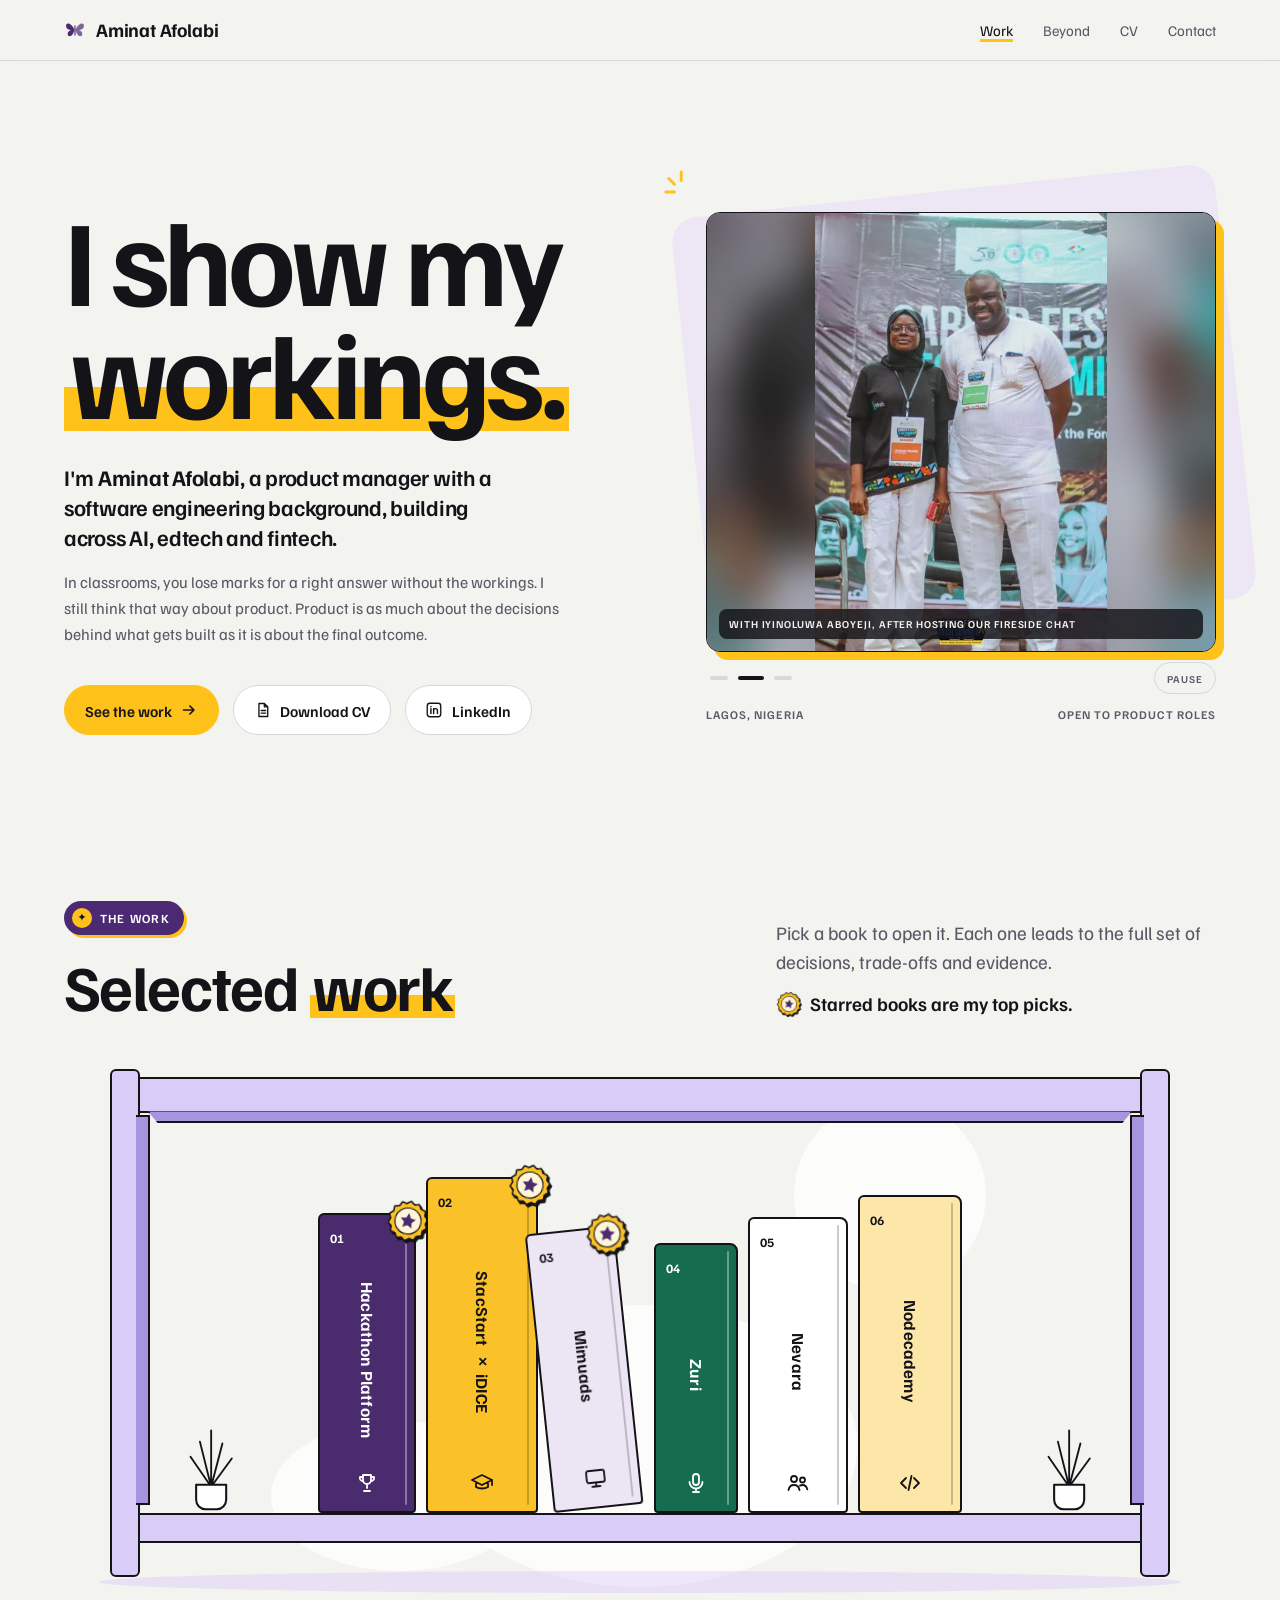
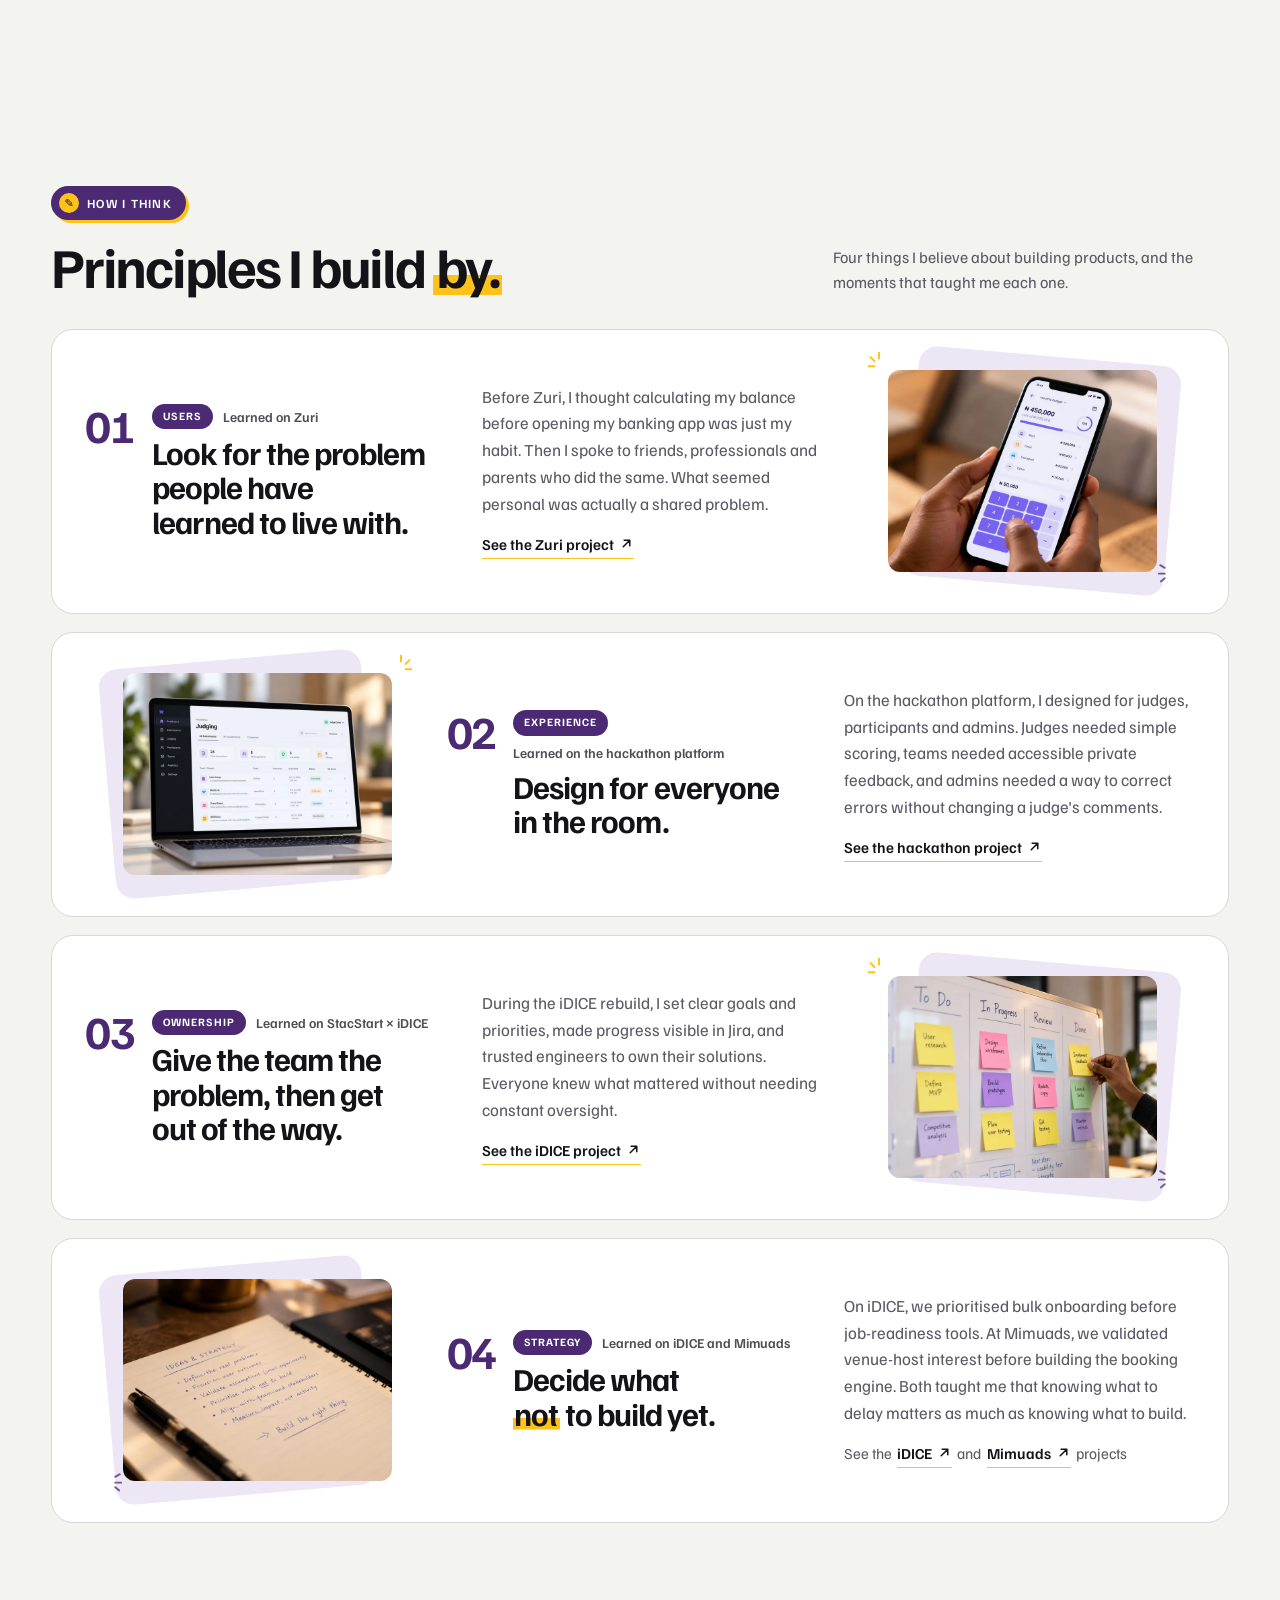
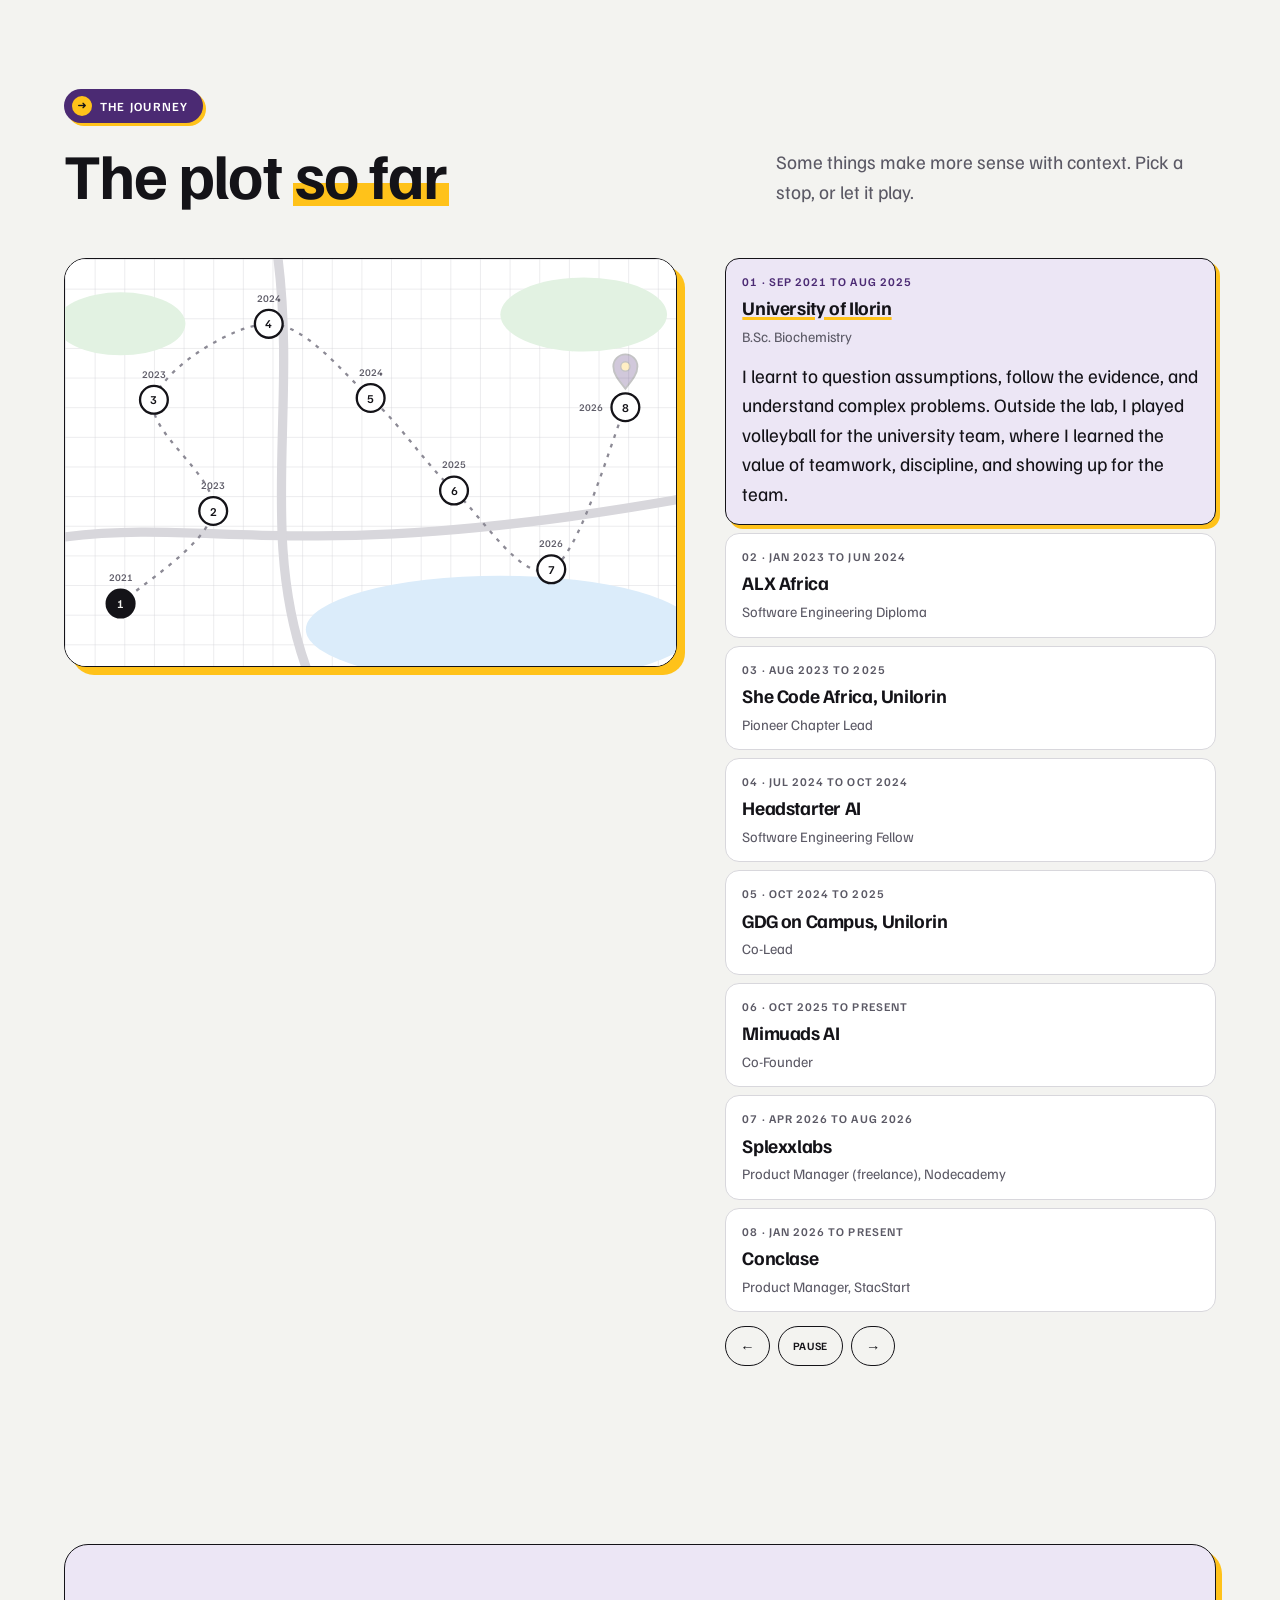
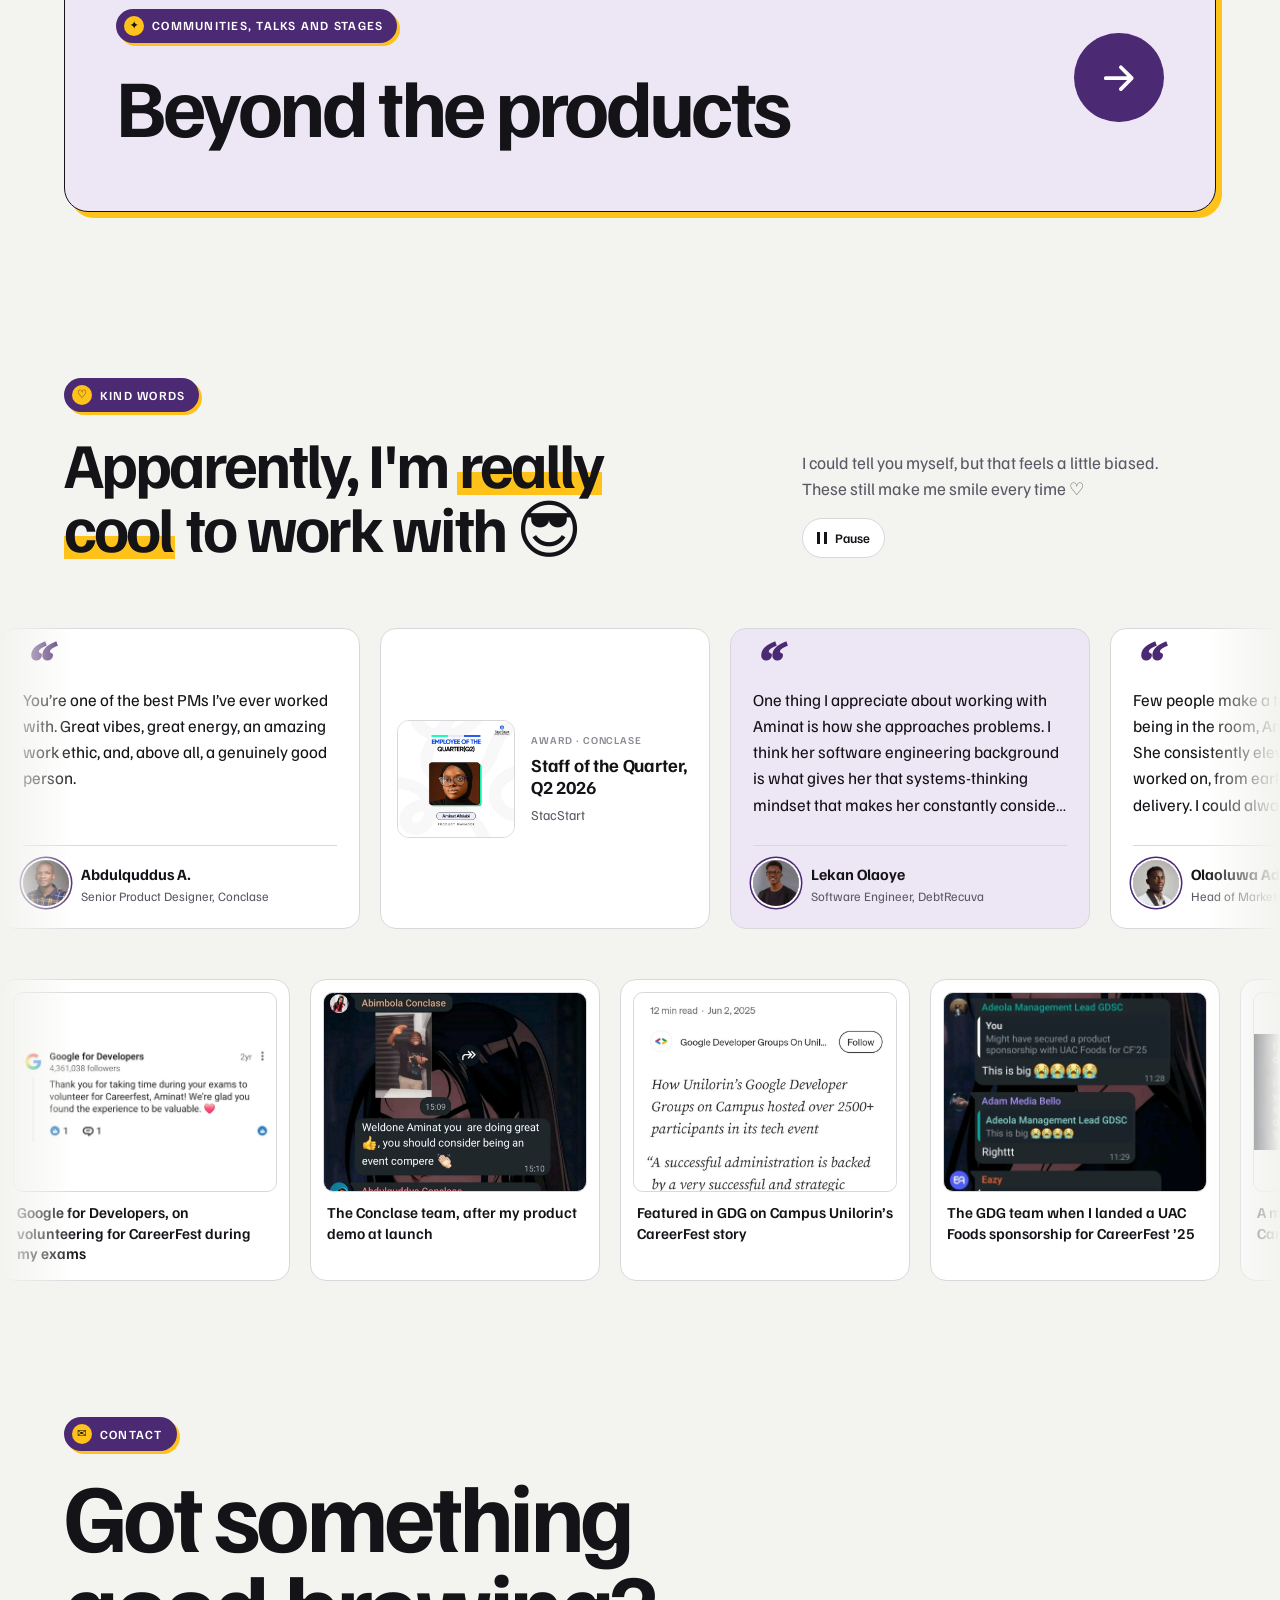
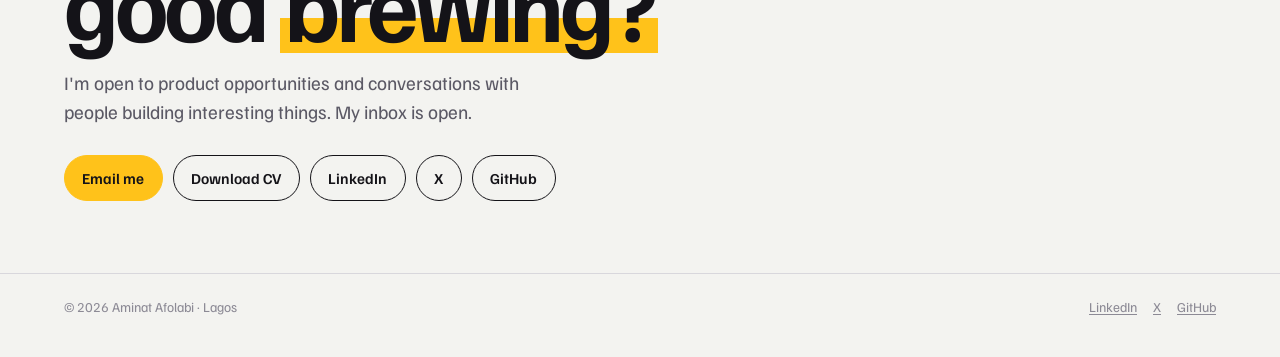
<file: index.html>
<!doctype html>
<html lang="en-GB" data-base="">
<head>
<meta charset="utf-8">
<meta name="viewport" content="width=device-width, initial-scale=1, viewport-fit=cover">
<title>Aminat Afolabi | Product Manager</title>
<meta name="description" content="Product manager with a software engineering background. Explore my work, product decisions, and the outcomes behind products I've helped build.">
<link rel="canonical" href="https://theafolabiamina.com/">
<meta name="theme-color" content="#141318">
<meta name="author" content="Aminat Afolabi">
<meta property="og:type" content="website">
<meta property="og:site_name" content="Aminat Afolabi">
<meta property="og:url" content="https://theafolabiamina.com/">
<meta property="og:title" content="Aminat Afolabi | Product Manager">
<meta property="og:description" content="Product manager with a software engineering background. Explore my work, product decisions, and the outcomes behind products I've helped build.">
<meta property="og:image" content="https://theafolabiamina.com/og-image.png">
<meta property="og:image:width" content="1200">
<meta property="og:image:height" content="630">
<meta property="og:image:alt" content="Aminat Afolabi, Product Manager. I show my workings.">
<meta name="twitter:card" content="summary_large_image">
<meta name="twitter:title" content="Aminat Afolabi | Product Manager">
<meta name="twitter:description" content="Product manager with a software engineering background. Explore my work, product decisions, and the outcomes behind products I've helped build.">
<meta name="twitter:image" content="https://theafolabiamina.com/og-image.png">
<meta name="twitter:image:alt" content="Aminat Afolabi, Product Manager. I show my workings.">
<link rel="icon" href="favicon.png" type="image/png" sizes="64x64">
<link rel="icon" href="favicon-32.png" type="image/png" sizes="32x32">
<link rel="apple-touch-icon" href="apple-touch-icon.png">
<link rel="preload" href="fonts/familjen.woff2" as="font" type="font/woff2" crossorigin>
<link rel="stylesheet" href="styles.css">
<script>document.documentElement.classList.add('js')</script>
<script async src="https://www.sabilytics.com/script.js" data-site="fq1wqhvx4m2n" data-domain="theafolabiamina.com"></script>
<script type="application/ld+json">{"@context": "https://schema.org", "@graph": [{"@type": "Person", "@id": "https://theafolabiamina.com/#person", "name": "Aminat Afolabi", "url": "https://theafolabiamina.com/", "image": "https://theafolabiamina.com/og-image.png", "jobTitle": "Product Manager", "description": "Product manager with a software engineering background.", "worksFor": {"@type": "Organization", "name": "Conclase"}, "address": {"@type": "PostalAddress", "addressLocality": "Lagos", "addressCountry": "NG"}, "alumniOf": {"@type": "CollegeOrUniversity", "name": "University of Ilorin"}, "sameAs": ["https://www.linkedin.com/in/aminat-afolabi", "https://github.com/Armina101", "https://x.com/mysterios_amina"]}, {"@type": "WebSite", "@id": "https://theafolabiamina.com/#website", "url": "https://theafolabiamina.com/", "name": "Aminat Afolabi", "description": "Product manager with a software engineering background. Explore my work, product decisions, and the outcomes behind products I've helped build.", "inLanguage": "en-GB", "publisher": {"@id": "https://theafolabiamina.com/#person"}}]}</script>
</head>
<body>
<a class="skip" href="#main">Skip to content</a>
<header class="site-head">
  <div class="wrap">
    <a class="brand" href="./" data-dev="index.html"><svg viewBox="0 0 32 32" fill="currentColor" aria-hidden="true"><path d="M15 15C11 6 3 4 3 10c0 4 4 6 8 6-4 1-7 4-5 8 2 3 7 0 9-7z"/><path d="M17 15c4-9 12-11 12-5 0 4-4 6-8 6 4 1 7 4 5 8-2 3-7 0-9-7z" opacity=".7"/><rect x="15.2" y="9" width="1.6" height="15" rx=".8"/></svg><span>Aminat Afolabi</span></a>
    <nav class="site-nav" aria-label="Main">
      <a href="work" data-dev="index.html#work" aria-current="page">Work</a>
      <a href="beyond" data-dev="beyond.html">Beyond</a>
      <a class="opt" href="#" data-profile="cv" target="_blank" rel="noopener" hidden>CV</a>
      <a href="contact" data-dev="index.html#contact">Contact</a>
    </nav>
  </div>
</header>
<main id="main">
<section class="hero wrap" aria-labelledby="hero-title">
  <div class="hero-grid">
    <div class="hero-copy">
      <h1 id="hero-title" class="rise d1">I show my<br> <span class="hl sweep">workings.</span></h1>
      <p class="who rise d2">I'm <b class="who-name">Aminat Afolabi</b>, a product manager with a software engineering background, building across AI, edtech and fintech.</p>
      <p class="why rise d2">In classrooms, you lose marks for a right answer without the workings. I still think that way about product. Product is as much about the decisions behind what gets built as it is about the final outcome.</p>
      <div class="actions hero-actions rise d3">
        <a class="btn hb hb-primary" href="work" data-dev="index.html#work">See the work <svg class="ico" viewBox="0 0 20 20" aria-hidden="true"><path d="M4 10h11M11 5.5 15.5 10 11 14.5" fill="none" stroke="currentColor" stroke-width="1.8" stroke-linecap="round" stroke-linejoin="round"/></svg></a>
        <a class="btn hb" href="#" data-profile="cv" target="_blank" rel="noopener" hidden><svg class="ico" viewBox="0 0 20 20" aria-hidden="true"><path d="M5.5 2.75h6l3.75 3.75v10.75h-9.75z M11.5 2.75V6.5h3.75 M8 10.5h5 M8 13.5h5" fill="none" stroke="currentColor" stroke-width="1.5" stroke-linejoin="round" stroke-linecap="round"/></svg>Download CV</a>
        <a class="btn hb" href="https://www.linkedin.com/in/aminat-afolabi" target="_blank" rel="noopener"><svg class="ico" viewBox="0 0 20 20" aria-hidden="true"><rect x="2.5" y="2.5" width="15" height="15" rx="3" fill="none" stroke="currentColor" stroke-width="1.5"/><path d="M6.6 8.6v5.2 M6.6 6.2v.1 M9.6 13.8v-5.2 M9.6 10.9c0-1.4.9-2.4 2.2-2.4s2 .9 2 2.4v2.9" fill="none" stroke="currentColor" stroke-width="1.6" stroke-linecap="round"/></svg>LinkedIn</a>
      </div>
    </div>
    <figure class="hero-figure rise d2" data-proofs aria-roledescription="carousel" aria-label="Aminat, and proof of the work">
      <div class="proof-frame"><div class="proof-stage">
        <div class="slide is-on" aria-hidden="false"><img src="img/portrait.webp" width="640" height="552" alt="Portrait of Aminat Afolabi in glasses and a black hijab" fetchpriority="high"></div>
        <div class="slide fit" aria-hidden="true" style="--src:url(img/cf-aboyeji.webp)"><img src="img/cf-aboyeji.webp" width="480" height="720" alt="Aminat standing beside Iyinoluwa Aboyeji at CareerFest X TechSummit" decoding="async" style="object-position:center 22%"><span class="slide-cap mono">With Iyinoluwa Aboyeji, after hosting our fireside chat</span></div>
        <div class="slide" aria-hidden="true"><img src="img/cf-crowd.webp" width="1280" height="853" alt="A packed auditorium at CareerFest X TechSummit" decoding="async"><span class="slide-cap mono">2,600+ people at CareerFest X TechSummit, which I co-led</span></div>
      </div><svg class="hero-marks" viewBox="0 0 40 40" aria-hidden="true"><path d="M20 4v9M7 11l6 6M4 25h9" fill="none" stroke="currentColor" stroke-width="3" stroke-linecap="round"/></svg></div>
      <div class="proof-controls" hidden>
        <div class="dots" role="group" aria-label="Choose photo">
          <button type="button" aria-label="Show portrait" aria-pressed="true"></button>
          <button type="button" aria-label="Show photo with Iyinoluwa Aboyeji" aria-pressed="false"></button>
          <button type="button" aria-label="Show CareerFest crowd" aria-pressed="false"></button>
        </div>
        <button type="button" class="pause mono" aria-pressed="false">Pause</button>
      </div>
      <figcaption><span class="mono">Lagos, Nigeria</span><span class="mono">Open to product roles</span></figcaption>
    </figure>
  </div>
</section>

<section class="band wrap" id="work" aria-labelledby="work-title" style="padding-top:0">
  <div class="band-head">
    <div><p class="eyebrow-pill"><span class="eyebrow-pill-dot" aria-hidden="true">✦</span>The work</p>
    <h2 id="work-title" class="sec-title">Selected <span class="hl">work</span></h2></div>
    <p>Pick a book to open it. Each one leads to the full set of decisions, trade-offs and evidence.<span class="star-note"><span class="star-note-ico" aria-hidden="true"><svg viewBox="0 0 64 64"><path class="sb-star-seal" d="M32.00 3.00 L37.67 7.14 L44.58 5.87 L47.90 12.06 L54.67 13.92 L54.97 20.94 L60.27 25.55 L57.50 32.00 L60.27 38.45 L54.97 43.06 L54.67 50.08 L47.90 51.94 L44.58 58.13 L37.67 56.86 L32.00 61.00 L26.33 56.86 L19.42 58.13 L16.10 51.94 L9.33 50.08 L9.03 43.06 L3.73 38.45 L6.50 32.00 L3.73 25.55 L9.03 20.94 L9.33 13.92 L16.10 12.06 L19.42 5.87 L26.33 7.14Z"/><circle cx="32" cy="32" r="19" class="sb-star-ring"/><path class="sb-star-ico" d="M32 20.5l3.4 7 7.7 1.1-5.6 5.4 1.3 7.7L32 38l-6.8 3.7 1.3-7.7-5.6-5.4 7.7-1.1z"/></svg></span>Starred books are my top picks.</span></p>
  </div>

  <div class="shelf" data-shelf>
    <span class="shelf-blob shelf-blob-a" aria-hidden="true"></span><span class="shelf-blob shelf-blob-b" aria-hidden="true"></span><span class="shelf-blob shelf-blob-c" aria-hidden="true"></span>
    <svg class="shelf-plant" viewBox="0 0 60 100" aria-hidden="true"><path d="M30 70 18 22M30 70 30 10M30 70 42 24M30 70 8 38M30 70 52 40" fill="none" stroke="currentColor" stroke-width="2" stroke-linecap="round"/><path d="M14 68h32v16a10 10 0 0 1-10 10H24a10 10 0 0 1-10-10z" fill="var(--raised)" stroke="currentColor" stroke-width="2.2" stroke-linejoin="round"/></svg>
    <ul class="shelf-books" aria-label="Projects"><li class="sb sb-hack"><button type="button" class="sb-btn" data-book="hack" data-n="01" data-title="Hackathon Platform" data-role="Product Manager" aria-haspopup="dialog" aria-label="Open project 01: Hackathon Platform, featured"><span class="sb-star" aria-hidden="true"><svg viewBox="0 0 64 64"><path class="sb-star-seal" d="M32.00 3.00 L37.67 7.14 L44.58 5.87 L47.90 12.06 L54.67 13.92 L54.97 20.94 L60.27 25.55 L57.50 32.00 L60.27 38.45 L54.97 43.06 L54.67 50.08 L47.90 51.94 L44.58 58.13 L37.67 56.86 L32.00 61.00 L26.33 56.86 L19.42 58.13 L16.10 51.94 L9.33 50.08 L9.03 43.06 L3.73 38.45 L6.50 32.00 L3.73 25.55 L9.03 20.94 L9.33 13.92 L16.10 12.06 L19.42 5.87 L26.33 7.14Z"/><circle cx="32" cy="32" r="19" class="sb-star-ring"/><path class="sb-star-ico" d="M32 20.5l3.4 7 7.7 1.1-5.6 5.4 1.3 7.7L32 38l-6.8 3.7 1.3-7.7-5.6-5.4 7.7-1.1z"/></svg></span><span class="sb-num">01</span><span class="sb-title">Hackathon Platform</span><span class="sb-icon"><svg viewBox="0 0 24 24" aria-hidden="true"><path d="M8 4h8v5a4 4 0 0 1-8 0zM8 6H5a3 3 0 0 0 3 4M16 6h3a3 3 0 0 1-3 4M12 13v4M9 20h6" fill="none" stroke="currentColor" stroke-width="1.8" stroke-linecap="round" stroke-linejoin="round"/></svg></span><span class="sb-edge" aria-hidden="true"></span></button></li><li class="sb sb-idice"><button type="button" class="sb-btn" data-book="idice" data-n="02" data-title="StacStart × iDICE" data-role="Product Manager" aria-haspopup="dialog" aria-label="Open project 02: StacStart × iDICE, featured"><span class="sb-star" aria-hidden="true"><svg viewBox="0 0 64 64"><path class="sb-star-seal" d="M32.00 3.00 L37.67 7.14 L44.58 5.87 L47.90 12.06 L54.67 13.92 L54.97 20.94 L60.27 25.55 L57.50 32.00 L60.27 38.45 L54.97 43.06 L54.67 50.08 L47.90 51.94 L44.58 58.13 L37.67 56.86 L32.00 61.00 L26.33 56.86 L19.42 58.13 L16.10 51.94 L9.33 50.08 L9.03 43.06 L3.73 38.45 L6.50 32.00 L3.73 25.55 L9.03 20.94 L9.33 13.92 L16.10 12.06 L19.42 5.87 L26.33 7.14Z"/><circle cx="32" cy="32" r="19" class="sb-star-ring"/><path class="sb-star-ico" d="M32 20.5l3.4 7 7.7 1.1-5.6 5.4 1.3 7.7L32 38l-6.8 3.7 1.3-7.7-5.6-5.4 7.7-1.1z"/></svg></span><span class="sb-num">02</span><span class="sb-title">StacStart × iDICE</span><span class="sb-icon"><svg viewBox="0 0 24 24" aria-hidden="true"><path d="M2 9l10-5 10 5-10 5zM6 11v5c3 2 9 2 12 0v-5M22 9v5" fill="none" stroke="currentColor" stroke-width="1.8" stroke-linecap="round" stroke-linejoin="round"/></svg></span><span class="sb-edge" aria-hidden="true"></span></button></li><li class="sb sb-mimu"><button type="button" class="sb-btn" data-book="mimu" data-n="03" data-title="Mimuads" data-role="Co-Founder, Product" aria-haspopup="dialog" aria-label="Open project 03: Mimuads, featured"><span class="sb-star" aria-hidden="true"><svg viewBox="0 0 64 64"><path class="sb-star-seal" d="M32.00 3.00 L37.67 7.14 L44.58 5.87 L47.90 12.06 L54.67 13.92 L54.97 20.94 L60.27 25.55 L57.50 32.00 L60.27 38.45 L54.97 43.06 L54.67 50.08 L47.90 51.94 L44.58 58.13 L37.67 56.86 L32.00 61.00 L26.33 56.86 L19.42 58.13 L16.10 51.94 L9.33 50.08 L9.03 43.06 L3.73 38.45 L6.50 32.00 L3.73 25.55 L9.03 20.94 L9.33 13.92 L16.10 12.06 L19.42 5.87 L26.33 7.14Z"/><circle cx="32" cy="32" r="19" class="sb-star-ring"/><path class="sb-star-ico" d="M32 20.5l3.4 7 7.7 1.1-5.6 5.4 1.3 7.7L32 38l-6.8 3.7 1.3-7.7-5.6-5.4 7.7-1.1z"/></svg></span><span class="sb-num">03</span><span class="sb-title">Mimuads</span><span class="sb-icon"><svg viewBox="0 0 24 24" aria-hidden="true"><rect x="3" y="4" width="18" height="12" rx="2" fill="none" stroke="currentColor" stroke-width="1.8"/><path d="M8 20h8M12 16v4" fill="none" stroke="currentColor" stroke-width="1.8" stroke-linecap="round"/></svg></span><span class="sb-edge" aria-hidden="true"></span></button></li><li class="sb sb-zuri"><button type="button" class="sb-btn" data-book="zuri" data-n="04" data-title="Zuri" data-role="Product Lead" aria-haspopup="dialog" aria-label="Open project 04: Zuri"><span class="sb-num">04</span><span class="sb-title">Zuri</span><span class="sb-icon"><svg viewBox="0 0 24 24" aria-hidden="true"><rect x="9" y="3" width="6" height="11" rx="3" fill="none" stroke="currentColor" stroke-width="1.8"/><path d="M5.5 11a6.5 6.5 0 0 0 13 0M12 17.5V21M9 21h6" fill="none" stroke="currentColor" stroke-width="1.8" stroke-linecap="round"/></svg></span><span class="sb-edge" aria-hidden="true"></span></button></li><li class="sb sb-nev"><button type="button" class="sb-btn" data-book="nev" data-n="05" data-title="Nevara" data-role="Product Lead" aria-haspopup="dialog" aria-label="Open project 05: Nevara"><span class="sb-num">05</span><span class="sb-title">Nevara</span><span class="sb-icon"><svg viewBox="0 0 24 24" aria-hidden="true"><circle cx="8" cy="8" r="3" fill="none" stroke="currentColor" stroke-width="1.8"/><circle cx="16.5" cy="9" r="2.5" fill="none" stroke="currentColor" stroke-width="1.8"/><path d="M2.5 19c.6-3.2 2.8-5 5.5-5s4.9 1.8 5.5 5M14 14.6c.8-.4 1.6-.6 2.5-.6 2.3 0 4.2 1.6 4.8 4.4" fill="none" stroke="currentColor" stroke-width="1.8" stroke-linecap="round"/></svg></span><span class="sb-edge" aria-hidden="true"></span></button></li><li class="sb sb-node"><button type="button" class="sb-btn" data-book="node" data-n="06" data-title="Nodecademy" data-role="Product Manager, Freelance" aria-haspopup="dialog" aria-label="Open project 06: Nodecademy"><span class="sb-num">06</span><span class="sb-title">Nodecademy</span><span class="sb-icon"><svg viewBox="0 0 24 24" aria-hidden="true"><path d="M8 7l-5 5 5 5M16 7l5 5-5 5M13.5 5l-3 14" fill="none" stroke="currentColor" stroke-width="1.8" stroke-linecap="round" stroke-linejoin="round"/></svg></span><span class="sb-edge" aria-hidden="true"></span></button></li></ul>
    <svg class="shelf-plant shelf-plant-r" viewBox="0 0 60 100" aria-hidden="true"><path d="M30 70 18 22M30 70 30 10M30 70 42 24M30 70 8 38M30 70 52 40" fill="none" stroke="currentColor" stroke-width="2" stroke-linecap="round"/><path d="M14 68h32v16a10 10 0 0 1-10 10H24a10 10 0 0 1-10-10z" fill="var(--raised)" stroke="currentColor" stroke-width="2.2" stroke-linejoin="round"/></svg>
    <span class="bcase-top" aria-hidden="true"></span><span class="bcase-post bcase-post-l" aria-hidden="true"></span><span class="bcase-post bcase-post-r" aria-hidden="true"></span>
    <div class="shelf-plank" aria-hidden="true"><span></span><span></span></div>
  </div>
  <noscript><ul class="shelf-fallback"><li><a href="work/hackathon" data-dev="work/hackathon.html">01 · Hackathon Platform</a></li><li><a href="work/stacstart-idice" data-dev="work/stacstart-idice.html">02 · StacStart × iDICE</a></li><li><a href="work/mimuads" data-dev="work/mimuads.html">03 · Mimuads</a></li><li><a href="work/zuri" data-dev="work/zuri.html">04 · Zuri</a></li><li><a href="work/nevara" data-dev="work/nevara.html">05 · Nevara</a></li><li><a href="https://www.nodecademy.com/">06 · Nodecademy</a></li></ul></noscript>
  <template id="bk-tpl-hack">
  <div class="bk-page bk-p1" data-page="1"><div class="bk-content">
    <p class="bk-big-num">01</p>
    <figure class="bk-shot"><img src="img/hk-queue.webp" width="642" height="390" alt="A judge's view of the hackathon platform: Welcome back, Amina, with a judging queue of five assigned projects, their tracks and review status, and a progress bar showing 2 of 5 reviewed" decoding="async"></figure>
    <button type="button" class="bk-cue mono" data-next>Swipe left for details <span aria-hidden="true">→</span></button>
    <span class="bk-folio mono">1</span>
  </div></div>
  <div class="bk-page bk-p2" data-page="2"><div class="bk-content">
    <p class="bk-role mono">Product Manager</p>
    <h2 class="bk-heading" id="bk-title">A hackathon where nobody leaves with just a number.</h2>
    <div class="bk-desc"><p>Most hackathons end with a ranking and silence. 96 teams deserved to know why they placed where they did.</p><p>I product-managed the judging and results experience for Borderless Bytes, spanning 323 developers across four countries.</p><p><b>The product decision:</b> Public rankings. Private feedback. Every score came with a written reason, and each team could access feedback on its own submission.</p></div>
    <ul class="bk-hl bk-hl-stats"><li class="bk-stat"><b>96</b><span>Project submissions</span></li><li class="bk-stat"><b>323</b><span>Developers across 4 countries</span></li><li class="bk-stat"><b>288</b><span>Judge scores, each with a written reason</span></li><li class="bk-stat"><b>Every team</b><span>Private feedback on its submission</span></li></ul>
    <div class="bk-links"><a class="bk-link" href="https://stacstart.com/hackathon/results" target="_blank" rel="noopener">See the live results <span aria-hidden="true">↗</span></a><a class="bk-link" href="work/hackathon" data-dev="work/hackathon.html">Read the full case study <span aria-hidden="true">→</span></a></div>
    <button type="button" class="bk-back-btn mono" data-prev><span aria-hidden="true">←</span> Back to the image</button>
    <span class="bk-folio mono">2</span>
  </div></div>
</template><template id="bk-tpl-idice">
  <div class="bk-page bk-p1" data-page="1"><div class="bk-content">
    <p class="bk-big-num">02</p>
    <figure class="bk-shot"><img src="img/idice-stacstart.webp" width="583" height="620" alt="The iDICE Scholarship listing on StacStart: a fully funded federal government initiative for digital and creative programmes, with applications open" decoding="async"></figure>
    <button type="button" class="bk-cue mono" data-next>Swipe left for details <span aria-hidden="true">→</span></button>
    <span class="bk-folio mono">1</span>
  </div></div>
  <div class="bk-page bk-p2" data-page="2"><div class="bk-content">
    <p class="bk-role mono">Product Manager</p>
    <h2 class="bk-heading" id="bk-title">One platform, two very different learners.</h2>
    <div class="bk-desc"><p>StacStart was built for academy students who sign up and pay for their learning. Then came iDICE, a federal government Skills to Jobs programme that needed the platform to support 50,000+ sponsored learners across Northwest Nigeria.</p><p>I led product and worked closely with engineering on the platform rebuild to support both programmes. The priority was clear: make large-scale learner onboarding work first, then sequence job-readiness tools around the needs of the programme. Because before learners can build skills or find opportunities, they need to get through the door.</p></div>
    <ul class="bk-hl"><li>50,000+ iDICE learners onboarded</li><li>Live for both programmes on one platform</li><li>Bulk onboarding shipped first</li><li>Job-readiness tools sequenced for later</li><li>Work made visible to the whole team in Jira</li><li>Serving learners in Northwest Nigeria</li></ul>
    <div class="bk-links"><a class="bk-link" href="https://stacstart.com" target="_blank" rel="noopener">Visit StacStart <span aria-hidden="true">↗</span></a><a class="bk-link" href="work/stacstart-idice" data-dev="work/stacstart-idice.html">Read the full case study <span aria-hidden="true">→</span></a></div>
    <button type="button" class="bk-back-btn mono" data-prev><span aria-hidden="true">←</span> Back to the image</button>
    <span class="bk-folio mono">2</span>
  </div></div>
</template><template id="bk-tpl-mimu">
  <div class="bk-page bk-p1" data-page="1"><div class="bk-content">
    <p class="bk-big-num">03</p>
    <figure class="bk-shot"><img src="img/mimu-site.webp" width="1280" height="615" alt="The usemimu.com homepage: The infrastructure layer for physical ad buying" decoding="async"></figure>
    <button type="button" class="bk-cue mono" data-next>Swipe left for details <span aria-hidden="true">→</span></button>
    <span class="bk-folio mono">1</span>
  </div></div>
  <div class="bk-page bk-p2" data-page="2"><div class="bk-content">
    <p class="bk-role mono">Co-Founder, Product</p>
    <h2 class="bk-heading" id="bk-title">Screen ads a small business can actually buy.</h2>
    <div class="bk-desc"><p>Out-of-home advertising charges for estimates and runs through agencies. Meanwhile, venue screens sit idle, burning electricity for zero return.</p><p>As co-founder on product, my call was to prove the hosts would show up before building the booking engine.</p></div>
    <ul class="bk-hl"><li>iOS and Android app live</li><li>Self-serve campaign dashboard</li><li>On-device, anonymous view counting</li><li>Ads live within 24 hours</li><li>Host-first economics with weekly payouts</li><li>Supply-side API in early access</li></ul>
    <div class="bk-links"><a class="bk-link" href="https://usemimu.com" target="_blank" rel="noopener">Visit usemimu.com <span aria-hidden="true">↗</span></a><a class="bk-link" href="work/mimuads" data-dev="work/mimuads.html">Read the full case study <span aria-hidden="true">→</span></a></div>
    <button type="button" class="bk-back-btn mono" data-prev><span aria-hidden="true">←</span> Back to the image</button>
    <span class="bk-folio mono">2</span>
  </div></div>
</template><template id="bk-tpl-zuri">
  <div class="bk-page bk-p1" data-page="1"><div class="bk-content">
    <p class="bk-big-num">04</p>
    <figure class="bk-shot"><img src="img/zuri.webp" width="657" height="613" alt="Zuri welcome screen reading Zuri, Your money, out loud, with Open an account and Enter demo buttons" decoding="async"></figure>
    <button type="button" class="bk-cue mono" data-next>Swipe left for details <span aria-hidden="true">→</span></button>
    <span class="bk-folio mono">1</span>
  </div></div>
  <div class="bk-page bk-p2" data-page="2"><div class="bk-content">
    <p class="bk-role mono">Product Lead</p>
    <h2 class="bk-heading" id="bk-title">A money assistant you talk to, in four languages.</h2>
    <div class="bk-desc"><p>Built for the Monnify × API Conference Lagos Developer Challenge, Zuri is a multilingual money assistant that helps users plan and make payments using their real spending data.</p><p>I shaped the product vision and drove product decisions, balancing a conversational experience with the trust and safeguards needed for financial transactions.</p></div>
    <ul class="bk-hl"><li>English, Pidgin, Yoruba and Hausa</li><li>Plans with your real spending</li><li>Nothing moves without confirmation and PIN</li><li>Voice-to-payment flow with real account integration</li><li>Independent transaction verification layer</li><li>Shipped in under a week</li></ul>
    <div class="bk-links"><a class="bk-link" href="https://zuri-orpin-seven.vercel.app/" target="_blank" rel="noopener">Try the demo <span aria-hidden="true">↗</span></a><a class="bk-link" href="https://drive.google.com/file/d/1WI0hQv4RBMmU1ZyccKUi3Dp_naW5KA8z/view?usp=sharing" target="_blank" rel="noopener">Pitch deck <span aria-hidden="true">↗</span></a><a class="bk-link" href="work/zuri" data-dev="work/zuri.html">Read the case study <span aria-hidden="true">→</span></a></div>
    <button type="button" class="bk-back-btn mono" data-prev><span aria-hidden="true">←</span> Back to the image</button>
    <span class="bk-folio mono">2</span>
  </div></div>
</template><template id="bk-tpl-nev">
  <div class="bk-page bk-p1" data-page="1"><div class="bk-content">
    <p class="bk-big-num">05</p>
    <figure class="bk-shot"><img src="img/nevara-alatpay.webp" width="863" height="480" alt="Slide from the Nevara pitch deck titled How ALATPay powers Nevara, explaining the Bank Transfer API, webhooks and transaction monitoring" decoding="async"></figure>
    <button type="button" class="bk-cue mono" data-next>Swipe left for details <span aria-hidden="true">→</span></button>
    <span class="bk-folio mono">1</span>
  </div></div>
  <div class="bk-page bk-p2" data-page="2"><div class="bk-content">
    <p class="bk-role mono">Product Lead</p>
    <h2 class="bk-heading" id="bk-title">Group payment collection that knows who paid.</h2>
    <div class="bk-desc"><p>Group payments get messy when someone has to match bank alerts to people just to figure out who has paid.</p><p>Nevara is a group payment collection platform that gives every payer a unique virtual account and updates payment status automatically as transfers arrive. The idea came from a weekend I spent matching bank alerts to people for a friend’s asoebi.</p><p>I led product strategy and designed the collection workflow, then led the pitch.</p></div>
    <ul class="bk-hl"><li>2nd place, ALAT by Wema Buildathon 2026</li><li>A unique virtual account for every payer</li><li>Webhooks update both dashboards instantly</li><li>Live payment history for collectors</li><li>Led product strategy and the collection workflow</li><li>Led the pitch</li></ul>
    <div class="bk-links"><a class="bk-link" href="https://drive.google.com/file/d/1_WzfguJXYPybaouAVrhMz_KWhtLVdKk3/view?usp=sharing" target="_blank" rel="noopener">Pitch deck <span aria-hidden="true">↗</span></a><a class="bk-link" href="work/nevara" data-dev="work/nevara.html">Read the case study <span aria-hidden="true">→</span></a></div>
    <button type="button" class="bk-back-btn mono" data-prev><span aria-hidden="true">←</span> Back to the image</button>
    <span class="bk-folio mono">2</span>
  </div></div>
</template><template id="bk-tpl-node">
  <div class="bk-page bk-p1" data-page="1"><div class="bk-content">
    <p class="bk-big-num">06</p>
    <figure class="bk-shot"><img src="img/nodecademy.webp" width="1269" height="550" alt="Nodecademy homepage with the headline Build Real-World Skills. Launch A Real Career., Join Waitlist and Explore all programs buttons" decoding="async"></figure>
    <button type="button" class="bk-cue mono" data-next>Swipe left for details <span aria-hidden="true">→</span></button>
    <span class="bk-folio mono">1</span>
  </div></div>
  <div class="bk-page bk-p2" data-page="2"><div class="bk-content">
    <p class="bk-role mono">Product Manager, Freelance</p>
    <h2 class="bk-heading" id="bk-title">The website and LMS behind an engineering school.</h2>
    <div class="bk-desc"><p>I product-managed work across the public-facing website, application tracking and payment workflows, and the Learning Management System (LMS).</p><p>I mapped end-to-end user flows across these experiences and conducted user research, speaking with the internal team of tutors to understand their needs. I translated those insights and business requirements into PRDs and acceptance criteria to guide engineering and align delivery across the platform.</p></div>
    <ul class="bk-hl"><li>Five tracks over 24 weeks</li><li>Website for applications and payments</li><li>LMS supporting 50+ users and growing</li><li>Problem-first PRDs with acceptance criteria</li><li>Webinar series with engineers from Meta and Netflix</li></ul>
    <div class="bk-links"><a class="bk-link" href="https://www.nodecademy.com/" target="_blank" rel="noopener">Visit nodecademy.com <span aria-hidden="true">↗</span></a></div>
    <button type="button" class="bk-back-btn mono" data-prev><span aria-hidden="true">←</span> Back to the image</button>
    <span class="bk-folio mono">2</span>
  </div></div>
</template>
  <div class="bko" data-bko hidden>
    <button type="button" class="bko-backdrop" tabindex="-1" aria-label="Close project"></button>
    <div class="bko-dialog" role="dialog" aria-modal="true" aria-labelledby="bk-title">
      <button type="button" class="bko-close"><svg viewBox="0 0 20 20" aria-hidden="true"><path d="M5 5l10 10M15 5 5 15" fill="none" stroke="currentColor" stroke-width="2" stroke-linecap="round"/></svg>Close</button>
      <div class="bk">
        <div class="bk-backcover" aria-hidden="true"></div>
        <div class="bk-pages"></div>
        <div class="bk-spine" aria-hidden="true"></div>
        <div class="bk-cover" aria-hidden="true"><span class="bk-cover-num"></span><span class="bk-cover-title"></span><span class="bk-cover-role mono"></span><span class="bk-cover-icon"></span></div>
      </div>
    </div>
  </div>
</section>

<section class="think" id="thinking" aria-labelledby="think-title">
  <div class="think-wrap">
    <div class="think-head">
      <div><p class="eyebrow-pill"><span class="eyebrow-pill-dot" aria-hidden="true">✎</span>How I think</p>
      <h2 id="think-title" class="sec-title">Principles I build <span class="hl">by.</span></h2></div>
      <p>Four things I believe about building products, and the moments that taught me each one.</p>
    </div>
    <article class="tk-row tk-odd" aria-labelledby="tk-h1">
      <div class="tk-text">
      <div class="tk-head">
        <p class="tk-num">01</p>
        <p class="tk-cat"><span class="tk-chip">Users</span><span class="tk-ref">Learned on Zuri</span></p>
        <h3 id="tk-h1">Look for the problem people have learned to live with.</h3>
      </div>
      <div class="tk-body">
        <p>Before Zuri, I thought calculating my balance before opening my banking app was just my habit. Then I spoke to friends, professionals and parents who did the same. What seemed personal was actually a shared problem.</p>
        <a class="tk-link" href="#work" data-open-book="zuri">See the Zuri project <svg class="ico" viewBox="0 0 16 16" aria-hidden="true"><path d="M4.5 11.5l7-7M5.5 4.5h6v6" fill="none" stroke="currentColor" stroke-width="1.6" stroke-linecap="round" stroke-linejoin="round"/></svg></a>
      </div>
      </div>
      <figure class="tk-media">
        <div class="tk-frame"><img src="img/think-budget.webp" width="800" height="600" alt="A person checking a budget on a phone app" loading="lazy" decoding="async"></div><svg class="tk-marks tk-y" viewBox="0 0 40 40" aria-hidden="true"><path d="M20 4v9M7 11l6 6M4 25h9" fill="none" stroke="currentColor" stroke-width="3" stroke-linecap="round"/></svg><svg class="tk-marks tk-p" viewBox="0 0 40 40" aria-hidden="true"><path d="M8 8l7 4M6 21h9M9 33l6-5" fill="none" stroke="currentColor" stroke-width="3" stroke-linecap="round"/></svg>
      </figure>
    </article>
    <article class="tk-row tk-even" aria-labelledby="tk-h2">
      <div class="tk-text">
      <div class="tk-head">
        <p class="tk-num">02</p>
        <p class="tk-cat"><span class="tk-chip">Experience</span><span class="tk-ref">Learned on the hackathon platform</span></p>
        <h3 id="tk-h2">Design for everyone in the room.</h3>
      </div>
      <div class="tk-body">
        <p>On the hackathon platform, I designed for judges, participants and admins. Judges needed simple scoring, teams needed accessible private feedback, and admins needed a way to correct errors without changing a judge's comments.</p>
        <a class="tk-link" href="work/hackathon" data-dev="work/hackathon.html">See the hackathon project <svg class="ico" viewBox="0 0 16 16" aria-hidden="true"><path d="M4.5 11.5l7-7M5.5 4.5h6v6" fill="none" stroke="currentColor" stroke-width="1.6" stroke-linecap="round" stroke-linejoin="round"/></svg></a>
      </div>
      </div>
      <figure class="tk-media">
        <div class="tk-frame"><img src="img/think-judging.webp" width="800" height="600" alt="A laptop showing a hackathon judging dashboard" loading="lazy" decoding="async"></div><svg class="tk-marks tk-y" viewBox="0 0 40 40" aria-hidden="true"><path d="M20 4v9M7 11l6 6M4 25h9" fill="none" stroke="currentColor" stroke-width="3" stroke-linecap="round"/></svg><svg class="tk-marks tk-p" viewBox="0 0 40 40" aria-hidden="true"><path d="M8 8l7 4M6 21h9M9 33l6-5" fill="none" stroke="currentColor" stroke-width="3" stroke-linecap="round"/></svg>
      </figure>
    </article>
    <article class="tk-row tk-odd" aria-labelledby="tk-h3">
      <div class="tk-text">
      <div class="tk-head">
        <p class="tk-num">03</p>
        <p class="tk-cat"><span class="tk-chip">Ownership</span><span class="tk-ref">Learned on StacStart × iDICE</span></p>
        <h3 id="tk-h3">Give the team the problem, then get out of the way.</h3>
      </div>
      <div class="tk-body">
        <p>During the iDICE rebuild, I set clear goals and priorities, made progress visible in Jira, and trusted engineers to own their solutions. Everyone knew what mattered without needing constant oversight.</p>
        <a class="tk-link" href="work/stacstart-idice" data-dev="work/stacstart-idice.html">See the iDICE project <svg class="ico" viewBox="0 0 16 16" aria-hidden="true"><path d="M4.5 11.5l7-7M5.5 4.5h6v6" fill="none" stroke="currentColor" stroke-width="1.6" stroke-linecap="round" stroke-linejoin="round"/></svg></a>
      </div>
      </div>
      <figure class="tk-media">
        <div class="tk-frame"><img src="img/think-kanban.webp" width="800" height="600" alt="A Kanban board of sticky notes moving from To Do to Done" loading="lazy" decoding="async"></div><svg class="tk-marks tk-y" viewBox="0 0 40 40" aria-hidden="true"><path d="M20 4v9M7 11l6 6M4 25h9" fill="none" stroke="currentColor" stroke-width="3" stroke-linecap="round"/></svg><svg class="tk-marks tk-p" viewBox="0 0 40 40" aria-hidden="true"><path d="M8 8l7 4M6 21h9M9 33l6-5" fill="none" stroke="currentColor" stroke-width="3" stroke-linecap="round"/></svg>
      </figure>
    </article>
    <article class="tk-row tk-even" aria-labelledby="tk-h4">
      <div class="tk-text">
      <div class="tk-head">
        <p class="tk-num">04</p>
        <p class="tk-cat"><span class="tk-chip">Strategy</span><span class="tk-ref">Learned on iDICE and Mimuads</span></p>
        <h3 id="tk-h4">Decide what <span class="hl">not</span> to build yet.</h3>
      </div>
      <div class="tk-body">
        <p>On iDICE, we prioritised bulk onboarding before job-readiness tools. At Mimuads, we validated venue-host interest before building the booking engine. Both taught me that knowing what to delay matters as much as knowing what to build.</p>
        <span class="tk-links">See the <a class="tk-link" href="work/stacstart-idice" data-dev="work/stacstart-idice.html">iDICE <svg class="ico" viewBox="0 0 16 16" aria-hidden="true"><path d="M4.5 11.5l7-7M5.5 4.5h6v6" fill="none" stroke="currentColor" stroke-width="1.6" stroke-linecap="round" stroke-linejoin="round"/></svg></a> and <a class="tk-link" href="work/mimuads" data-dev="work/mimuads.html">Mimuads <svg class="ico" viewBox="0 0 16 16" aria-hidden="true"><path d="M4.5 11.5l7-7M5.5 4.5h6v6" fill="none" stroke="currentColor" stroke-width="1.6" stroke-linecap="round" stroke-linejoin="round"/></svg></a> projects</span>
      </div>
      </div>
      <figure class="tk-media">
        <div class="tk-frame"><img src="img/think-notebook.webp" width="800" height="600" alt="A notebook page headed Ideas and Strategy" loading="lazy" decoding="async"></div><svg class="tk-marks tk-y" viewBox="0 0 40 40" aria-hidden="true"><path d="M20 4v9M7 11l6 6M4 25h9" fill="none" stroke="currentColor" stroke-width="3" stroke-linecap="round"/></svg><svg class="tk-marks tk-p" viewBox="0 0 40 40" aria-hidden="true"><path d="M8 8l7 4M6 21h9M9 33l6-5" fill="none" stroke="currentColor" stroke-width="3" stroke-linecap="round"/></svg>
      </figure>
    </article>
  </div>
</section>

<section class="band wrap" id="journey" aria-labelledby="j-title">
  <div class="band-head"><div><p class="eyebrow-pill"><span class="eyebrow-pill-dot" aria-hidden="true">➜</span>The journey</p><h2 id="j-title" class="sec-title">The plot <span class="hl">so far</span></h2></div><p>Some things make more sense with context. Pick a stop, or let it play.</p></div>
  <div class="jtrip" data-journey>
    <figure class="jmap" aria-hidden="true">
      <svg viewBox="0 0 660 440" role="presentation">
        <defs><pattern id="jgrid" width="32" height="32" patternUnits="userSpaceOnUse"><path d="M32 0H0V32" fill="none" class="jgrid-line"/></pattern></defs>
        <rect width="660" height="440" class="jbg"/><rect width="660" height="440" fill="url(#jgrid)"/>
        <ellipse cx="470" cy="400" rx="210" ry="58" class="jwater"/><ellipse cx="560" cy="60" rx="90" ry="40" class="jgreen"/><ellipse cx="60" cy="70" rx="70" ry="34" class="jgreen"/>
        <path d="M0 300 C160 280 260 330 660 260" class="jstreet"/><path d="M230 0 C250 160 210 300 260 440" class="jstreet"/>
        <path d="M60,372 C76.7,355.3 154.0,308.7 160,272 C166.0,235.3 86.0,185.7 96,152 C106.0,118.3 181.0,70.3 220,70 C259.0,69.7 296.7,120.0 330,150 C363.3,180.0 387.5,219.2 420,250 C452.5,280.8 494.2,350.0 525,335 C555.8,320.0 591.7,189.2 605,160" class="route-base"/>
        <path d="M60,372 C76.7,355.3 154.0,308.7 160,272 C166.0,235.3 86.0,185.7 96,152 C106.0,118.3 181.0,70.3 220,70 C259.0,69.7 296.7,120.0 330,150 C363.3,180.0 387.5,219.2 420,250 C452.5,280.8 494.2,350.0 525,335 C555.8,320.0 591.7,189.2 605,160" class="route-draw" id="route-draw"/>
        <g class="pin" data-i="0" transform="translate(60,372)"><circle r="15"/><text y="5" text-anchor="middle">1</text><text class="yr" y="-24" text-anchor="middle">2021</text></g><g class="pin" data-i="1" transform="translate(160,272)"><circle r="15"/><text y="5" text-anchor="middle">2</text><text class="yr" y="-24" text-anchor="middle">2023</text></g><g class="pin" data-i="2" transform="translate(96,152)"><circle r="15"/><text y="5" text-anchor="middle">3</text><text class="yr" y="-24" text-anchor="middle">2023</text></g><g class="pin" data-i="3" transform="translate(220,70)"><circle r="15"/><text y="5" text-anchor="middle">4</text><text class="yr" y="-24" text-anchor="middle">2024</text></g><g class="pin" data-i="4" transform="translate(330,150)"><circle r="15"/><text y="5" text-anchor="middle">5</text><text class="yr" y="-24" text-anchor="middle">2024</text></g><g class="pin" data-i="5" transform="translate(420,250)"><circle r="15"/><text y="5" text-anchor="middle">6</text><text class="yr" y="-24" text-anchor="middle">2025</text></g><g class="pin" data-i="6" transform="translate(525,335)"><circle r="15"/><text y="5" text-anchor="middle">7</text><text class="yr" y="-24" text-anchor="middle">2026</text></g><g class="pin pin-now" data-i="7" transform="translate(605,160)"><circle class="now-pulse" r="15"/><circle class="now-pulse now-pulse-2" r="15"/><circle r="15"/><text y="5" text-anchor="middle">8</text><text class="yr" x="-24" y="4" text-anchor="end">2026</text><g class="now-marker"><g class="now-bob"><path d="M0 -20 C-8 -30 -13 -36 -13 -44 a13 13 0 1 1 26 0 c0 8 -5 14 -13 24z"/><circle cy="-44" r="5"/></g></g></g>
      </svg>
    </figure>
    <div class="stops-col">
      <ol class="stops"><li class="stop" data-i="0"><button type="button" class="stop-head" aria-expanded="true"><span class="stop-n mono">01 · Sep 2021 to Aug 2025</span><b>University of Ilorin</b><small>B.Sc. Biochemistry</small></button><div class="stop-body"><p>I learnt to question assumptions, follow the evidence, and understand complex problems. Outside the lab, I played volleyball for the university team, where I learned the value of teamwork, discipline, and showing up for the team.</p></div></li><li class="stop" data-i="1"><button type="button" class="stop-head" aria-expanded="true"><span class="stop-n mono">02 · Jan 2023 to Jun 2024</span><b>ALX Africa</b><small>Software Engineering Diploma</small></button><div class="stop-body"><p>Built a foundation in software engineering, front-end development, and practical problem-solving. My projects, including my capstone, are available on <a href="https://github.com/Armina101" target="_blank" rel="noopener">GitHub ↗</a></p></div></li><li class="stop" data-i="2"><button type="button" class="stop-head" aria-expanded="true"><span class="stop-n mono">03 · Aug 2023 to 2025</span><b>She Code Africa, Unilorin</b><small>Pioneer Chapter Lead</small></button><div class="stop-body"><p>Started the university's first female-focused tech community and grew it to 350+ members.</p></div></li><li class="stop" data-i="3"><button type="button" class="stop-head" aria-expanded="true"><span class="stop-n mono">04 · Jul 2024 to Oct 2024</span><b>Headstarter AI</b><small>Software Engineering Fellow</small></button><div class="stop-body"><p>US-based software engineering fellowship where I strengthened my development skills through hands-on projects, building applications and practising technical problem-solving. The experience deepened my understanding of how software is built, tested, and improved.</p></div></li><li class="stop" data-i="4"><button type="button" class="stop-head" aria-expanded="true"><span class="stop-n mono">05 · Oct 2024 to 2025</span><b>GDG on Campus, Unilorin</b><small>Co-Lead</small></button><div class="stop-body"><p>Grew membership 40% in a year to the largest GDG on Campus chapter in Sub-Saharan Africa, and co-led CareerFest X TechSummit for 2,600+ people.</p></div></li><li class="stop" data-i="5" data-dwell="6000"><button type="button" class="stop-head" aria-expanded="true"><span class="stop-n mono">06 · Oct 2025 to Present</span><b>Mimuads AI</b><small>Co-Founder</small></button><div class="stop-body"><p>Co-founded with Femi Obadimu, we are building a self-serve marketplace for verified digital screen advertising. Now live in Lagos, the platform is growing as we work to simplify how businesses discover, book, and manage out-of-home advertising. So far, we’ve onboarded 50+ users across both sides of the marketplace, with 31 screen hosts and 20+ businesses listing their offerings on the platform. <a href="work/mimuads" data-dev="work/mimuads.html">Read the case study</a>.</p></div></li><li class="stop" data-i="6" data-dwell="6000"><button type="button" class="stop-head" aria-expanded="true"><span class="stop-n mono">07 · Apr 2026 to Aug 2026</span><b>Splexxlabs</b><small>Product Manager (freelance), Nodecademy</small></button><div class="stop-body"><p>Led product development for <a href="https://www.nodecademy.com/" target="_blank" rel="noopener">Nodecademy</a> at Splexxlabs, spanning the public-facing website, application tracking and payment workflows, and the Learning Management System (LMS). Translated business needs into Product Requirements Documents (PRDs) to guide engineering and align delivery across these connected experiences. The platform currently serves 50+ users and continues to scale.</p></div></li><li class="stop stop-now" data-i="7" data-dwell="9000"><button type="button" class="stop-head" aria-expanded="true"><span class="stop-n mono">08 · Jan 2026 to Present</span><b>Conclase</b><small>Product Manager, StacStart</small></button><div class="stop-body"><p>As a Product Manager at Conclase, I contribute to building and scaling StacStart, an AI-powered talent platform designed to bridge the gap between learning and employment. The platform brings together two complementary experiences: a Learning Management System (LMS) that supports learners in developing in-demand skills, and StacStart Jobs, which connects jobseekers with recruiters.</p><p>One of my key contributions has been leading the rebuild of the StacStart LMS to support the iDICE Skills to Jobs programme, commissioned by the Bank of Industry, which targets 50,000+ learners across Northwest Nigeria, with StacStart as the implementation partner. Since inception, StacStart (formerly Conclase Academy) has also supported 10,000+ users across its learning and job application platform.</p><p>My work spans translating business needs into product requirements, collaborating with engineering and cross-functional teams, and driving product delivery from planning through implementation. I also product-managed the platform for the <a href="work/hackathon" data-dev="work/hackathon.html">Borderless Bytes Hackathon</a> and transitioned the software development workflow from WhatsApp-based coordination to Jira, improving visibility and collaboration across the development lifecycle. In recognition of my contributions, I was named Staff of the Quarter for Q2 2026.</p></div></li></ol>
      <div class="j-controls" hidden><button type="button" class="j-prev" aria-label="Previous stop">←</button><button type="button" class="j-play mono">Pause</button><button type="button" class="j-next" aria-label="Next stop">→</button></div>
    </div>
  </div>
</section>


<section class="beyond-cta-band" aria-label="Beyond the products">
  <a class="beyond-cta wrap" href="beyond" data-dev="beyond.html#main">
    <span class="bc-text"><span class="eyebrow-pill"><span class="eyebrow-pill-dot" aria-hidden="true">✦</span>Communities, talks and stages</span><span class="bc-title"><span>Beyond the products</span></span></span>
    <span class="bc-arrow" aria-hidden="true"><svg viewBox="0 0 24 24"><path d="M4 12h15M13 5.5 19.5 12 13 18.5" fill="none" stroke="currentColor" stroke-width="2.2" stroke-linecap="round" stroke-linejoin="round"/></svg></span>
  </a>
</section>

<section class="kw" id="kind-words" aria-labelledby="kw-title" data-kw>
  <div class="kw-head wrap">
    <div>
      <p class="eyebrow-pill"><span class="eyebrow-pill-dot" aria-hidden="true">♡</span>Kind words</p>
      <h2 id="kw-title">Apparently, I'm <span class="hl">really cool</span> to work with 😎</h2>
    </div>
    <div class="kw-side">
      <p class="kw-sub">I could tell you myself, but that feels a little biased. These still make me smile every time ♡</p>
      <button type="button" class="kw-pause" aria-pressed="false" hidden><span class="kw-pause-ico" aria-hidden="true"></span><span class="kw-pause-txt">Pause</span></button>
    </div>
  </div>
  <div class="kw-reels"><div class="kw-reel kw-reel-1"><div class="kw-track"><ul class="kw-set" aria-label="Recommendations and awards"><li class="kw-item" data-id="abdulquddus"><button type="button" class="kw-card kw-rec kw-tone-cream" aria-haspopup="dialog" aria-label="Recommendation from Abdulquddus A.. Open"><span class="kw-qmark" aria-hidden="true">“</span><span class="kw-quote">You’re one of the best PMs I’ve ever worked with. Great vibes, great energy, an amazing work ethic, and, above all, a genuinely good person.</span><span class="kw-who"><img src="img/hs-abdulquddus.webp" width="240" height="240" alt="" fetchpriority="low" decoding="async"><span><b>Abdulquddus A.</b><small>Senior Product Designer, Conclase</small></span></span></button></li><li class="kw-item" data-id="staff-of-quarter"><button type="button" class="kw-card kw-photo" aria-haspopup="dialog" aria-label="Staff of the Quarter, Q2 2026. Open"><span class="kw-ph"><img src="img/award-eotq.webp" width="800" height="800" alt="" fetchpriority="low" decoding="async"></span><span class="kw-ph-txt"><span class="kw-src mono">Award · Conclase</span><b>Staff of the Quarter, Q2 2026</b><small>StacStart</small></span></button></li><li class="kw-item" data-id="lekan"><button type="button" class="kw-card kw-rec kw-tone-lilac" aria-haspopup="dialog" aria-label="Recommendation from Lekan Olaoye. Open"><span class="kw-qmark" aria-hidden="true">“</span><span class="kw-quote">One thing I appreciate about working with Aminat is how she approaches problems. I think her software engineering background is what gives her that systems-thinking mindset that makes her constantly consider how different parts of a product fit together rather than focusing only on the feature in front of her. I believe she’d be a great addition to any product team.</span><span class="kw-who"><img src="img/hs-lekan.webp" width="240" height="240" alt="" fetchpriority="low" decoding="async"><span><b>Lekan Olaoye</b><small>Software Engineer, DebtRecuva</small></span></span></button></li><li class="kw-item" data-id="olaoluwa"><button type="button" class="kw-card kw-rec kw-tone-cream" aria-haspopup="dialog" aria-label="Recommendation from Olaoluwa Adesakin. Open"><span class="kw-qmark" aria-hidden="true">“</span><span class="kw-quote">Few people make a team better just by being in the room, Aminat is one of them. She consistently elevated every project we worked on, from early brainstorms to final delivery. I could always count on her to follow through, even during short deadlines.</span><span class="kw-who"><img src="img/hs-olaoluwa.webp" width="240" height="240" alt="" fetchpriority="low" decoding="async"><span><b>Olaoluwa Adesakin</b><small>Head of Marketing Operations, Conclase</small></span></span></button></li><li class="kw-item" data-id="habeeb"><button type="button" class="kw-card kw-rec kw-tone-butter" aria-haspopup="dialog" aria-label="Recommendation from Habeeb Ajibola. Open"><span class="kw-qmark" aria-hidden="true">“</span><span class="kw-quote">Aminat is an exceptional product manager whose strong leadership and deep domain expertise make her an invaluable asset to any team. Having worked alongside her, I consistently admired her high energy, resilience in tackling complex challenges, and natural charisma. She is a dedicated professional who takes full ownership of her work, and any organization would be fortunate to have her on board.</span><span class="kw-who"><img src="img/hs-habeeb.webp" width="240" height="240" alt="" fetchpriority="low" decoding="async"><span><b>Habeeb Ajibola</b><small>Community Manager, Conclase and Web3Afrika</small></span></span></button></li><li class="kw-item" data-id="saka"><button type="button" class="kw-card kw-rec kw-tone-lilac" aria-haspopup="dialog" aria-label="Recommendation from Saka Jamiu. Open"><span class="kw-qmark" aria-hidden="true">“</span><span class="kw-quote">I had the pleasure of working with her, and I can confidently attest to her exceptional work ethic, professionalism, and dedication to excellence. She is a highly dependable and results-driven Product Owner who consistently demonstrates strong ownership, attention to detail, and a genuine commitment to delivering value. Her ability to communicate effectively, collaborate across teams, and balance business objectives with user needs makes her a valuable asset to any organization.</span><span class="kw-who"><img src="img/hs-saka.webp" width="240" height="240" alt="" fetchpriority="low" decoding="async"><span><b>Saka Jamiu</b><small>Senior Software Engineer, FCMB and Conclase</small></span></span></button></li><li class="kw-item" data-id="abimbola"><button type="button" class="kw-card kw-rec kw-tone-cream" aria-haspopup="dialog" aria-label="Recommendation from Abimbola Adeoye. Open"><span class="kw-qmark" aria-hidden="true">“</span><span class="kw-quote">Aminat is very good and hardworking product manager, she pays attention to the very little and important details, she&#x27;s prompt, she&#x27;s attentive and always willing to listen and assist where necessary. I enjoy working with her.</span><span class="kw-who"><img src="img/hs-abimbola.webp" width="240" height="240" alt="" fetchpriority="low" decoding="async"><span><b>Abimbola Adeoye</b><small>Business Development Lead, Conclase</small></span></span></button></li><li class="kw-item" data-id="alat-runner-up"><button type="button" class="kw-card kw-award" aria-haspopup="dialog" aria-label="Runner-up at the ALAT by Wema Buildathon 2026, for Nevara. Open"><span class="kw-src mono">Award</span><span class="kw-award-big">2nd place</span><b>ALAT by Wema Buildathon 2026</b><small>For Nevara, built on ALATPay</small></button></li></ul><ul class="kw-set kw-dup" aria-hidden="true"><li class="kw-item" data-id="abdulquddus"><button type="button" class="kw-card kw-rec kw-tone-cream" aria-haspopup="dialog" aria-label="Recommendation from Abdulquddus A.. Open" tabindex="-1"><span class="kw-qmark" aria-hidden="true">“</span><span class="kw-quote">You’re one of the best PMs I’ve ever worked with. Great vibes, great energy, an amazing work ethic, and, above all, a genuinely good person.</span><span class="kw-who"><img src="img/hs-abdulquddus.webp" width="240" height="240" alt="" fetchpriority="low" decoding="async"><span><b>Abdulquddus A.</b><small>Senior Product Designer, Conclase</small></span></span></button></li><li class="kw-item" data-id="staff-of-quarter"><button type="button" class="kw-card kw-photo" aria-haspopup="dialog" aria-label="Staff of the Quarter, Q2 2026. Open" tabindex="-1"><span class="kw-ph"><img src="img/award-eotq.webp" width="800" height="800" alt="" fetchpriority="low" decoding="async"></span><span class="kw-ph-txt"><span class="kw-src mono">Award · Conclase</span><b>Staff of the Quarter, Q2 2026</b><small>StacStart</small></span></button></li><li class="kw-item" data-id="lekan"><button type="button" class="kw-card kw-rec kw-tone-lilac" aria-haspopup="dialog" aria-label="Recommendation from Lekan Olaoye. Open" tabindex="-1"><span class="kw-qmark" aria-hidden="true">“</span><span class="kw-quote">One thing I appreciate about working with Aminat is how she approaches problems. I think her software engineering background is what gives her that systems-thinking mindset that makes her constantly consider how different parts of a product fit together rather than focusing only on the feature in front of her. I believe she’d be a great addition to any product team.</span><span class="kw-who"><img src="img/hs-lekan.webp" width="240" height="240" alt="" fetchpriority="low" decoding="async"><span><b>Lekan Olaoye</b><small>Software Engineer, DebtRecuva</small></span></span></button></li><li class="kw-item" data-id="olaoluwa"><button type="button" class="kw-card kw-rec kw-tone-cream" aria-haspopup="dialog" aria-label="Recommendation from Olaoluwa Adesakin. Open" tabindex="-1"><span class="kw-qmark" aria-hidden="true">“</span><span class="kw-quote">Few people make a team better just by being in the room, Aminat is one of them. She consistently elevated every project we worked on, from early brainstorms to final delivery. I could always count on her to follow through, even during short deadlines.</span><span class="kw-who"><img src="img/hs-olaoluwa.webp" width="240" height="240" alt="" fetchpriority="low" decoding="async"><span><b>Olaoluwa Adesakin</b><small>Head of Marketing Operations, Conclase</small></span></span></button></li><li class="kw-item" data-id="habeeb"><button type="button" class="kw-card kw-rec kw-tone-butter" aria-haspopup="dialog" aria-label="Recommendation from Habeeb Ajibola. Open" tabindex="-1"><span class="kw-qmark" aria-hidden="true">“</span><span class="kw-quote">Aminat is an exceptional product manager whose strong leadership and deep domain expertise make her an invaluable asset to any team. Having worked alongside her, I consistently admired her high energy, resilience in tackling complex challenges, and natural charisma. She is a dedicated professional who takes full ownership of her work, and any organization would be fortunate to have her on board.</span><span class="kw-who"><img src="img/hs-habeeb.webp" width="240" height="240" alt="" fetchpriority="low" decoding="async"><span><b>Habeeb Ajibola</b><small>Community Manager, Conclase and Web3Afrika</small></span></span></button></li><li class="kw-item" data-id="saka"><button type="button" class="kw-card kw-rec kw-tone-lilac" aria-haspopup="dialog" aria-label="Recommendation from Saka Jamiu. Open" tabindex="-1"><span class="kw-qmark" aria-hidden="true">“</span><span class="kw-quote">I had the pleasure of working with her, and I can confidently attest to her exceptional work ethic, professionalism, and dedication to excellence. She is a highly dependable and results-driven Product Owner who consistently demonstrates strong ownership, attention to detail, and a genuine commitment to delivering value. Her ability to communicate effectively, collaborate across teams, and balance business objectives with user needs makes her a valuable asset to any organization.</span><span class="kw-who"><img src="img/hs-saka.webp" width="240" height="240" alt="" fetchpriority="low" decoding="async"><span><b>Saka Jamiu</b><small>Senior Software Engineer, FCMB and Conclase</small></span></span></button></li><li class="kw-item" data-id="abimbola"><button type="button" class="kw-card kw-rec kw-tone-cream" aria-haspopup="dialog" aria-label="Recommendation from Abimbola Adeoye. Open" tabindex="-1"><span class="kw-qmark" aria-hidden="true">“</span><span class="kw-quote">Aminat is very good and hardworking product manager, she pays attention to the very little and important details, she&#x27;s prompt, she&#x27;s attentive and always willing to listen and assist where necessary. I enjoy working with her.</span><span class="kw-who"><img src="img/hs-abimbola.webp" width="240" height="240" alt="" fetchpriority="low" decoding="async"><span><b>Abimbola Adeoye</b><small>Business Development Lead, Conclase</small></span></span></button></li><li class="kw-item" data-id="alat-runner-up"><button type="button" class="kw-card kw-award" aria-haspopup="dialog" aria-label="Runner-up at the ALAT by Wema Buildathon 2026, for Nevara. Open" tabindex="-1"><span class="kw-src mono">Award</span><span class="kw-award-big">2nd place</span><b>ALAT by Wema Buildathon 2026</b><small>For Nevara, built on ALATPay</small></button></li></ul></div></div><div class="kw-reel kw-reel-2"><div class="kw-track"><ul class="kw-set" aria-label="Messages and mentions"><li class="kw-item" data-id="google-devs"><button type="button" class="kw-card kw-receipt kw-wide" aria-haspopup="dialog" aria-label="LinkedIn message: Google for Developers, on volunteering for CareerFest during my exams. Open"><span class="kw-shot"><img src="img/kw-google.webp" width="1080" height="413" alt="" fetchpriority="low" decoding="async"></span><span class="kw-cap">Google for Developers, on volunteering for CareerFest during my exams</span></button></li><li class="kw-item" data-id="demo-day"><button type="button" class="kw-card kw-receipt" aria-haspopup="dialog" aria-label="WhatsApp message: The Conclase team, after my product demo at launch. Open"><span class="kw-shot"><img src="img/kw-demo.webp" width="992" height="1280" alt="" fetchpriority="low" decoding="async"></span><span class="kw-cap">The Conclase team, after my product demo at launch</span></button></li><li class="kw-item" data-id="medium-feature"><button type="button" class="kw-card kw-receipt" aria-haspopup="dialog" aria-label="Medium message: Featured in GDG on Campus Unilorin’s CareerFest story. Open"><span class="kw-shot"><img src="img/kw-medium.webp" width="832" height="1280" alt="" fetchpriority="low" decoding="async"></span><span class="kw-cap">Featured in GDG on Campus Unilorin’s CareerFest story</span></button></li><li class="kw-item" data-id="gdsc-sponsor"><button type="button" class="kw-card kw-receipt" aria-haspopup="dialog" aria-label="WhatsApp message: The GDG team when I landed a UAC Foods sponsorship for CareerFest ’25. Open"><span class="kw-shot"><img src="img/kw-gdsc.webp" width="1080" height="1177" alt="" fetchpriority="low" decoding="async"></span><span class="kw-cap">The GDG team when I landed a UAC Foods sponsorship for CareerFest ’25</span></button></li><li class="kw-item" data-id="abdullahi"><button type="button" class="kw-card kw-receipt kw-wide" aria-haspopup="dialog" aria-label="WhatsApp message: A message from a student after CareerFest. Open"><span class="kw-shot"><img src="img/kw-abdullahi.webp" width="1080" height="477" alt="" fetchpriority="low" decoding="async"></span><span class="kw-cap">A message from a student after CareerFest</span></button></li><li class="kw-item" data-id="abimbola-chat"><button type="button" class="kw-card kw-receipt" aria-haspopup="dialog" aria-label="WhatsApp message: Abimbola, after the team delivered within the timeframe. Open"><span class="kw-shot"><img src="img/kw-abimbola.webp" width="1078" height="1280" alt="" fetchpriority="low" decoding="async"></span><span class="kw-cap">Abimbola, after the team delivered within the timeframe</span></button></li></ul><ul class="kw-set kw-dup" aria-hidden="true"><li class="kw-item" data-id="google-devs"><button type="button" class="kw-card kw-receipt kw-wide" aria-haspopup="dialog" aria-label="LinkedIn message: Google for Developers, on volunteering for CareerFest during my exams. Open" tabindex="-1"><span class="kw-shot"><img src="img/kw-google.webp" width="1080" height="413" alt="" fetchpriority="low" decoding="async"></span><span class="kw-cap">Google for Developers, on volunteering for CareerFest during my exams</span></button></li><li class="kw-item" data-id="demo-day"><button type="button" class="kw-card kw-receipt" aria-haspopup="dialog" aria-label="WhatsApp message: The Conclase team, after my product demo at launch. Open" tabindex="-1"><span class="kw-shot"><img src="img/kw-demo.webp" width="992" height="1280" alt="" fetchpriority="low" decoding="async"></span><span class="kw-cap">The Conclase team, after my product demo at launch</span></button></li><li class="kw-item" data-id="medium-feature"><button type="button" class="kw-card kw-receipt" aria-haspopup="dialog" aria-label="Medium message: Featured in GDG on Campus Unilorin’s CareerFest story. Open" tabindex="-1"><span class="kw-shot"><img src="img/kw-medium.webp" width="832" height="1280" alt="" fetchpriority="low" decoding="async"></span><span class="kw-cap">Featured in GDG on Campus Unilorin’s CareerFest story</span></button></li><li class="kw-item" data-id="gdsc-sponsor"><button type="button" class="kw-card kw-receipt" aria-haspopup="dialog" aria-label="WhatsApp message: The GDG team when I landed a UAC Foods sponsorship for CareerFest ’25. Open" tabindex="-1"><span class="kw-shot"><img src="img/kw-gdsc.webp" width="1080" height="1177" alt="" fetchpriority="low" decoding="async"></span><span class="kw-cap">The GDG team when I landed a UAC Foods sponsorship for CareerFest ’25</span></button></li><li class="kw-item" data-id="abdullahi"><button type="button" class="kw-card kw-receipt kw-wide" aria-haspopup="dialog" aria-label="WhatsApp message: A message from a student after CareerFest. Open" tabindex="-1"><span class="kw-shot"><img src="img/kw-abdullahi.webp" width="1080" height="477" alt="" fetchpriority="low" decoding="async"></span><span class="kw-cap">A message from a student after CareerFest</span></button></li><li class="kw-item" data-id="abimbola-chat"><button type="button" class="kw-card kw-receipt" aria-haspopup="dialog" aria-label="WhatsApp message: Abimbola, after the team delivered within the timeframe. Open" tabindex="-1"><span class="kw-shot"><img src="img/kw-abimbola.webp" width="1078" height="1280" alt="" fetchpriority="low" decoding="async"></span><span class="kw-cap">Abimbola, after the team delivered within the timeframe</span></button></li></ul></div></div></div>
  <script type="application/json" id="kw-data">[{"id": "abdulquddus", "type": "recommendation", "author": "Abdulquddus A.", "role": "Senior Product Designer, Conclase", "photo": "img/hs-abdulquddus.webp", "platform": "LinkedIn", "image": "", "w": 0, "h": 0, "text": "You’re one of the best PMs I’ve ever worked with. Great vibes, great energy, an amazing work ethic, and, above all, a genuinely good person.", "caption": "", "url": "https://www.linkedin.com/in/aminat-afolabi", "url_label": "See my LinkedIn", "line": 1, "at": 0.07, "tilt": -3, "paper": "cream"}, {"id": "staff-of-quarter", "type": "photo", "author": "Conclase", "role": "StacStart", "photo": "", "platform": "LinkedIn", "image": "img/award-eotq.webp", "w": 800, "h": 800, "text": "", "caption": "Staff of the Quarter, Q2 2026", "url": "https://www.linkedin.com/posts/congratulations-to-our-very-own-aminat-afolabi-share-7490700679850840065-V4oe/", "url_label": "See the post on LinkedIn", "line": 1, "at": 0.235, "tilt": 2.5, "paper": ""}, {"id": "lekan", "type": "recommendation", "author": "Lekan Olaoye", "role": "Software Engineer, DebtRecuva", "photo": "img/hs-lekan.webp", "platform": "LinkedIn", "image": "", "w": 0, "h": 0, "text": "One thing I appreciate about working with Aminat is how she approaches problems. I think her software engineering background is what gives her that systems-thinking mindset that makes her constantly consider how different parts of a product fit together rather than focusing only on the feature in front of her. I believe she’d be a great addition to any product team.", "caption": "", "url": "https://www.linkedin.com/in/aminat-afolabi", "url_label": "See my LinkedIn", "line": 1, "at": 0.59, "tilt": 2, "paper": "lilac"}, {"id": "olaoluwa", "type": "recommendation", "author": "Olaoluwa Adesakin", "role": "Head of Marketing Operations, Conclase", "photo": "img/hs-olaoluwa.webp", "platform": "LinkedIn", "image": "", "w": 0, "h": 0, "text": "Few people make a team better just by being in the room, Aminat is one of them. She consistently elevated every project we worked on, from early brainstorms to final delivery. I could always count on her to follow through, even during short deadlines.", "caption": "", "url": "https://www.linkedin.com/in/aminat-afolabi", "url_label": "See my LinkedIn", "line": 1, "at": 0.5, "tilt": 0, "paper": "cream"}, {"id": "habeeb", "type": "recommendation", "author": "Habeeb Ajibola", "role": "Community Manager, Conclase and Web3Afrika", "photo": "img/hs-habeeb.webp", "platform": "LinkedIn", "image": "", "w": 0, "h": 0, "text": "Aminat is an exceptional product manager whose strong leadership and deep domain expertise make her an invaluable asset to any team. Having worked alongside her, I consistently admired her high energy, resilience in tackling complex challenges, and natural charisma. She is a dedicated professional who takes full ownership of her work, and any organization would be fortunate to have her on board.", "caption": "", "url": "https://www.linkedin.com/in/aminat-afolabi", "url_label": "See my LinkedIn", "line": 1, "at": 0.93, "tilt": 3, "paper": "butter"}, {"id": "saka", "type": "recommendation", "author": "Saka Jamiu", "role": "Senior Software Engineer, FCMB and Conclase", "photo": "img/hs-saka.webp", "platform": "LinkedIn", "image": "", "w": 0, "h": 0, "text": "I had the pleasure of working with her, and I can confidently attest to her exceptional work ethic, professionalism, and dedication to excellence. She is a highly dependable and results-driven Product Owner who consistently demonstrates strong ownership, attention to detail, and a genuine commitment to delivering value. Her ability to communicate effectively, collaborate across teams, and balance business objectives with user needs makes her a valuable asset to any organization.", "caption": "", "url": "https://www.linkedin.com/in/aminat-afolabi", "url_label": "See my LinkedIn", "line": 1, "at": 0.5, "tilt": 0, "paper": "lilac"}, {"id": "abimbola", "type": "recommendation", "author": "Abimbola Adeoye", "role": "Business Development Lead, Conclase", "photo": "img/hs-abimbola.webp", "platform": "LinkedIn", "image": "", "w": 0, "h": 0, "text": "Aminat is very good and hardworking product manager, she pays attention to the very little and important details, she's prompt, she's attentive and always willing to listen and assist where necessary. I enjoy working with her.", "caption": "", "url": "https://www.linkedin.com/in/aminat-afolabi", "url_label": "See my LinkedIn", "line": 2, "at": 0.25, "tilt": -2.5, "paper": "cream"}, {"id": "alat-runner-up", "type": "award", "author": "ALAT by Wema Buildathon 2026", "role": "For Nevara, built on ALATPay", "photo": "", "platform": "", "image": "", "w": 0, "h": 0, "text": "2nd place", "caption": "Runner-up at the ALAT by Wema Buildathon 2026, for Nevara", "url": "work/nevara.html", "url_label": "Read the Nevara case study", "line": 2, "at": 0.925, "tilt": -3, "paper": ""}, {"id": "google-devs", "type": "screenshot", "author": "Google for Developers", "role": "", "photo": "", "platform": "LinkedIn", "image": "img/kw-google.webp", "w": 1080, "h": 413, "text": "", "caption": "Google for Developers, on volunteering for CareerFest during my exams", "url": "https://lnkd.in/p/eYm2sbQe", "url_label": "See the comment on LinkedIn", "line": 1, "at": 0.41, "tilt": -1.5, "paper": ""}, {"id": "demo-day", "type": "screenshot", "author": "The Conclase team", "role": "Conclase", "photo": "", "platform": "WhatsApp", "image": "img/kw-demo.webp", "w": 992, "h": 1280, "text": "", "caption": "The Conclase team, after my product demo at launch", "url": "", "url_label": "", "line": 1, "at": 0.765, "tilt": -2.5, "paper": ""}, {"id": "medium-feature", "type": "screenshot", "author": "GDG on Campus Unilorin", "role": "", "photo": "", "platform": "Medium", "image": "img/kw-medium.webp", "w": 832, "h": 1280, "text": "", "caption": "Featured in GDG on Campus Unilorin’s CareerFest story", "url": "https://medium.com/@unilorindsc/future-ready-students-at-the-forefront-the-story-ed199376cdba", "url_label": "Read the full article", "line": 2, "at": 0.08, "tilt": 2, "paper": ""}, {"id": "gdsc-sponsor", "type": "screenshot", "author": "GDG on Campus Unilorin team", "role": "", "photo": "", "platform": "WhatsApp", "image": "img/kw-gdsc.webp", "w": 1080, "h": 1177, "text": "", "caption": "The GDG team when I landed a UAC Foods sponsorship for CareerFest ’25", "url": "", "url_label": "", "line": 2, "at": 0.42, "tilt": 1.5, "paper": ""}, {"id": "abdullahi", "type": "screenshot", "author": "Abdullahi", "role": "Biochemistry student, 400 level", "photo": "", "platform": "WhatsApp", "image": "img/kw-abdullahi.webp", "w": 1080, "h": 477, "text": "", "caption": "A message from a student after CareerFest", "url": "", "url_label": "", "line": 2, "at": 0.585, "tilt": -2, "paper": ""}, {"id": "abimbola-chat", "type": "screenshot", "author": "Abimbola", "role": "Conclase", "photo": "", "platform": "WhatsApp", "image": "img/kw-abimbola.webp", "w": 1078, "h": 1280, "text": "", "caption": "Abimbola, after the team delivered within the timeframe", "url": "", "url_label": "", "line": 2, "at": 0.755, "tilt": 2.5, "paper": ""}]</script>
  <dialog class="kw-modal" aria-labelledby="kw-m-title">
    <div class="kw-m-inner">
      <div class="kw-m-bar"><span class="kw-m-count mono"></span><button type="button" class="kw-m-close"><svg viewBox="0 0 20 20" aria-hidden="true"><path d="M5 5l10 10M15 5 5 15" fill="none" stroke="currentColor" stroke-width="2" stroke-linecap="round"/></svg>Close</button></div>
      <div class="kw-m-body"></div>
      <div class="kw-m-nav"><button type="button" class="kw-m-prev" aria-label="Previous note"><span aria-hidden="true">←</span> Previous</button><button type="button" class="kw-m-next" aria-label="Next note">Next <span aria-hidden="true">→</span></button></div>
    </div>
  </dialog>
</section>


<section class="close wrap" id="contact" aria-labelledby="close-title" style="padding-top:clamp(24px,4vw,56px)">
  <p class="eyebrow-pill"><span class="eyebrow-pill-dot" aria-hidden="true">✉</span>Contact</p>
  <h2 id="close-title" style="margin-top:18px">Got something good <span class="hl">brewing?</span></h2>
  <p>I'm open to product opportunities and conversations with people building interesting things. My inbox is open.</p>
  <div class="actions">
    <a class="btn hi" href="#" data-profile="email" hidden>Email me</a>
    <a class="btn" href="#" data-profile="cv" target="_blank" rel="noopener" hidden>Download CV</a>
    <a class="btn" href="https://www.linkedin.com/in/aminat-afolabi" target="_blank" rel="noopener">LinkedIn</a>
    <a class="btn" href="#" data-profile="x" target="_blank" rel="noopener" hidden>X</a>
    <a class="btn" href="https://github.com/Armina101" target="_blank" rel="noopener">GitHub</a>
  </div>
</section>
</main>
<footer class="wrap site-foot"><span>© 2026 Aminat Afolabi · Lagos</span><span class="foot-links"><a href="https://www.linkedin.com/in/aminat-afolabi" target="_blank" rel="noopener">LinkedIn</a><a href="https://x.com/mysterios_amina" target="_blank" rel="noopener">X</a><a href="https://github.com/Armina101" target="_blank" rel="noopener">GitHub</a></span></footer>
<p class="toast" id="toast" role="status" aria-live="polite" hidden></p>
<script src="site.js"></script>
</body>
</html>
</file>
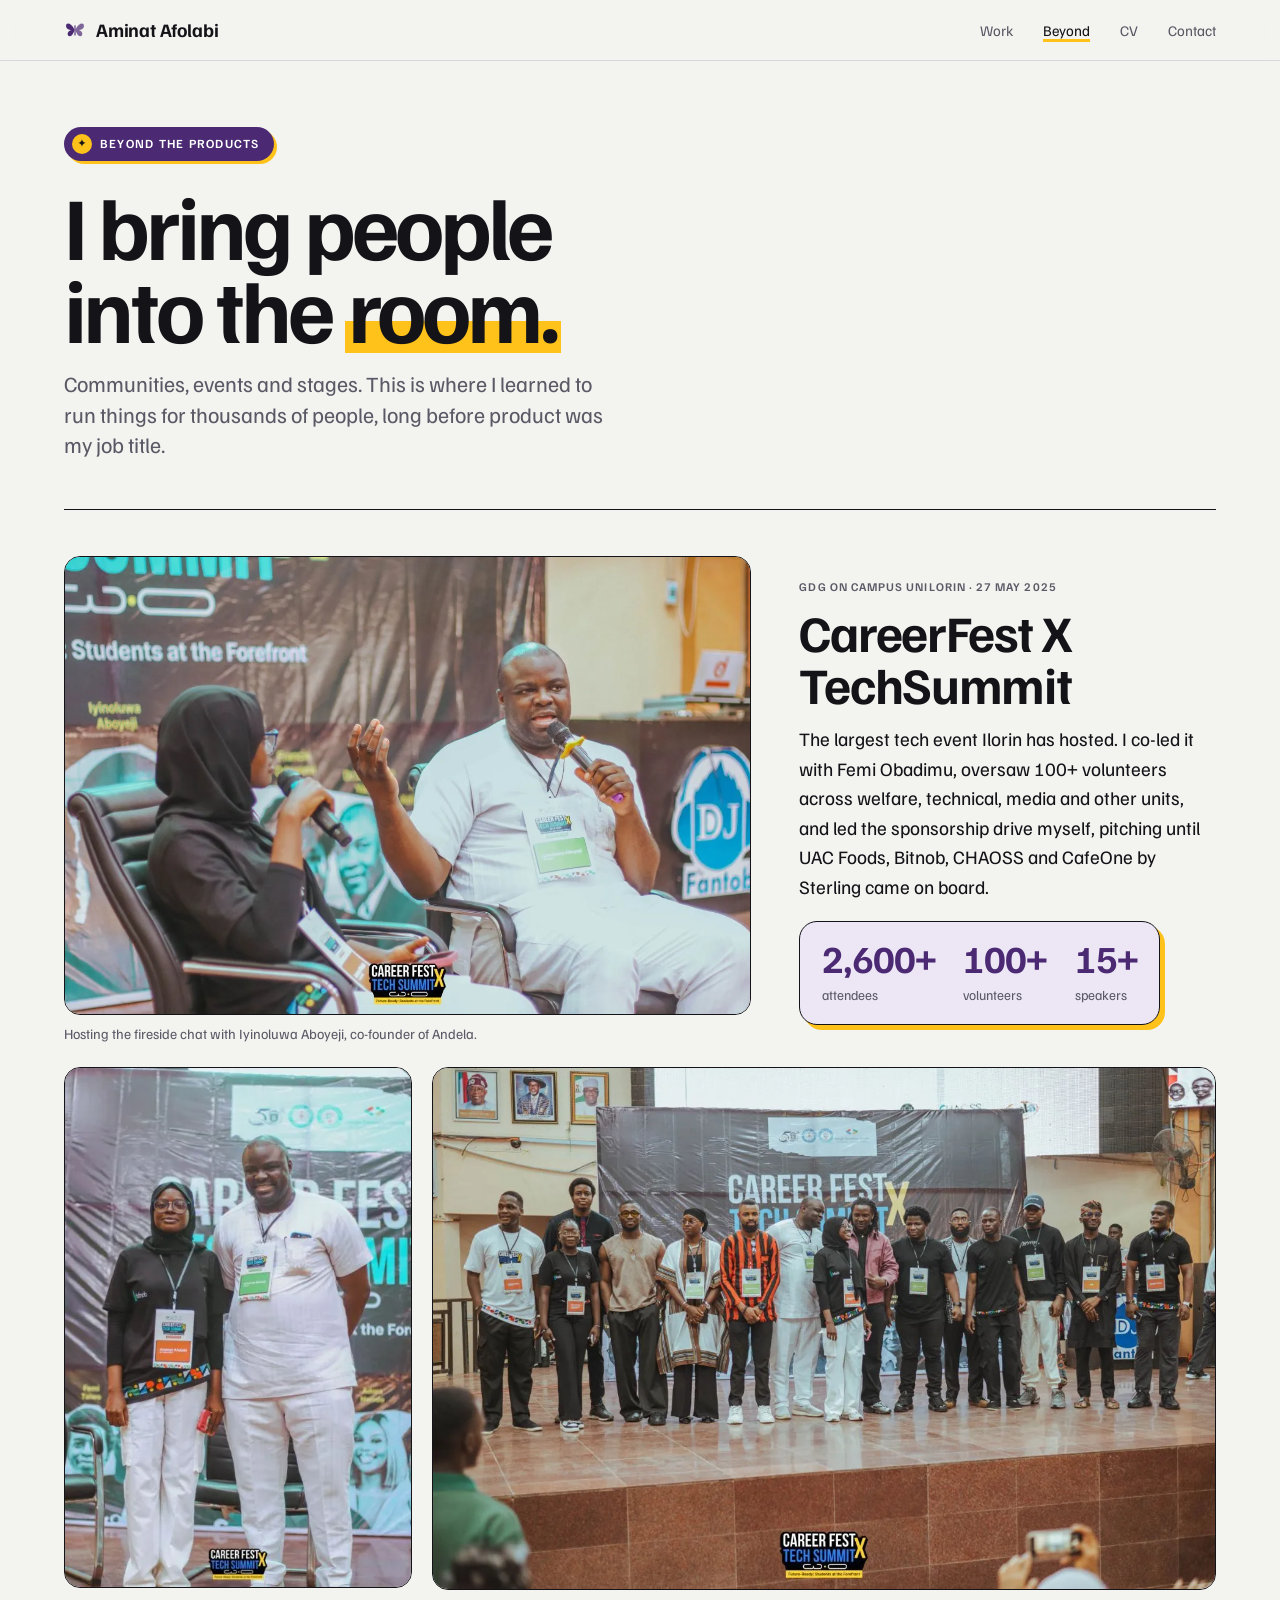
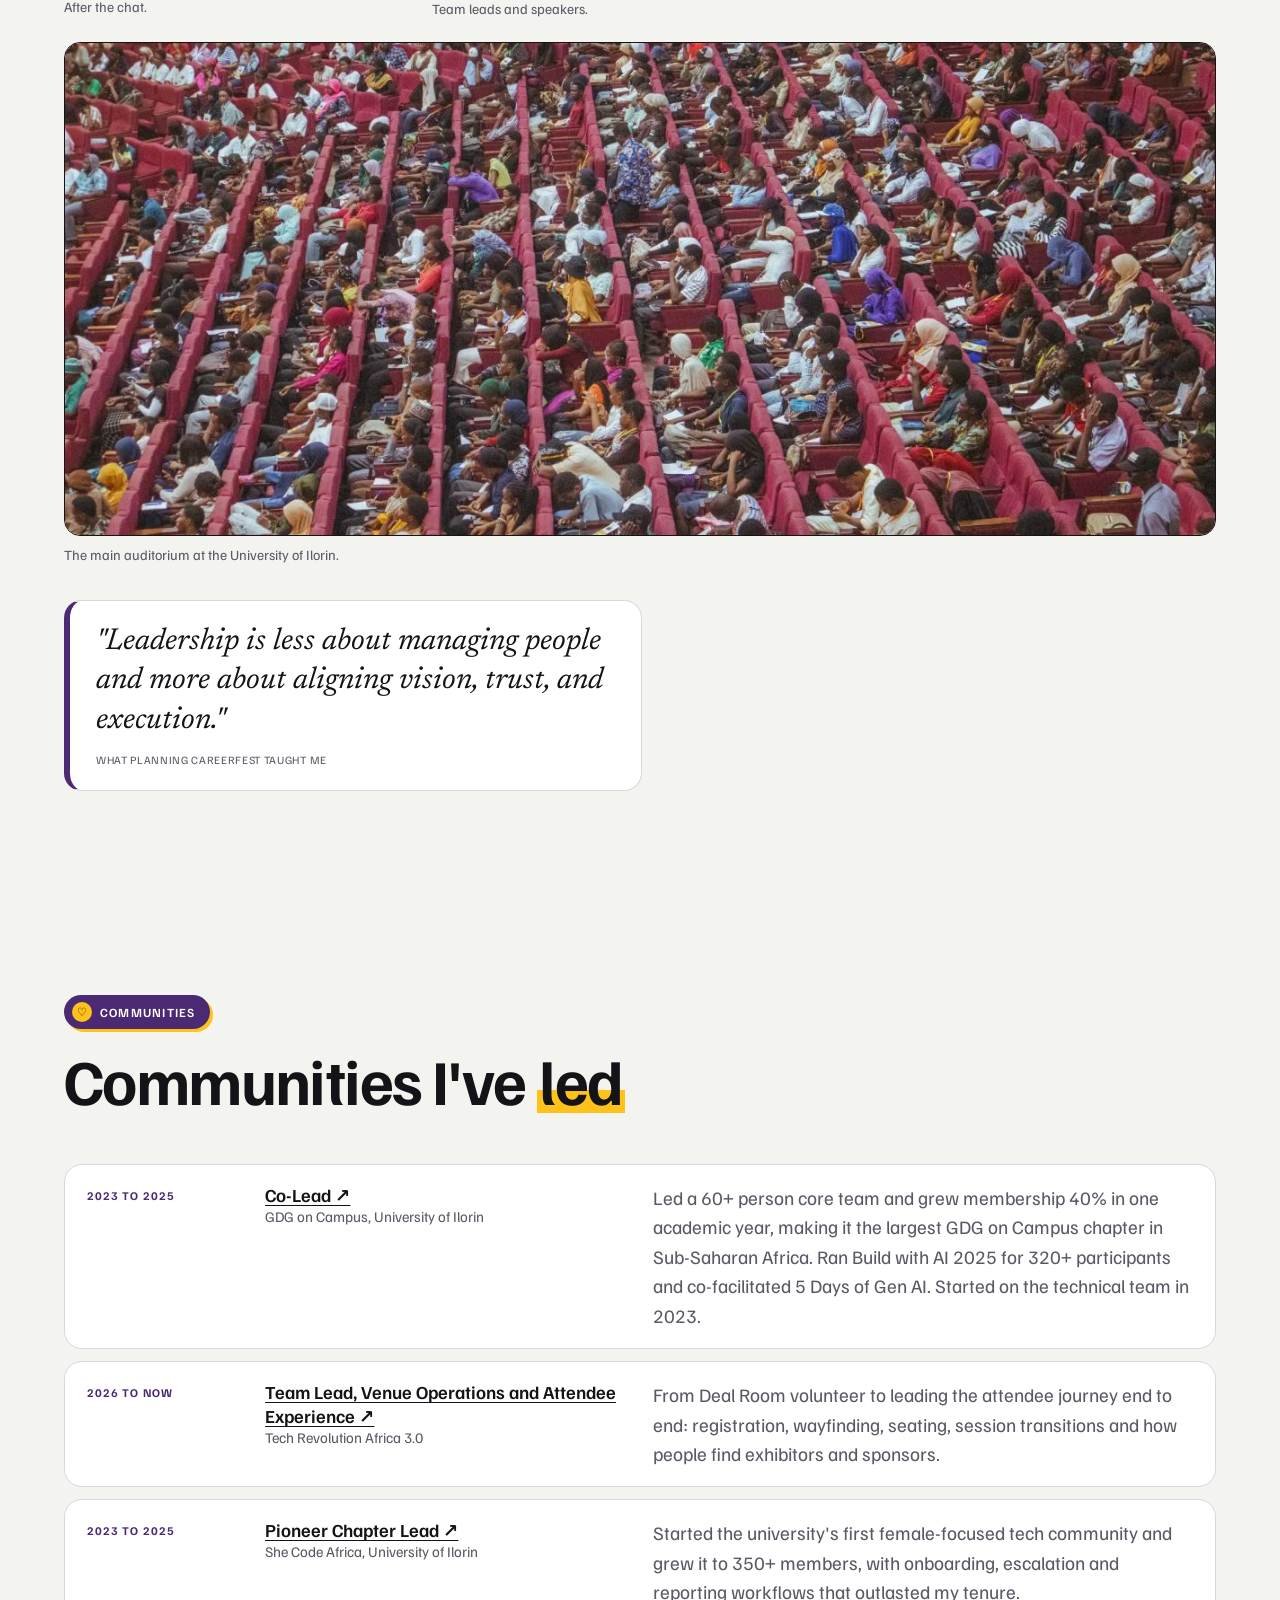
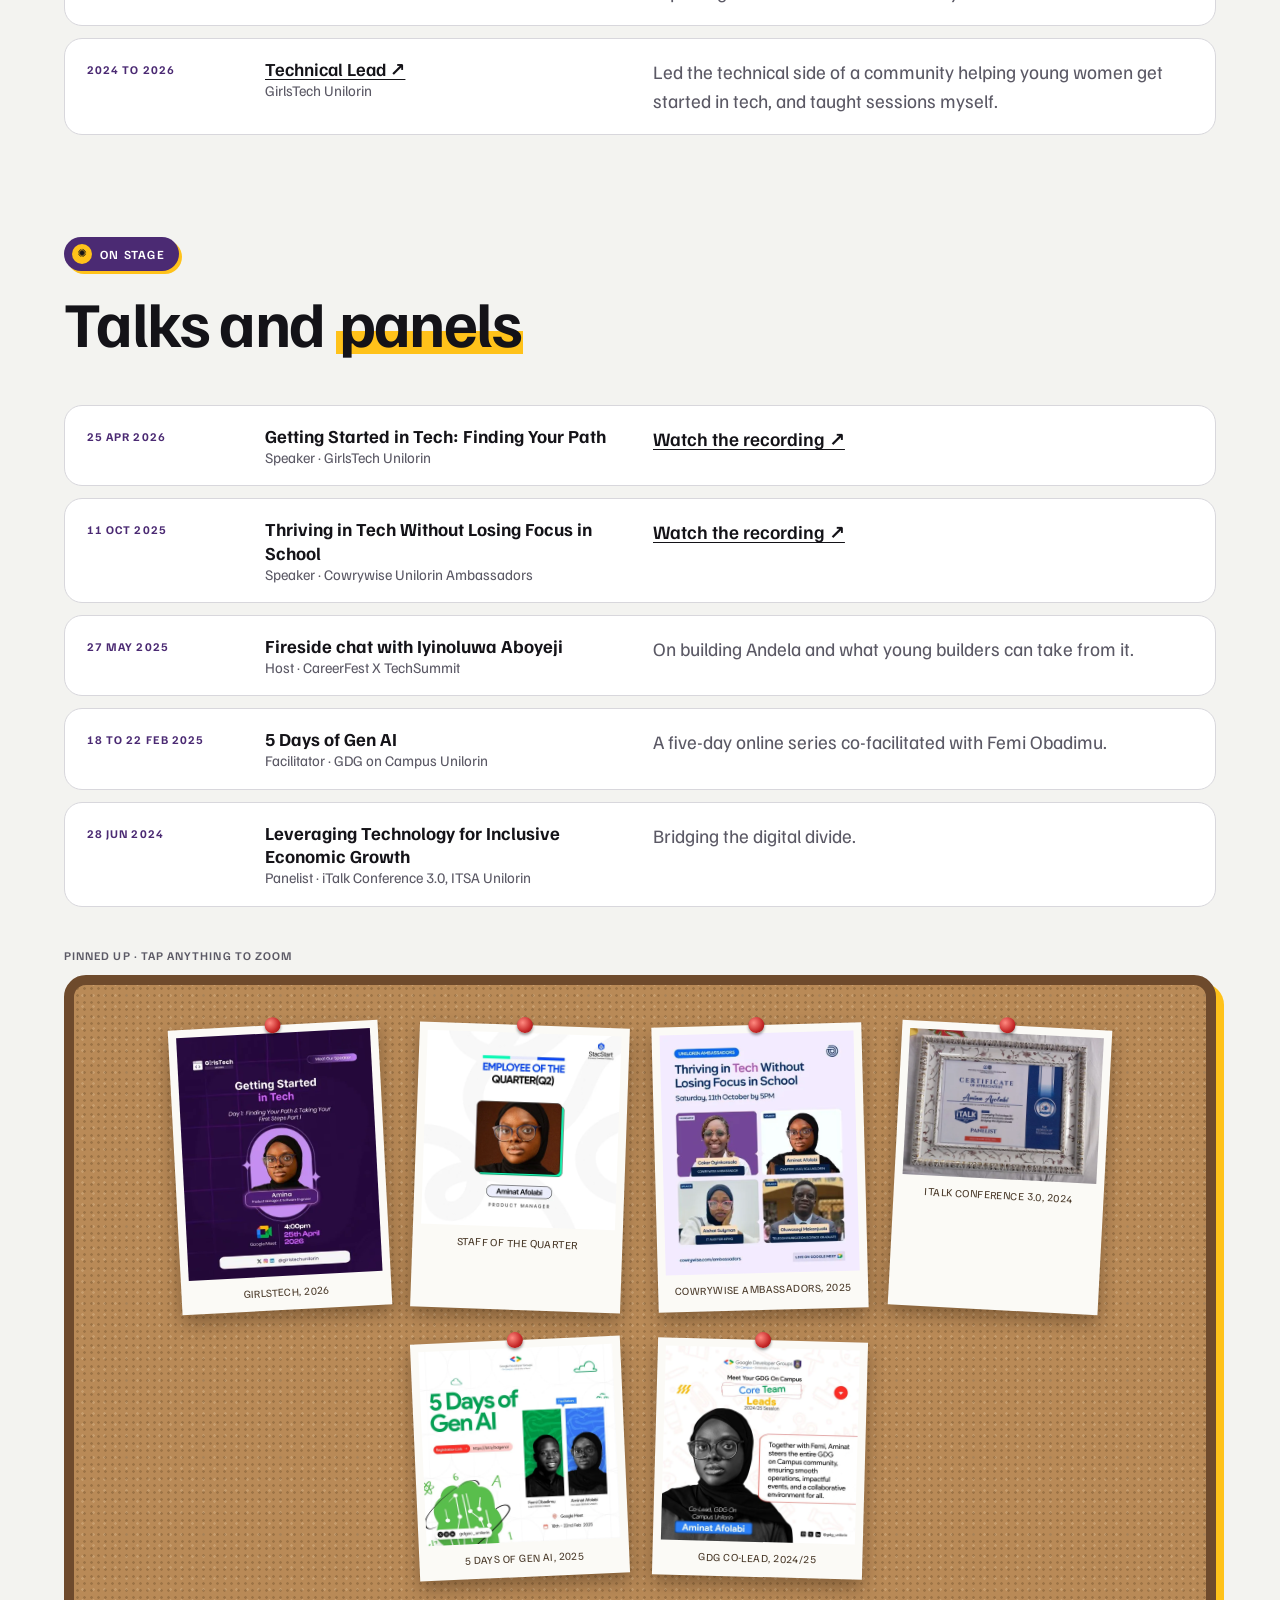
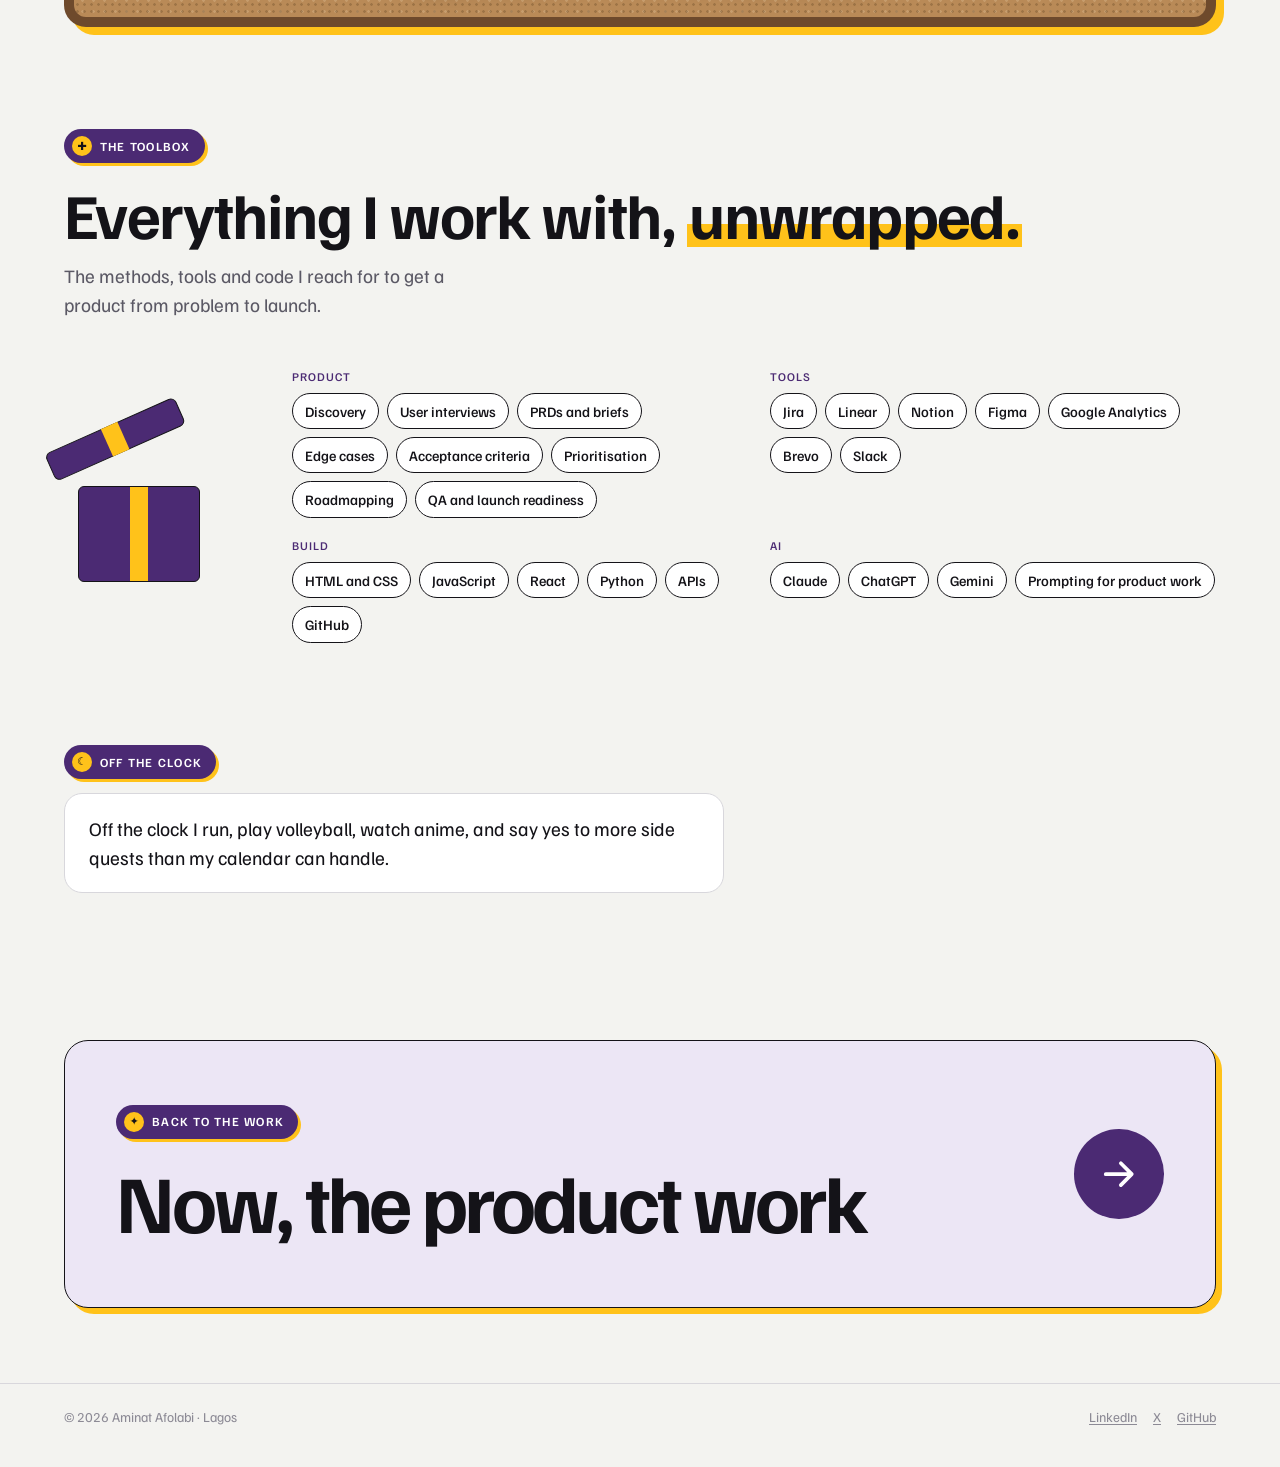
<file: beyond.html>
<!doctype html>
<html lang="en-GB" data-base="">
<head>
<meta charset="utf-8">
<meta name="viewport" content="width=device-width, initial-scale=1, viewport-fit=cover">
<title>Beyond the products · Aminat Afolabi</title>
<meta name="description" content="Communities, events and talks: CareerFest X TechSummit, GDG on Campus Unilorin, Tech Revolution Africa and more.">
<link rel="canonical" href="https://theafolabiamina.com/beyond">
<meta name="theme-color" content="#141318">
<meta name="author" content="Aminat Afolabi">
<meta property="og:type" content="website">
<meta property="og:site_name" content="Aminat Afolabi">
<meta property="og:url" content="https://theafolabiamina.com/beyond">
<meta property="og:title" content="Beyond the products · Aminat Afolabi">
<meta property="og:description" content="Communities, events and talks: CareerFest X TechSummit, GDG on Campus Unilorin, Tech Revolution Africa and more.">
<meta property="og:image" content="https://theafolabiamina.com/og-image.png">
<meta property="og:image:width" content="1200">
<meta property="og:image:height" content="630">
<meta property="og:image:alt" content="Aminat Afolabi, Product Manager. I show my workings.">
<meta name="twitter:card" content="summary_large_image">
<meta name="twitter:title" content="Beyond the products · Aminat Afolabi">
<meta name="twitter:description" content="Communities, events and talks: CareerFest X TechSummit, GDG on Campus Unilorin, Tech Revolution Africa and more.">
<meta name="twitter:image" content="https://theafolabiamina.com/og-image.png">
<meta name="twitter:image:alt" content="Aminat Afolabi, Product Manager. I show my workings.">
<link rel="icon" href="favicon.png" type="image/png" sizes="64x64">
<link rel="icon" href="favicon-32.png" type="image/png" sizes="32x32">
<link rel="apple-touch-icon" href="apple-touch-icon.png">
<link rel="preload" href="fonts/familjen.woff2" as="font" type="font/woff2" crossorigin>
<link rel="stylesheet" href="styles.css">
<script>document.documentElement.classList.add('js')</script>
<script async src="https://www.sabilytics.com/script.js" data-site="fq1wqhvx4m2n" data-domain="theafolabiamina.com"></script>
</head>
<body>
<a class="skip" href="#main">Skip to content</a>
<header class="site-head">
  <div class="wrap">
    <a class="brand" href="./" data-dev="index.html"><svg viewBox="0 0 32 32" fill="currentColor" aria-hidden="true"><path d="M15 15C11 6 3 4 3 10c0 4 4 6 8 6-4 1-7 4-5 8 2 3 7 0 9-7z"/><path d="M17 15c4-9 12-11 12-5 0 4-4 6-8 6 4 1 7 4 5 8-2 3-7 0-9-7z" opacity=".7"/><rect x="15.2" y="9" width="1.6" height="15" rx=".8"/></svg><span>Aminat Afolabi</span></a>
    <nav class="site-nav" aria-label="Main">
      <a href="work" data-dev="index.html#work">Work</a>
      <a href="beyond" data-dev="beyond.html" aria-current="page">Beyond</a>
      <a class="opt" href="#" data-profile="cv" target="_blank" rel="noopener" hidden>CV</a>
      <a href="contact" data-dev="index.html#contact">Contact</a>
    </nav>
  </div>
</header>
<main id="main">
<section class="wrap case-top" aria-labelledby="b-title">
  <p class="eyebrow-pill"><span class="eyebrow-pill-dot" aria-hidden="true">✦</span>Beyond the products</p>
  <h1 id="b-title" class="case-title" style="max-width:14ch">I bring people into the <span class="hl">room.</span></h1>
  <p class="case-dek">Communities, events and stages. This is where I learned to run things for thousands of people, long before product was my job title.</p>
</section>

<section class="night band cf-soft" aria-labelledby="cf-title">
  <div class="wrap essay">
    <div class="essay-lead">
      <figure><img src="img/cf-fireside.webp" width="1280" height="853" alt="Aminat holding a microphone during a fireside chat with Iyinoluwa Aboyeji on the CareerFest X TechSummit stage" loading="lazy" decoding="async"><figcaption>Hosting the fireside chat with Iyinoluwa Aboyeji, co-founder of Andela.</figcaption></figure>
      <div>
        <p class="mono" style="color:var(--night-muted)">GDG on Campus Unilorin · 27 May 2025</p>
        <h2 id="cf-title" style="font-size:clamp(2rem,4vw,3.2rem);margin-top:10px">CareerFest X TechSummit</h2>
        <p style="margin-top:14px">The largest tech event Ilorin has hosted. I co-led it with Femi Obadimu, oversaw 100+ volunteers across welfare, technical, media and other units, and led the sponsorship drive myself, pitching until UAC Foods, Bitnob, CHAOSS and CafeOne by Sterling came on board.</p>
        <div class="stats"><div><b>2,600+</b><span>attendees</span></div><div><b>100+</b><span>volunteers</span></div><div><b>15+</b><span>speakers</span></div></div>
      </div>
    </div>
    <div class="pair">
      <figure><img src="img/cf-aboyeji.webp" width="480" height="720" alt="Aminat standing beside Iyinoluwa Aboyeji in front of the event backdrop" loading="lazy" decoding="async"><figcaption>After the chat.</figcaption></figure>
      <figure><img src="img/cf-team.webp" width="1280" height="854" alt="CareerFest team leads and speakers standing in a line on stage" loading="lazy" decoding="async"><figcaption>Team leads and speakers.</figcaption></figure>
    </div>
    <figure class="room"><img src="img/cf-crowd.webp" width="1280" height="853" alt="A packed university auditorium with rows of red seats full of students" loading="lazy" decoding="async"><figcaption>The main auditorium at the University of Ilorin.</figcaption></figure>
    <blockquote class="quote" style="color:var(--night-text);margin-top:12px">"Leadership is less about managing people and more about aligning vision, trust, and execution."<cite style="color:var(--night-muted)">What planning CareerFest taught me</cite></blockquote>
  </div>
</section>

<section class="band wrap" aria-labelledby="comm-title">
  <div class="band-head"><div><p class="eyebrow-pill"><span class="eyebrow-pill-dot" aria-hidden="true">♡</span>Communities</p><h2 id="comm-title" class="sec-title">Communities I've <span class="hl">led</span></h2></div></div>
  <ul class="rows">
    <li><span class="when mono">2023 to 2025</span><b><a href="https://www.linkedin.com/company/gdg-on-campus-university-of-ilorin/posts/" target="_blank" rel="noopener">Co-Lead ↗</a><small>GDG on Campus, University of Ilorin</small></b><p>Led a 60+ person core team and grew membership 40% in one academic year, making it the largest GDG on Campus chapter in Sub-Saharan Africa. Ran Build with AI 2025 for 320+ participants and co-facilitated 5 Days of Gen AI. Started on the technical team in 2023.</p></li>
    <li><span class="when mono">2026 to now</span><b><a href="https://techrevolutionafrica.org/" target="_blank" rel="noopener">Team Lead, Venue Operations and Attendee Experience ↗</a><small>Tech Revolution Africa 3.0</small></b><p>From Deal Room volunteer to leading the attendee journey end to end: registration, wayfinding, seating, session transitions and how people find exhibitors and sponsors.</p></li>
    <li><span class="when mono">2023 to 2025</span><b><a href="https://shecodeafrica.org/" target="_blank" rel="noopener">Pioneer Chapter Lead ↗</a><small>She Code Africa, University of Ilorin</small></b><p>Started the university's first female-focused tech community and grew it to 350+ members, with onboarding, escalation and reporting workflows that outlasted my tenure.</p></li>
    <li><span class="when mono">2024 to 2026</span><b><a href="https://www.linkedin.com/company/girlstech-unilorin/home/" target="_blank" rel="noopener">Technical Lead ↗</a><small>GirlsTech Unilorin</small></b><p>Led the technical side of a community helping young women get started in tech, and taught sessions myself.</p></li>
  </ul>
</section>

<section class="band wrap" aria-labelledby="talks-title" style="padding-top:0">
  <div class="band-head"><div><p class="eyebrow-pill"><span class="eyebrow-pill-dot" aria-hidden="true">✺</span>On stage</p><h2 id="talks-title" class="sec-title">Talks and <span class="hl">panels</span></h2></div></div>
  <ul class="rows">
    <li><span class="when mono">25 Apr 2026</span><b>Getting Started in Tech: Finding Your Path<small>Speaker · GirlsTech Unilorin</small></b><p><a href="https://lnkd.in/eXd3fn3a" target="_blank" rel="noopener">Watch the recording ↗</a></p></li>
    <li><span class="when mono">11 Oct 2025</span><b>Thriving in Tech Without Losing Focus in School<small>Speaker · Cowrywise Unilorin Ambassadors</small></b><p><a href="https://lnkd.in/dGi8FRj4" target="_blank" rel="noopener">Watch the recording ↗</a></p></li>
    <li><span class="when mono">27 May 2025</span><b>Fireside chat with Iyinoluwa Aboyeji<small>Host · CareerFest X TechSummit</small></b><p>On building Andela and what young builders can take from it.</p></li>
    <li><span class="when mono">18 to 22 Feb 2025</span><b>5 Days of Gen AI<small>Facilitator · GDG on Campus Unilorin</small></b><p>A five-day online series co-facilitated with Femi Obadimu.</p></li>
    <li><span class="when mono">28 Jun 2024</span><b>Leveraging Technology for Inclusive Economic Growth<small>Panelist · iTalk Conference 3.0, ITSA Unilorin</small></b><p>Bridging the digital divide.</p></li>
  </ul>
  <div class="cork-wrap">
    <p class="mono muted cork-label">Pinned up · tap anything to zoom</p>
    <div class="cork">
      <figure style="--rot:-3deg"><img src="img/talk-girlstech.webp" width="480" height="600" alt="GirlsTech Unilorin flyer for Getting Started in Tech with Aminat as speaker" loading="lazy" decoding="async"><figcaption>GirlsTech, 2026</figcaption></figure>
      <figure style="--rot:2deg"><img src="img/award-eotq.webp" width="800" height="800" alt="StacStart graphic announcing Aminat Afolabi as Employee of the Quarter, Q2" loading="lazy" decoding="async"><figcaption>Staff of the Quarter</figcaption></figure>
      <figure style="--rot:-1.5deg"><img src="img/talk-cowrywise.webp" width="480" height="594" alt="Cowrywise Unilorin Ambassadors flyer listing Aminat Afolabi as a speaker" loading="lazy" decoding="async"><figcaption>Cowrywise Ambassadors, 2025</figcaption></figure>
      <figure style="--rot:3deg"><img src="img/talk-italk.webp" width="800" height="600" alt="Framed certificate naming Amina Afolabi as a panelist at iTalk Conference 3.0" loading="lazy" decoding="async"><figcaption>iTalk Conference 3.0, 2024</figcaption></figure>
      <figure style="--rot:-2.5deg"><img src="img/talk-genai.webp" width="800" height="800" alt="5 Days of Gen AI flyer naming Femi Obadimu and Aminat Afolabi as facilitators" loading="lazy" decoding="async"><figcaption>5 Days of Gen AI, 2025</figcaption></figure>
      <figure style="--rot:1.5deg"><img src="img/gdg-lead.webp" width="800" height="800" alt="GDG on Campus Unilorin graphic introducing Aminat Afolabi as Co-Lead for the 2024/25 session" loading="lazy" decoding="async"><figcaption>GDG Co-Lead, 2024/25</figcaption></figure>
    </div>
  </div>
</section>

<section class="band wrap" id="toolbox" aria-labelledby="tb-title" style="padding-top:0">
  <div class="band-head"><div><p class="eyebrow-pill"><span class="eyebrow-pill-dot" aria-hidden="true">✚</span>The toolbox</p><h2 id="tb-title" class="sec-title">Everything I work with, <span class="hl">unwrapped.</span></h2></div><p>The methods, tools and code I reach for to get a product from problem to launch.</p></div>
  <div class="tbox" data-tbox>
    <div class="tbox-art" aria-hidden="true"><span class="tb-lid"></span><span class="tb-body"><span class="tb-ribbon"></span></span></div>
    <div class="tgroups"><div class="tgroup"><h3 class="mono">Product</h3><ul class="chips"><li style="--i:0">Discovery</li><li style="--i:1">User interviews</li><li style="--i:2">PRDs and briefs</li><li style="--i:3">Edge cases</li><li style="--i:4">Acceptance criteria</li><li style="--i:5">Prioritisation</li><li style="--i:6">Roadmapping</li><li style="--i:7">QA and launch readiness</li></ul></div><div class="tgroup"><h3 class="mono">Tools</h3><ul class="chips"><li style="--i:8">Jira</li><li style="--i:9">Linear</li><li style="--i:10">Notion</li><li style="--i:11">Figma</li><li style="--i:12">Google Analytics</li><li style="--i:13">Brevo</li><li style="--i:14">Slack</li></ul></div><div class="tgroup"><h3 class="mono">Build</h3><ul class="chips"><li style="--i:15">HTML and CSS</li><li style="--i:16">JavaScript</li><li style="--i:17">React</li><li style="--i:18">Python</li><li style="--i:19">APIs</li><li style="--i:20">GitHub</li></ul></div><div class="tgroup"><h3 class="mono">AI</h3><ul class="chips"><li style="--i:21">Claude</li><li style="--i:22">ChatGPT</li><li style="--i:23">Gemini</li><li style="--i:24">Prompting for product work</li></ul></div></div>
  </div>
</section>
<section class="wrap offclock" style="padding-block:0 clamp(40px,6vw,72px)"><p class="eyebrow-pill"><span class="eyebrow-pill-dot" aria-hidden="true">☾</span>Off the clock</p><p>Off the clock I run, play volleyball, watch anime, and say yes to more side quests than my calendar can handle.</p></section>

<section class="beyond-cta-band" aria-label="Now, the product work">
  <a class="beyond-cta wrap" href="work" data-dev="index.html#work">
    <span class="bc-text"><span class="eyebrow-pill"><span class="eyebrow-pill-dot" aria-hidden="true">✦</span>Back to the work</span><span class="bc-title" id="b-close"><span>Now, the product work</span></span></span>
    <span class="bc-arrow" aria-hidden="true"><svg viewBox="0 0 24 24"><path d="M4 12h15M13 5.5 19.5 12 13 18.5" fill="none" stroke="currentColor" stroke-width="2.2" stroke-linecap="round" stroke-linejoin="round"/></svg></span>
  </a>
</section>
</main>
<footer class="wrap site-foot"><span>© 2026 Aminat Afolabi · Lagos</span><span class="foot-links"><a href="https://www.linkedin.com/in/aminat-afolabi" target="_blank" rel="noopener">LinkedIn</a><a href="https://x.com/mysterios_amina" target="_blank" rel="noopener">X</a><a href="https://github.com/Armina101" target="_blank" rel="noopener">GitHub</a></span></footer>
<p class="toast" id="toast" role="status" aria-live="polite" hidden></p>
<script src="site.js"></script>
</body>
</html>
</file>
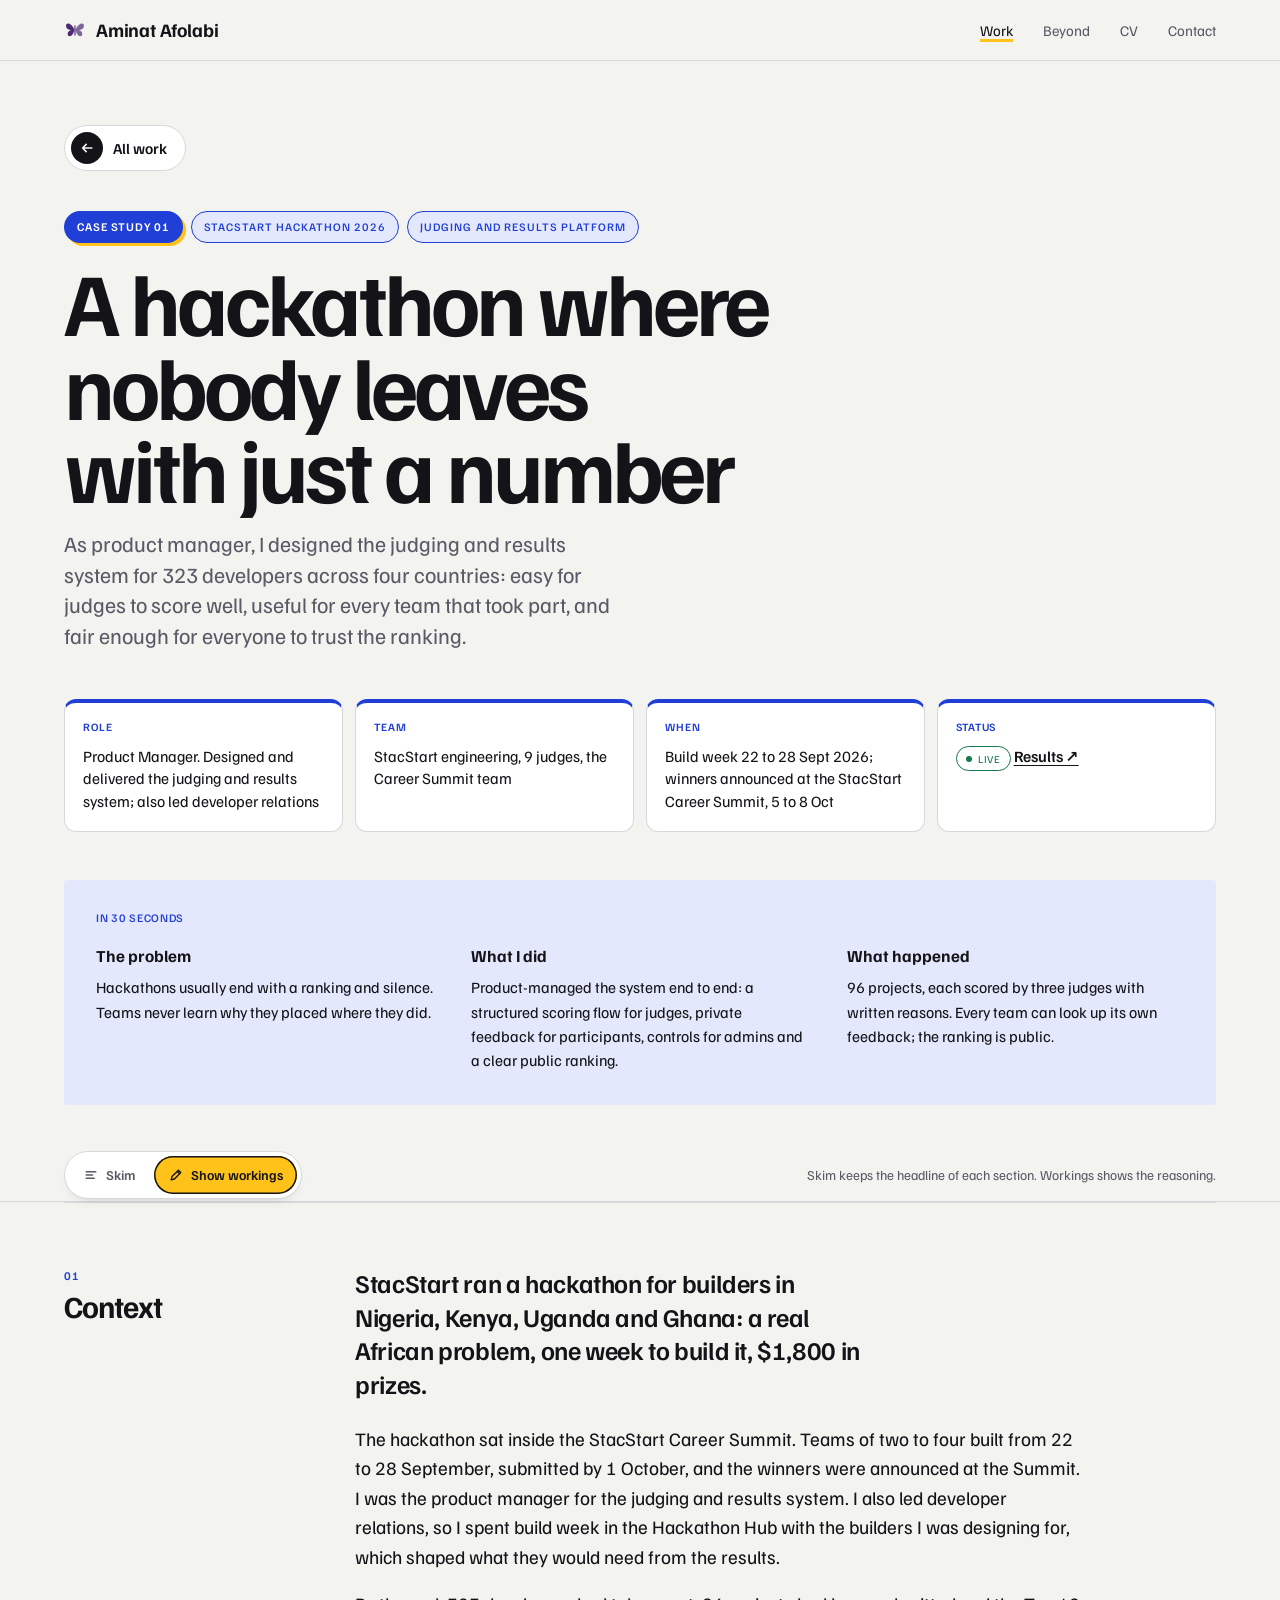
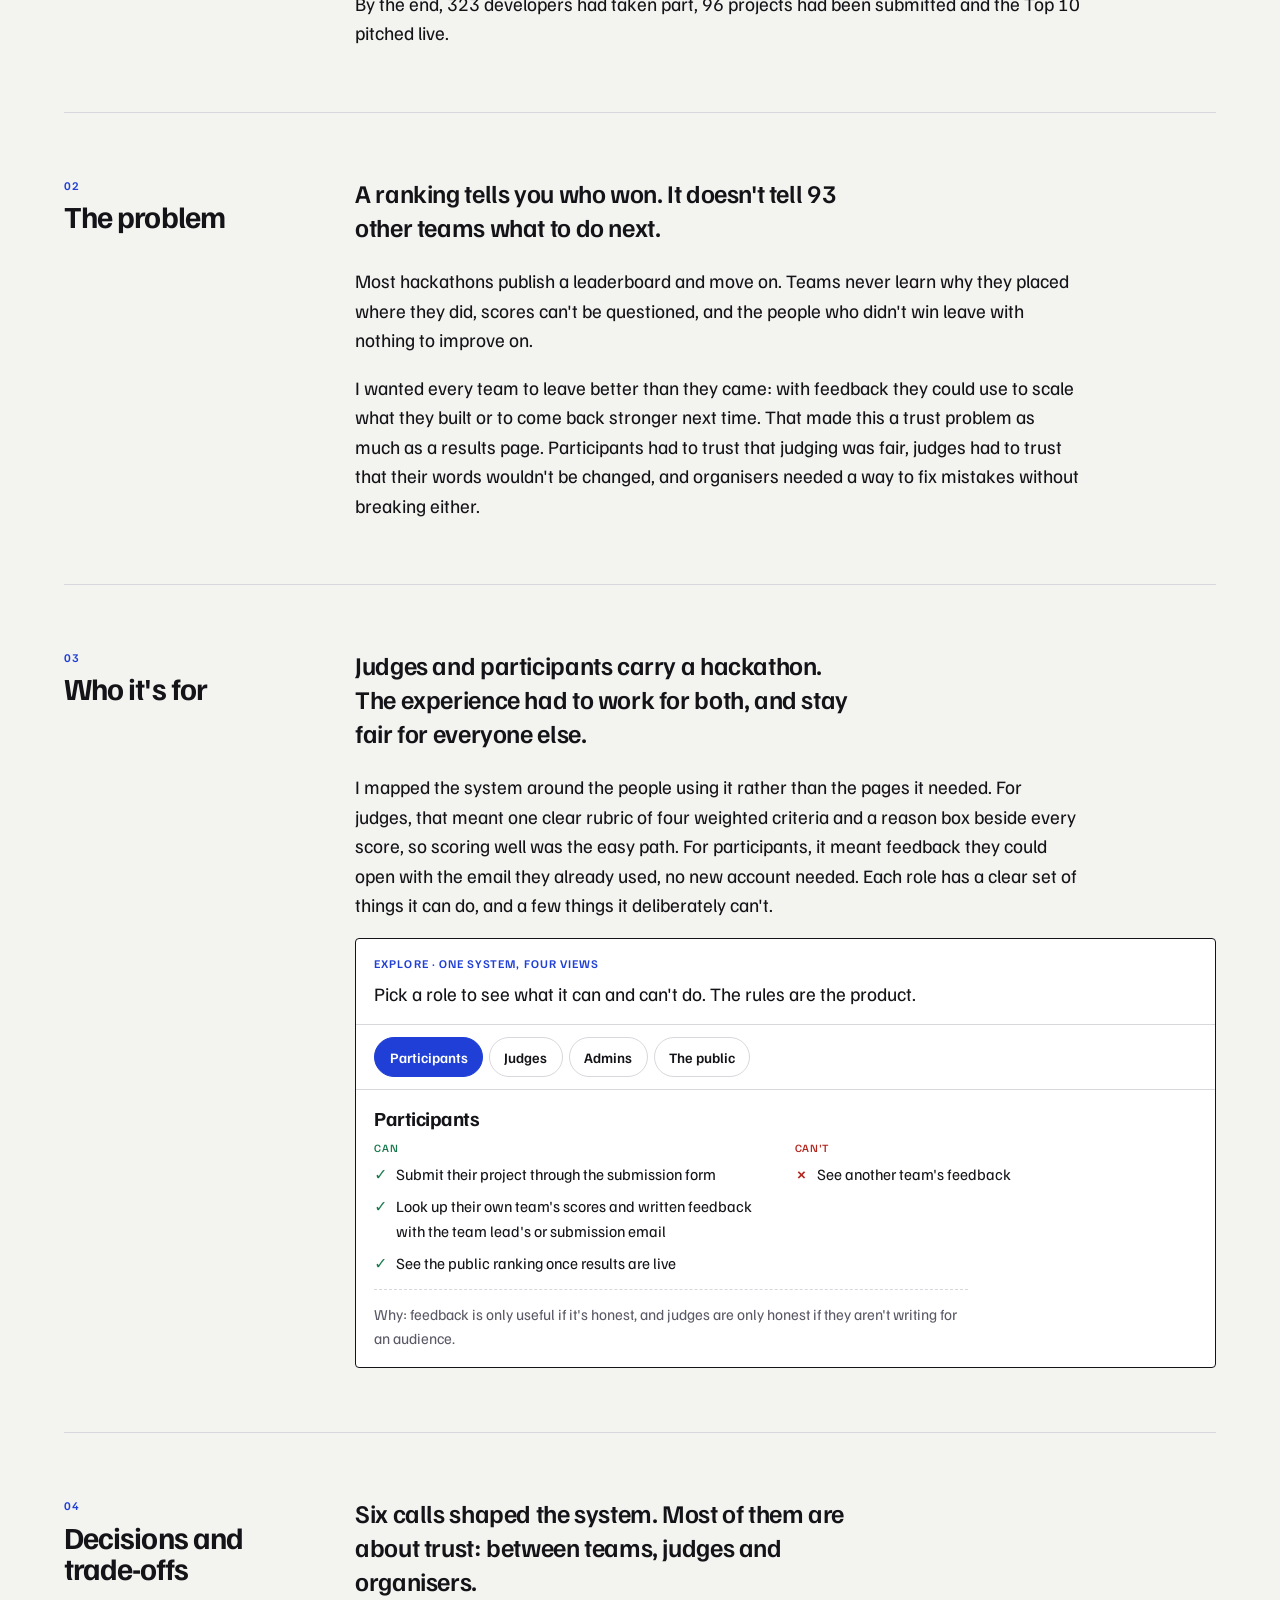
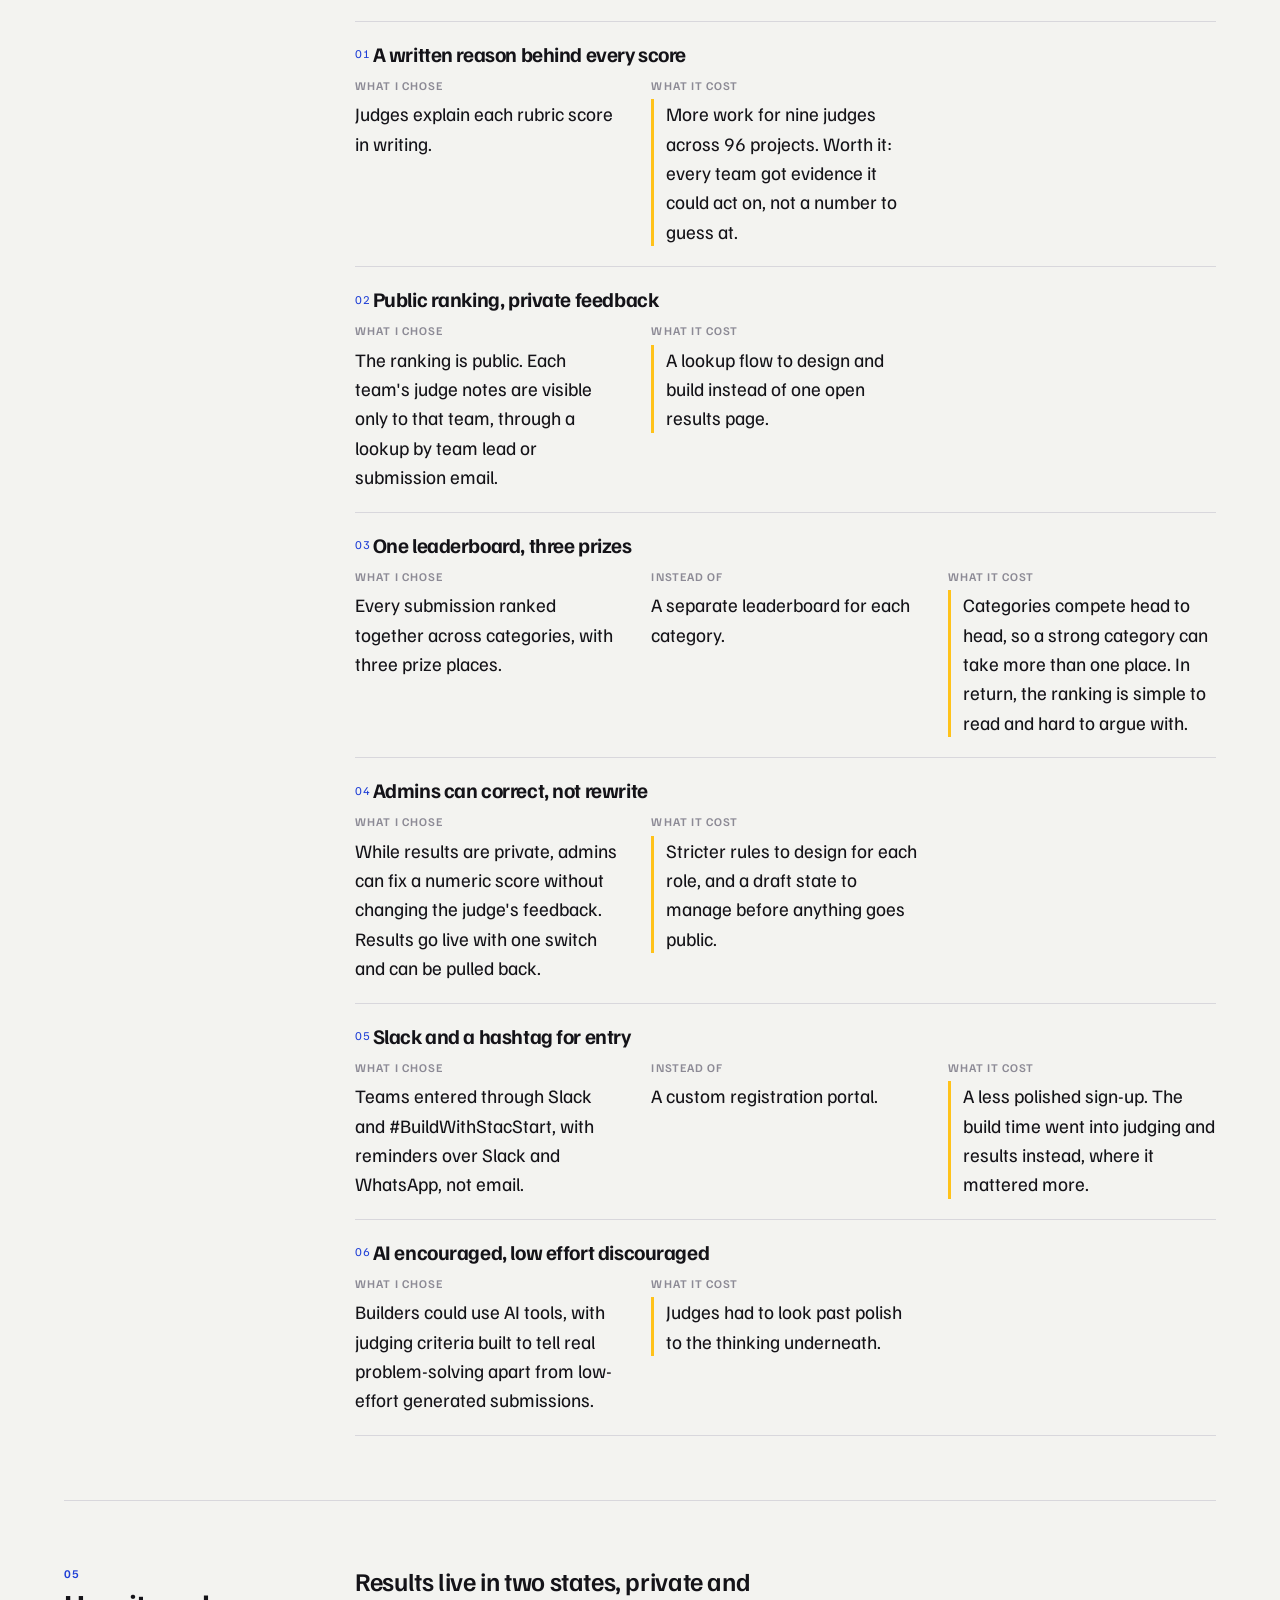
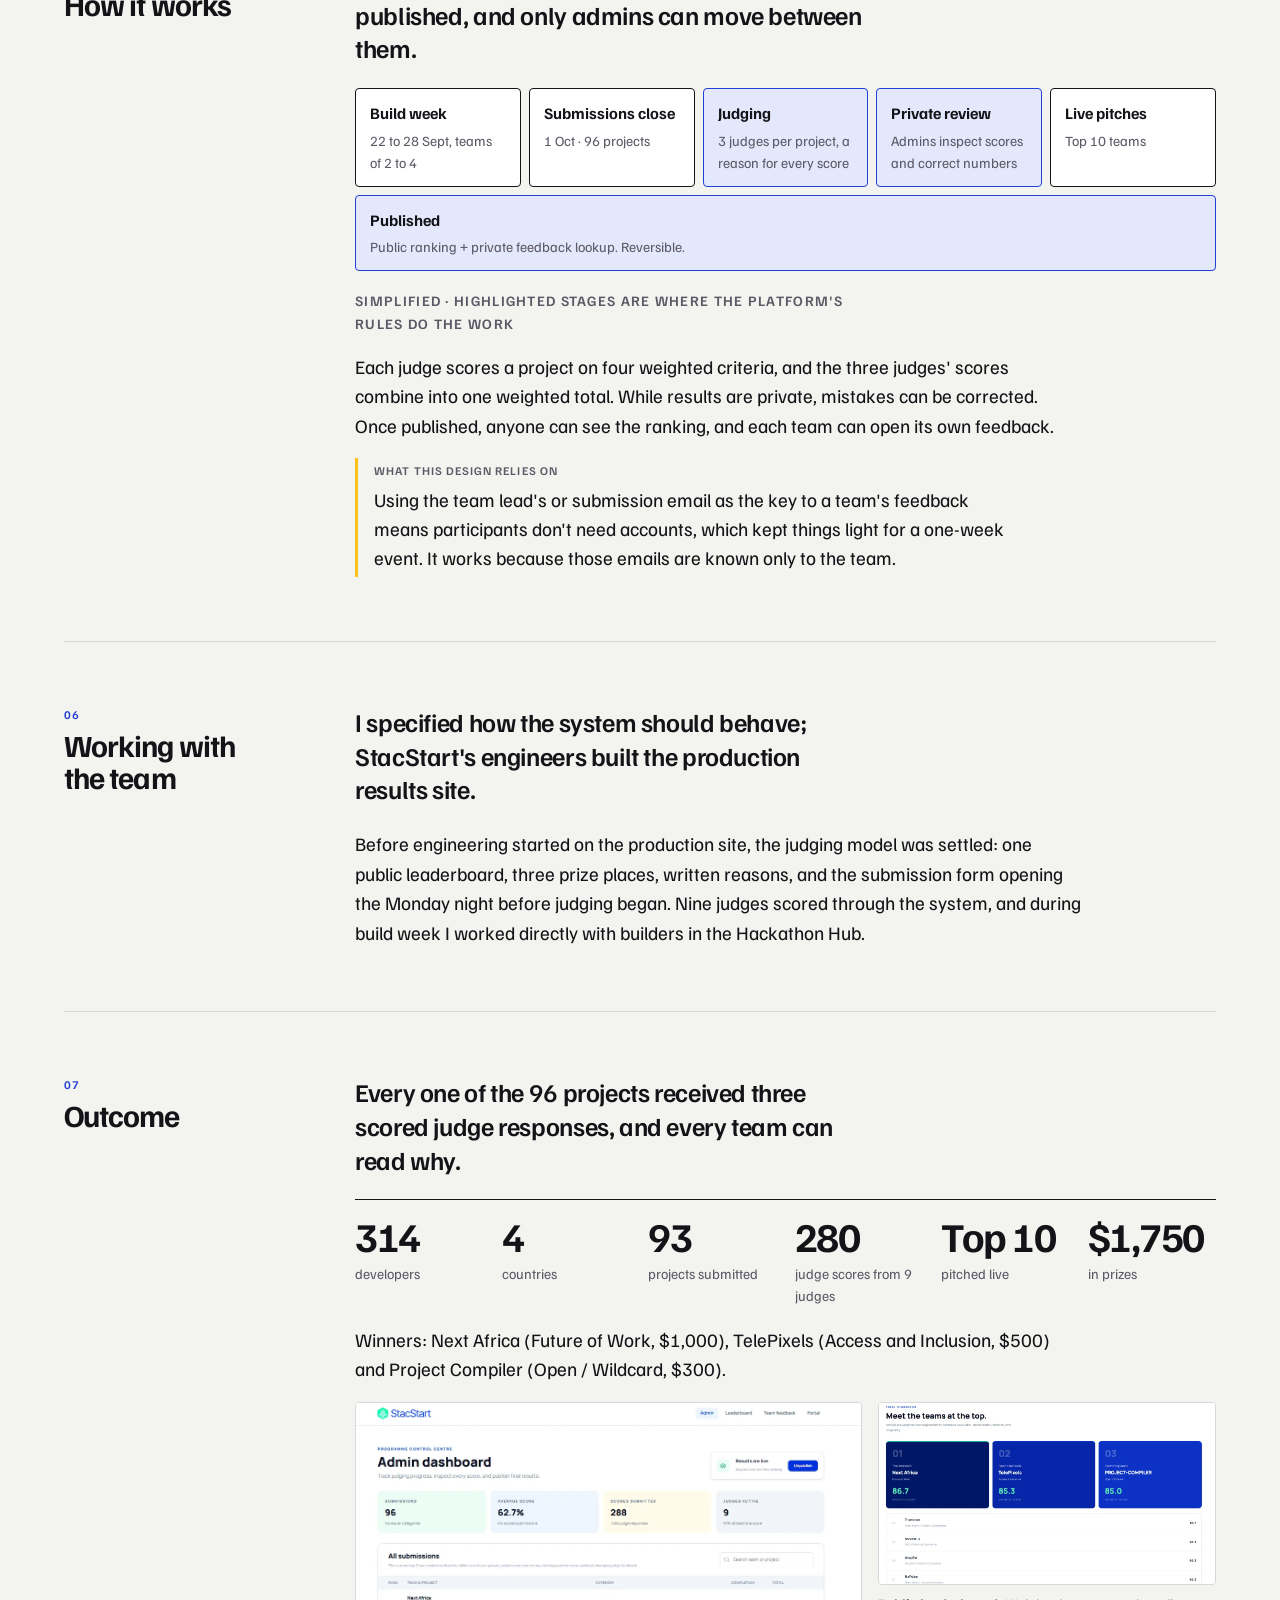
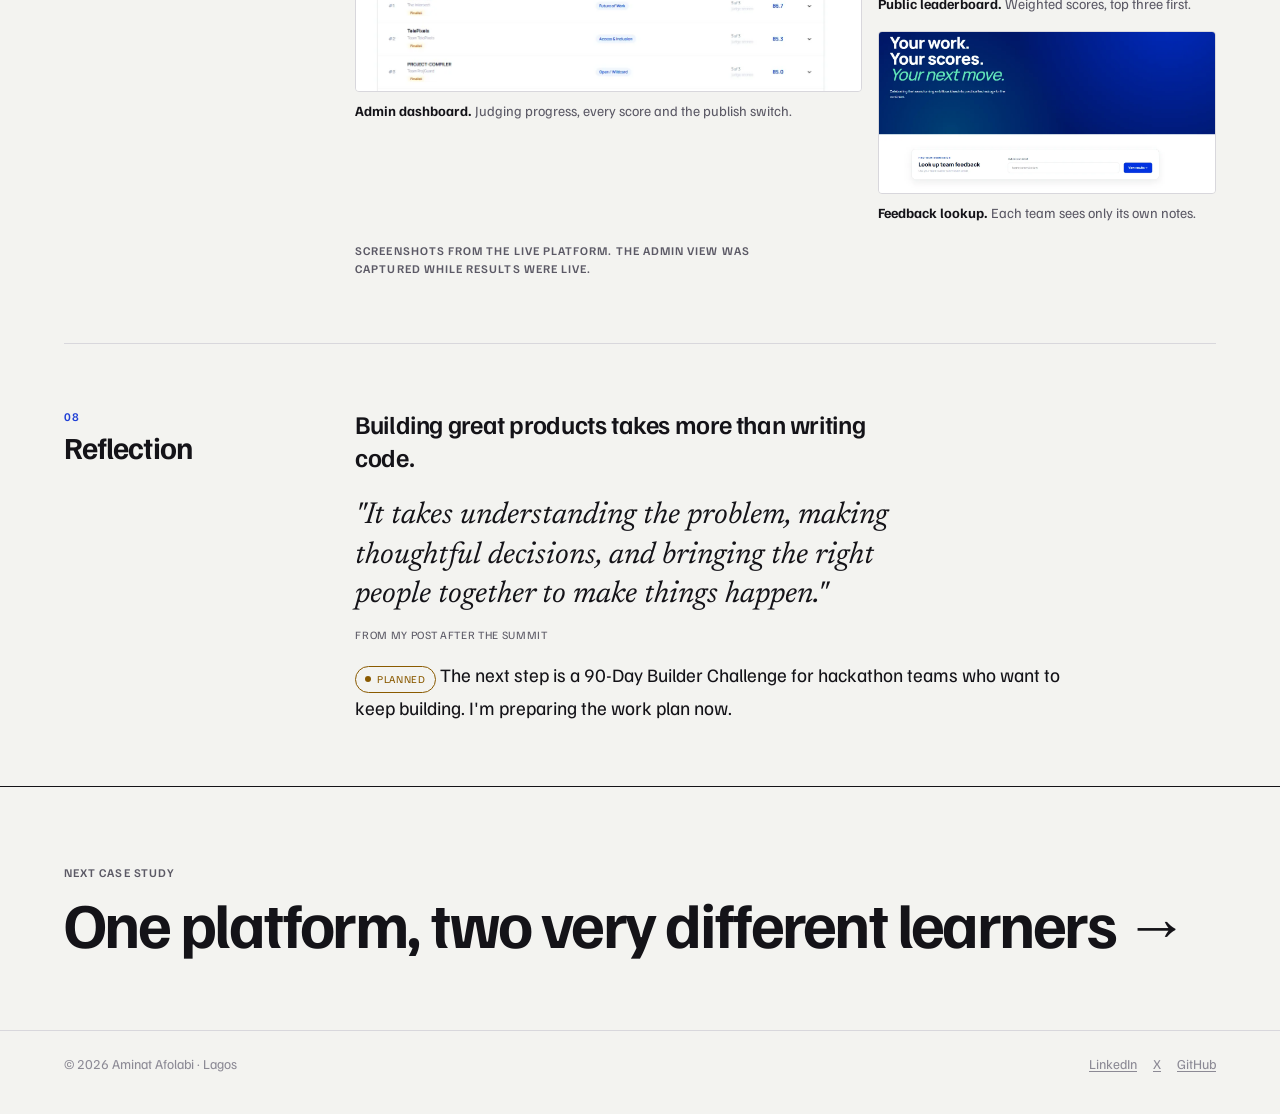
<file: work/hackathon.html>
<!doctype html>
<html lang="en-GB" data-base="../">
<head>
<meta charset="utf-8">
<meta name="viewport" content="width=device-width, initial-scale=1, viewport-fit=cover">
<title>Hackathon results platform · Aminat Afolabi</title>
<meta name="description" content="How I product-managed the judging and results system for the StacStart Hackathon 2026: a better experience for judges and participants, private feedback and a ranking people trust.">
<link rel="canonical" href="https://theafolabiamina.com/work/hackathon">
<meta name="theme-color" content="#141318">
<meta name="author" content="Aminat Afolabi">
<meta property="og:type" content="website">
<meta property="og:site_name" content="Aminat Afolabi">
<meta property="og:url" content="https://theafolabiamina.com/work/hackathon">
<meta property="og:title" content="Hackathon results platform · Aminat Afolabi">
<meta property="og:description" content="How I product-managed the judging and results system for the StacStart Hackathon 2026: a better experience for judges and participants, private feedback and a ranking people trust.">
<meta property="og:image" content="https://theafolabiamina.com/og-image.png">
<meta property="og:image:width" content="1200">
<meta property="og:image:height" content="630">
<meta property="og:image:alt" content="Aminat Afolabi, Product Manager. I show my workings.">
<meta name="twitter:card" content="summary_large_image">
<meta name="twitter:title" content="Hackathon results platform · Aminat Afolabi">
<meta name="twitter:description" content="How I product-managed the judging and results system for the StacStart Hackathon 2026: a better experience for judges and participants, private feedback and a ranking people trust.">
<meta name="twitter:image" content="https://theafolabiamina.com/og-image.png">
<meta name="twitter:image:alt" content="Aminat Afolabi, Product Manager. I show my workings.">
<link rel="icon" href="../favicon.png" type="image/png" sizes="64x64">
<link rel="icon" href="../favicon-32.png" type="image/png" sizes="32x32">
<link rel="apple-touch-icon" href="../apple-touch-icon.png">
<link rel="preload" href="../fonts/familjen.woff2" as="font" type="font/woff2" crossorigin>
<link rel="stylesheet" href="../styles.css">
<script>document.documentElement.classList.add('js')</script>
<script async src="https://www.sabilytics.com/script.js" data-site="fq1wqhvx4m2n" data-domain="theafolabiamina.com"></script>
</head>
<body>
<a class="skip" href="#main">Skip to content</a>
<header class="site-head">
  <div class="wrap">
    <a class="brand" href="../" data-dev="../index.html"><svg viewBox="0 0 32 32" fill="currentColor" aria-hidden="true"><path d="M15 15C11 6 3 4 3 10c0 4 4 6 8 6-4 1-7 4-5 8 2 3 7 0 9-7z"/><path d="M17 15c4-9 12-11 12-5 0 4-4 6-8 6 4 1 7 4 5 8-2 3-7 0-9-7z" opacity=".7"/><rect x="15.2" y="9" width="1.6" height="15" rx=".8"/></svg><span>Aminat Afolabi</span></a>
    <nav class="site-nav" aria-label="Main">
      <a href="../work" data-dev="../index.html#work" aria-current="page">Work</a>
      <a href="../beyond" data-dev="../beyond.html">Beyond</a>
      <a class="opt" href="#" data-profile="cv" target="_blank" rel="noopener" hidden>CV</a>
      <a href="../contact" data-dev="../index.html#contact">Contact</a>
    </nav>
  </div>
</header>
<main id="main" class="t-hack">
<div class="case-top wrap">
  <a class="back" href="../work" data-dev="../index.html#work"><span class="back-ico" aria-hidden="true"><svg viewBox="0 0 20 20"><path d="M16 10H4.5M9 5.5 4.5 10 9 14.5" fill="none" stroke="currentColor" stroke-width="2" stroke-linecap="round" stroke-linejoin="round"/></svg></span>All work</a>
  <p class="case-kicker"><span class="ck-num mono">Case study 01</span><span class="ck-tag mono">StacStart Hackathon 2026</span><span class="ck-tag mono">Judging and results platform</span></p>
  <h1 class="case-title" style="view-transition-name:t-hack">A hackathon where nobody leaves with just a number</h1>
  <p class="case-dek">As product manager, I designed the judging and results system for 323 developers across four countries: easy for judges to score well, useful for every team that took part, and fair enough for everyone to trust the ranking.</p>
  <dl class="case-meta"><div><dt class="mono">Role</dt><dd>Product Manager. Designed and delivered the judging and results system; also led developer relations</dd></div><div><dt class="mono">Team</dt><dd>StacStart engineering, 9 judges, the Career Summit team</dd></div><div><dt class="mono">When</dt><dd>Build week 22 to 28 Sept 2026; winners announced at the StacStart Career Summit, 5 to 8 Oct</dd></div><div><dt class="mono">Status</dt><dd><span class="chip live">Live</span> <a href="https://stacstart.com/hackathon/results" target="_blank" rel="noopener">Results ↗</a></dd></div></dl>
  <section class="tldr" aria-label="In 30 seconds"><h2>In 30 seconds</h2><div><b>The problem</b><p>Hackathons usually end with a ranking and silence. Teams never learn why they placed where they did.</p></div><div><b>What I did</b><p>Product-managed the system end to end: a structured scoring flow for judges, private feedback for participants, controls for admins and a clear public ranking.</p></div><div><b>What happened</b><p>96 projects, each scored by three judges with written reasons. Every team can look up its own feedback; the ranking is public.</p></div></section>
</div>
<div class="reading" data-reading hidden>
  <div class="wrap">
    <div class="switch" role="group" aria-label="Reading mode">
      <button type="button" value="skim" aria-pressed="false"><svg viewBox="0 0 20 20" aria-hidden="true"><path d="M4 6h12M4 10h8M4 14h10" fill="none" stroke="currentColor" stroke-width="1.8" stroke-linecap="round"/></svg>Skim</button>
      <button type="button" value="full" aria-pressed="true"><svg viewBox="0 0 20 20" aria-hidden="true"><path d="M4 16l1-4 8-8 3 3-8 8zM11.5 5.5l3 3" fill="none" stroke="currentColor" stroke-width="1.7" stroke-linejoin="round" stroke-linecap="round"/></svg>Show workings</button>
    </div>
    <span class="hint">Skim keeps the headline of each section. Workings shows the reasoning.</span>
  </div>
</div>
<div class="wrap">
<section class="chapter" aria-labelledby="ch-01">
  <div class="chapter-label"><span class="num mono">01</span><h2 id="ch-01">Context</h2></div>
  <div class="chapter-body">
    <p class="lead">StacStart ran a hackathon for builders in Nigeria, Kenya, Uganda and Ghana: a real African problem, one week to build it, $1,800 in prizes.</p>
    <div class="workings"><p>The hackathon sat inside the StacStart Career Summit. Teams of two to four built from 22 to 28 September, submitted by 1 October, and the winners were announced at the Summit. I was the product manager for the judging and results system. I also led developer relations, so I spent build week in the Hackathon Hub with the builders I was designing for, which shaped what they would need from the results.</p>
<p>By the end, 323 developers had taken part, 96 projects had been submitted and the Top 10 pitched live.</p></div>
  </div>
</section>
<section class="chapter" aria-labelledby="ch-02">
  <div class="chapter-label"><span class="num mono">02</span><h2 id="ch-02">The problem</h2></div>
  <div class="chapter-body">
    <p class="lead">A ranking tells you who won. It doesn't tell 93 other teams what to do next.</p>
    <div class="workings"><p>Most hackathons publish a leaderboard and move on. Teams never learn why they placed where they did, scores can't be questioned, and the people who didn't win leave with nothing to improve on.</p>
<p>I wanted every team to leave better than they came: with feedback they could use to scale what they built or to come back stronger next time. That made this a trust problem as much as a results page. Participants had to trust that judging was fair, judges had to trust that their words wouldn't be changed, and organisers needed a way to fix mistakes without breaking either.</p></div>
  </div>
</section>
<section class="chapter" aria-labelledby="ch-03">
  <div class="chapter-label"><span class="num mono">03</span><h2 id="ch-03">Who it's for</h2></div>
  <div class="chapter-body">
    <p class="lead">Judges and participants carry a hackathon. The experience had to work for both, and stay fair for everyone else.</p>
    <div class="workings"><p>I mapped the system around the people using it rather than the pages it needed. For judges, that meant one clear rubric of four weighted criteria and a reason box beside every score, so scoring well was the easy path. For participants, it meant feedback they could open with the email they already used, no new account needed. Each role has a clear set of things it can do, and a few things it deliberately can't.</p><div class="explorer" data-tabs>
  <div class="explorer-head"><p class="mono">Explore · One system, four views</p><p>Pick a role to see what it can and can't do. The rules are the product.</p></div>
  <div class="tablist" role="tablist" aria-label="Roles" hidden>
    <button type="button" role="tab" aria-selected="true">Participants</button>
    <button type="button" role="tab" aria-selected="false">Judges</button>
    <button type="button" role="tab" aria-selected="false">Admins</button>
    <button type="button" role="tab" aria-selected="false">The public</button>
  </div>
  <div class="panel" role="tabpanel">
    <h3>Participants</h3>
    <div class="cando">
      <div class="yes"><h4>Can</h4><ul><li>Submit their project through the submission form</li><li>Look up their own team's scores and written feedback with the team lead's or submission email</li><li>See the public ranking once results are live</li></ul></div>
      <div class="no"><h4>Can't</h4><ul><li>See another team's feedback</li></ul></div>
    </div>
    <p class="why-line">Why: feedback is only useful if it's honest, and judges are only honest if they aren't writing for an audience.</p>
  </div>
  <div class="panel" role="tabpanel">
    <h3>Judges</h3>
    <div class="cando">
      <div class="yes"><h4>Can</h4><ul><li>Score projects on problem fit, technical execution, demo communication and originality</li><li>Write the reason behind every score</li></ul></div>
      <div class="no"><h4>Protected from</h4><ul><li>Having their written feedback edited by anyone</li></ul></div>
    </div>
    <p class="why-line">Why: a number without a reason isn't feedback. Requiring the reason also makes careless scoring harder.</p>
  </div>
  <div class="panel" role="tabpanel">
    <h3>Admins</h3>
    <div class="cando">
      <div class="yes"><h4>Can</h4><ul><li>Track judging progress: submissions, average score, scores submitted, judges active</li><li>Inspect every score and flag finalists</li><li>Correct a numeric score while results are still private</li><li>Publish results with one switch, and unpublish them</li></ul></div>
      <div class="no"><h4>Can't</h4><ul><li>Rewrite what a judge wrote</li></ul></div>
    </div>
    <p class="why-line">Why: organisers need to fix typos and errors, but a correction should never change the meaning of a judge's feedback.</p>
  </div>
  <div class="panel" role="tabpanel">
    <h3>The public</h3>
    <div class="cando">
      <div class="yes"><h4>Can</h4><ul><li>See the full ranking and weighted scores once results are published</li><li>See the top three spotlighted</li></ul></div>
      <div class="no"><h4>Can't</h4><ul><li>See any team's written feedback</li><li>See individual judges' scores</li></ul></div>
    </div>
    <p class="why-line">Why: the ranking proves the process was real. The feedback belongs to the team.</p>
  </div>
</div></div>
  </div>
</section>
<section class="chapter" aria-labelledby="ch-04">
  <div class="chapter-label"><span class="num mono">04</span><h2 id="ch-04">Decisions and trade-offs</h2></div>
  <div class="chapter-body">
    <p class="lead">Six calls shaped the system. Most of them are about trust: between teams, judges and organisers.</p>
    <div class="workings"><ol class="decisions"><li class="decision"><h3>A written reason behind every score</h3><dl><div class="cell"><dt class="mono">What I chose</dt><dd>Judges explain each rubric score in writing.</dd></div><div class="cell cost"><dt class="mono">What it cost</dt><dd>More work for nine judges across 96 projects. Worth it: every team got evidence it could act on, not a number to guess at.</dd></div></dl></li><li class="decision"><h3>Public ranking, private feedback</h3><dl><div class="cell"><dt class="mono">What I chose</dt><dd>The ranking is public. Each team's judge notes are visible only to that team, through a lookup by team lead or submission email.</dd></div><div class="cell cost"><dt class="mono">What it cost</dt><dd>A lookup flow to design and build instead of one open results page.</dd></div></dl></li><li class="decision"><h3>One leaderboard, three prizes</h3><dl><div class="cell"><dt class="mono">What I chose</dt><dd>Every submission ranked together across categories, with three prize places.</dd></div><div class="cell"><dt class="mono">Instead of</dt><dd>A separate leaderboard for each category.</dd></div><div class="cell cost"><dt class="mono">What it cost</dt><dd>Categories compete head to head, so a strong category can take more than one place. In return, the ranking is simple to read and hard to argue with.</dd></div></dl></li><li class="decision"><h3>Admins can correct, not rewrite</h3><dl><div class="cell"><dt class="mono">What I chose</dt><dd>While results are private, admins can fix a numeric score without changing the judge's feedback. Results go live with one switch and can be pulled back.</dd></div><div class="cell cost"><dt class="mono">What it cost</dt><dd>Stricter rules to design for each role, and a draft state to manage before anything goes public.</dd></div></dl></li><li class="decision"><h3>Slack and a hashtag for entry</h3><dl><div class="cell"><dt class="mono">What I chose</dt><dd>Teams entered through Slack and #BuildWithStacStart, with reminders over Slack and WhatsApp, not email.</dd></div><div class="cell"><dt class="mono">Instead of</dt><dd>A custom registration portal.</dd></div><div class="cell cost"><dt class="mono">What it cost</dt><dd>A less polished sign-up. The build time went into judging and results instead, where it mattered more.</dd></div></dl></li><li class="decision"><h3>AI encouraged, low effort discouraged</h3><dl><div class="cell"><dt class="mono">What I chose</dt><dd>Builders could use AI tools, with judging criteria built to tell real problem-solving apart from low-effort generated submissions.</dd></div><div class="cell cost"><dt class="mono">What it cost</dt><dd>Judges had to look past polish to the thinking underneath.</dd></div></dl></li></ol></div>
  </div>
</section>
<section class="chapter" aria-labelledby="ch-05">
  <div class="chapter-label"><span class="num mono">05</span><h2 id="ch-05">How it works</h2></div>
  <div class="chapter-body">
    <p class="lead">Results live in two states, private and published, and only admins can move between them.</p>
    <div class="workings"><ol class="flow">
  <li><b>Build week</b><span>22 to 28 Sept, teams of 2 to 4</span></li>
  <li><b>Submissions close</b><span>1 Oct · 96 projects</span></li>
  <li class="key"><b>Judging</b><span>3 judges per project, a reason for every score</span></li>
  <li class="key"><b>Private review</b><span>Admins inspect scores and correct numbers</span></li>
  <li><b>Live pitches</b><span>Top 10 teams</span></li>
  <li class="key"><b>Published</b><span>Public ranking + private feedback lookup. Reversible.</span></li>
</ol>
<p class="flow-note mono">Simplified · highlighted stages are where the platform's rules do the work</p><p>Each judge scores a project on four weighted criteria, and the three judges' scores combine into one weighted total. While results are private, mistakes can be corrected. Once published, anyone can see the ranking, and each team can open its own feedback.</p>
<div class="margin-note"><span class="mono">What this design relies on</span>Using the team lead's or submission email as the key to a team's feedback means participants don't need accounts, which kept things light for a one-week event. It works because those emails are known only to the team.</div></div>
  </div>
</section>
<section class="chapter" aria-labelledby="ch-06">
  <div class="chapter-label"><span class="num mono">06</span><h2 id="ch-06">Working with the team</h2></div>
  <div class="chapter-body">
    <p class="lead">I specified how the system should behave; StacStart's engineers built the production results site.</p>
    <div class="workings"><p>Before engineering started on the production site, the judging model was settled: one public leaderboard, three prize places, written reasons, and the submission form opening the Monday night before judging began. Nine judges scored through the system, and during build week I worked directly with builders in the Hackathon Hub.</p></div>
  </div>
</section>
<section class="chapter" aria-labelledby="ch-07">
  <div class="chapter-label"><span class="num mono">07</span><h2 id="ch-07">Outcome</h2></div>
  <div class="chapter-body">
    <p class="lead">Every one of the 96 projects received three scored judge responses, and every team can read why.</p>
    <div class="workings"><div class="figures">
  <div><b>323</b><span>developers</span></div><div><b>4</b><span>countries</span></div><div><b>96</b><span>projects submitted</span></div>
  <div><b>288</b><span>judge scores from 9 judges</span></div><div><b>Top 10</b><span>pitched live</span></div><div><b>$1,800</b><span>in prizes</span></div>
</div>
<p>Winners: Next Africa (Future of Work, $1,000), TelePixels (Access and Inclusion, $500) and Project Compiler (Open / Wildcard, $300).</p><div class="evidence">
  <figure><img src="../img/hk-admin.webp" width="1100" height="629" alt="Admin dashboard showing 96 submissions, a 62.7% average score, 288 scores submitted, 9 active judges, a results-are-live switch and a ranked table" loading="lazy" decoding="async"><figcaption><b>Admin dashboard.</b> Judging progress, every score and the publish switch.</figcaption></figure>
  <div class="col">
    <figure><img src="../img/hk-board.webp" width="1165" height="628" alt="Public leaderboard with Next Africa first at 86.7, TelePixels second at 85.3 and PROJECT-COMPILER third at 85.0" loading="lazy" decoding="async"><figcaption><b>Public leaderboard.</b> Weighted scores, top three first.</figcaption></figure>
    <figure><img src="../img/hk-hero.webp" width="1183" height="569" alt="Results page reading Your work, Your scores, Your next move, above a private feedback lookup by submission email" loading="lazy" decoding="async"><figcaption><b>Feedback lookup.</b> Each team sees only its own notes.</figcaption></figure>
  </div>
</div><p class="mono muted">Screenshots from the live platform. The admin view was captured while results were live.</p></div>
  </div>
</section>
<section class="chapter" aria-labelledby="ch-08">
  <div class="chapter-label"><span class="num mono">08</span><h2 id="ch-08">Reflection</h2></div>
  <div class="chapter-body">
    <p class="lead">Building great products takes more than writing code.</p>
    <div class="workings"><blockquote class="quote">"It takes understanding the problem, making thoughtful decisions, and bringing the right people together to make things happen."<cite>From my post after the Summit</cite></blockquote>
<p><span class="chip early">Planned</span> The next step is a 90-Day Builder Challenge for hackathon teams who want to keep building. I'm preparing the work plan now.</p></div>
  </div>
</section>
</div>
<nav class="next-case wrap" aria-label="Next case study"><a href="../work/stacstart-idice" data-dev="../work/stacstart-idice.html"><span class="mono">Next case study</span><b>One platform, two very different learners →</b></a></nav>
</main>
<footer class="wrap site-foot"><span>© 2026 Aminat Afolabi · Lagos</span><span class="foot-links"><a href="https://www.linkedin.com/in/aminat-afolabi" target="_blank" rel="noopener">LinkedIn</a><a href="https://x.com/mysterios_amina" target="_blank" rel="noopener">X</a><a href="https://github.com/Armina101" target="_blank" rel="noopener">GitHub</a></span></footer>
<p class="toast" id="toast" role="status" aria-live="polite" hidden></p>
<script src="../site.js"></script>
</body>
</html>
</file>
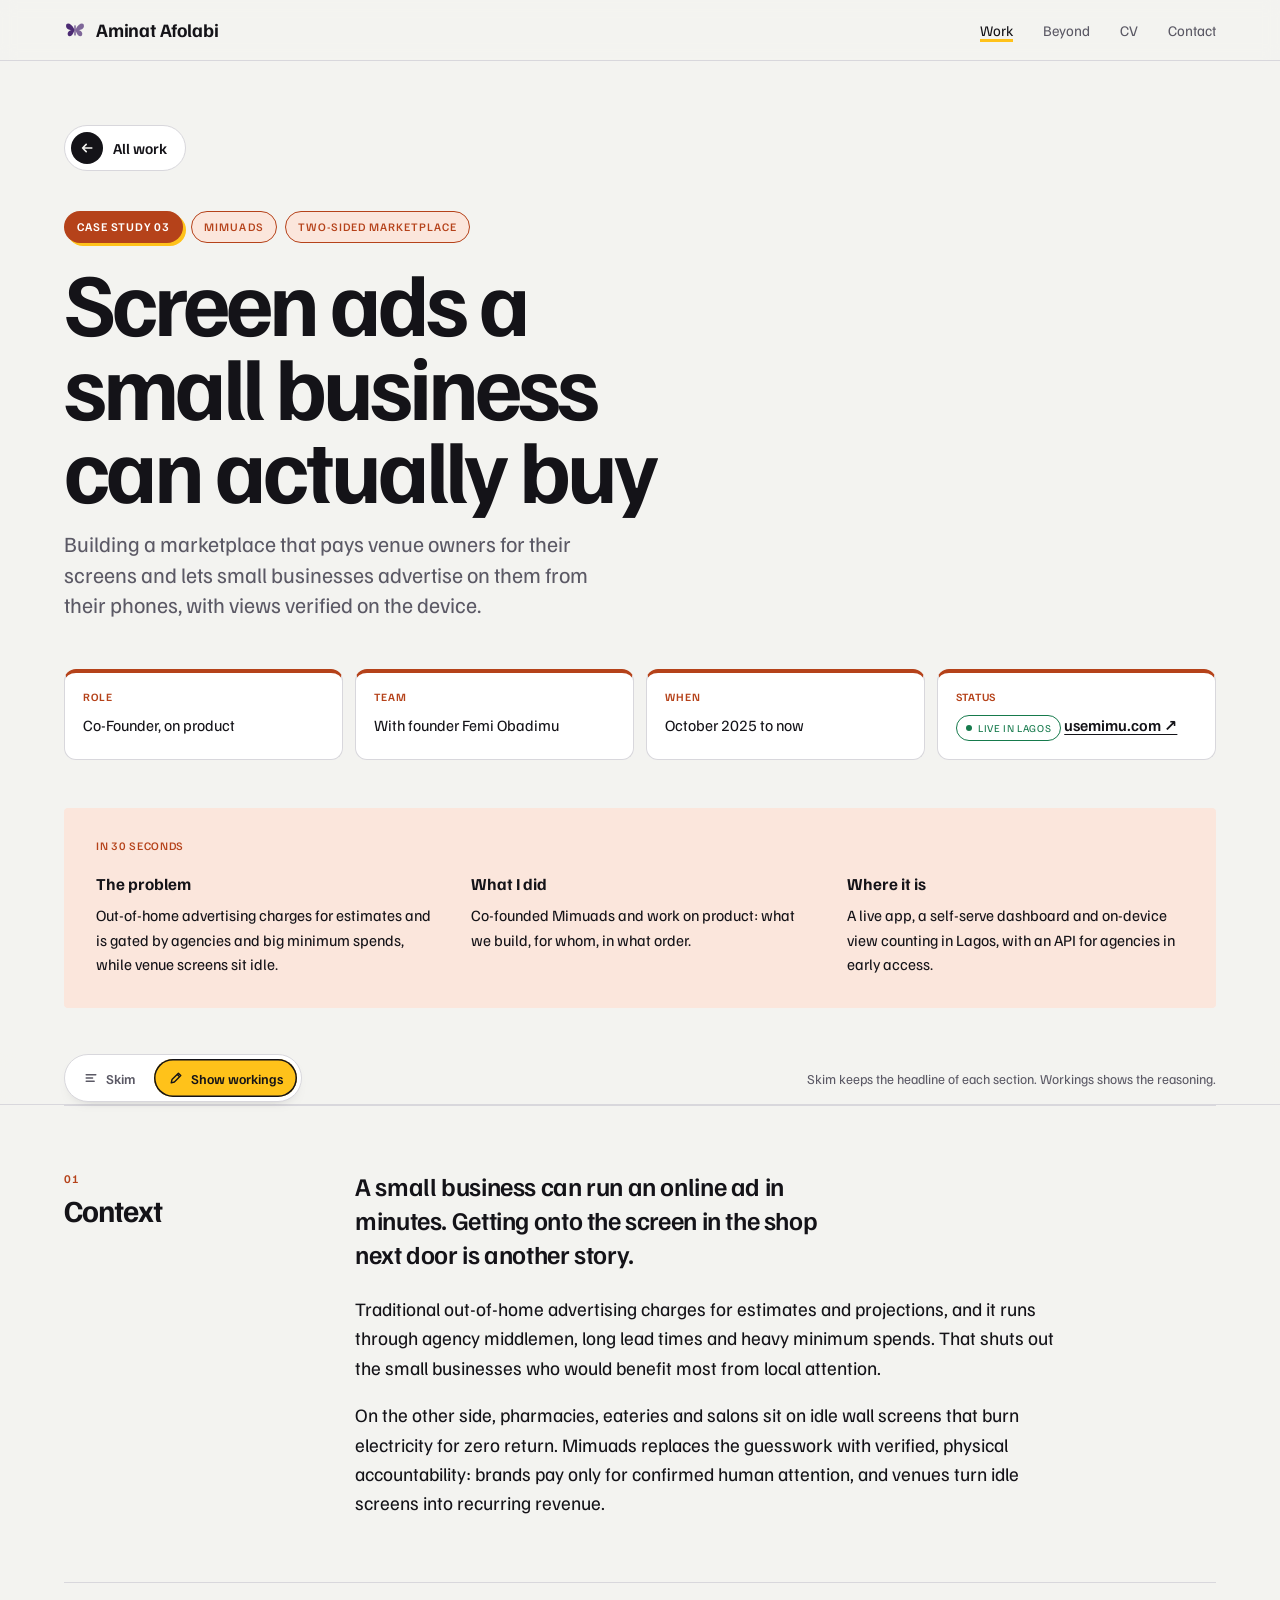
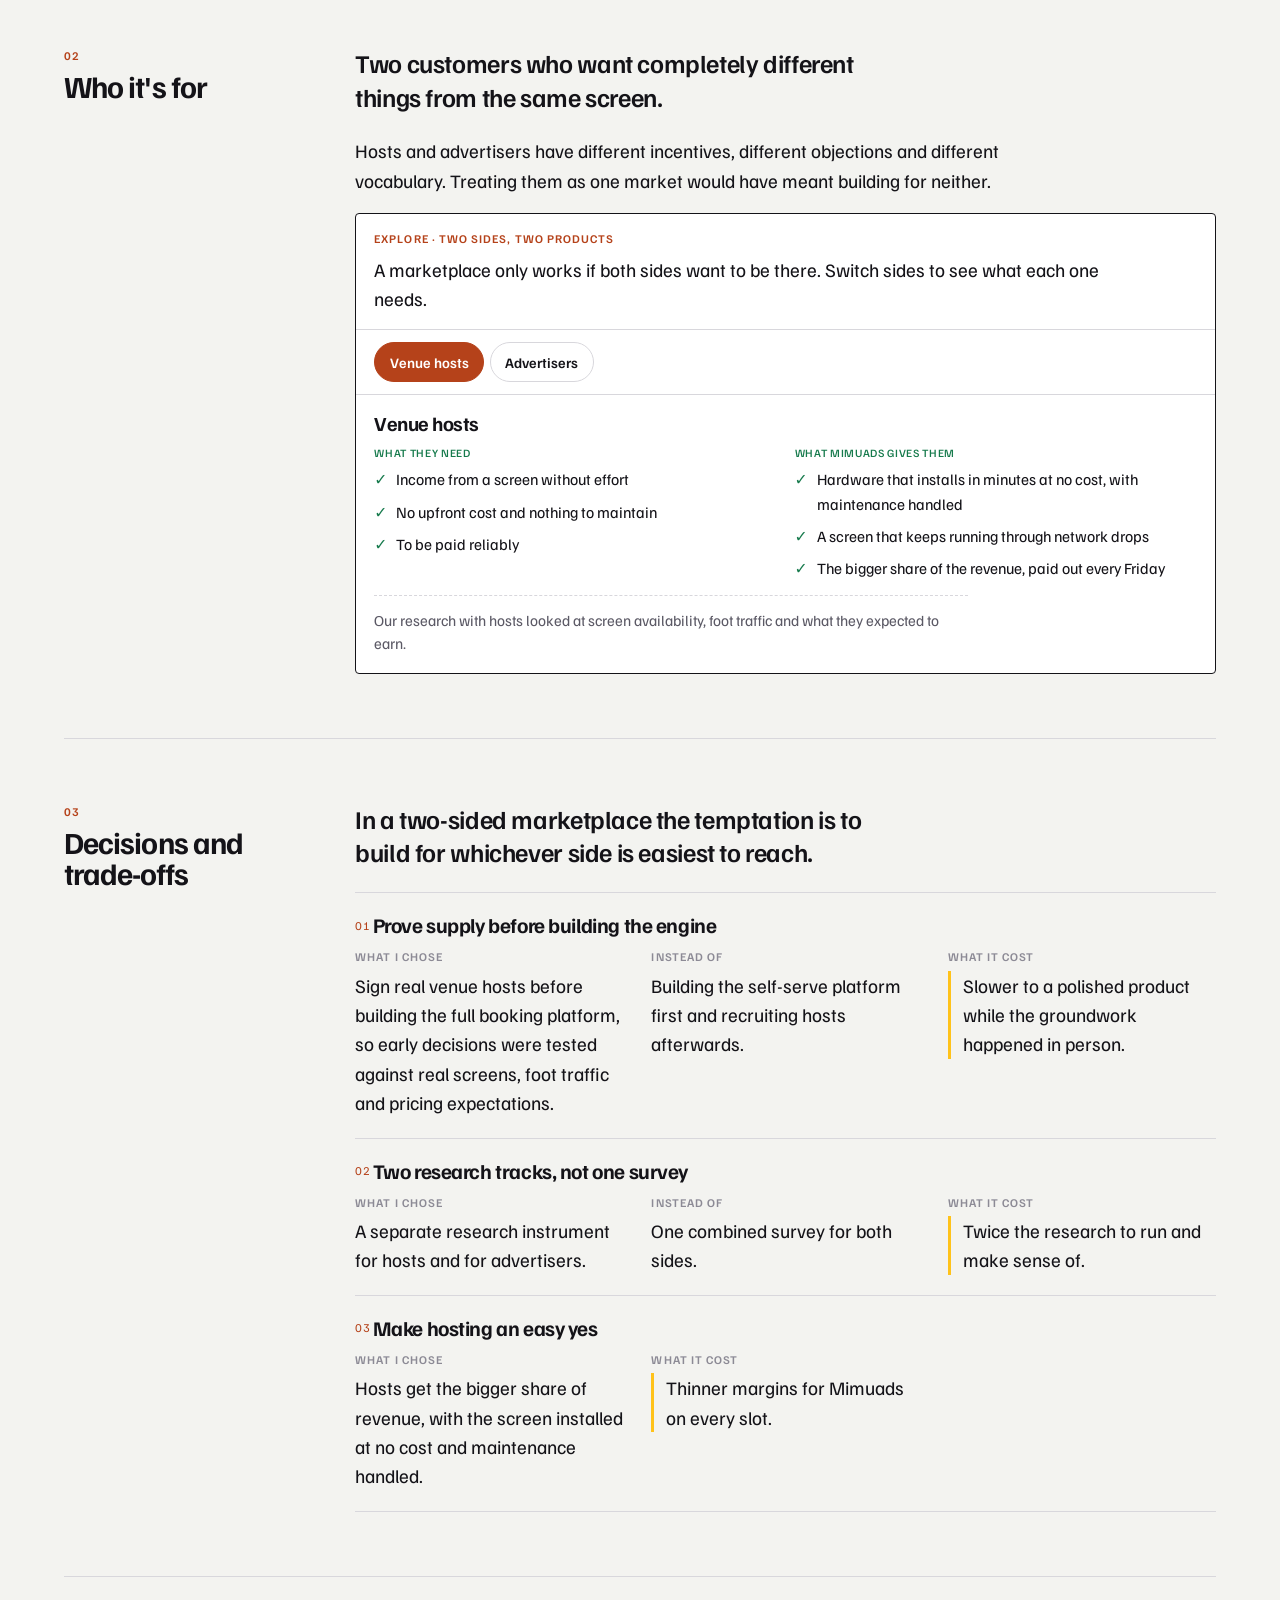
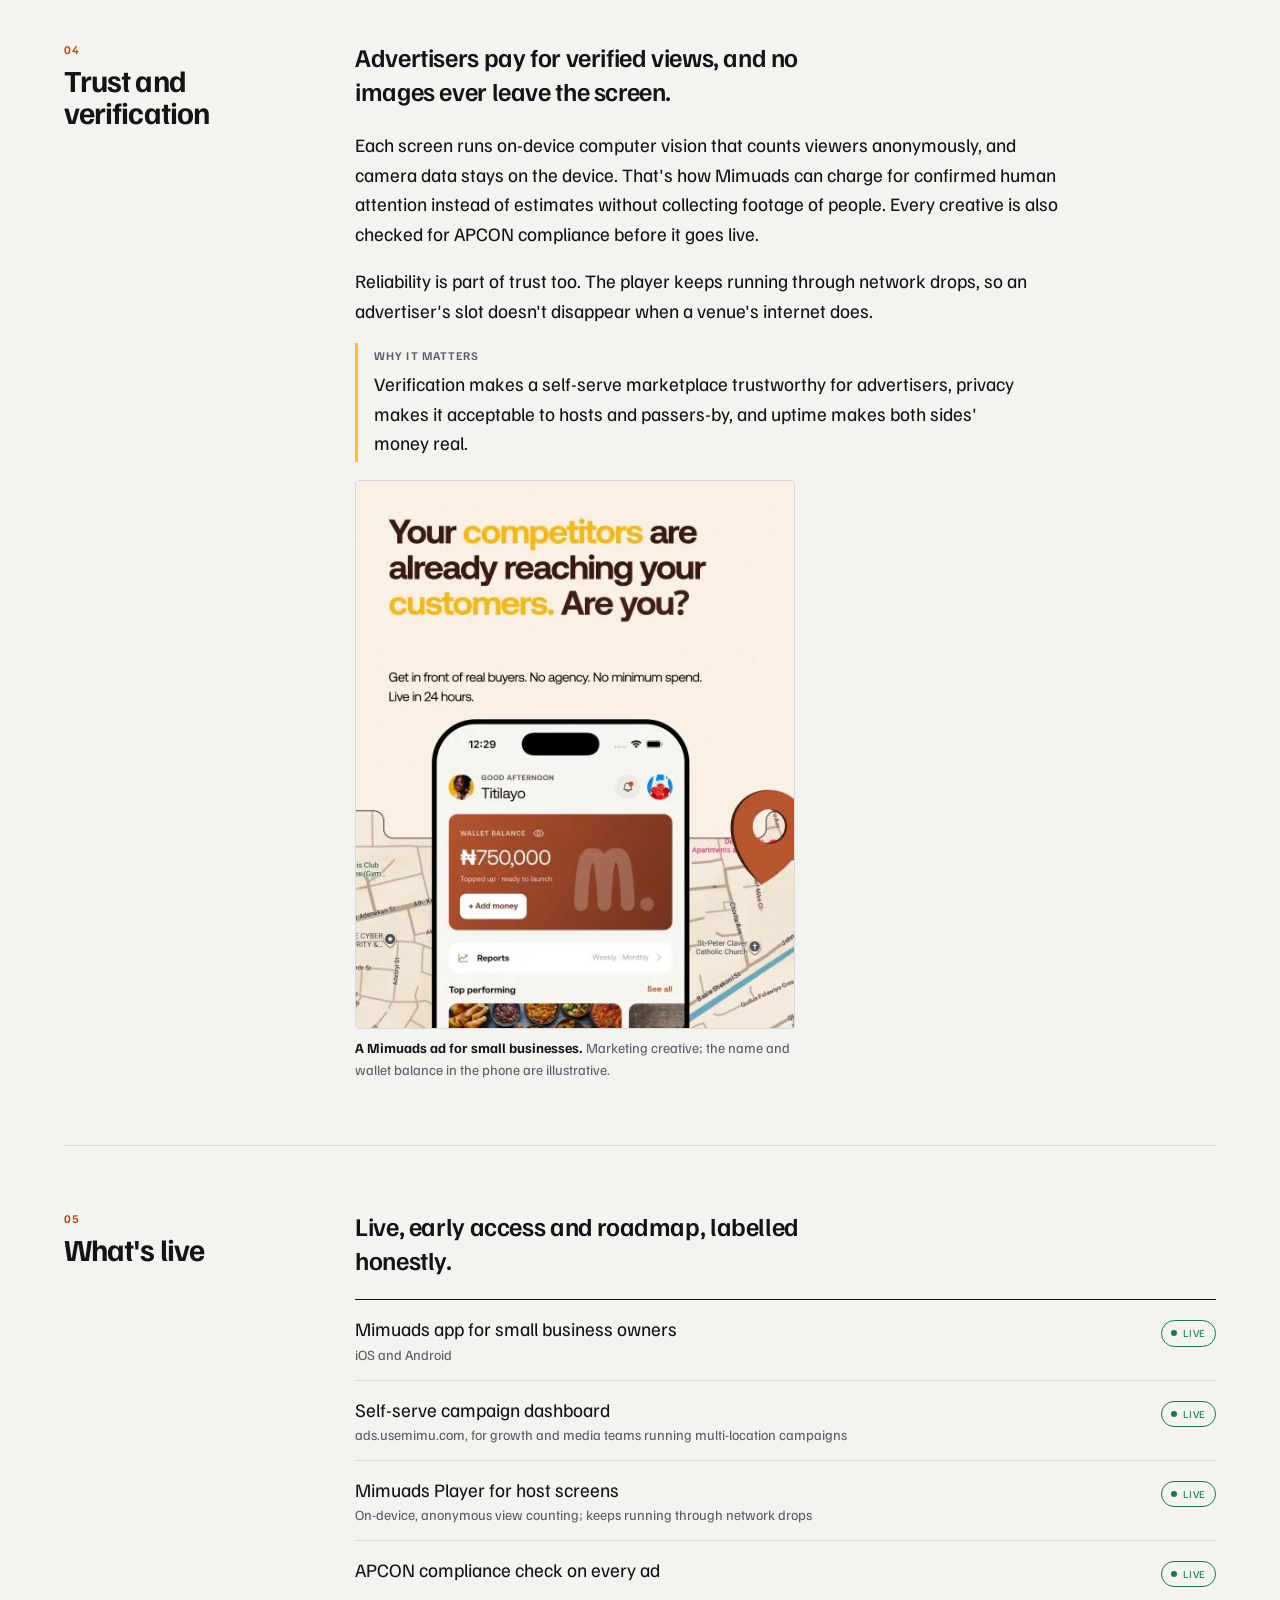
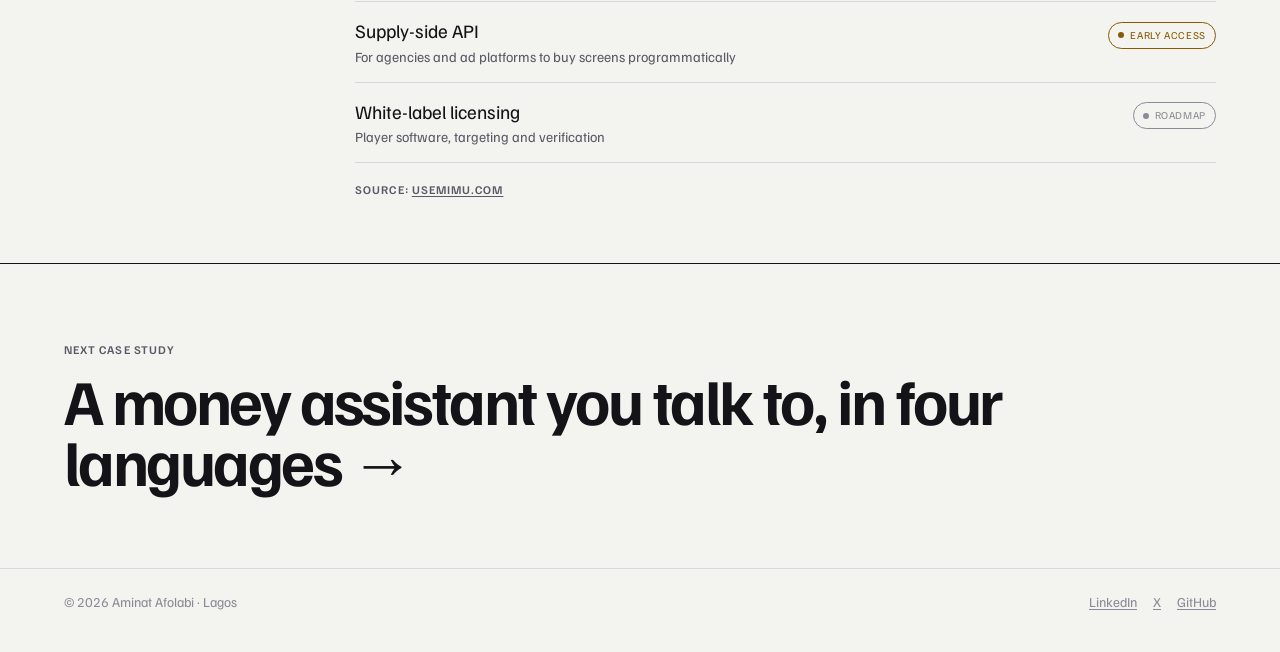
<file: work/mimuads.html>
<!doctype html>
<html lang="en-GB" data-base="../">
<head>
<meta charset="utf-8">
<meta name="viewport" content="width=device-width, initial-scale=1, viewport-fit=cover">
<title>Mimuads · Aminat Afolabi</title>
<meta name="description" content="Co-founding a two-sided marketplace for verified screen advertising in Lagos: the decisions, the trade-offs and what's live.">
<link rel="canonical" href="https://theafolabiamina.com/work/mimuads">
<meta name="theme-color" content="#141318">
<meta name="author" content="Aminat Afolabi">
<meta property="og:type" content="website">
<meta property="og:site_name" content="Aminat Afolabi">
<meta property="og:url" content="https://theafolabiamina.com/work/mimuads">
<meta property="og:title" content="Mimuads · Aminat Afolabi">
<meta property="og:description" content="Co-founding a two-sided marketplace for verified screen advertising in Lagos: the decisions, the trade-offs and what's live.">
<meta property="og:image" content="https://theafolabiamina.com/og-image.png">
<meta property="og:image:width" content="1200">
<meta property="og:image:height" content="630">
<meta property="og:image:alt" content="Aminat Afolabi, Product Manager. I show my workings.">
<meta name="twitter:card" content="summary_large_image">
<meta name="twitter:title" content="Mimuads · Aminat Afolabi">
<meta name="twitter:description" content="Co-founding a two-sided marketplace for verified screen advertising in Lagos: the decisions, the trade-offs and what's live.">
<meta name="twitter:image" content="https://theafolabiamina.com/og-image.png">
<meta name="twitter:image:alt" content="Aminat Afolabi, Product Manager. I show my workings.">
<link rel="icon" href="../favicon.png" type="image/png" sizes="64x64">
<link rel="icon" href="../favicon-32.png" type="image/png" sizes="32x32">
<link rel="apple-touch-icon" href="../apple-touch-icon.png">
<link rel="preload" href="../fonts/familjen.woff2" as="font" type="font/woff2" crossorigin>
<link rel="stylesheet" href="../styles.css">
<script>document.documentElement.classList.add('js')</script>
<script async src="https://www.sabilytics.com/script.js" data-site="fq1wqhvx4m2n" data-domain="theafolabiamina.com"></script>
</head>
<body>
<a class="skip" href="#main">Skip to content</a>
<header class="site-head">
  <div class="wrap">
    <a class="brand" href="../" data-dev="../index.html"><svg viewBox="0 0 32 32" fill="currentColor" aria-hidden="true"><path d="M15 15C11 6 3 4 3 10c0 4 4 6 8 6-4 1-7 4-5 8 2 3 7 0 9-7z"/><path d="M17 15c4-9 12-11 12-5 0 4-4 6-8 6 4 1 7 4 5 8-2 3-7 0-9-7z" opacity=".7"/><rect x="15.2" y="9" width="1.6" height="15" rx=".8"/></svg><span>Aminat Afolabi</span></a>
    <nav class="site-nav" aria-label="Main">
      <a href="../work" data-dev="../index.html#work" aria-current="page">Work</a>
      <a href="../beyond" data-dev="../beyond.html">Beyond</a>
      <a class="opt" href="#" data-profile="cv" target="_blank" rel="noopener" hidden>CV</a>
      <a href="../contact" data-dev="../index.html#contact">Contact</a>
    </nav>
  </div>
</header>
<main id="main" class="t-mimu">
<div class="case-top wrap">
  <a class="back" href="../work" data-dev="../index.html#work"><span class="back-ico" aria-hidden="true"><svg viewBox="0 0 20 20"><path d="M16 10H4.5M9 5.5 4.5 10 9 14.5" fill="none" stroke="currentColor" stroke-width="2" stroke-linecap="round" stroke-linejoin="round"/></svg></span>All work</a>
  <p class="case-kicker"><span class="ck-num mono">Case study 03</span><span class="ck-tag mono">Mimuads</span><span class="ck-tag mono">Two-sided marketplace</span></p>
  <h1 class="case-title" style="view-transition-name:t-mimu">Screen ads a small business can actually buy</h1>
  <p class="case-dek">Building a marketplace that pays venue owners for their screens and lets small businesses advertise on them from their phones, with views verified on the device.</p>
  <dl class="case-meta"><div><dt class="mono">Role</dt><dd>Co-Founder, on product</dd></div><div><dt class="mono">Team</dt><dd>With founder Femi Obadimu</dd></div><div><dt class="mono">When</dt><dd>October 2025 to now</dd></div><div><dt class="mono">Status</dt><dd><span class="chip live">Live in Lagos</span> <a href="https://usemimu.com" target="_blank" rel="noopener">usemimu.com ↗</a></dd></div></dl>
  <section class="tldr" aria-label="In 30 seconds"><h2>In 30 seconds</h2><div><b>The problem</b><p>Out-of-home advertising charges for estimates and is gated by agencies and big minimum spends, while venue screens sit idle.</p></div><div><b>What I did</b><p>Co-founded Mimuads and work on product: what we build, for whom, in what order.</p></div><div><b>Where it is</b><p>A live app, a self-serve dashboard and on-device view counting in Lagos, with an API for agencies in early access.</p></div></section>
</div>
<div class="reading" data-reading hidden>
  <div class="wrap">
    <div class="switch" role="group" aria-label="Reading mode">
      <button type="button" value="skim" aria-pressed="false"><svg viewBox="0 0 20 20" aria-hidden="true"><path d="M4 6h12M4 10h8M4 14h10" fill="none" stroke="currentColor" stroke-width="1.8" stroke-linecap="round"/></svg>Skim</button>
      <button type="button" value="full" aria-pressed="true"><svg viewBox="0 0 20 20" aria-hidden="true"><path d="M4 16l1-4 8-8 3 3-8 8zM11.5 5.5l3 3" fill="none" stroke="currentColor" stroke-width="1.7" stroke-linejoin="round" stroke-linecap="round"/></svg>Show workings</button>
    </div>
    <span class="hint">Skim keeps the headline of each section. Workings shows the reasoning.</span>
  </div>
</div>
<div class="wrap">
<section class="chapter" aria-labelledby="ch-01">
  <div class="chapter-label"><span class="num mono">01</span><h2 id="ch-01">Context</h2></div>
  <div class="chapter-body">
    <p class="lead">A small business can run an online ad in minutes. Getting onto the screen in the shop next door is another story.</p>
    <div class="workings"><p>Traditional out-of-home advertising charges for estimates and projections, and it runs through agency middlemen, long lead times and heavy minimum spends. That shuts out the small businesses who would benefit most from local attention.</p>
<p>On the other side, pharmacies, eateries and salons sit on idle wall screens that burn electricity for zero return. Mimuads replaces the guesswork with verified, physical accountability: brands pay only for confirmed human attention, and venues turn idle screens into recurring revenue.</p></div>
  </div>
</section>
<section class="chapter" aria-labelledby="ch-02">
  <div class="chapter-label"><span class="num mono">02</span><h2 id="ch-02">Who it's for</h2></div>
  <div class="chapter-body">
    <p class="lead">Two customers who want completely different things from the same screen.</p>
    <div class="workings"><p>Hosts and advertisers have different incentives, different objections and different vocabulary. Treating them as one market would have meant building for neither.</p><div class="explorer" data-tabs>
  <div class="explorer-head"><p class="mono">Explore · Two sides, two products</p><p>A marketplace only works if both sides want to be there. Switch sides to see what each one needs.</p></div>
  <div class="tablist" role="tablist" aria-label="Marketplace side" hidden>
    <button type="button" role="tab" aria-selected="true">Venue hosts</button>
    <button type="button" role="tab" aria-selected="false">Advertisers</button>
  </div>
  <div class="panel" role="tabpanel">
    <h3>Venue hosts</h3>
    <div class="cando">
      <div class="yes"><h4>What they need</h4><ul><li>Income from a screen without effort</li><li>No upfront cost and nothing to maintain</li><li>To be paid reliably</li></ul></div>
      <div class="yes"><h4>What Mimuads gives them</h4><ul><li>Hardware that installs in minutes at no cost, with maintenance handled</li><li>A screen that keeps running through network drops</li><li>The bigger share of the revenue, paid out every Friday</li></ul></div>
    </div>
    <p class="why-line">Our research with hosts looked at screen availability, foot traffic and what they expected to earn.</p>
  </div>
  <div class="panel" role="tabpanel">
    <h3>Advertisers</h3>
    <div class="cando">
      <div class="yes"><h4>What they need</h4><ul><li>To book without an agency or a big minimum spend</li><li>To know the ad was actually seen</li><li>To be live quickly</li></ul></div>
      <div class="yes"><h4>What Mimuads gives them</h4><ul><li>A mobile app for small businesses and a dashboard for growth teams, with no retainers or minimum spend</li><li>Payment only for confirmed human attention, verified by on-device computer vision</li><li>Ads live on retail screens within 24 hours</li></ul></div>
    </div>
    <p class="why-line">Every ad is checked for APCON compliance before it goes live, which protects hosts and the marketplace as well as the advertiser.</p>
  </div>
</div></div>
  </div>
</section>
<section class="chapter" aria-labelledby="ch-03">
  <div class="chapter-label"><span class="num mono">03</span><h2 id="ch-03">Decisions and trade-offs</h2></div>
  <div class="chapter-body">
    <p class="lead">In a two-sided marketplace the temptation is to build for whichever side is easiest to reach.</p>
    <div class="workings"><ol class="decisions"><li class="decision"><h3>Prove supply before building the engine</h3><dl><div class="cell"><dt class="mono">What I chose</dt><dd>Sign real venue hosts before building the full booking platform, so early decisions were tested against real screens, foot traffic and pricing expectations.</dd></div><div class="cell"><dt class="mono">Instead of</dt><dd>Building the self-serve platform first and recruiting hosts afterwards.</dd></div><div class="cell cost"><dt class="mono">What it cost</dt><dd>Slower to a polished product while the groundwork happened in person.</dd></div></dl></li><li class="decision"><h3>Two research tracks, not one survey</h3><dl><div class="cell"><dt class="mono">What I chose</dt><dd>A separate research instrument for hosts and for advertisers.</dd></div><div class="cell"><dt class="mono">Instead of</dt><dd>One combined survey for both sides.</dd></div><div class="cell cost"><dt class="mono">What it cost</dt><dd>Twice the research to run and make sense of.</dd></div></dl></li><li class="decision"><h3>Make hosting an easy yes</h3><dl><div class="cell"><dt class="mono">What I chose</dt><dd>Hosts get the bigger share of revenue, with the screen installed at no cost and maintenance handled.</dd></div><div class="cell cost"><dt class="mono">What it cost</dt><dd>Thinner margins for Mimuads on every slot.</dd></div></dl></li></ol></div>
  </div>
</section>
<section class="chapter" aria-labelledby="ch-04">
  <div class="chapter-label"><span class="num mono">04</span><h2 id="ch-04">Trust and verification</h2></div>
  <div class="chapter-body">
    <p class="lead">Advertisers pay for verified views, and no images ever leave the screen.</p>
    <div class="workings"><p>Each screen runs on-device computer vision that counts viewers anonymously, and camera data stays on the device. That's how Mimuads can charge for confirmed human attention instead of estimates without collecting footage of people. Every creative is also checked for APCON compliance before it goes live.</p>
<p>Reliability is part of trust too. The player keeps running through network drops, so an advertiser's slot doesn't disappear when a venue's internet does.</p>
<div class="margin-note"><span class="mono">Why it matters</span>Verification makes a self-serve marketplace trustworthy for advertisers, privacy makes it acceptable to hosts and passers-by, and uptime makes both sides' money real.</div>
<figure class="single-shot"><img src="../img/mimu-ad.webp" width="480" height="600" alt="Mimuads ad reading Your competitors are already reaching your customers. Are you?, showing the advertiser app on a phone over a map" loading="lazy" decoding="async"><figcaption><b>A Mimuads ad for small businesses.</b> Marketing creative; the name and wallet balance in the phone are illustrative.</figcaption></figure></div>
  </div>
</section>
<section class="chapter" aria-labelledby="ch-05">
  <div class="chapter-label"><span class="num mono">05</span><h2 id="ch-05">What's live</h2></div>
  <div class="chapter-body">
    <p class="lead">Live, early access and roadmap, labelled honestly.</p>
    <div class="workings"><ul class="status-list">
  <li><span>Mimuads app for small business owners<small>iOS and Android</small></span><span class="chip live">Live</span></li>
  <li><span>Self-serve campaign dashboard<small>ads.usemimu.com, for growth and media teams running multi-location campaigns</small></span><span class="chip live">Live</span></li>
  <li><span>Mimuads Player for host screens<small>On-device, anonymous view counting; keeps running through network drops</small></span><span class="chip live">Live</span></li>
  <li><span>APCON compliance check on every ad</span><span class="chip live">Live</span></li>
  <li><span>Supply-side API<small>For agencies and ad platforms to buy screens programmatically</small></span><span class="chip early">Early access</span></li>
  <li><span>White-label licensing<small>Player software, targeting and verification</small></span><span class="chip road">Roadmap</span></li>
</ul>
<p class="mono muted">Source: <a href="https://usemimu.com" target="_blank" rel="noopener">usemimu.com</a></p>
<!-- CONFIRM: your exact product ownership at Mimuads, and any traction you're happy to publish (live screens, campaigns, verified views) --></div>
  </div>
</section>
</div>
<nav class="next-case wrap" aria-label="Next case study"><a href="../work/zuri" data-dev="../work/zuri.html"><span class="mono">Next case study</span><b>A money assistant you talk to, in four languages →</b></a></nav>
</main>
<footer class="wrap site-foot"><span>© 2026 Aminat Afolabi · Lagos</span><span class="foot-links"><a href="https://www.linkedin.com/in/aminat-afolabi" target="_blank" rel="noopener">LinkedIn</a><a href="https://x.com/mysterios_amina" target="_blank" rel="noopener">X</a><a href="https://github.com/Armina101" target="_blank" rel="noopener">GitHub</a></span></footer>
<p class="toast" id="toast" role="status" aria-live="polite" hidden></p>
<script src="../site.js"></script>
</body>
</html>
</file>
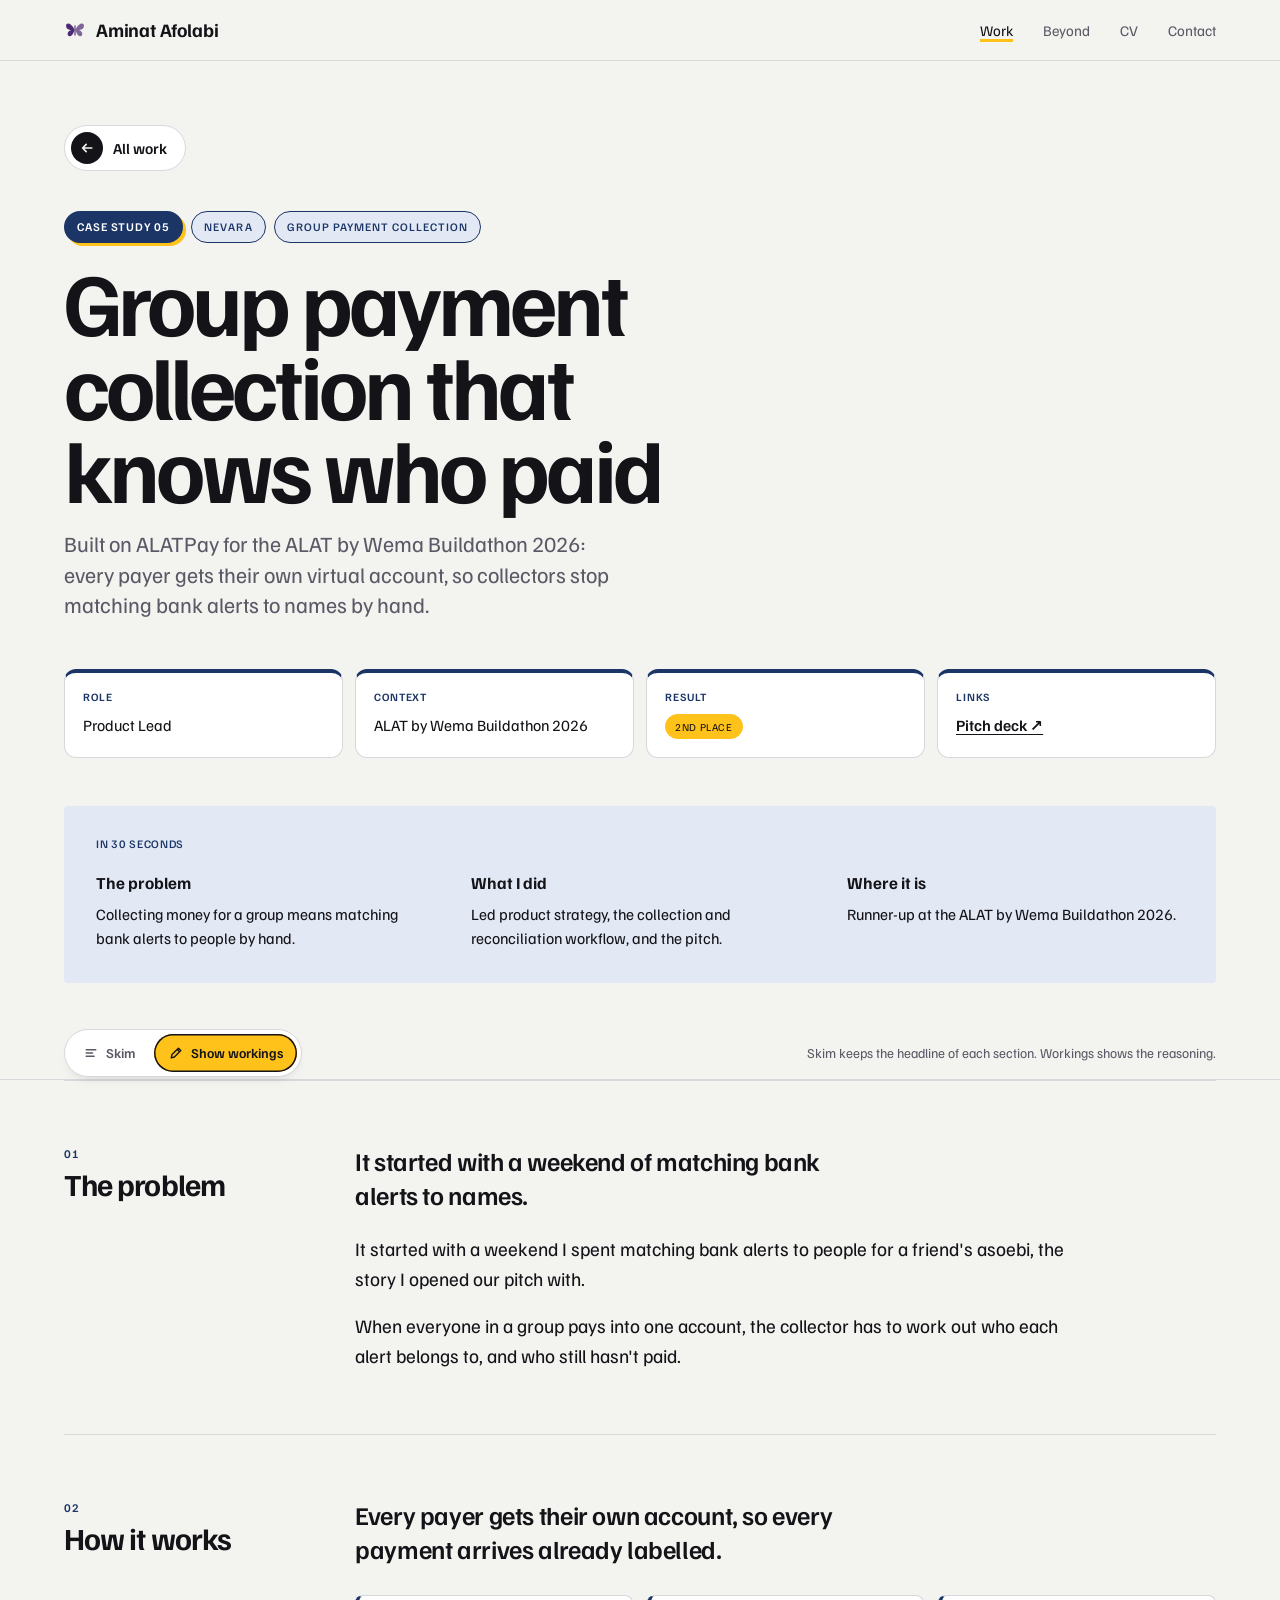
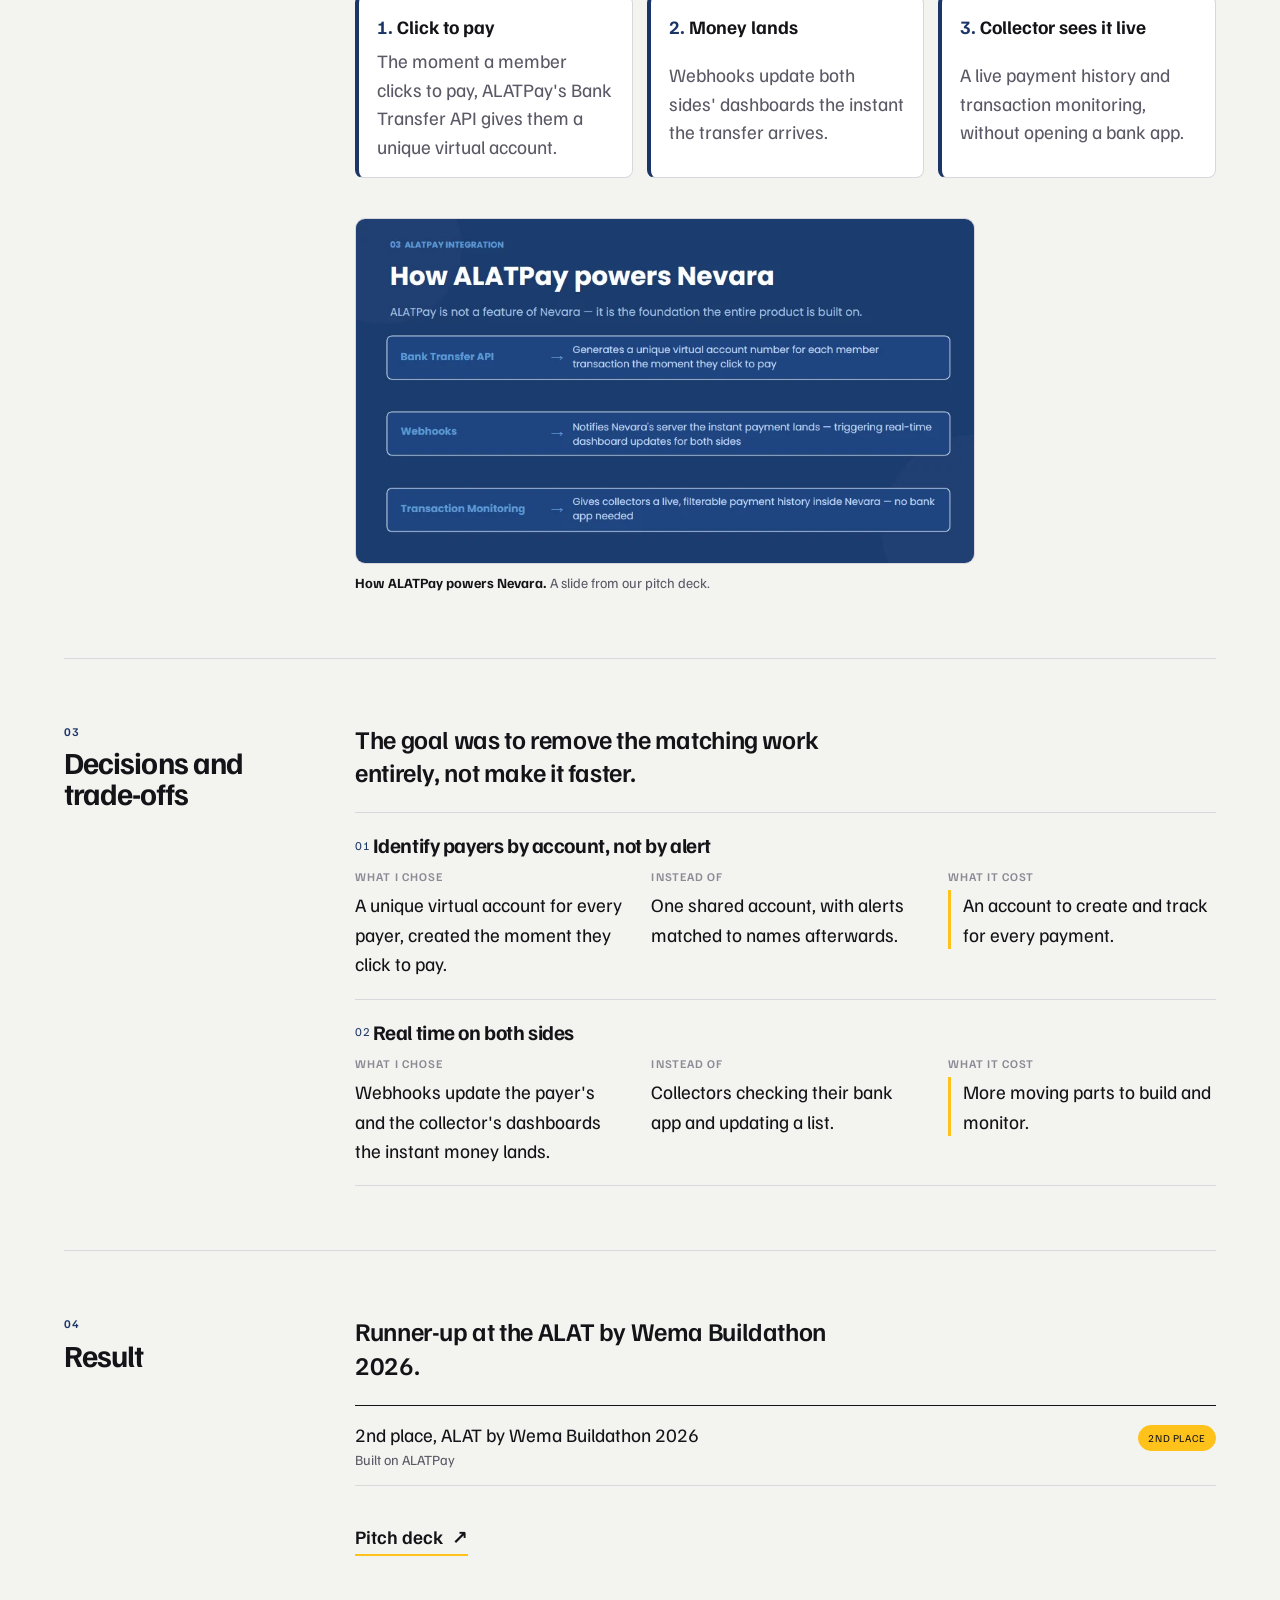
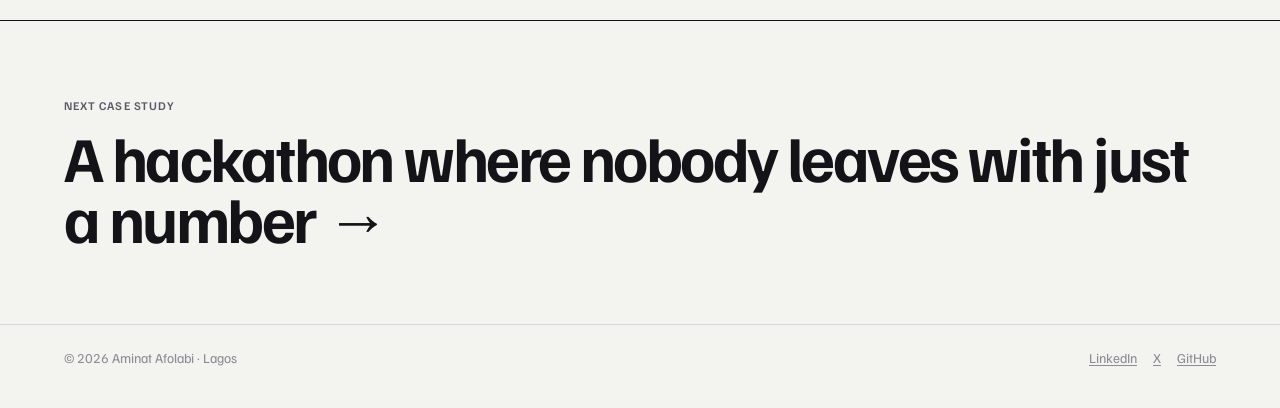
<file: work/nevara.html>
<!doctype html>
<html lang="en-GB" data-base="../">
<head>
<meta charset="utf-8">
<meta name="viewport" content="width=device-width, initial-scale=1, viewport-fit=cover">
<title>Nevara · Aminat Afolabi</title>
<meta name="description" content="Leading product on Nevara, group payment collection on ALATPay that knows who paid. Runner-up at the ALAT by Wema Buildathon 2026.">
<link rel="canonical" href="https://theafolabiamina.com/work/nevara">
<meta name="theme-color" content="#141318">
<meta name="author" content="Aminat Afolabi">
<meta property="og:type" content="website">
<meta property="og:site_name" content="Aminat Afolabi">
<meta property="og:url" content="https://theafolabiamina.com/work/nevara">
<meta property="og:title" content="Nevara · Aminat Afolabi">
<meta property="og:description" content="Leading product on Nevara, group payment collection on ALATPay that knows who paid. Runner-up at the ALAT by Wema Buildathon 2026.">
<meta property="og:image" content="https://theafolabiamina.com/og-image.png">
<meta property="og:image:width" content="1200">
<meta property="og:image:height" content="630">
<meta property="og:image:alt" content="Aminat Afolabi, Product Manager. I show my workings.">
<meta name="twitter:card" content="summary_large_image">
<meta name="twitter:title" content="Nevara · Aminat Afolabi">
<meta name="twitter:description" content="Leading product on Nevara, group payment collection on ALATPay that knows who paid. Runner-up at the ALAT by Wema Buildathon 2026.">
<meta name="twitter:image" content="https://theafolabiamina.com/og-image.png">
<meta name="twitter:image:alt" content="Aminat Afolabi, Product Manager. I show my workings.">
<link rel="icon" href="../favicon.png" type="image/png" sizes="64x64">
<link rel="icon" href="../favicon-32.png" type="image/png" sizes="32x32">
<link rel="apple-touch-icon" href="../apple-touch-icon.png">
<link rel="preload" href="../fonts/familjen.woff2" as="font" type="font/woff2" crossorigin>
<link rel="stylesheet" href="../styles.css">
<script>document.documentElement.classList.add('js')</script>
<script async src="https://www.sabilytics.com/script.js" data-site="fq1wqhvx4m2n" data-domain="theafolabiamina.com"></script>
</head>
<body>
<a class="skip" href="#main">Skip to content</a>
<header class="site-head">
  <div class="wrap">
    <a class="brand" href="../" data-dev="../index.html"><svg viewBox="0 0 32 32" fill="currentColor" aria-hidden="true"><path d="M15 15C11 6 3 4 3 10c0 4 4 6 8 6-4 1-7 4-5 8 2 3 7 0 9-7z"/><path d="M17 15c4-9 12-11 12-5 0 4-4 6-8 6 4 1 7 4 5 8-2 3-7 0-9-7z" opacity=".7"/><rect x="15.2" y="9" width="1.6" height="15" rx=".8"/></svg><span>Aminat Afolabi</span></a>
    <nav class="site-nav" aria-label="Main">
      <a href="../work" data-dev="../index.html#work" aria-current="page">Work</a>
      <a href="../beyond" data-dev="../beyond.html">Beyond</a>
      <a class="opt" href="#" data-profile="cv" target="_blank" rel="noopener" hidden>CV</a>
      <a href="../contact" data-dev="../index.html#contact">Contact</a>
    </nav>
  </div>
</header>
<main id="main" class="t-nev">
<div class="case-top wrap">
  <a class="back" href="../work" data-dev="../index.html#work"><span class="back-ico" aria-hidden="true"><svg viewBox="0 0 20 20"><path d="M16 10H4.5M9 5.5 4.5 10 9 14.5" fill="none" stroke="currentColor" stroke-width="2" stroke-linecap="round" stroke-linejoin="round"/></svg></span>All work</a>
  <p class="case-kicker"><span class="ck-num mono">Case study 05</span><span class="ck-tag mono">Nevara</span><span class="ck-tag mono">Group payment collection</span></p>
  <h1 class="case-title" style="view-transition-name:t-nev">Group payment collection that knows who paid</h1>
  <p class="case-dek">Built on ALATPay for the ALAT by Wema Buildathon 2026: every payer gets their own virtual account, so collectors stop matching bank alerts to names by hand.</p>
  <dl class="case-meta"><div><dt class="mono">Role</dt><dd>Product Lead</dd></div><div><dt class="mono">Context</dt><dd>ALAT by Wema Buildathon 2026</dd></div><div><dt class="mono">Result</dt><dd><span class="chip prize">2nd place</span></dd></div><div><dt class="mono">Links</dt><dd><a href="https://drive.google.com/file/d/1_WzfguJXYPybaouAVrhMz_KWhtLVdKk3/view?usp=sharing" target="_blank" rel="noopener">Pitch deck ↗</a></dd></div></dl>
  <section class="tldr" aria-label="In 30 seconds"><h2>In 30 seconds</h2><div><b>The problem</b><p>Collecting money for a group means matching bank alerts to people by hand.</p></div><div><b>What I did</b><p>Led product strategy, the collection and reconciliation workflow, and the pitch.</p></div><div><b>Where it is</b><p>Runner-up at the ALAT by Wema Buildathon 2026.</p></div></section>
</div>
<div class="reading" data-reading hidden>
  <div class="wrap">
    <div class="switch" role="group" aria-label="Reading mode">
      <button type="button" value="skim" aria-pressed="false"><svg viewBox="0 0 20 20" aria-hidden="true"><path d="M4 6h12M4 10h8M4 14h10" fill="none" stroke="currentColor" stroke-width="1.8" stroke-linecap="round"/></svg>Skim</button>
      <button type="button" value="full" aria-pressed="true"><svg viewBox="0 0 20 20" aria-hidden="true"><path d="M4 16l1-4 8-8 3 3-8 8zM11.5 5.5l3 3" fill="none" stroke="currentColor" stroke-width="1.7" stroke-linejoin="round" stroke-linecap="round"/></svg>Show workings</button>
    </div>
    <span class="hint">Skim keeps the headline of each section. Workings shows the reasoning.</span>
  </div>
</div>
<div class="wrap">
<section class="chapter" aria-labelledby="ch-01">
  <div class="chapter-label"><span class="num mono">01</span><h2 id="ch-01">The problem</h2></div>
  <div class="chapter-body">
    <p class="lead">It started with a weekend of matching bank alerts to names.</p>
    <div class="workings"><p>It started with a weekend I spent matching bank alerts to people for a friend's asoebi, the story I opened our pitch with.</p>
<p>When everyone in a group pays into one account, the collector has to work out who each alert belongs to, and who still hasn't paid.</p></div>
  </div>
</section>
<section class="chapter" aria-labelledby="ch-02">
  <div class="chapter-label"><span class="num mono">02</span><h2 id="ch-02">How it works</h2></div>
  <div class="chapter-body">
    <p class="lead">Every payer gets their own account, so every payment arrives already labelled.</p>
    <div class="workings"><ol class="zn-steps">
  <li><b>Click to pay</b><span>The moment a member clicks to pay, ALATPay's Bank Transfer API gives them a unique virtual account.</span></li>
  <li><b>Money lands</b><span>Webhooks update both sides' dashboards the instant the transfer arrives.</span></li>
  <li><b>Collector sees it live</b><span>A live payment history and transaction monitoring, without opening a bank app.</span></li>
</ol>
<figure class="single-shot zn-shot"><img src="../img/nevara-alatpay.webp" width="863" height="480" alt="Slide from the Nevara pitch deck titled How ALATPay powers Nevara, explaining the Bank Transfer API, webhooks and transaction monitoring" loading="lazy" decoding="async"><figcaption><b>How ALATPay powers Nevara.</b> A slide from our pitch deck.</figcaption></figure></div>
  </div>
</section>
<section class="chapter" aria-labelledby="ch-03">
  <div class="chapter-label"><span class="num mono">03</span><h2 id="ch-03">Decisions and trade-offs</h2></div>
  <div class="chapter-body">
    <p class="lead">The goal was to remove the matching work entirely, not make it faster.</p>
    <div class="workings"><ol class="decisions"><li class="decision"><h3>Identify payers by account, not by alert</h3><dl><div class="cell"><dt class="mono">What I chose</dt><dd>A unique virtual account for every payer, created the moment they click to pay.</dd></div><div class="cell"><dt class="mono">Instead of</dt><dd>One shared account, with alerts matched to names afterwards.</dd></div><div class="cell cost"><dt class="mono">What it cost</dt><dd>An account to create and track for every payment.</dd></div></dl></li><li class="decision"><h3>Real time on both sides</h3><dl><div class="cell"><dt class="mono">What I chose</dt><dd>Webhooks update the payer's and the collector's dashboards the instant money lands.</dd></div><div class="cell"><dt class="mono">Instead of</dt><dd>Collectors checking their bank app and updating a list.</dd></div><div class="cell cost"><dt class="mono">What it cost</dt><dd>More moving parts to build and monitor.</dd></div></dl></li></ol></div>
  </div>
</section>
<section class="chapter" aria-labelledby="ch-04">
  <div class="chapter-label"><span class="num mono">04</span><h2 id="ch-04">Result</h2></div>
  <div class="chapter-body">
    <p class="lead">Runner-up at the ALAT by Wema Buildathon 2026.</p>
    <div class="workings"><ul class="status-list">
  <li><span>2nd place, ALAT by Wema Buildathon 2026<small>Built on ALATPay</small></span><span class="chip prize">2nd place</span></li>
</ul>
<p class="case-links"><a class="arrow-link" href="https://drive.google.com/file/d/1_WzfguJXYPybaouAVrhMz_KWhtLVdKk3/view?usp=sharing" target="_blank" rel="noopener">Pitch deck <span aria-hidden="true">↗</span></a></p></div>
  </div>
</section>
</div>
<nav class="next-case wrap" aria-label="Next case study"><a href="../work/hackathon" data-dev="../work/hackathon.html"><span class="mono">Next case study</span><b>A hackathon where nobody leaves with just a number →</b></a></nav>
</main>
<footer class="wrap site-foot"><span>© 2026 Aminat Afolabi · Lagos</span><span class="foot-links"><a href="https://www.linkedin.com/in/aminat-afolabi" target="_blank" rel="noopener">LinkedIn</a><a href="https://x.com/mysterios_amina" target="_blank" rel="noopener">X</a><a href="https://github.com/Armina101" target="_blank" rel="noopener">GitHub</a></span></footer>
<p class="toast" id="toast" role="status" aria-live="polite" hidden></p>
<script src="../site.js"></script>
</body>
</html>
</file>
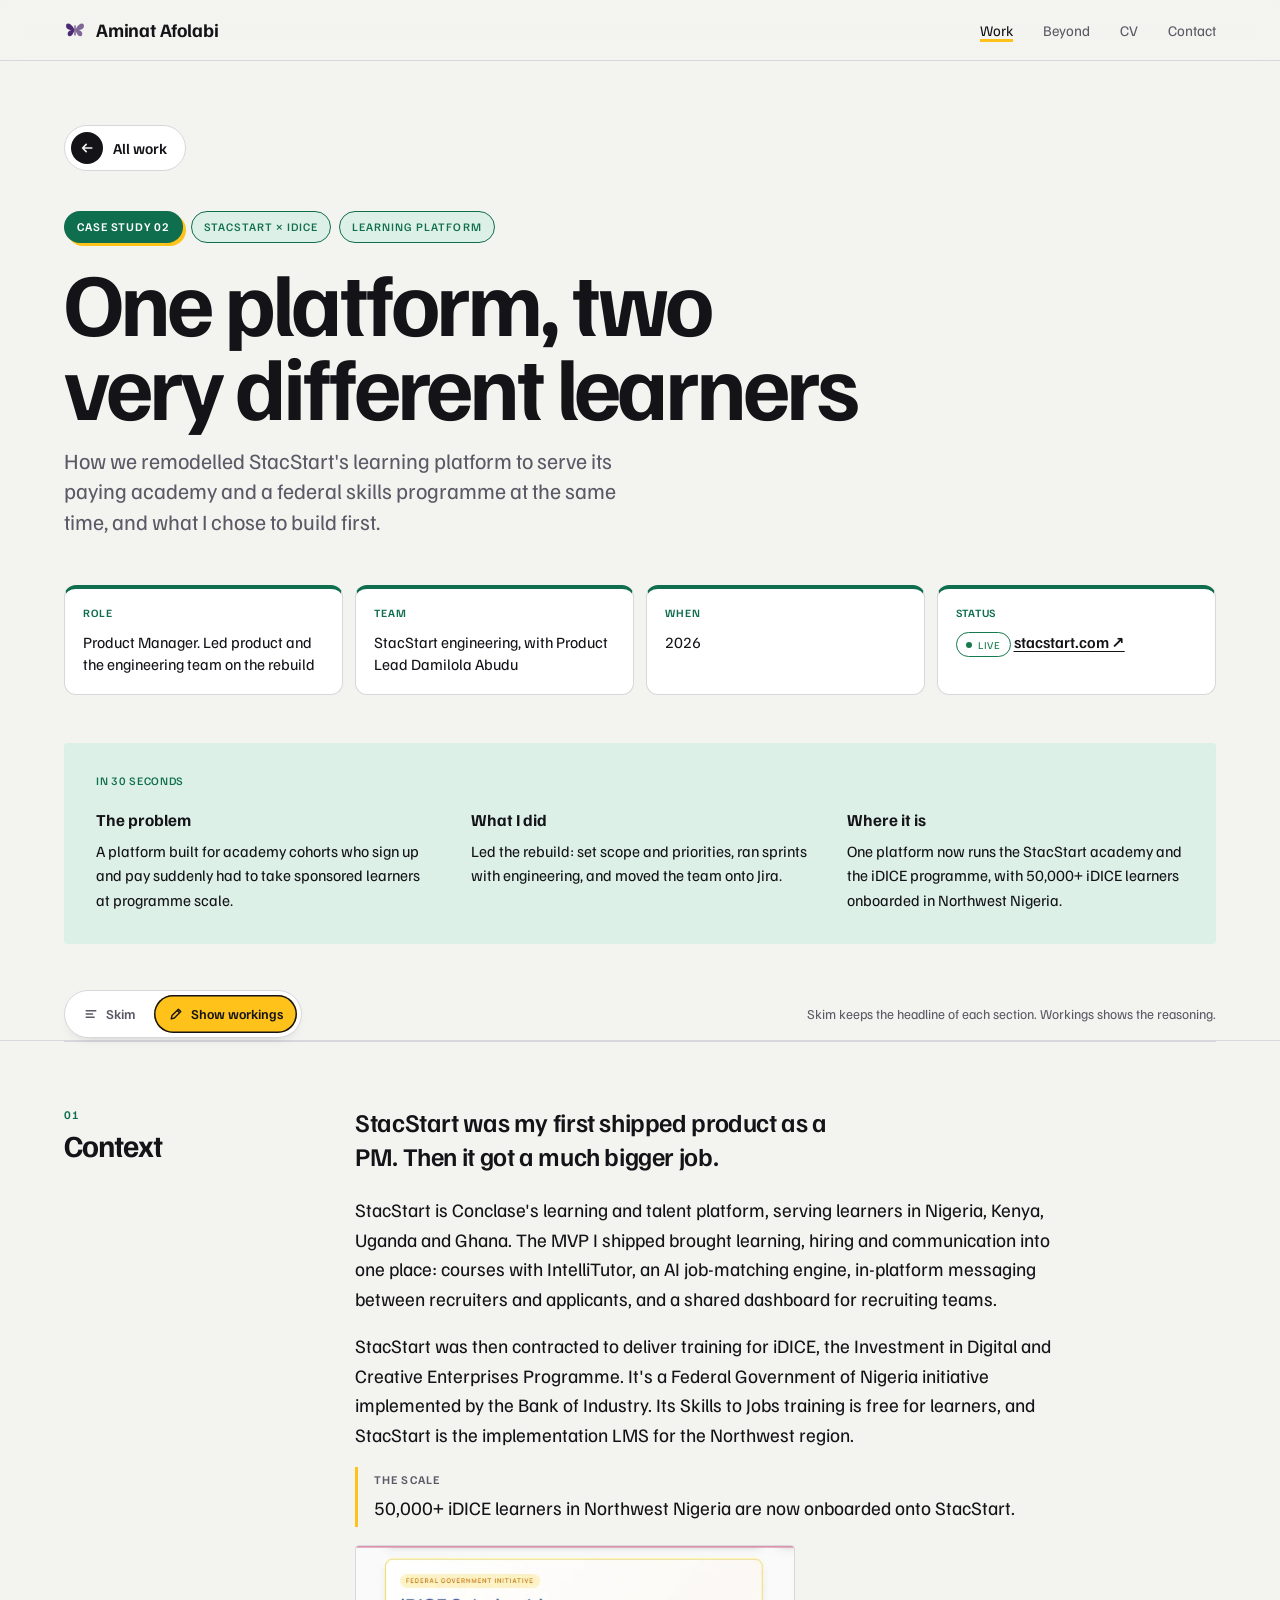
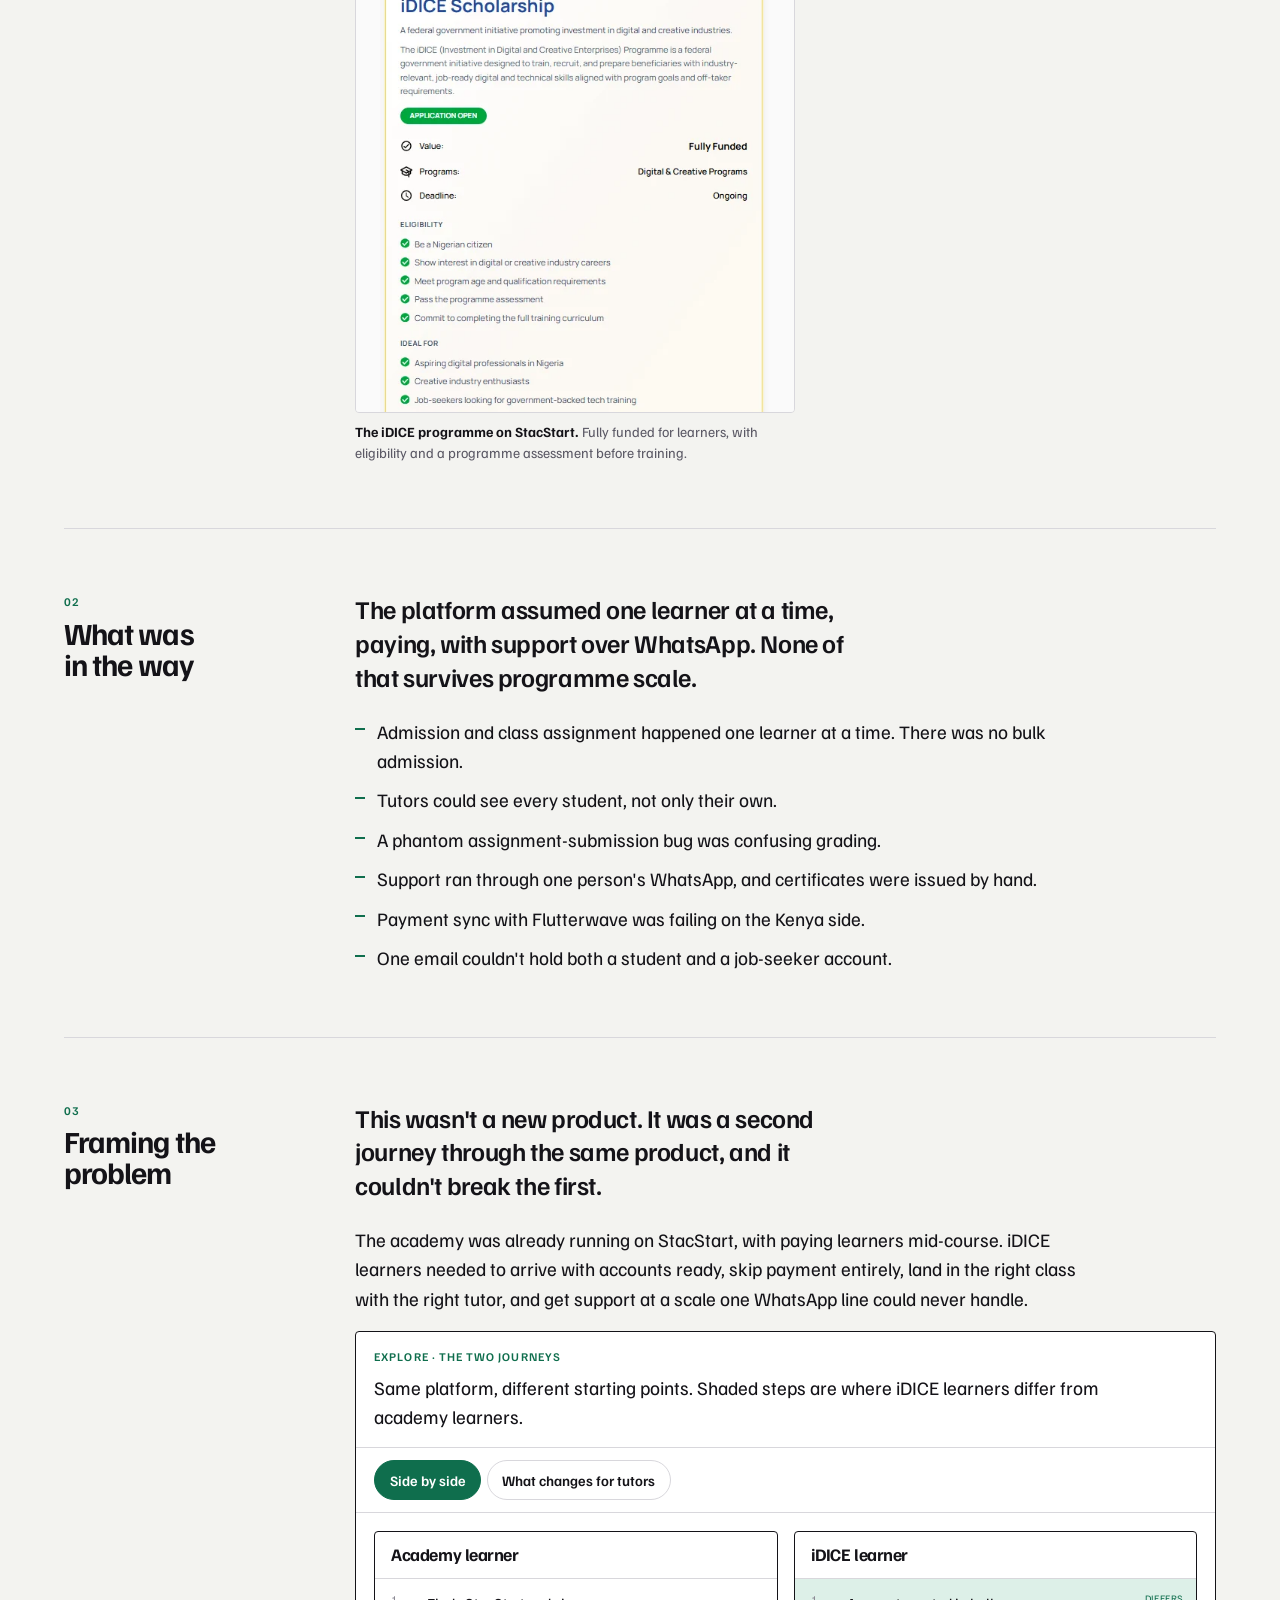
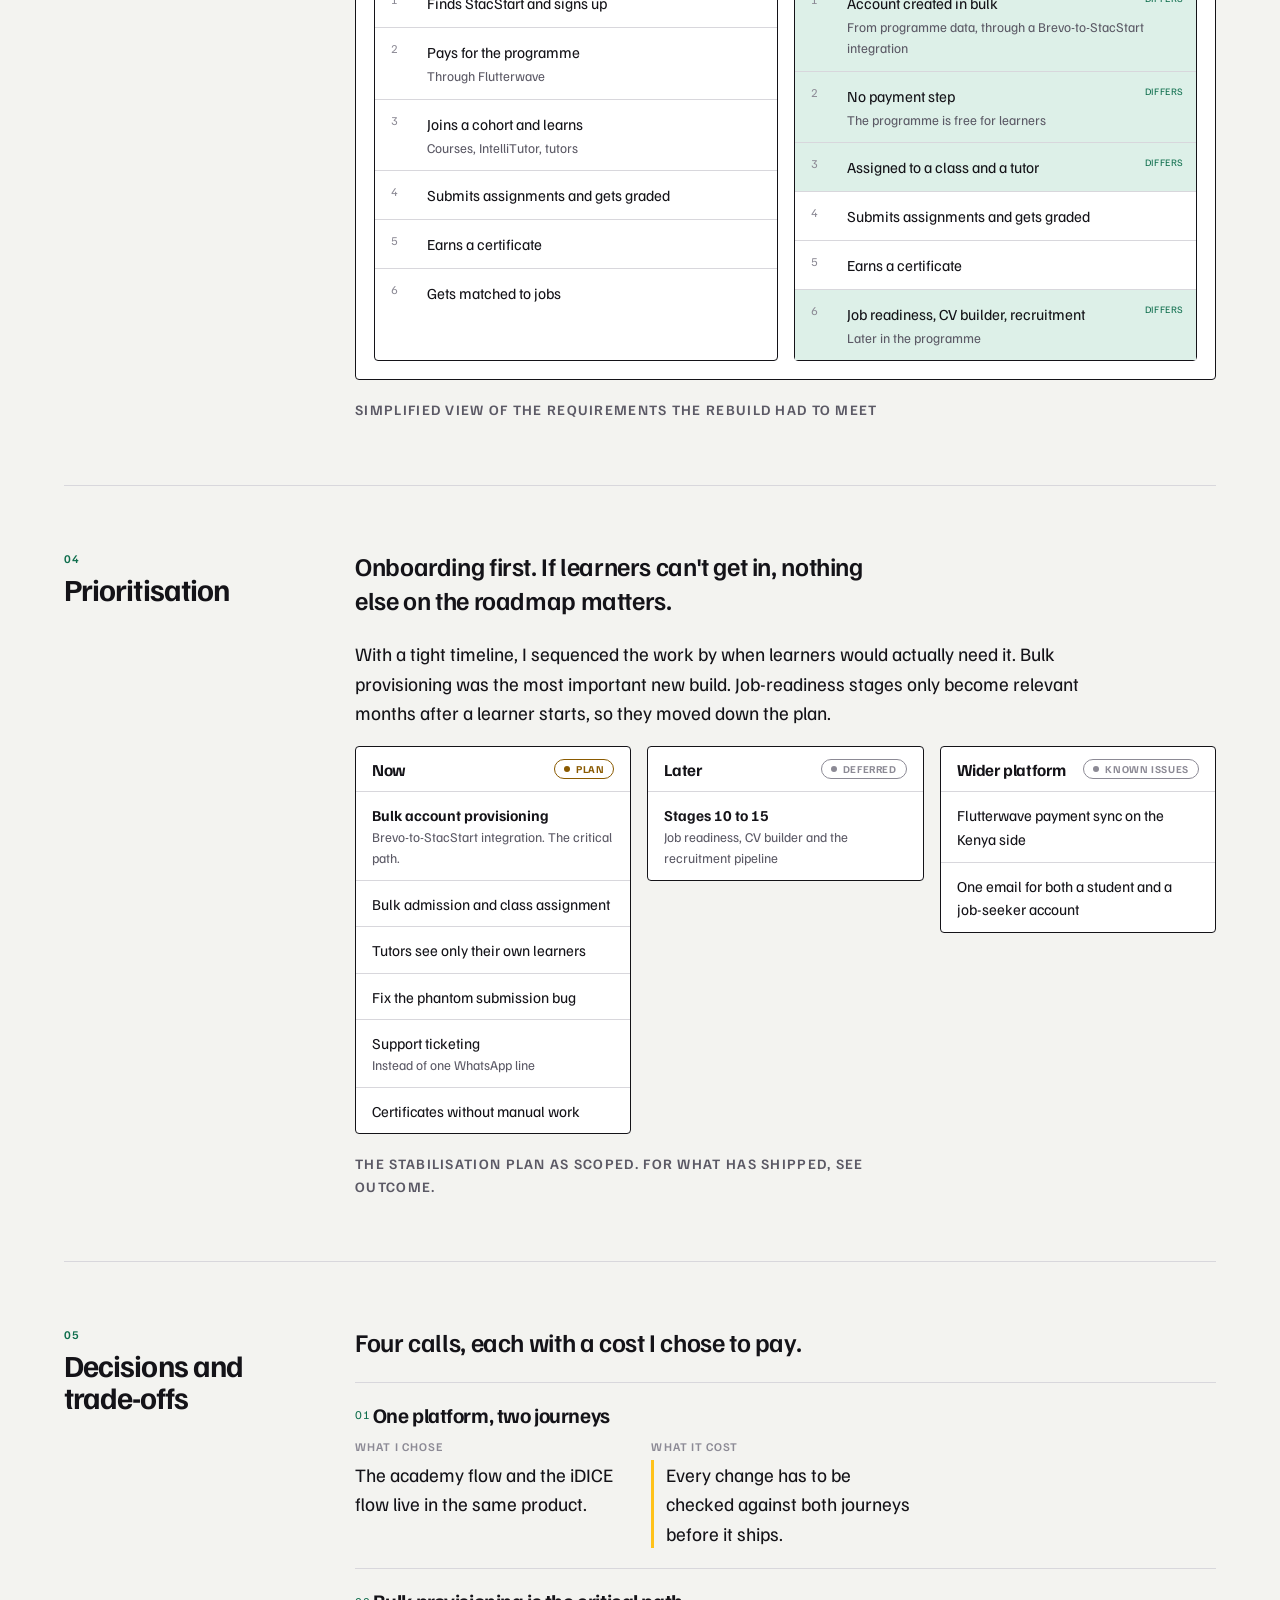
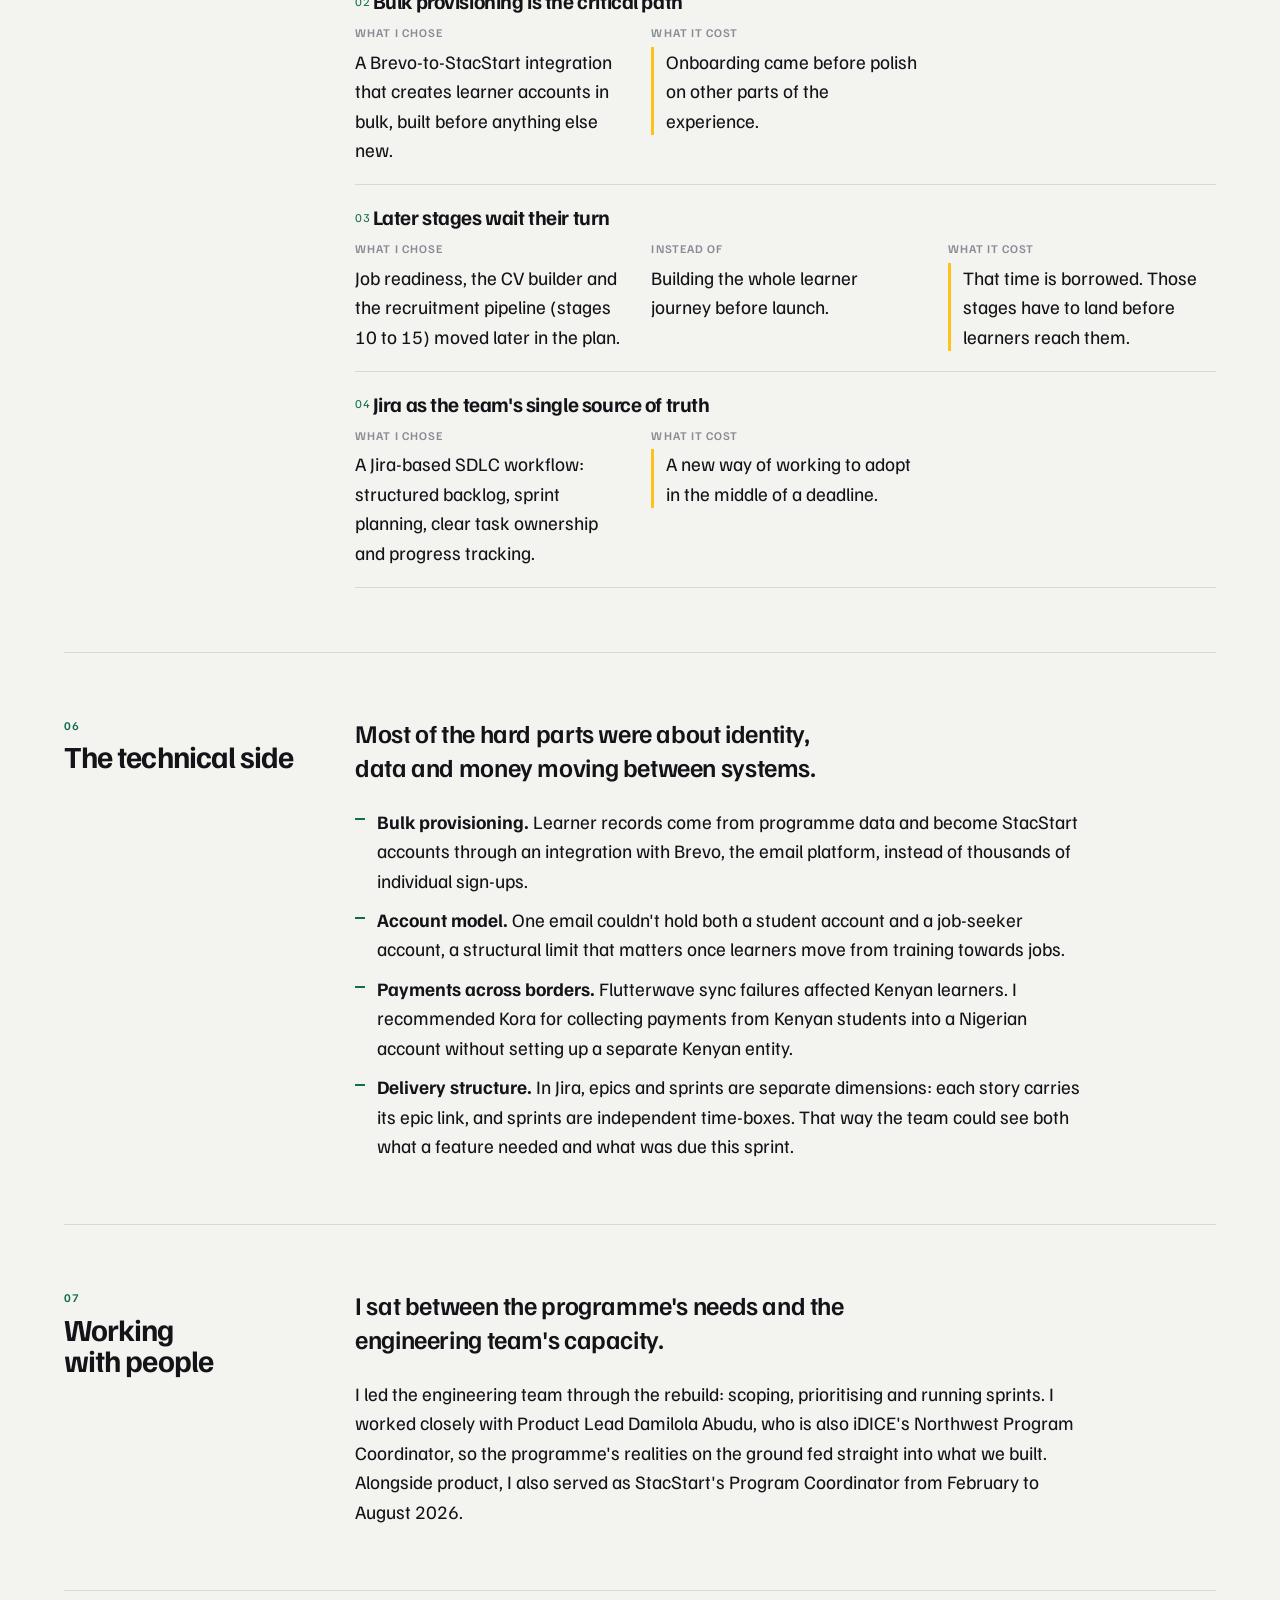
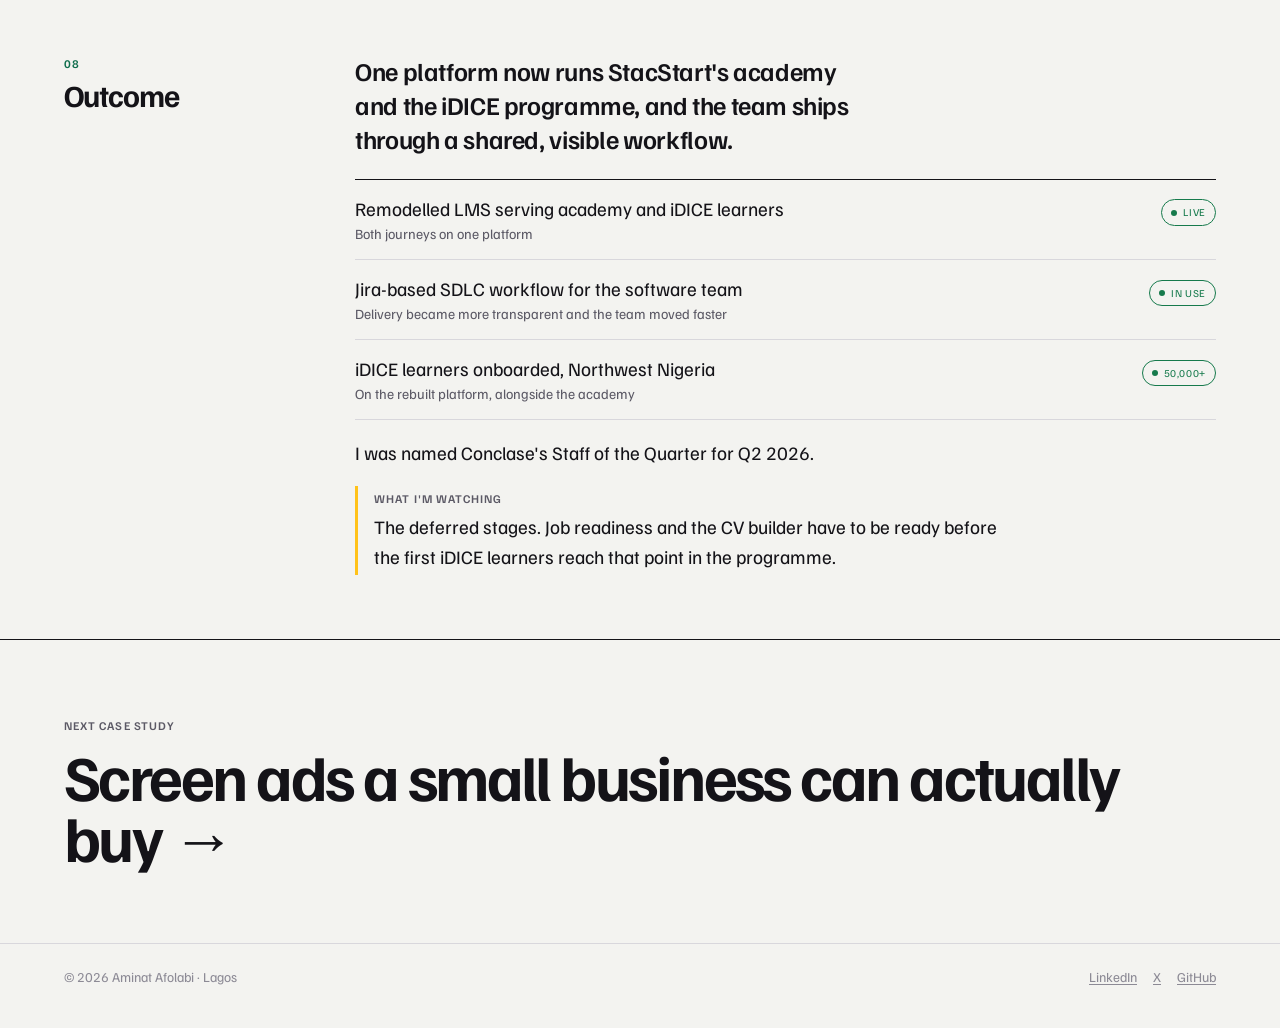
<file: work/stacstart-idice.html>
<!doctype html>
<html lang="en-GB" data-base="../">
<head>
<meta charset="utf-8">
<meta name="viewport" content="width=device-width, initial-scale=1, viewport-fit=cover">
<title>StacStart × iDICE · Aminat Afolabi</title>
<meta name="description" content="How we rebuilt StacStart's learning platform to serve its academy and a federal skills programme at once, and what I chose to build first.">
<link rel="canonical" href="https://theafolabiamina.com/work/stacstart-idice">
<meta name="theme-color" content="#141318">
<meta name="author" content="Aminat Afolabi">
<meta property="og:type" content="website">
<meta property="og:site_name" content="Aminat Afolabi">
<meta property="og:url" content="https://theafolabiamina.com/work/stacstart-idice">
<meta property="og:title" content="StacStart × iDICE · Aminat Afolabi">
<meta property="og:description" content="How we rebuilt StacStart's learning platform to serve its academy and a federal skills programme at once, and what I chose to build first.">
<meta property="og:image" content="https://theafolabiamina.com/og-image.png">
<meta property="og:image:width" content="1200">
<meta property="og:image:height" content="630">
<meta property="og:image:alt" content="Aminat Afolabi, Product Manager. I show my workings.">
<meta name="twitter:card" content="summary_large_image">
<meta name="twitter:title" content="StacStart × iDICE · Aminat Afolabi">
<meta name="twitter:description" content="How we rebuilt StacStart's learning platform to serve its academy and a federal skills programme at once, and what I chose to build first.">
<meta name="twitter:image" content="https://theafolabiamina.com/og-image.png">
<meta name="twitter:image:alt" content="Aminat Afolabi, Product Manager. I show my workings.">
<link rel="icon" href="../favicon.png" type="image/png" sizes="64x64">
<link rel="icon" href="../favicon-32.png" type="image/png" sizes="32x32">
<link rel="apple-touch-icon" href="../apple-touch-icon.png">
<link rel="preload" href="../fonts/familjen.woff2" as="font" type="font/woff2" crossorigin>
<link rel="stylesheet" href="../styles.css">
<script>document.documentElement.classList.add('js')</script>
<script async src="https://www.sabilytics.com/script.js" data-site="fq1wqhvx4m2n" data-domain="theafolabiamina.com"></script>
</head>
<body>
<a class="skip" href="#main">Skip to content</a>
<header class="site-head">
  <div class="wrap">
    <a class="brand" href="../" data-dev="../index.html"><svg viewBox="0 0 32 32" fill="currentColor" aria-hidden="true"><path d="M15 15C11 6 3 4 3 10c0 4 4 6 8 6-4 1-7 4-5 8 2 3 7 0 9-7z"/><path d="M17 15c4-9 12-11 12-5 0 4-4 6-8 6 4 1 7 4 5 8-2 3-7 0-9-7z" opacity=".7"/><rect x="15.2" y="9" width="1.6" height="15" rx=".8"/></svg><span>Aminat Afolabi</span></a>
    <nav class="site-nav" aria-label="Main">
      <a href="../work" data-dev="../index.html#work" aria-current="page">Work</a>
      <a href="../beyond" data-dev="../beyond.html">Beyond</a>
      <a class="opt" href="#" data-profile="cv" target="_blank" rel="noopener" hidden>CV</a>
      <a href="../contact" data-dev="../index.html#contact">Contact</a>
    </nav>
  </div>
</header>
<main id="main" class="t-idice">
<div class="case-top wrap">
  <a class="back" href="../work" data-dev="../index.html#work"><span class="back-ico" aria-hidden="true"><svg viewBox="0 0 20 20"><path d="M16 10H4.5M9 5.5 4.5 10 9 14.5" fill="none" stroke="currentColor" stroke-width="2" stroke-linecap="round" stroke-linejoin="round"/></svg></span>All work</a>
  <p class="case-kicker"><span class="ck-num mono">Case study 02</span><span class="ck-tag mono">StacStart × iDICE</span><span class="ck-tag mono">Learning platform</span></p>
  <h1 class="case-title" style="view-transition-name:t-idice">One platform, two very different learners</h1>
  <p class="case-dek">How we remodelled StacStart's learning platform to serve its paying academy and a federal skills programme at the same time, and what I chose to build first.</p>
  <dl class="case-meta"><div><dt class="mono">Role</dt><dd>Product Manager. Led product and the engineering team on the rebuild</dd></div><div><dt class="mono">Team</dt><dd>StacStart engineering, with Product Lead Damilola Abudu</dd></div><div><dt class="mono">When</dt><dd>2026</dd></div><div><dt class="mono">Status</dt><dd><span class="chip live">Live</span> <a href="https://www.stacstart.com" target="_blank" rel="noopener">stacstart.com ↗</a></dd></div></dl>
  <section class="tldr" aria-label="In 30 seconds"><h2>In 30 seconds</h2><div><b>The problem</b><p>A platform built for academy cohorts who sign up and pay suddenly had to take sponsored learners at programme scale.</p></div><div><b>What I did</b><p>Led the rebuild: set scope and priorities, ran sprints with engineering, and moved the team onto Jira.</p></div><div><b>Where it is</b><p>One platform now runs the StacStart academy and the iDICE programme, with 50,000+ iDICE learners onboarded in Northwest Nigeria.</p></div></section>
</div>
<div class="reading" data-reading hidden>
  <div class="wrap">
    <div class="switch" role="group" aria-label="Reading mode">
      <button type="button" value="skim" aria-pressed="false"><svg viewBox="0 0 20 20" aria-hidden="true"><path d="M4 6h12M4 10h8M4 14h10" fill="none" stroke="currentColor" stroke-width="1.8" stroke-linecap="round"/></svg>Skim</button>
      <button type="button" value="full" aria-pressed="true"><svg viewBox="0 0 20 20" aria-hidden="true"><path d="M4 16l1-4 8-8 3 3-8 8zM11.5 5.5l3 3" fill="none" stroke="currentColor" stroke-width="1.7" stroke-linejoin="round" stroke-linecap="round"/></svg>Show workings</button>
    </div>
    <span class="hint">Skim keeps the headline of each section. Workings shows the reasoning.</span>
  </div>
</div>
<div class="wrap">
<section class="chapter" aria-labelledby="ch-01">
  <div class="chapter-label"><span class="num mono">01</span><h2 id="ch-01">Context</h2></div>
  <div class="chapter-body">
    <p class="lead">StacStart was my first shipped product as a PM. Then it got a much bigger job.</p>
    <div class="workings"><p>StacStart is Conclase's learning and talent platform, serving learners in Nigeria, Kenya, Uganda and Ghana. The MVP I shipped brought learning, hiring and communication into one place: courses with IntelliTutor, an AI job-matching engine, in-platform messaging between recruiters and applicants, and a shared dashboard for recruiting teams.</p>
<p>StacStart was then contracted to deliver training for iDICE, the Investment in Digital and Creative Enterprises Programme. It's a Federal Government of Nigeria initiative implemented by the Bank of Industry. Its Skills to Jobs training is free for learners, and StacStart is the implementation LMS for the Northwest region.</p>
<div class="margin-note"><span class="mono">The scale</span>50,000+ iDICE learners in Northwest Nigeria are now onboarded onto StacStart.</div>
<figure class="single-shot"><img src="../img/idice-stacstart.webp" width="583" height="620" alt="The iDICE Scholarship listing on StacStart: fully funded, digital and creative programmes, applications open, with eligibility criteria" loading="lazy" decoding="async"><figcaption><b>The iDICE programme on StacStart.</b> Fully funded for learners, with eligibility and a programme assessment before training.</figcaption></figure></div>
  </div>
</section>
<section class="chapter" aria-labelledby="ch-02">
  <div class="chapter-label"><span class="num mono">02</span><h2 id="ch-02">What was in the way</h2></div>
  <div class="chapter-body">
    <p class="lead">The platform assumed one learner at a time, paying, with support over WhatsApp. None of that survives programme scale.</p>
    <div class="workings"><ul class="list">
  <li>Admission and class assignment happened one learner at a time. There was no bulk admission.</li>
  <li>Tutors could see every student, not only their own.</li>
  <li>A phantom assignment-submission bug was confusing grading.</li>
  <li>Support ran through one person's WhatsApp, and certificates were issued by hand.</li>
  <li>Payment sync with Flutterwave was failing on the Kenya side.</li>
  <li>One email couldn't hold both a student and a job-seeker account.</li>
</ul></div>
  </div>
</section>
<section class="chapter" aria-labelledby="ch-03">
  <div class="chapter-label"><span class="num mono">03</span><h2 id="ch-03">Framing the problem</h2></div>
  <div class="chapter-body">
    <p class="lead">This wasn't a new product. It was a second journey through the same product, and it couldn't break the first.</p>
    <div class="workings"><p>The academy was already running on StacStart, with paying learners mid-course. iDICE learners needed to arrive with accounts ready, skip payment entirely, land in the right class with the right tutor, and get support at a scale one WhatsApp line could never handle.</p><div class="explorer" data-tabs>
  <div class="explorer-head"><p class="mono">Explore · The two journeys</p><p>Same platform, different starting points. Shaded steps are where iDICE learners differ from academy learners.</p></div>
  <div class="tablist" role="tablist" aria-label="View" hidden>
    <button type="button" role="tab" aria-selected="true">Side by side</button>
    <button type="button" role="tab" aria-selected="false">What changes for tutors</button>
  </div>
  <div class="panel" role="tabpanel">
    <div class="journeys">
      <div class="journey"><h3>Academy learner</h3><ol>
        <li>Finds StacStart and signs up</li>
        <li>Pays for the programme<small>Through Flutterwave</small></li>
        <li>Joins a cohort and learns<small>Courses, IntelliTutor, tutors</small></li>
        <li>Submits assignments and gets graded</li>
        <li>Earns a certificate</li>
        <li>Gets matched to jobs</li>
      </ol></div>
      <div class="journey"><h3>iDICE learner</h3><ol>
        <li class="diff">Account created in bulk<small>From programme data, through a Brevo-to-StacStart integration</small></li>
        <li class="diff">No payment step<small>The programme is free for learners</small></li>
        <li class="diff">Assigned to a class and a tutor</li>
        <li>Submits assignments and gets graded</li>
        <li>Earns a certificate</li>
        <li class="diff">Job readiness, CV builder, recruitment<small>Later in the programme</small></li>
      </ol></div>
    </div>
  </div>
  <div class="panel" role="tabpanel">
    <div class="cando">
      <div class="yes"><h4>With programme-scale classes, tutors need</h4><ul><li>To see only the learners assigned to them</li><li>Grading they can trust, without phantom submissions</li><li>A support channel that isn't one person's phone</li></ul></div>
      <div class="no"><h4>Without it</h4><ul><li>Every tutor sees every student on the platform</li><li>Grading questions and support requests pile up in WhatsApp</li></ul></div>
    </div>
  </div>
</div>
<p class="flow-note mono">Simplified view of the requirements the rebuild had to meet</p></div>
  </div>
</section>
<section class="chapter" aria-labelledby="ch-04">
  <div class="chapter-label"><span class="num mono">04</span><h2 id="ch-04">Prioritisation</h2></div>
  <div class="chapter-body">
    <p class="lead">Onboarding first. If learners can't get in, nothing else on the roadmap matters.</p>
    <div class="workings"><p>With a tight timeline, I sequenced the work by when learners would actually need it. Bulk provisioning was the most important new build. Job-readiness stages only become relevant months after a learner starts, so they moved down the plan.</p><div class="board">
  <section><h3>Now <span class="chip early">Plan</span></h3><ul>
    <li><b>Bulk account provisioning</b><small>Brevo-to-StacStart integration. The critical path.</small></li>
    <li>Bulk admission and class assignment</li>
    <li>Tutors see only their own learners</li>
    <li>Fix the phantom submission bug</li>
    <li>Support ticketing<small>Instead of one WhatsApp line</small></li>
    <li>Certificates without manual work</li>
  </ul></section>
  <section><h3>Later <span class="chip road">Deferred</span></h3><ul>
    <li><b>Stages 10 to 15</b><small>Job readiness, CV builder and the recruitment pipeline</small></li>
  </ul></section>
  <section><h3>Wider platform <span class="chip road">Known issues</span></h3><ul>
    <li>Flutterwave payment sync on the Kenya side</li>
    <li>One email for both a student and a job-seeker account</li>
  </ul></section>
</div>
<p class="flow-note mono">The stabilisation plan as scoped. For what has shipped, see Outcome.</p></div>
  </div>
</section>
<section class="chapter" aria-labelledby="ch-05">
  <div class="chapter-label"><span class="num mono">05</span><h2 id="ch-05">Decisions and trade-offs</h2></div>
  <div class="chapter-body">
    <p class="lead">Four calls, each with a cost I chose to pay.</p>
    <div class="workings"><ol class="decisions"><li class="decision"><h3>One platform, two journeys</h3><dl><div class="cell"><dt class="mono">What I chose</dt><dd>The academy flow and the iDICE flow live in the same product.</dd></div><div class="cell cost"><dt class="mono">What it cost</dt><dd>Every change has to be checked against both journeys before it ships.</dd></div></dl></li><li class="decision"><h3>Bulk provisioning is the critical path</h3><dl><div class="cell"><dt class="mono">What I chose</dt><dd>A Brevo-to-StacStart integration that creates learner accounts in bulk, built before anything else new.</dd></div><div class="cell cost"><dt class="mono">What it cost</dt><dd>Onboarding came before polish on other parts of the experience.</dd></div></dl></li><li class="decision"><h3>Later stages wait their turn</h3><dl><div class="cell"><dt class="mono">What I chose</dt><dd>Job readiness, the CV builder and the recruitment pipeline (stages 10 to 15) moved later in the plan.</dd></div><div class="cell"><dt class="mono">Instead of</dt><dd>Building the whole learner journey before launch.</dd></div><div class="cell cost"><dt class="mono">What it cost</dt><dd>That time is borrowed. Those stages have to land before learners reach them.</dd></div></dl></li><li class="decision"><h3>Jira as the team's single source of truth</h3><dl><div class="cell"><dt class="mono">What I chose</dt><dd>A Jira-based SDLC workflow: structured backlog, sprint planning, clear task ownership and progress tracking.</dd></div><div class="cell cost"><dt class="mono">What it cost</dt><dd>A new way of working to adopt in the middle of a deadline.</dd></div></dl></li></ol></div>
  </div>
</section>
<section class="chapter" aria-labelledby="ch-06">
  <div class="chapter-label"><span class="num mono">06</span><h2 id="ch-06">The technical side</h2></div>
  <div class="chapter-body">
    <p class="lead">Most of the hard parts were about identity, data and money moving between systems.</p>
    <div class="workings"><ul class="list">
  <li><b>Bulk provisioning.</b> Learner records come from programme data and become StacStart accounts through an integration with Brevo, the email platform, instead of thousands of individual sign-ups.</li>
  <li><b>Account model.</b> One email couldn't hold both a student account and a job-seeker account, a structural limit that matters once learners move from training towards jobs.</li>
  <li><b>Payments across borders.</b> Flutterwave sync failures affected Kenyan learners. I recommended Kora for collecting payments from Kenyan students into a Nigerian account without setting up a separate Kenyan entity.</li>
  <li><b>Delivery structure.</b> In Jira, epics and sprints are separate dimensions: each story carries its epic link, and sprints are independent time-boxes. That way the team could see both what a feature needed and what was due this sprint.</li>
</ul></div>
  </div>
</section>
<section class="chapter" aria-labelledby="ch-07">
  <div class="chapter-label"><span class="num mono">07</span><h2 id="ch-07">Working with people</h2></div>
  <div class="chapter-body">
    <p class="lead">I sat between the programme's needs and the engineering team's capacity.</p>
    <div class="workings"><p>I led the engineering team through the rebuild: scoping, prioritising and running sprints. I worked closely with Product Lead Damilola Abudu, who is also iDICE's Northwest Program Coordinator, so the programme's realities on the ground fed straight into what we built. Alongside product, I also served as StacStart's Program Coordinator from February to August 2026.</p></div>
  </div>
</section>
<section class="chapter" aria-labelledby="ch-08">
  <div class="chapter-label"><span class="num mono">08</span><h2 id="ch-08">Outcome</h2></div>
  <div class="chapter-body">
    <p class="lead">One platform now runs StacStart's academy and the iDICE programme, and the team ships through a shared, visible workflow.</p>
    <div class="workings"><ul class="status-list">
  <li><span>Remodelled LMS serving academy and iDICE learners<small>Both journeys on one platform</small></span><span class="chip live">Live</span></li>
  <li><span>Jira-based SDLC workflow for the software team<small>Delivery became more transparent and the team moved faster</small></span><span class="chip live">In use</span></li>
  <li><span>iDICE learners onboarded, Northwest Nigeria<small>On the rebuilt platform, alongside the academy</small></span><span class="chip live">50,000+</span></li>
</ul>
<!-- CONFIRM: add the specific fixes that shipped (bulk provisioning, tutor scoping, support ticketing, automated certificates) and any measured numbers: learners onboarded, time to onboard a cohort, support volume -->
<p>I was named Conclase's Staff of the Quarter for Q2 2026.</p>
<div class="margin-note"><span class="mono">What I'm watching</span>The deferred stages. Job readiness and the CV builder have to be ready before the first iDICE learners reach that point in the programme.</div></div>
  </div>
</section>
</div>
<nav class="next-case wrap" aria-label="Next case study"><a href="../work/mimuads" data-dev="../work/mimuads.html"><span class="mono">Next case study</span><b>Screen ads a small business can actually buy →</b></a></nav>
</main>
<footer class="wrap site-foot"><span>© 2026 Aminat Afolabi · Lagos</span><span class="foot-links"><a href="https://www.linkedin.com/in/aminat-afolabi" target="_blank" rel="noopener">LinkedIn</a><a href="https://x.com/mysterios_amina" target="_blank" rel="noopener">X</a><a href="https://github.com/Armina101" target="_blank" rel="noopener">GitHub</a></span></footer>
<p class="toast" id="toast" role="status" aria-live="polite" hidden></p>
<script src="../site.js"></script>
</body>
</html>
</file>
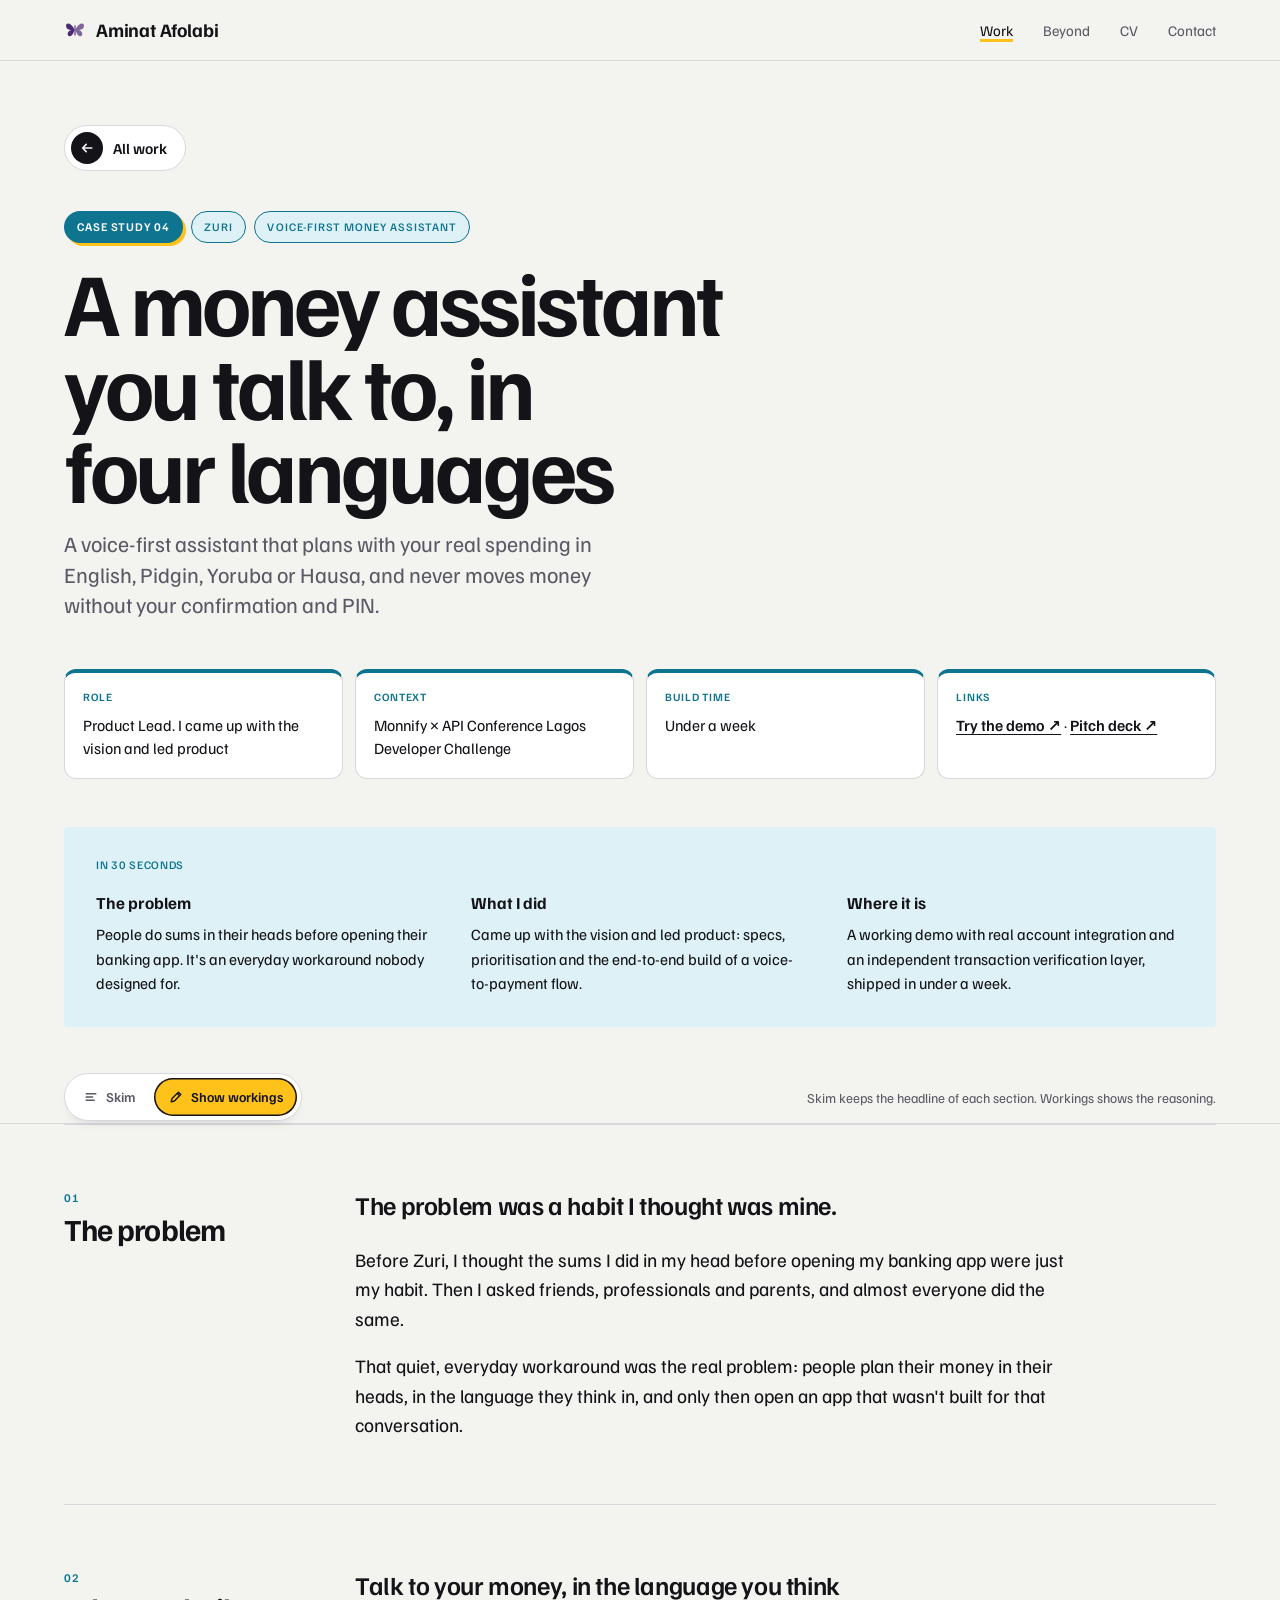
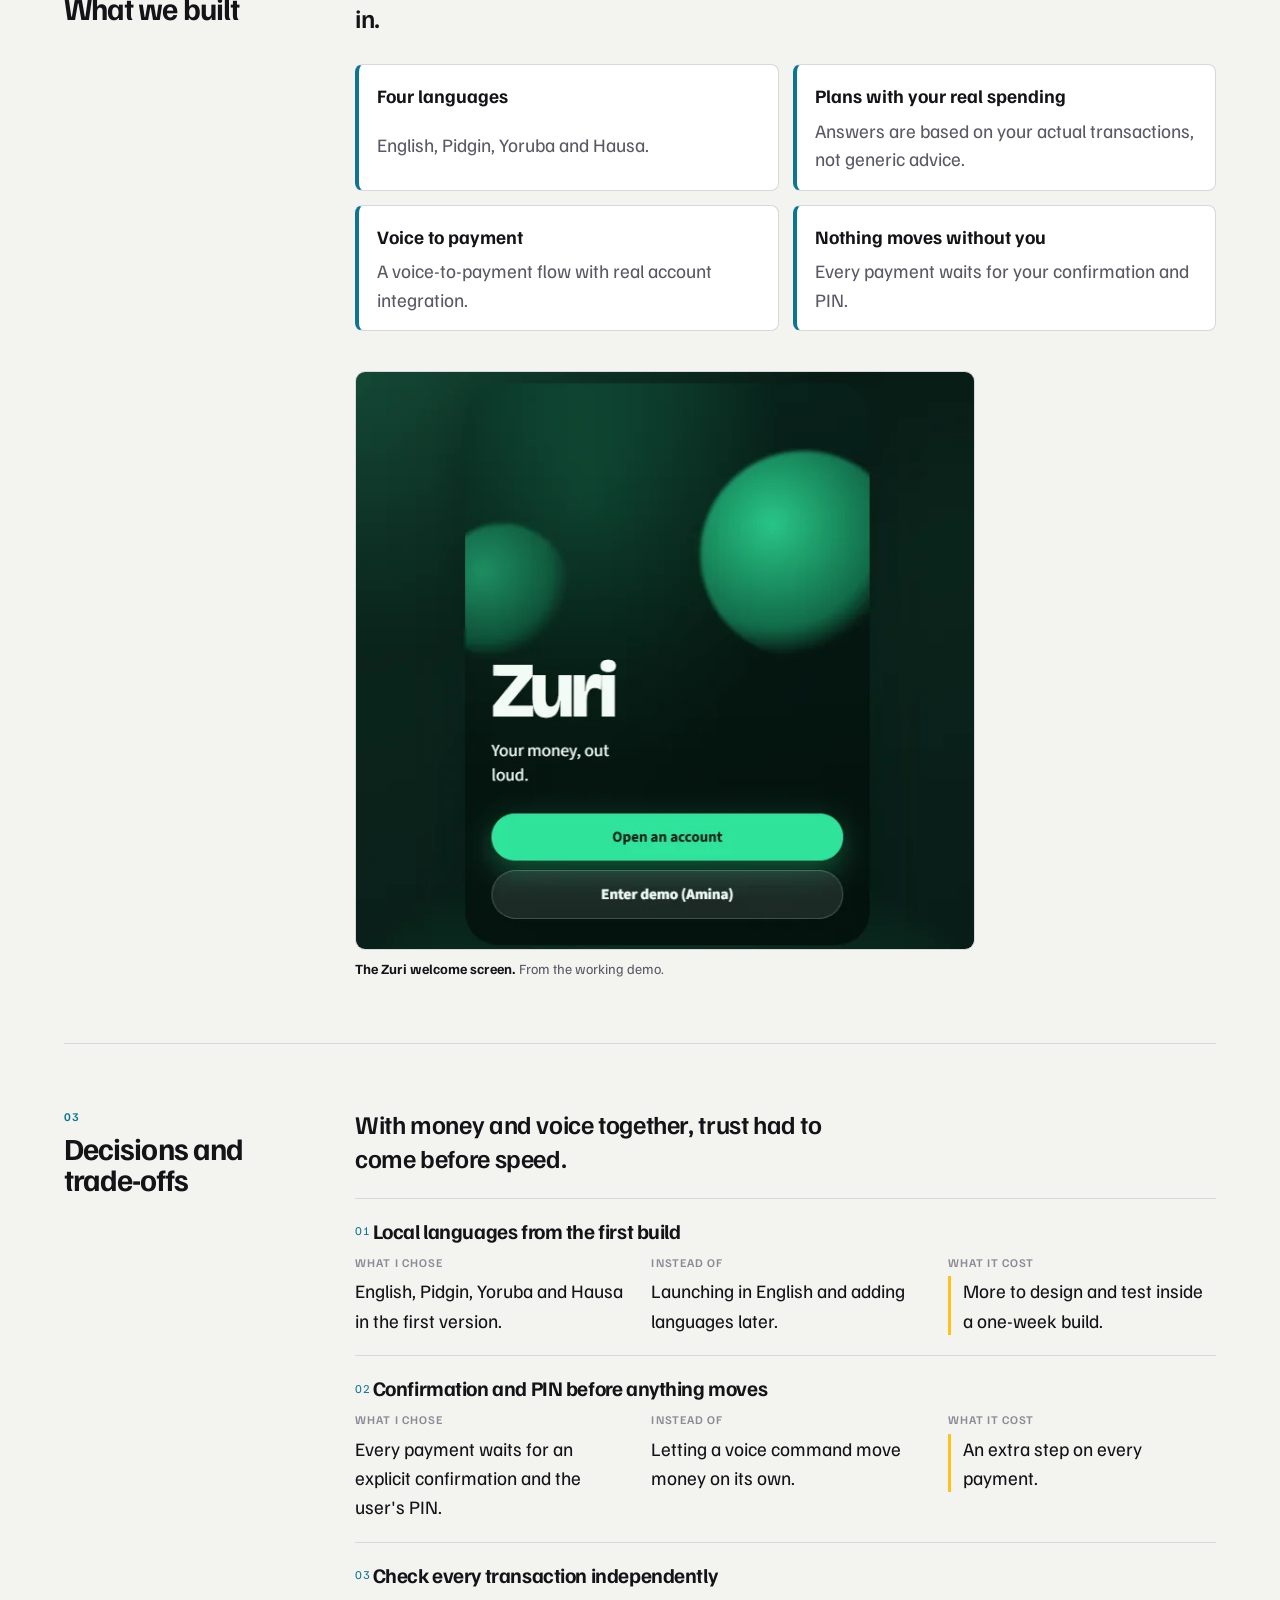
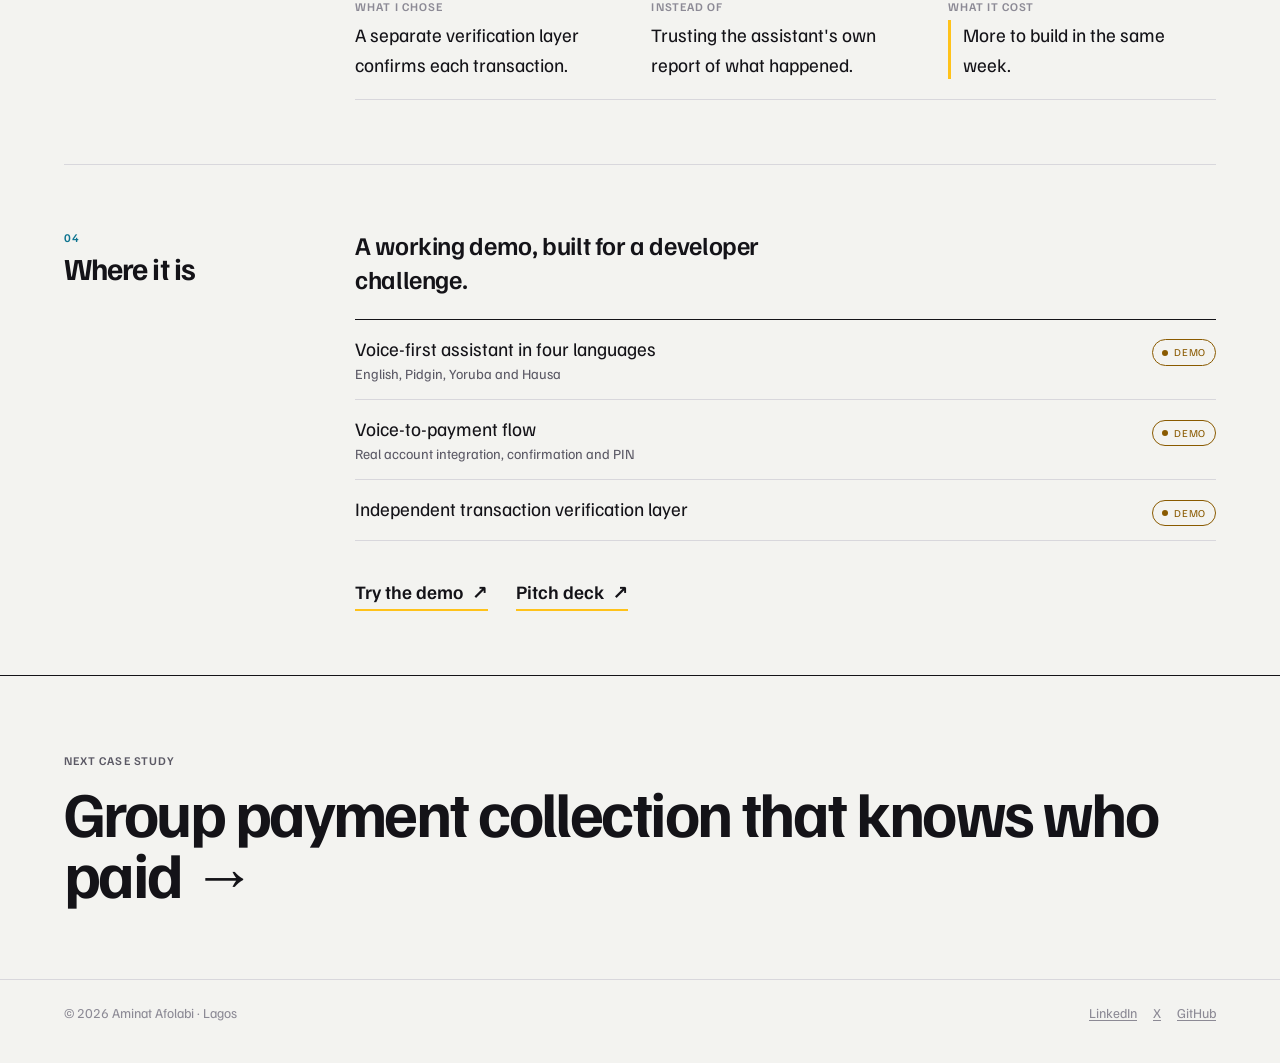
<file: work/zuri.html>
<!doctype html>
<html lang="en-GB" data-base="../">
<head>
<meta charset="utf-8">
<meta name="viewport" content="width=device-width, initial-scale=1, viewport-fit=cover">
<title>Zuri · Aminat Afolabi</title>
<meta name="description" content="Leading product on Zuri, a voice-first money assistant in English, Pidgin, Yoruba and Hausa, built in under a week for the Monnify × API Conference Lagos Developer Challenge.">
<link rel="canonical" href="https://theafolabiamina.com/work/zuri">
<meta name="theme-color" content="#141318">
<meta name="author" content="Aminat Afolabi">
<meta property="og:type" content="website">
<meta property="og:site_name" content="Aminat Afolabi">
<meta property="og:url" content="https://theafolabiamina.com/work/zuri">
<meta property="og:title" content="Zuri · Aminat Afolabi">
<meta property="og:description" content="Leading product on Zuri, a voice-first money assistant in English, Pidgin, Yoruba and Hausa, built in under a week for the Monnify × API Conference Lagos Developer Challenge.">
<meta property="og:image" content="https://theafolabiamina.com/og-image.png">
<meta property="og:image:width" content="1200">
<meta property="og:image:height" content="630">
<meta property="og:image:alt" content="Aminat Afolabi, Product Manager. I show my workings.">
<meta name="twitter:card" content="summary_large_image">
<meta name="twitter:title" content="Zuri · Aminat Afolabi">
<meta name="twitter:description" content="Leading product on Zuri, a voice-first money assistant in English, Pidgin, Yoruba and Hausa, built in under a week for the Monnify × API Conference Lagos Developer Challenge.">
<meta name="twitter:image" content="https://theafolabiamina.com/og-image.png">
<meta name="twitter:image:alt" content="Aminat Afolabi, Product Manager. I show my workings.">
<link rel="icon" href="../favicon.png" type="image/png" sizes="64x64">
<link rel="icon" href="../favicon-32.png" type="image/png" sizes="32x32">
<link rel="apple-touch-icon" href="../apple-touch-icon.png">
<link rel="preload" href="../fonts/familjen.woff2" as="font" type="font/woff2" crossorigin>
<link rel="stylesheet" href="../styles.css">
<script>document.documentElement.classList.add('js')</script>
<script async src="https://www.sabilytics.com/script.js" data-site="fq1wqhvx4m2n" data-domain="theafolabiamina.com"></script>
</head>
<body>
<a class="skip" href="#main">Skip to content</a>
<header class="site-head">
  <div class="wrap">
    <a class="brand" href="../" data-dev="../index.html"><svg viewBox="0 0 32 32" fill="currentColor" aria-hidden="true"><path d="M15 15C11 6 3 4 3 10c0 4 4 6 8 6-4 1-7 4-5 8 2 3 7 0 9-7z"/><path d="M17 15c4-9 12-11 12-5 0 4-4 6-8 6 4 1 7 4 5 8-2 3-7 0-9-7z" opacity=".7"/><rect x="15.2" y="9" width="1.6" height="15" rx=".8"/></svg><span>Aminat Afolabi</span></a>
    <nav class="site-nav" aria-label="Main">
      <a href="../work" data-dev="../index.html#work" aria-current="page">Work</a>
      <a href="../beyond" data-dev="../beyond.html">Beyond</a>
      <a class="opt" href="#" data-profile="cv" target="_blank" rel="noopener" hidden>CV</a>
      <a href="../contact" data-dev="../index.html#contact">Contact</a>
    </nav>
  </div>
</header>
<main id="main" class="t-zuri">
<div class="case-top wrap">
  <a class="back" href="../work" data-dev="../index.html#work"><span class="back-ico" aria-hidden="true"><svg viewBox="0 0 20 20"><path d="M16 10H4.5M9 5.5 4.5 10 9 14.5" fill="none" stroke="currentColor" stroke-width="2" stroke-linecap="round" stroke-linejoin="round"/></svg></span>All work</a>
  <p class="case-kicker"><span class="ck-num mono">Case study 04</span><span class="ck-tag mono">Zuri</span><span class="ck-tag mono">Voice-first money assistant</span></p>
  <h1 class="case-title" style="view-transition-name:t-zuri">A money assistant you talk to, in four languages</h1>
  <p class="case-dek">A voice-first assistant that plans with your real spending in English, Pidgin, Yoruba or Hausa, and never moves money without your confirmation and PIN.</p>
  <dl class="case-meta"><div><dt class="mono">Role</dt><dd>Product Lead. I came up with the vision and led product</dd></div><div><dt class="mono">Context</dt><dd>Monnify × API Conference Lagos Developer Challenge</dd></div><div><dt class="mono">Build time</dt><dd>Under a week</dd></div><div><dt class="mono">Links</dt><dd><a href="https://zuri-orpin-seven.vercel.app/" target="_blank" rel="noopener">Try the demo ↗</a> · <a href="https://drive.google.com/file/d/1WI0hQv4RBMmU1ZyccKUi3Dp_naW5KA8z/view?usp=sharing" target="_blank" rel="noopener">Pitch deck ↗</a></dd></div></dl>
  <section class="tldr" aria-label="In 30 seconds"><h2>In 30 seconds</h2><div><b>The problem</b><p>People do sums in their heads before opening their banking app. It's an everyday workaround nobody designed for.</p></div><div><b>What I did</b><p>Came up with the vision and led product: specs, prioritisation and the end-to-end build of a voice-to-payment flow.</p></div><div><b>Where it is</b><p>A working demo with real account integration and an independent transaction verification layer, shipped in under a week.</p></div></section>
</div>
<div class="reading" data-reading hidden>
  <div class="wrap">
    <div class="switch" role="group" aria-label="Reading mode">
      <button type="button" value="skim" aria-pressed="false"><svg viewBox="0 0 20 20" aria-hidden="true"><path d="M4 6h12M4 10h8M4 14h10" fill="none" stroke="currentColor" stroke-width="1.8" stroke-linecap="round"/></svg>Skim</button>
      <button type="button" value="full" aria-pressed="true"><svg viewBox="0 0 20 20" aria-hidden="true"><path d="M4 16l1-4 8-8 3 3-8 8zM11.5 5.5l3 3" fill="none" stroke="currentColor" stroke-width="1.7" stroke-linejoin="round" stroke-linecap="round"/></svg>Show workings</button>
    </div>
    <span class="hint">Skim keeps the headline of each section. Workings shows the reasoning.</span>
  </div>
</div>
<div class="wrap">
<section class="chapter" aria-labelledby="ch-01">
  <div class="chapter-label"><span class="num mono">01</span><h2 id="ch-01">The problem</h2></div>
  <div class="chapter-body">
    <p class="lead">The problem was a habit I thought was mine.</p>
    <div class="workings"><p>Before Zuri, I thought the sums I did in my head before opening my banking app were just my habit. Then I asked friends, professionals and parents, and almost everyone did the same.</p>
<p>That quiet, everyday workaround was the real problem: people plan their money in their heads, in the language they think in, and only then open an app that wasn't built for that conversation.</p></div>
  </div>
</section>
<section class="chapter" aria-labelledby="ch-02">
  <div class="chapter-label"><span class="num mono">02</span><h2 id="ch-02">What we built</h2></div>
  <div class="chapter-body">
    <p class="lead">Talk to your money, in the language you think in.</p>
    <div class="workings"><ul class="zn-points">
  <li><b>Four languages</b><span>English, Pidgin, Yoruba and Hausa.</span></li>
  <li><b>Plans with your real spending</b><span>Answers are based on your actual transactions, not generic advice.</span></li>
  <li><b>Voice to payment</b><span>A voice-to-payment flow with real account integration.</span></li>
  <li><b>Nothing moves without you</b><span>Every payment waits for your confirmation and PIN.</span></li>
</ul>
<figure class="single-shot zn-shot"><img src="../img/zuri.webp" width="657" height="613" alt="Zuri welcome screen reading Zuri, Your money, out loud, with Open an account and Enter demo buttons" loading="lazy" decoding="async"><figcaption><b>The Zuri welcome screen.</b> From the working demo.</figcaption></figure></div>
  </div>
</section>
<section class="chapter" aria-labelledby="ch-03">
  <div class="chapter-label"><span class="num mono">03</span><h2 id="ch-03">Decisions and trade-offs</h2></div>
  <div class="chapter-body">
    <p class="lead">With money and voice together, trust had to come before speed.</p>
    <div class="workings"><ol class="decisions"><li class="decision"><h3>Local languages from the first build</h3><dl><div class="cell"><dt class="mono">What I chose</dt><dd>English, Pidgin, Yoruba and Hausa in the first version.</dd></div><div class="cell"><dt class="mono">Instead of</dt><dd>Launching in English and adding languages later.</dd></div><div class="cell cost"><dt class="mono">What it cost</dt><dd>More to design and test inside a one-week build.</dd></div></dl></li><li class="decision"><h3>Confirmation and PIN before anything moves</h3><dl><div class="cell"><dt class="mono">What I chose</dt><dd>Every payment waits for an explicit confirmation and the user's PIN.</dd></div><div class="cell"><dt class="mono">Instead of</dt><dd>Letting a voice command move money on its own.</dd></div><div class="cell cost"><dt class="mono">What it cost</dt><dd>An extra step on every payment.</dd></div></dl></li><li class="decision"><h3>Check every transaction independently</h3><dl><div class="cell"><dt class="mono">What I chose</dt><dd>A separate verification layer confirms each transaction.</dd></div><div class="cell"><dt class="mono">Instead of</dt><dd>Trusting the assistant's own report of what happened.</dd></div><div class="cell cost"><dt class="mono">What it cost</dt><dd>More to build in the same week.</dd></div></dl></li></ol></div>
  </div>
</section>
<section class="chapter" aria-labelledby="ch-04">
  <div class="chapter-label"><span class="num mono">04</span><h2 id="ch-04">Where it is</h2></div>
  <div class="chapter-body">
    <p class="lead">A working demo, built for a developer challenge.</p>
    <div class="workings"><ul class="status-list">
  <li><span>Voice-first assistant in four languages<small>English, Pidgin, Yoruba and Hausa</small></span><span class="chip early">Demo</span></li>
  <li><span>Voice-to-payment flow<small>Real account integration, confirmation and PIN</small></span><span class="chip early">Demo</span></li>
  <li><span>Independent transaction verification layer</span><span class="chip early">Demo</span></li>
</ul>
<p class="case-links"><a class="arrow-link" href="https://zuri-orpin-seven.vercel.app/" target="_blank" rel="noopener">Try the demo <span aria-hidden="true">↗</span></a><a class="arrow-link" href="https://drive.google.com/file/d/1WI0hQv4RBMmU1ZyccKUi3Dp_naW5KA8z/view?usp=sharing" target="_blank" rel="noopener">Pitch deck <span aria-hidden="true">↗</span></a></p></div>
  </div>
</section>
</div>
<nav class="next-case wrap" aria-label="Next case study"><a href="../work/nevara" data-dev="../work/nevara.html"><span class="mono">Next case study</span><b>Group payment collection that knows who paid →</b></a></nav>
</main>
<footer class="wrap site-foot"><span>© 2026 Aminat Afolabi · Lagos</span><span class="foot-links"><a href="https://www.linkedin.com/in/aminat-afolabi" target="_blank" rel="noopener">LinkedIn</a><a href="https://x.com/mysterios_amina" target="_blank" rel="noopener">X</a><a href="https://github.com/Armina101" target="_blank" rel="noopener">GitHub</a></span></footer>
<p class="toast" id="toast" role="status" aria-live="polite" hidden></p>
<script src="../site.js"></script>
</body>
</html>
</file>
<file: styles.css>
/* ==========================================================================
   Aminat Afolabi · "I show my workings"
   Layout concept: an editorial site that reads like a well-marked script.
   Highlighter yellow marks the answer, plum carries the margin notes,
   each case study brings its own accent on a shared structure.
   ========================================================================== */

@font-face{font-family:"Familjen Grotesk";src:url(fonts/familjen.woff2) format("woff2");font-weight:400 700;font-style:normal;font-display:swap}
@font-face{font-family:"Familjen Grotesk";src:url(fonts/familjen-italic.woff2) format("woff2");font-weight:400 700;font-style:italic;font-display:swap}
@font-face{font-family:"IBM Plex Mono";src:url(fonts/plexmono-400.woff2) format("woff2");font-weight:400;font-display:swap}
@font-face{font-family:"IBM Plex Mono";src:url(fonts/plexmono-500.woff2) format("woff2");font-weight:500;font-display:swap}
@font-face{font-family:"Newsreader";src:url(fonts/newsreader-italic.woff2) format("woff2");font-weight:400 500;font-style:italic;font-display:swap}

:root{
  --paper:#F3F3F0; --raised:#FFFFFF; --ink:#141318; --muted:#5B5965; --faint:#8C8A95; --line:#D8D7DC;
  --hi:#FFC21A; --on-hi:#141318; --plum:#4B2A73; --plum-soft:#ECE6F5;
  --night:#141318; --night-2:#1E1D24; --night-line:#34323C; --night-text:#EFEEE9; --night-muted:#ADAAB6;
  --accent:#4B2A73; --accent-soft:#ECE6F5;
  --live:#167A4C; --live-soft:#DDF1E6; --plan:#8A5A00; --plan-soft:#FFF0C7;
  --sans:"Familjen Grotesk", "Helvetica Neue", Arial, system-ui, sans-serif;
  --mono:"Familjen Grotesk", "Helvetica Neue", Arial, system-ui, sans-serif; /* small labels: now the site sans, bold and spaced */
  --serif:"Newsreader", Georgia, "Times New Roman", serif;
  --wrap:1680px; --gut:clamp(16px,5vw,96px);
}
@media (prefers-color-scheme: dark){:root:not([data-theme="light"]){
  --paper:#111015; --raised:#1A1920; --ink:#EFEEE9; --muted:#A6A3AF; --faint:#7D7A86; --line:#2D2C34;
  --hi:#FFC93D; --plum:#C7B5F0; --plum-soft:#251F33;
  --night:#0A090D; --night-2:#17161C; --night-line:#2D2C34;
  --live:#4FD08E; --live-soft:#11291D; --plan:#F2C35A; --plan-soft:#2E2510; color-scheme:dark}}
:root[data-theme="dark"]{
  --paper:#111015; --raised:#1A1920; --ink:#EFEEE9; --muted:#A6A3AF; --faint:#7D7A86; --line:#2D2C34;
  --hi:#FFC93D; --plum:#C7B5F0; --plum-soft:#251F33;
  --night:#0A090D; --night-2:#17161C; --night-line:#2D2C34;
  --live:#4FD08E; --live-soft:#11291D; --plan:#F2C35A; --plan-soft:#2E2510; color-scheme:dark}

/* project accents, each with a dark-theme partner */
.t-hack{--accent:#1F3FD6; --accent-soft:#E4E8FC}
.t-idice{--accent:#0F6E4D; --accent-soft:#DDF0E8}
.t-mimu{--accent:#B5421A; --accent-soft:#FBE6DC}
@media (prefers-color-scheme: dark){:root:not([data-theme="light"]) .t-hack{--accent:#93A7FF;--accent-soft:#1A2048}:root:not([data-theme="light"]) .t-idice{--accent:#62CFA0;--accent-soft:#10291F}:root:not([data-theme="light"]) .t-mimu{--accent:#F29A72;--accent-soft:#2F1A12}}
:root[data-theme="dark"] .t-hack{--accent:#93A7FF;--accent-soft:#1A2048}
:root[data-theme="dark"] .t-idice{--accent:#62CFA0;--accent-soft:#10291F}
:root[data-theme="dark"] .t-mimu{--accent:#F29A72;--accent-soft:#2F1A12}

@view-transition{navigation:auto}
::view-transition-old(root),::view-transition-new(root){animation-duration:.28s}

*{box-sizing:border-box}
[hidden]{display:none!important}
html{scroll-behavior:smooth;-webkit-text-size-adjust:100%}
body{margin:0;background:var(--paper);color:var(--ink);font-family:var(--sans);font-size:clamp(17px,1.05vw + 12px,19px);line-height:1.55;-webkit-font-smoothing:antialiased;text-rendering:optimizeLegibility}
a{color:inherit;text-underline-offset:.18em;text-decoration-thickness:1px}
img{max-width:100%;height:auto;display:block}
h1,h2,h3,h4{margin:0;font-weight:700;letter-spacing:-0.025em;line-height:1.02;text-wrap:balance}
p,ul,ol,dl,dd,figure,blockquote{margin:0}
ul,ol{padding:0}
.wrap{max-width:var(--wrap);margin:0 auto;padding-inline:var(--gut)}
.mono{font-family:var(--mono);font-size:.74rem;letter-spacing:.09em;text-transform:uppercase;font-weight:600}
.muted{color:var(--muted)}
.serif-note{font-family:var(--serif);font-style:italic;color:var(--plum);font-size:1.1em;line-height:1.35}
:focus-visible{outline:3px solid var(--plum);outline-offset:3px;border-radius:3px}
.skip{position:absolute;left:12px;top:-80px;z-index:50;background:var(--ink);color:var(--paper);padding:10px 14px;border-radius:4px;text-decoration:none}
.skip:focus{top:calc(10px + env(safe-area-inset-top,0px))}

/* highlighter: the site's one loud gesture */
.hl{background-image:linear-gradient(var(--hi),var(--hi));background-repeat:no-repeat;background-position:0 88%;background-size:100% .36em;padding-inline:.04em;color:inherit}
.js .hl.sweep{background-size:0% .36em;animation:sweep .9s .35s cubic-bezier(.6,.1,.2,1) forwards}
@keyframes sweep{to{background-size:100% .36em}}

/* header */
.site-head{position:sticky;top:env(safe-area-inset-top,0px);z-index:20;background:color-mix(in srgb,var(--paper) 92%,transparent);backdrop-filter:blur(8px);-webkit-backdrop-filter:blur(8px);border-bottom:1px solid var(--line)}
.site-head .wrap{display:flex;align-items:center;justify-content:space-between;gap:16px;min-height:60px}
.brand{display:flex;align-items:center;gap:10px;text-decoration:none;font-weight:700;letter-spacing:-0.01em}
.brand svg{width:22px;height:22px;color:var(--plum);flex:none}
.site-nav{display:flex;align-items:center;gap:clamp(14px,2.6vw,30px);font-size:.92rem}
.site-nav a{text-decoration:none;color:var(--muted)}
.site-nav a:hover,.site-nav a[aria-current="page"]{color:var(--ink)}
.site-nav a[aria-current="page"]{text-decoration:underline;text-decoration-color:var(--hi);text-decoration-thickness:3px}
@media (max-width:560px){.site-nav .opt{display:none}}

/* buttons */
.actions{display:flex;flex-wrap:wrap;gap:10px}
.btn{display:inline-flex;align-items:center;gap:.5em;min-height:46px;padding:.6em 1.15em;border-radius:999px;border:1.5px solid var(--ink);background:transparent;color:var(--ink);font:600 .95rem/1 var(--sans);text-decoration:none;cursor:pointer;transition:background .2s,color .2s}
.btn:hover{background:var(--ink);color:var(--paper)}
.btn.solid{background:var(--ink);color:var(--paper)}
.btn.solid:hover{background:var(--plum);border-color:var(--plum);color:#fff}
.btn.hi{background:var(--hi);border-color:var(--hi);color:var(--on-hi)}
.btn.hi:hover{background:var(--ink);border-color:var(--ink);color:var(--paper)}
.arrow-link{font-weight:600;text-decoration:none;display:inline-flex;align-items:center;gap:.45em;border-bottom:2px solid var(--hi);padding-bottom:2px}
.arrow-link span{transition:transform .2s}
.arrow-link:hover span{transform:translateX(4px)}

/* ---------- HOME ---------- */
.hero{padding-block:clamp(28px,5vw,64px) clamp(56px,7vw,96px)}
@media (min-width:1024px) and (min-height:640px){.hero{min-height:calc(100svh - 60px);display:flex;flex-direction:column;justify-content:center}}
.hero-grid{display:grid;grid-template-columns:minmax(0,1.12fr) minmax(0,1fr);gap:clamp(40px,5.5vw,104px);align-items:center}
.hero-copy{container-type:inline-size}
@media (max-width:820px){.hero-grid{grid-template-columns:1fr;gap:44px;align-items:start}}
.hero h1{font-size:clamp(3.3rem,8vw,9rem);font-size:clamp(3.3rem,min(21.5cqi,17svh),11rem);line-height:.92;letter-spacing:-0.045em;margin:0}
.hero h1 .hl{background-position:0 86%;background-size:100% .34em}
.js .hero h1 .hl.sweep{background-size:0% .34em}
.hero .who{margin-top:clamp(26px,2.8vw,44px);font-size:clamp(1.2rem,1.75vw,1.55rem);font-size:clamp(1.2rem,3.9cqi,1.9rem);line-height:1.34;max-width:36ch;font-weight:600;letter-spacing:-0.012em}
.hero .why{margin-top:18px;color:var(--muted);font-size:clamp(1rem,1.15vw,1.125rem);font-size:clamp(1rem,2.7cqi,1.25rem);line-height:1.6;max-width:56ch}
.hero-actions{margin-top:clamp(28px,3vw,38px);gap:14px}
.btn.hb{min-height:50px;padding:0 1.3em;gap:.55em;border:1.5px solid var(--line);background:var(--raised);color:var(--ink);transition:border-color .2s,background .2s,transform .15s,box-shadow .2s}
.btn.hb .ico{width:18px;height:18px;flex:none}
.btn.hb:hover{border-color:var(--ink);background:var(--raised);color:var(--ink);transform:translateY(-1px);box-shadow:0 6px 18px -10px rgba(20,19,24,.45)}
.btn.hb:active{transform:translateY(0) scale(.98);box-shadow:none}
.btn.hb-primary{background:var(--hi);border-color:var(--hi);color:var(--on-hi)}
.btn.hb-primary:hover{background:#F5B400;border-color:#F5B400;color:var(--on-hi)}
.btn.hb-primary .ico{transition:transform .2s}
.btn.hb-primary:hover .ico{transform:translateX(3px)}
.btn.hb{white-space:nowrap}
@media (max-width:440px){.hero-actions .hb-primary{flex:1 1 100%;justify-content:center}.hero-actions .hb:not(.hb-primary){flex:1 1 0;justify-content:center;padding:0 .9em}}
.hero-figure{justify-self:end;width:min(100%,680px,calc((100svh - 250px) * 1.16));min-width:min(100%,340px);position:relative}
@media (max-width:820px){.hero-figure{justify-self:center;width:min(88%,460px);margin-top:12px}}
.hero-figure img{width:100%;object-fit:cover;object-position:center 35%}
.hero-figure figcaption{display:flex;justify-content:space-between;gap:10px;margin-top:12px;color:var(--muted)}
/* photo frame: the portrait's own 640:552 shape, rounded, with one lavender tile behind for depth */
.proof-frame{position:relative;isolation:isolate}
.proof-frame::before{content:"";position:absolute;inset:-5% -4% 6% -3%;z-index:-1;border-radius:26px;background:var(--plum-soft);transform:rotate(-6deg)}
.hero-figure .proof-controls,.hero-figure figcaption{position:relative;z-index:1}
.hero{overflow-x:clip}
.hero-figure .proof-stage{aspect-ratio:640/552;border-radius:14px;box-shadow:0 22px 40px -30px rgba(20,19,24,.5)}
.hero-figure .slide-cap{left:12px;right:12px;bottom:12px;border-radius:8px}
.proof-stage .slide.fit::before{content:"";position:absolute;inset:-10%;background:var(--src) center/cover;filter:blur(22px) saturate(.85) brightness(.85);z-index:0}
.proof-stage .slide.fit img{position:relative;z-index:1;object-fit:contain}
.proof-stage .slide.fit .slide-cap{z-index:2}
@media (max-width:820px){.proof-frame::before{inset:-4% -3% 5% -2%;border-radius:20px}.hero h1{font-size:clamp(3rem,14.5cqi,6.5rem)}.hero .who{font-size:clamp(1.15rem,4.6cqi,1.5rem)}.hero .why{font-size:clamp(1rem,3.2cqi,1.125rem)}}
.cue{display:inline-flex;gap:.6em;align-items:center;margin-top:clamp(36px,5vw,64px);color:var(--muted);text-decoration:none}
.cue b{font-weight:500;color:var(--ink)}
.cue i{display:inline-block;width:1px;height:28px;background:var(--ink);position:relative;overflow:hidden}
.js .cue i::after{content:"";position:absolute;left:0;top:-30%;width:1px;height:30%;background:var(--hi);animation:drip 2.2s 1.2s ease-in-out infinite}
@keyframes drip{to{top:100%}}

.band{padding-block:clamp(56px,8vw,112px)}
.band-head{display:flex;justify-content:space-between;align-items:end;gap:14px 40px;flex-wrap:wrap;margin-bottom:clamp(28px,4vw,52px)}
.band-head h2{font-size:clamp(2.2rem,5vw,4.2rem)}
.band-head p{max-width:40ch;color:var(--muted)}

.habits{display:grid;grid-template-columns:repeat(3,minmax(0,1fr));gap:0;border-top:1.5px solid var(--ink)}
@media (max-width:860px){.habits{grid-template-columns:1fr}}
.habit{padding:22px clamp(0px,2vw,28px) 26px 0;display:grid;gap:12px;align-content:start}
.habit + .habit{border-left:1px solid var(--line);padding-left:clamp(16px,2vw,28px)}
@media (max-width:860px){.habit + .habit{border-left:0;border-top:1px solid var(--line);padding-left:0}}
.habit h3{font-size:clamp(1.5rem,2.2vw,1.9rem);letter-spacing:-0.03em}
.habit p{color:var(--muted);max-width:44ch}
.habit .seen{color:var(--plum)}
.habit .seen a{color:var(--plum)}

/* project previews: three compositions on one structure */
.pv{display:grid;gap:clamp(20px,4vw,56px);padding-block:clamp(32px,5vw,56px);border-top:1.5px solid var(--ink);align-items:center}
.pv-kicker{display:flex;gap:10px 18px;flex-wrap:wrap;color:var(--accent)}
.pv h3{font-size:clamp(2rem,4.4vw,3.6rem);letter-spacing:-0.04em;margin-top:14px}
.pv h3 a{text-decoration:none}
.pv-facts{display:grid;gap:12px;margin-top:22px}
.pv-facts div{display:grid;grid-template-columns:96px minmax(0,1fr);gap:14px;align-items:baseline}
@media (max-width:480px){.pv-facts div{grid-template-columns:1fr;gap:2px}}
.pv-facts dt{color:var(--faint)}
.pv-facts dd{max-width:56ch}
.pv-working{position:relative}
.pv-working dd{font-weight:600}
.pv .arrow-link{margin-top:24px;border-bottom-color:var(--accent)}
.pv:hover .hl-acc,.pv:focus-within .hl-acc{background-size:100% .36em}
.hl-acc{background-image:linear-gradient(var(--hi),var(--hi));background-repeat:no-repeat;background-position:0 88%;background-size:0% .36em;transition:background-size .5s cubic-bezier(.6,.1,.2,1)}
@media (hover:none){.hl-acc{background-size:100% .36em}}

.pv-hack{grid-template-columns:minmax(0,1fr) minmax(0,1.1fr)}
.pv-idice{grid-template-columns:minmax(0,1fr) minmax(0,1fr)}
.pv-mimu{grid-template-columns:minmax(0,1.15fr) minmax(0,1fr)}
@media (max-width:880px){.pv-hack,.pv-idice,.pv-mimu{grid-template-columns:1fr}}
@media (min-width:881px){.pv-idice .pv-visual{order:-1}}

.shot-stack{position:relative;padding:0 0 12% 0}
.shot-stack img{border:1px solid var(--line);border-radius:4px;background:var(--raised)}
.shot-stack .back{width:88%}
.shot-stack .front{position:absolute;width:62%;right:0;bottom:0;box-shadow:0 18px 40px rgba(20,19,24,.18)}
.shot-cap{margin-top:12px;color:var(--faint)}

.mini-journeys{display:grid;gap:10px;padding:clamp(18px,3vw,30px);background:var(--accent-soft);border-radius:4px}
.mini-journeys .row{display:grid;grid-template-columns:96px repeat(4,minmax(0,1fr));gap:6px;align-items:center}
.mini-journeys .row > span{font-size:.78rem;line-height:1.25;padding:8px;border-radius:3px;background:var(--raised);color:var(--ink);min-height:48px;display:flex;align-items:center}
.mini-journeys .row > span.who{background:transparent;font-family:var(--mono);font-size:.68rem;text-transform:uppercase;letter-spacing:.05em;color:var(--accent);padding-left:0}
.mini-journeys .row > span.diff{outline:2px solid var(--accent);outline-offset:-2px;font-weight:600}
.mini-journeys .merge{text-align:center;padding:10px;border-radius:3px;background:var(--accent);color:#fff;font-weight:600;font-size:.9rem}
:root[data-theme="dark"] .mini-journeys .merge{color:#111015}
@media (prefers-color-scheme: dark){:root:not([data-theme="light"]) .mini-journeys .merge{color:#111015}}
.mini-journeys .cap{color:var(--muted)}
@media (max-width:480px){.mini-journeys .row{grid-template-columns:repeat(4,minmax(0,1fr))}.mini-journeys .row > span.who{grid-column:1/-1;min-height:0;padding-bottom:0}}

.pv-mimu .pv-visual{background:var(--night);color:var(--night-text);border-radius:4px;padding:clamp(20px,3vw,32px)}
.ledger{display:grid;gap:0}
.ledger li{list-style:none;display:grid;grid-template-columns:minmax(0,1fr) auto;gap:12px;padding-block:12px;border-top:1px solid var(--night-line);align-items:baseline}
.ledger li:first-child{border-top:0}
.ledger .cap{color:var(--night-muted);margin-bottom:6px}

/* status chips: an honesty taxonomy */
.chip{display:inline-flex;align-items:center;gap:6px;font-family:var(--mono);font-size:.66rem;letter-spacing:.06em;text-transform:uppercase;padding:4px 9px;border-radius:999px;white-space:nowrap;border:1px solid currentColor}
.chip::before{content:"";width:6px;height:6px;border-radius:50%;background:currentColor}
.chip.live{color:var(--live)}
.chip.early{color:var(--plan)}
.chip.road{color:var(--faint)}
.chip.target{color:var(--plum)}
.chip.prize{color:var(--on-hi);background:var(--hi);border-color:var(--hi)}
.chip.prize::before{display:none}
.on-night .chip.live{color:#4FD08E}.on-night .chip.early{color:#F2C35A}.on-night .chip.road{color:#9A97A3}

.also{list-style:none;display:grid;grid-template-columns:repeat(4,minmax(0,1fr));gap:0;border-top:1px solid var(--line)}
@media (max-width:980px){.also{grid-template-columns:repeat(2,minmax(0,1fr))}}
@media (max-width:560px){.also{grid-template-columns:1fr}}
.also li{padding:18px 20px 22px 0;display:grid;gap:8px;align-content:start;border-bottom:1px solid var(--line)}
.also h3{font-size:1.35rem;letter-spacing:-0.02em}
.also p{color:var(--muted);font-size:.95rem}

/* more builds: one wide, two side by side, different weights on purpose */
.builds{display:grid;grid-template-columns:repeat(2,minmax(0,1fr));gap:clamp(16px,2.4vw,28px);border-top:1.5px solid var(--ink);padding-top:clamp(20px,3vw,32px)}
@media (max-width:760px){.builds{grid-template-columns:1fr}}
.build{display:grid;gap:16px;align-content:start;min-width:0}
.build-wide{grid-column:1/-1;grid-template-columns:minmax(0,1.35fr) minmax(0,1fr);gap:clamp(18px,3vw,40px);align-items:center;padding-bottom:clamp(20px,3vw,32px);border-bottom:1px solid var(--line)}
@media (max-width:860px){.build-wide{grid-template-columns:1fr}}
.build-shot{display:block;border-radius:4px;overflow:hidden;border:1px solid var(--line);background:var(--raised)}
.build-shot img{width:100%;transition:transform .5s ease}
.build-shot:hover img{transform:scale(1.02)}
.build:not(.build-wide) .build-shot{aspect-ratio:16/11}
.build:not(.build-wide) .build-shot img{height:100%;object-fit:cover;object-position:center 40%}
.build-text{display:grid;gap:10px;align-content:start}
.build-text h3{font-size:clamp(1.6rem,2.6vw,2.2rem);letter-spacing:-0.03em}
.build-text p{color:var(--muted);max-width:58ch}
.build-links{display:flex;flex-wrap:wrap;gap:12px 22px;margin-top:6px}
.build-links .arrow-link{color:var(--ink)}
.build-type{background:var(--hi);color:var(--on-hi);border-radius:4px;padding:clamp(20px,3vw,32px)}
.build-type .build-text p{color:var(--on-hi)}
.build-type .build-links .arrow-link{color:var(--on-hi);border-bottom-color:var(--on-hi)}
.build-type .chip.prize{background:var(--on-hi);color:var(--hi);border-color:var(--on-hi)}
.build-type .nevara-quote{font-family:var(--serif);font-style:italic;font-size:clamp(1.8rem,3vw,2.6rem);line-height:1.1}

.recog{display:grid;grid-template-columns:minmax(0,320px) minmax(0,1fr);gap:clamp(24px,5vw,72px);align-items:center;border-top:1.5px solid var(--ink);padding-top:clamp(28px,4vw,48px)}
@media (max-width:760px){.recog{grid-template-columns:1fr}.recog-fig{max-width:280px}}
.recog-fig img{width:100%;border-radius:4px;border:1px solid var(--line)}
.recog-lead{margin-top:14px;font-size:clamp(1.1rem,1.5vw,1.3rem);max-width:44ch}
.recog-list{list-style:none;margin-top:22px;display:grid;gap:0;border-top:1px solid var(--line)}
.recog-list li{display:grid;gap:2px;padding-block:12px;border-bottom:1px solid var(--line)}
.recog-list span{color:var(--muted);font-size:.92rem}
.foot-links{display:flex;gap:16px}

.beyond-teaser{display:grid;grid-template-columns:minmax(0,1.35fr) minmax(0,1fr);gap:clamp(20px,4vw,56px);align-items:end}
@media (max-width:860px){.beyond-teaser{grid-template-columns:1fr}}
.beyond-teaser figure img{width:100%;border-radius:2px}
.beyond-teaser figcaption{margin-top:10px;color:var(--night-muted)}
.night{background:var(--night);color:var(--night-text)}
.night .muted,.night .band-head p{color:var(--night-muted)}
.night .arrow-link{border-bottom-color:var(--hi)}
.stats{display:flex;flex-wrap:wrap;gap:10px 30px;margin-block:20px;font-variant-numeric:tabular-nums}
.stats b{display:block;font-size:clamp(1.8rem,3vw,2.4rem);letter-spacing:-0.03em;line-height:1.05}
.stats span{font-size:.85rem;color:var(--night-muted)}
.night .stats b{color:var(--hi)}

.close{padding-block:clamp(64px,10vw,140px) clamp(40px,6vw,72px)}
.close h2{font-size:clamp(2.6rem,7.6vw,6.6rem);letter-spacing:-0.045em;line-height:.92}
.close p{margin-top:20px;max-width:46ch;color:var(--muted)}
.close .actions{margin-top:28px}
.email-line{font-family:var(--mono);margin-top:20px;font-size:1rem;user-select:all;word-break:break-all}
.site-foot{border-top:1px solid var(--line);padding-block:22px 40px;display:flex;justify-content:space-between;flex-wrap:wrap;gap:10px;color:var(--faint);font-size:.85rem}

/* ---------- CASE STUDY ---------- */
.case-top{padding-block:clamp(28px,5vw,64px) 0}
.back{display:inline-flex;align-items:center;gap:10px;padding:6px 18px 6px 6px;min-height:44px;border:1.5px solid var(--line);border-radius:999px;background:var(--raised);color:var(--ink);font:600 .95rem/1 var(--sans);text-decoration:none;transition:border-color .2s,box-shadow .2s}
.back-ico{display:grid;place-items:center;width:32px;height:32px;border-radius:50%;background:var(--ink);color:var(--paper);transition:background .2s,color .2s}
.back-ico svg{width:16px;height:16px;transition:transform .2s ease}
.back:hover{border-color:var(--ink);box-shadow:0 6px 16px -10px rgba(20,19,24,.45)}
.back:hover .back-ico{background:var(--hi);color:#141318}
.back:hover .back-ico svg{transform:translateX(-2px)}
.case-kicker{margin-top:clamp(24px,4vw,44px);color:var(--accent);display:flex;gap:10px 18px;flex-wrap:wrap}
.case-title{font-size:clamp(2.5rem,7vw,6rem);letter-spacing:-0.045em;line-height:.93;margin-top:16px;max-width:16ch}
.case-dek{margin-top:20px;font-size:clamp(1.15rem,1.7vw,1.4rem);line-height:1.4;max-width:46ch;color:var(--muted)}
.case-meta{display:grid;grid-template-columns:repeat(4,minmax(0,1fr));gap:0;margin-top:clamp(28px,4vw,48px);border-top:1.5px solid var(--ink)}
@media (max-width:820px){.case-meta{grid-template-columns:repeat(2,minmax(0,1fr))}}
.case-meta div{padding:14px 16px 16px 0;display:grid;gap:4px;align-content:start}
.case-meta dt{color:var(--faint)}
.case-meta dd{font-size:.95rem}
.case-meta a{font-weight:600}

.tldr{margin-top:clamp(28px,4vw,48px);background:var(--accent-soft);border-radius:4px;padding:clamp(20px,3vw,32px);display:grid;grid-template-columns:repeat(3,minmax(0,1fr));gap:20px clamp(20px,3vw,40px)}
@media (max-width:820px){.tldr{grid-template-columns:1fr}}
.tldr h2{grid-column:1/-1;font-family:var(--mono);font-size:.72rem;letter-spacing:.06em;text-transform:uppercase;font-weight:500;color:var(--accent)}
.tldr div{display:grid;gap:6px;align-content:start}
.tldr b{font-size:1.05rem}
.tldr p{font-size:.98rem}

.reading{position:sticky;top:calc(60px + env(safe-area-inset-top,0px));z-index:15;background:color-mix(in srgb,var(--paper) 94%,transparent);backdrop-filter:blur(8px);-webkit-backdrop-filter:blur(8px);border-bottom:1px solid var(--line);margin-top:clamp(28px,4vw,44px)}
.reading .wrap{display:flex;align-items:center;justify-content:space-between;gap:12px;min-height:52px;flex-wrap:wrap}
.switch{display:inline-flex;border:1.5px solid var(--ink);border-radius:999px;padding:3px;gap:2px}
.switch button{font:600 .85rem/1 var(--sans);border:0;background:transparent;color:var(--ink);padding:.55em 1em;border-radius:999px;cursor:pointer;min-height:36px}
.switch button[aria-pressed="true"]{background:var(--ink);color:var(--paper)}
.reading .hint{color:var(--muted);font-size:.85rem}
@media (max-width:520px){.reading .hint{display:none}}

.chapter{display:grid;grid-template-columns:minmax(0,240px) minmax(0,1fr);gap:clamp(16px,4vw,64px);padding-block:clamp(36px,5vw,64px);border-top:1px solid var(--line)}
@media (max-width:860px){.chapter{grid-template-columns:1fr}}
.chapter-label{display:grid;gap:6px;align-content:start;position:sticky;top:132px}
@media (max-width:860px){.chapter-label{position:static}}
.chapter-label .num{color:var(--accent)}
.chapter-label h2{font-size:clamp(1.5rem,2.4vw,2rem);letter-spacing:-0.03em}
.chapter-body{min-width:0;display:grid;gap:22px}
.lead{font-size:clamp(1.25rem,2vw,1.6rem);line-height:1.32;font-weight:600;letter-spacing:-0.015em;max-width:34ch}
.workings{display:grid;gap:18px}
.workings p{max-width:66ch}
body.skim .workings{display:none}
.list{list-style:none;display:grid;gap:10px;max-width:66ch}
.list li{padding-left:22px;position:relative}
.list li::before{content:"";position:absolute;left:0;top:.62em;width:10px;height:2px;background:var(--accent)}
.margin-note{border-left:3px solid var(--hi);padding:4px 0 4px 16px;max-width:60ch}
.margin-note .mono{display:block;color:var(--muted);margin-bottom:4px}
.quote{font-family:var(--serif);font-style:italic;font-size:clamp(1.35rem,2.4vw,1.9rem);line-height:1.3;max-width:34ch}
.quote cite{display:block;font-family:var(--mono);font-style:normal;font-size:.7rem;letter-spacing:.06em;text-transform:uppercase;color:var(--muted);margin-top:12px}

.decisions{list-style:none;display:grid;gap:0;counter-reset:d}
.decision{border-top:1px solid var(--line);padding-block:20px;display:grid;grid-template-columns:repeat(auto-fit,minmax(min(100%,200px),1fr));gap:10px 28px;counter-increment:d}
.decision:last-child{border-bottom:1px solid var(--line)}
.decision h3{font-size:1.3rem;letter-spacing:-0.02em;line-height:1.2;grid-column:1/-1}
.decision h3::before{content:counter(d,decimal-leading-zero) "  ";font-family:var(--mono);font-size:.75rem;font-weight:400;color:var(--accent);letter-spacing:.04em;vertical-align:.3em}
.decision dl{display:contents}
.decision .cell{display:grid;gap:4px;align-content:start}
.decision dt{color:var(--faint)}
.decision dd{max-width:60ch}
.decision .cost dd{border-left:3px solid var(--hi);padding-left:12px}

/* tabs / explorers */
.explorer{border:1.5px solid var(--ink);border-radius:4px;overflow:hidden;background:var(--raised)}
.explorer-head{padding:16px 18px;border-bottom:1px solid var(--line);display:grid;gap:6px}
.explorer-head .mono{color:var(--accent)}
.tablist{display:flex;flex-wrap:wrap;gap:6px;padding:12px 18px;border-bottom:1px solid var(--line)}
.tablist button{font:600 .9rem/1 var(--sans);border:1.5px solid var(--line);background:transparent;color:var(--ink);padding:.6em 1em;border-radius:999px;cursor:pointer;min-height:40px}
.tablist button[aria-selected="true"]{background:var(--accent);border-color:var(--accent);color:#fff}
:root[data-theme="dark"] .tablist button[aria-selected="true"]{color:#111015}
@media (prefers-color-scheme: dark){:root:not([data-theme="light"]) .tablist button[aria-selected="true"]{color:#111015}}
.panel{padding:18px;display:grid;gap:14px}
.panel h3{font-size:1.25rem}
.panel + .panel{border-top:1px solid var(--line)}
.js .panel + .panel{border-top:0}
.cando{display:grid;grid-template-columns:repeat(2,minmax(0,1fr));gap:18px}
@media (max-width:640px){.cando{grid-template-columns:1fr}}
.cando h4{font-family:var(--mono);font-size:.7rem;font-weight:500;letter-spacing:.06em;text-transform:uppercase;margin-bottom:8px}
.cando .yes h4{color:var(--live)} .cando .no h4{color:#B3261E}
:root[data-theme="dark"] .cando .no h4{color:#FF8A80}
@media (prefers-color-scheme: dark){:root:not([data-theme="light"]) .cando .no h4{color:#FF8A80}}
.cando ul{list-style:none;display:grid;gap:8px}
.cando li{padding-left:22px;position:relative;font-size:.98rem}
.cando .yes li::before{content:"✓";position:absolute;left:0;color:var(--live);font-weight:700}
.cando .no li::before{content:"×";position:absolute;left:2px;color:#B3261E;font-weight:700}
:root[data-theme="dark"] .cando .no li::before{color:#FF8A80}
@media (prefers-color-scheme: dark){:root:not([data-theme="light"]) .cando .no li::before{color:#FF8A80}}
.why-line{color:var(--muted);font-size:.95rem;border-top:1px dashed var(--line);padding-top:12px}

.flow{list-style:none;display:flex;flex-wrap:wrap;gap:8px;align-items:stretch;counter-reset:f}
.flow li{flex:1 1 150px;border:1.5px solid var(--ink);border-radius:4px;padding:12px 14px;display:grid;gap:4px;align-content:start;position:relative;background:var(--raised)}
.flow li b{font-size:1rem}
.flow li span{font-size:.88rem;color:var(--muted)}
.flow li.key{border-color:var(--accent);background:var(--accent-soft)}
.flow-note{color:var(--muted);font-size:.9rem}

.journeys{display:grid;grid-template-columns:minmax(0,1fr) minmax(0,1fr);gap:16px}
@media (max-width:640px){.journeys{grid-template-columns:1fr}}
.journey{border:1.5px solid var(--ink);border-radius:4px;background:var(--raised)}
.journey h3{font-size:1.1rem;padding:14px 16px;border-bottom:1px solid var(--line)}
.journey ol{list-style:none;counter-reset:s}
.journey li{counter-increment:s;padding:12px 16px 12px 52px;position:relative;border-bottom:1px solid var(--line);font-size:.96rem}
.journey li:last-child{border-bottom:0}
.journey li::before{content:counter(s);position:absolute;left:16px;top:12px;font-family:var(--mono);font-size:.75rem;color:var(--faint)}
.journey li.diff{background:var(--accent-soft)}
.journey li.diff::after{content:"differs";position:absolute;right:12px;top:12px;font-family:var(--mono);font-size:.62rem;letter-spacing:.06em;text-transform:uppercase;color:var(--accent)}
.journey li small{display:block;color:var(--muted);font-size:.84rem;margin-top:2px}

.board{display:grid;grid-template-columns:repeat(auto-fit,minmax(min(100%,230px),1fr));gap:16px;align-items:start}
.toast{position:fixed;left:50%;bottom:calc(20px + env(safe-area-inset-bottom,0px));transform:translateX(-50%);z-index:60;background:var(--ink);color:var(--paper);padding:10px 18px;border-radius:999px;font-weight:600;font-size:.9rem}
.board section{border:1.5px solid var(--ink);border-radius:4px;background:var(--raised)}
.board h3{font-size:1.05rem;padding:12px 16px;border-bottom:1px solid var(--line);display:flex;justify-content:space-between;gap:10px;align-items:center}
.board ul{list-style:none}
.board li{padding:11px 16px;border-bottom:1px solid var(--line);font-size:.95rem}
.board li:last-child{border-bottom:0}
.board li small{display:block;color:var(--muted);font-size:.84rem}

.figures{display:grid;grid-template-columns:repeat(auto-fit,minmax(min(100%,128px),1fr));gap:18px;border-top:1.5px solid var(--ink);padding-top:16px;font-variant-numeric:tabular-nums}
.figures b{display:block;font-size:clamp(1.9rem,3.2vw,2.6rem);letter-spacing:-0.035em;line-height:1}
.figures span{display:block;margin-top:6px;font-size:.88rem;color:var(--muted)}

.evidence{display:grid;grid-template-columns:minmax(0,1.5fr) minmax(0,1fr);gap:16px;align-items:start}
@media (max-width:760px){.evidence{grid-template-columns:1fr}}
.evidence .col{display:grid;gap:16px}
.evidence figure img,.single-shot img{border:1px solid var(--line);border-radius:4px;background:var(--raised);width:100%}
.evidence figcaption,.single-shot figcaption{margin-top:8px;font-size:.88rem;color:var(--muted)}
.evidence figcaption b,.single-shot figcaption b{color:var(--ink)}
.single-shot{max-width:440px}

.status-list{list-style:none;display:grid;gap:0;border-top:1.5px solid var(--ink)}
.status-list li{display:grid;grid-template-columns:minmax(0,1fr) auto;gap:12px;padding-block:14px;border-bottom:1px solid var(--line);align-items:baseline}
.status-list li small{display:block;color:var(--muted);font-size:.88rem}

.next-case{border-top:1.5px solid var(--ink);padding-block:clamp(40px,6vw,80px)}
.next-case a{text-decoration:none;display:grid;gap:10px}
.next-case .mono{color:var(--muted)}
.next-case b{font-size:clamp(2rem,5vw,4rem);letter-spacing:-0.04em;line-height:.95;font-weight:700}
.next-case a:hover b{text-decoration:underline;text-decoration-color:var(--hi);text-decoration-thickness:4px}

/* ---------- BEYOND ---------- */
.essay{display:grid;gap:clamp(14px,2vw,22px)}
.essay figcaption{margin-top:8px;color:var(--night-muted);font-size:.88rem}
.essay img{width:100%;border-radius:2px}
.essay-lead{display:grid;grid-template-columns:minmax(0,1.65fr) minmax(0,1fr);gap:clamp(20px,4vw,48px);align-items:end}
@media (max-width:860px){.essay-lead{grid-template-columns:1fr}}
.pair{display:grid;grid-template-columns:4fr 9fr;gap:clamp(12px,2vw,20px);align-items:start}
@media (max-width:560px){.pair{grid-template-columns:1fr}}
.room img{aspect-ratio:21/9;object-fit:cover;object-position:center 55%}
@media (max-width:560px){.room img{aspect-ratio:3/2}}
.rows{list-style:none}
.rows li{display:grid;grid-template-columns:150px minmax(0,1fr) minmax(0,1.5fr);gap:6px 28px;padding-block:18px;border-top:1px solid var(--line)}
.rows li:last-child{border-bottom:1px solid var(--line)}
@media (max-width:860px){.rows li{grid-template-columns:1fr}}
.rows .when{color:var(--faint);padding-top:4px}
.rows b{font-size:1.15rem;line-height:1.3}
.rows b small{display:block;font-weight:400;font-size:.92rem;color:var(--muted)}
.rows p{color:var(--muted)}
.rows a{color:var(--ink);font-weight:600}
.flyers{display:flex;flex-wrap:wrap;gap:16px;margin-top:28px}
.flyers figure{flex:var(--r) 1 calc(var(--r) * 200px);min-width:0}
.flyers img{width:100%;border:1px solid var(--line);border-radius:2px}
.flyers figcaption{margin-top:8px;font-size:.85rem;color:var(--muted)}

/* motion */
@keyframes rise{from{opacity:0;transform:translateY(12px)}to{opacity:1;transform:none}}
.js .rise{animation:rise .7s cubic-bezier(.2,.7,.2,1) both}
.js .d1{animation-delay:.06s}.js .d2{animation-delay:.14s}.js .d3{animation-delay:.22s}
@media (prefers-reduced-motion:reduce){
  *,*::before,*::after{animation:none!important;transition:none!important}
  html{scroll-behavior:auto}
  .js .hl.sweep{background-size:100% .36em}
  @view-transition{navigation:none}
}
.build-text .chip{justify-self:start}
/* contained screenshots (slides keep their full frame) */
.build-shot.contain{background:#1B3566;aspect-ratio:16/11;display:flex;align-items:center}
.build-shot.contain img{height:auto;object-fit:contain}
.build-text .mono .chip{margin-right:8px}
/* iDICE preview: top of the real listing */
.idice-frame{border:1px solid var(--line);border-radius:4px;overflow:hidden;background:#fff;aspect-ratio:5/4;max-width:520px}
.idice-frame img{width:100%;height:100%;object-fit:cover;object-position:top}
/* Mimuads preview: real ad beside the status ledger */
.mimu-visual{display:grid;grid-template-columns:minmax(0,.8fr) minmax(0,1fr);gap:16px;align-items:center}
@media (max-width:520px){.mimu-visual{grid-template-columns:1fr}.mimu-ad{max-width:300px}}
.mimu-ad img{width:100%;border-radius:4px;border:1px solid var(--line)}
.ledger-box{background:var(--night);color:var(--night-text);border-radius:4px;padding:clamp(16px,2.4vw,24px)}
.pv-mimu .pv-visual.mimu-visual{background:transparent;color:inherit;padding:0}
.build:not(.build-wide) .build-shot.contain img{height:auto;object-fit:contain}
.pv-mimu{grid-template-columns:minmax(0,1fr) minmax(0,1.2fr)}
@media (max-width:880px){.pv-mimu{grid-template-columns:1fr}}
.mimu-visual{grid-template-columns:minmax(0,.85fr) minmax(0,1fr)}
.ledger-box .ledger li{font-size:.92rem}
@media (max-width:560px){.mimu-visual{grid-template-columns:1fr}.mimu-ad{max-width:280px}}
/* four habits in a 2 x 2 grid */
.habits-4{grid-template-columns:repeat(2,minmax(0,1fr))}
.habits-4 .habit{padding:24px clamp(16px,2.4vw,32px) 28px 0;border-left:0}
.habits-4 .habit:nth-child(even){border-left:1px solid var(--line);padding-left:clamp(16px,2.4vw,32px)}
.habits-4 .habit:nth-child(n+3){border-top:1px solid var(--line)}
.habits-4 .habit p:last-child{max-width:52ch}
@media (max-width:760px){.habits-4{grid-template-columns:1fr}.habits-4 .habit:nth-child(even){border-left:0;padding-left:0}.habits-4 .habit:nth-child(n+2){border-top:1px solid var(--line)}}
/* contact: email shown once, with a quiet copy action */
.email-row{display:flex;align-items:center;flex-wrap:wrap;gap:12px;margin-top:22px}
.email-link{font-size:clamp(1.15rem,2.2vw,1.6rem);font-weight:600;letter-spacing:-0.01em;text-decoration:underline;text-decoration-color:var(--hi);text-decoration-thickness:3px;word-break:break-all}
.copy-btn{font:500 .78rem/1 var(--mono);letter-spacing:.06em;text-transform:uppercase;border:1px solid var(--line);background:transparent;color:var(--muted);padding:8px 12px;border-radius:999px;cursor:pointer;min-height:36px}
.copy-btn:hover{color:var(--ink);border-color:var(--ink)}
/* hero: portrait that turns into proof */
.proof-stage{position:relative;aspect-ratio:7/8;overflow:hidden;border-radius:2px;background:var(--line)}
.proof-stage .slide{position:absolute;inset:0;opacity:0;transition:opacity .9s ease}
.proof-stage .slide.is-on{opacity:1}
.proof-stage .slide img{width:100%;height:100%;object-fit:cover;object-position:center 35%;aspect-ratio:auto}
.hero-figure .proof-stage img{aspect-ratio:auto}
.slide-cap{position:absolute;left:10px;right:10px;bottom:10px;background:rgba(20,19,24,.82);color:#F3F3F0;padding:8px 10px;border-radius:3px;font-size:.66rem;line-height:1.35;transform:translateY(6px);transition:transform .9s ease}
.slide.is-on .slide-cap{transform:none}
.proof-controls{display:flex;justify-content:space-between;align-items:center;gap:10px;margin-top:10px}
.dots{display:flex;gap:6px}
.dots button{width:26px;height:26px;border:0;background:transparent;padding:0;cursor:pointer;display:grid;place-items:center}
.dots button::before{content:"";width:18px;height:4px;border-radius:2px;background:var(--line);transition:background .3s,width .3s}
.dots button[aria-pressed="true"]::before{background:var(--ink);width:26px}
.pause{border:1px solid var(--line);background:transparent;color:var(--muted);border-radius:999px;padding:6px 12px;cursor:pointer;min-height:32px;font-size:.66rem}
.pause:hover{color:var(--ink);border-color:var(--ink)}
/* zoomable images */
img.zoomable{cursor:zoom-in}
.lightbox{border:0;padding:0;background:transparent;max-width:min(96vw,1400px);max-height:94vh;margin:auto}
.lightbox::backdrop{background:rgba(10,9,13,.88)}
.lightbox img{max-width:min(96vw,1400px);max-height:84vh;width:auto;height:auto;margin:0 auto;border-radius:3px;background:#fff}
.lb-cap{color:#EFEEE9;font-size:.9rem;margin-top:10px;text-align:center;max-width:70ch;margin-inline:auto}
.lb-close{position:fixed;top:calc(14px + env(safe-area-inset-top,0px));right:14px;font:600 .9rem/1 var(--sans);background:#EFEEE9;color:#141318;border:0;border-radius:999px;padding:10px 16px;cursor:pointer;z-index:2}
@media (prefers-reduced-motion:reduce){.proof-stage .slide{transition:none}}
.lightbox[open]{position:fixed;inset:0;width:100vw;height:100vh;max-width:none;max-height:none;margin:0;background:rgba(10,9,13,.94);display:flex;flex-direction:column;align-items:center;justify-content:center;padding:56px 12px 20px}

/* ===== Shipped crate: cards rise out of a danfo-yellow box ===== */
.crate{position:relative;padding-bottom:64px;overflow:hidden;border-radius:6px}
.ship-cards{list-style:none;display:grid;grid-template-columns:repeat(6,minmax(0,1fr));gap:12px;padding:28px 4px 10px;position:relative;z-index:1}
@media (max-width:980px){.ship-cards{grid-template-columns:repeat(3,minmax(0,1fr))}}
@media (max-width:640px){.ship-cards{display:flex;overflow-x:auto;scroll-snap-type:x mandatory;padding-inline:4px;gap:10px}.ship-cards li{flex:0 0 62%;scroll-snap-align:start}}
.ship-cards li{transform:rotate(calc(var(--r) / 3));transition:transform .8s cubic-bezier(.2,.8,.2,1) var(--d)}
.ship-cards a{display:grid;gap:6px;align-content:start;min-height:200px;background:var(--raised);border:1.5px solid var(--ink);border-top:6px solid var(--c);border-radius:6px;padding:14px 14px 16px;text-decoration:none;box-shadow:0 10px 24px rgba(20,19,24,.10);transition:transform .25s ease}
.ship-cards a:hover,.ship-cards a:focus-visible{transform:translateY(-6px)}
.ship-cards .mono{color:var(--muted)}
.ship-cards b{font-size:clamp(2.2rem,3.4vw,3rem);letter-spacing:-0.04em;line-height:1;margin-top:6px;font-variant-numeric:tabular-nums}
.ship-cards .cap{font-size:.92rem;color:var(--muted);line-height:1.35}
.js .crate.packed .ship-cards li{transform:translateY(115%) rotate(var(--r))}
.crate-front{position:absolute;left:0;right:0;bottom:0;height:78px;z-index:2;background:var(--hi);border:1.5px solid var(--on-hi);border-radius:6px;display:flex;align-items:flex-end;justify-content:center;padding-bottom:14px;box-shadow:inset 0 10px 0 rgba(20,19,24,.12)}
.crate-front .mono{color:var(--on-hi);font-weight:500}

/* ===== Journey map ===== */
.jtrip{display:grid;grid-template-columns:minmax(0,1.25fr) minmax(0,1fr);gap:clamp(20px,4vw,48px);align-items:start}
@media (max-width:900px){.jtrip{grid-template-columns:1fr}}
.jmap{border:1.5px solid var(--ink);border-radius:6px;overflow:hidden;position:sticky;top:90px;background:var(--raised)}
@media (max-width:900px){.jmap{position:static}}
.jmap svg{display:block;width:100%;height:auto}
.jbg{fill:var(--raised)} .jgrid-line{stroke:var(--line);stroke-width:1}
.jwater{fill:color-mix(in srgb,#5AA9E6 22%,var(--raised))} .jgreen{fill:color-mix(in srgb,#5CB85C 18%,var(--raised))}
.jstreet{fill:none;stroke:var(--line);stroke-width:10;stroke-linecap:round}
.route-base{fill:none;stroke:var(--faint);stroke-width:2.5;stroke-dasharray:4 7}
.route-draw{fill:none;stroke:var(--hi);stroke-width:7;stroke-linecap:round;transition:stroke-dashoffset 1.1s cubic-bezier(.6,.1,.2,1)}
.pin{cursor:pointer}
.pin circle{fill:var(--raised);stroke:var(--ink);stroke-width:2.5;transition:fill .3s,transform .3s}
.pin text{font:600 13px var(--sans);fill:var(--ink)}
.pin text.yr{font:500 11px var(--mono);fill:var(--muted)}
.pin.done circle{fill:var(--hi)}
.pin.active circle{fill:var(--ink)} .pin.active text:not(.yr){fill:var(--paper)}
.stops{list-style:none;display:grid;gap:0;border-top:1.5px solid var(--ink)}
.stop{border-bottom:1px solid var(--line)}
.stop-head{all:unset;box-sizing:border-box;display:grid;gap:2px;width:100%;padding:14px 4px;cursor:pointer}
.stop-head:focus-visible{outline:3px solid var(--plum);outline-offset:2px}
.stop-n{color:var(--muted)}
.stop-head b{font-size:1.2rem;letter-spacing:-0.02em}
.stop-head small{color:var(--muted);font-size:.9rem}
.stop-body{padding:0 4px 16px}
.stop-body p{max-width:52ch}
.js .stop:not(.is-active) .stop-body{display:none}
.stop.is-active .stop-head b{text-decoration:underline;text-decoration-color:var(--hi);text-decoration-thickness:3px}
.j-controls{display:flex;gap:8px;margin-top:14px}
.j-controls button{border:1.5px solid var(--ink);background:transparent;color:var(--ink);border-radius:999px;min-width:44px;min-height:40px;padding:0 14px;cursor:pointer;font:600 .9rem var(--sans)}
.j-controls .j-play{font-family:var(--mono);font-size:.7rem;letter-spacing:.06em;text-transform:uppercase}

/* ===== Toolbox: a gift box that unwraps into chips ===== */
.tbox{display:grid;grid-template-columns:180px minmax(0,1fr);gap:clamp(20px,4vw,48px);align-items:center}
@media (max-width:760px){.tbox{grid-template-columns:1fr}.tbox-art{margin-inline:auto}}
.tbox-art{position:relative;width:150px;height:150px}
.tb-body{position:absolute;left:14px;right:14px;bottom:0;height:96px;background:var(--plum);border-radius:6px;border:1.5px solid var(--ink)}
.tb-ribbon{position:absolute;left:50%;top:0;bottom:0;width:18px;transform:translateX(-50%);background:var(--hi)}
.tb-lid{position:absolute;left:4px;right:4px;bottom:92px;height:30px;background:var(--plum);border:1.5px solid var(--ink);border-radius:6px;transform-origin:10% 100%;transform:rotate(-24deg) translate(-6px,-18px);transition:transform .6s cubic-bezier(.2,.8,.2,1)}
.tb-lid::after{content:"";position:absolute;left:50%;top:-1px;bottom:-1px;width:18px;transform:translateX(-50%);background:var(--hi)}
.js .tbox.closed .tb-lid{transform:none}
.tgroups{display:grid;grid-template-columns:repeat(2,minmax(0,1fr));gap:22px 32px}
@media (max-width:560px){.tgroups{grid-template-columns:1fr}}
.tgroup h3{color:var(--plum);margin-bottom:10px;font-weight:500}
.chips{list-style:none;display:flex;flex-wrap:wrap;gap:8px}
.chips li{border:1.5px solid var(--ink);border-radius:999px;padding:6px 12px;font-size:.9rem;font-weight:500;background:var(--raised);transition:transform .5s cubic-bezier(.2,.8,.2,1) calc(var(--i) * 35ms),opacity .4s ease calc(var(--i) * 35ms)}
.js .tbox.closed .chips li{opacity:0;transform:translateY(24px) scale(.7)}

/* ===== Corkboard ===== */
.cork-wrap{margin-top:clamp(24px,4vw,40px)}
.cork-label{margin-bottom:10px}
.cork{display:flex;flex-wrap:wrap;justify-content:center;gap:clamp(16px,2.6vw,30px);padding:clamp(20px,3.4vw,40px);border-radius:6px;border:10px solid #6E4A2C;background-color:#B98A57;background-image:radial-gradient(rgba(60,35,10,.22) 1px,transparent 1.6px),radial-gradient(rgba(255,240,210,.18) 1px,transparent 1.6px);background-size:7px 7px,11px 11px;background-position:0 0,3px 5px;box-shadow:inset 0 2px 12px rgba(0,0,0,.25)}
.cork figure{position:relative;width:clamp(140px,22vw,210px);background:#FBFAF6;padding:8px 8px 10px;box-shadow:0 8px 18px rgba(30,15,0,.35);transform:rotate(var(--rot));transition:transform .3s ease}
.cork figure:hover{transform:rotate(0deg) scale(1.03);z-index:2}
.cork figure::before{content:"";position:absolute;top:-8px;left:50%;width:16px;height:16px;margin-left:-8px;border-radius:50%;background:radial-gradient(circle at 35% 35%,#FF8A80,#C62828 60%,#7F1010);box-shadow:0 2px 3px rgba(0,0,0,.4);z-index:1}
.cork figure img{width:100%;border:0;border-radius:0}
.cork figcaption{font-family:var(--mono);font-size:.68rem;letter-spacing:.04em;text-transform:uppercase;color:#4A3A2A;margin-top:8px;text-align:center}
@media (max-width:420px){.cork figure{width:calc(50% - 10px)}}

@media (prefers-reduced-motion:reduce){.js .crate.packed .ship-cards li{transform:rotate(calc(var(--r) / 3))}.js .tbox.closed .chips li{opacity:1;transform:none}.js .tbox.closed .tb-lid{transform:rotate(-24deg) translate(-6px,-18px)}}

/* How I think: four editorial rows, images alternate sides */
.think{padding-block:clamp(48px,6vw,88px) clamp(40px,5vw,72px)}
.think-wrap{max-width:1400px;margin:0 auto;padding-inline:clamp(20px,4vw,64px)}
.think-head{display:grid;grid-template-columns:minmax(0,1fr) minmax(0,1fr);gap:16px 48px;align-items:end;padding-bottom:clamp(20px,2.4vw,32px);border-bottom:1.5px solid var(--ink)}
.think-head h2{font-size:clamp(2.5rem,4.4vw,4rem);letter-spacing:-0.04em;line-height:1}
.think-head p{color:var(--muted);max-width:44ch;justify-self:end;font-size:clamp(1rem,1.2vw,1.1rem);line-height:1.55}
.tk-row{display:grid;column-gap:clamp(28px,3.2vw,52px);align-items:center;padding-block:clamp(20px,2.2vw,30px);border-bottom:1px solid var(--line)}
.tk-row:last-child{border-bottom:0}
.tk-odd{grid-template-columns:minmax(0,7fr) minmax(0,3fr);grid-template-areas:"text media"}
.tk-even{grid-template-columns:minmax(0,3fr) minmax(0,7fr);grid-template-areas:"media text"}
.tk-text{grid-area:text;display:grid;grid-template-columns:minmax(0,1.05fr) minmax(0,1fr);gap:clamp(20px,2.2vw,32px);align-items:center}
.tk-head{display:grid;grid-template-columns:auto minmax(0,1fr);column-gap:clamp(12px,1.4vw,20px);row-gap:6px;align-content:center;align-items:start}
.tk-head .tk-num{grid-row:1 / span 2}
.tk-head .tk-cat{grid-column:2;align-self:end}
.tk-head h3{grid-column:2}
.tk-body{display:grid;gap:14px;align-content:center;justify-items:start}
.tk-media{grid-area:media;position:relative;isolation:isolate;width:min(calc(100% - 28px),clamp(260px,21vw,300px));min-width:0;margin:10px 14px}
.tk-odd .tk-media{justify-self:start}
.tk-even .tk-media{justify-self:end}
.tk-num{font-size:clamp(2.4rem,3.6vw,3.4rem);font-weight:700;letter-spacing:-0.04em;color:var(--plum);line-height:.9}
.tk-cat{color:var(--muted);font-size:.8rem;font-weight:500;letter-spacing:.07em}
.tk-head h3{font-size:clamp(1.7rem,2.5vw,2.35rem);line-height:1.08;letter-spacing:-0.03em;max-width:none;text-wrap:balance}
.tk-body p{color:var(--muted);font-size:clamp(1.05rem,1.3vw,1.2rem);line-height:1.6;max-width:52ch}
.tk-link{display:inline-flex;align-items:center;gap:.35em;font-weight:600;font-size:.95rem;color:var(--ink);text-decoration:none;border-bottom:1.5px solid var(--hi);padding-bottom:2px}
.tk-link .ico{width:15px;height:15px;transition:transform .2s ease}
.tk-link:hover .ico,.tk-link:focus-visible .ico{transform:translate(2px,-2px)}
.tk-link:hover{border-bottom-color:var(--ink)}
.tk-links{font-size:.95rem;color:var(--muted)}
.tk-links .tk-link{margin-inline:.15em}
.tk-frame{position:relative;border-radius:12px;overflow:hidden;aspect-ratio:4/3;background:var(--line)}
.tk-frame img{width:100%;height:100%;object-fit:cover;display:block}
.tk-media::before{content:"";position:absolute;inset:-7% -6% -7% 8%;z-index:-1;border-radius:18px;background:var(--plum-soft);transform:rotate(5deg)}
.tk-even .tk-media::before{inset:-7% 8% -7% -6%;transform:rotate(-5deg)}
.tk-marks{position:absolute;width:26px;height:26px;pointer-events:none}
.tk-y{color:var(--hi);top:-20px;left:-22px}
.tk-p{color:var(--plum);bottom:-14px;right:-24px;opacity:.75}
.tk-even .tk-y{left:auto;right:-22px;transform:scaleX(-1)}
.tk-even .tk-p{right:auto;left:-24px;transform:scaleX(-1)}
.tk-row:nth-child(4n+3) .tk-p,.tk-row:nth-child(4n+5) .tk-y{display:none}
@media (prefers-reduced-motion:no-preference){
  .js .tk-row.tk-wait{opacity:0;transform:translateY(14px)}
  .js .tk-row{transition:opacity .4s ease,transform .4s cubic-bezier(.2,.7,.2,1)}
}
/* laptops */
@media (max-width:1180px){.tk-head h3{font-size:clamp(1.55rem,2.5vw,2rem)}}
/* tablets: headline and description stack inside the text group, image stays beside */
@media (max-width:1023px){
  .think-head{grid-template-columns:1fr}.think-head p{justify-self:start}
  .tk-odd{grid-template-columns:minmax(0,1fr) clamp(200px,32vw,260px)}
  .tk-even{grid-template-columns:clamp(200px,32vw,260px) minmax(0,1fr)}
  .tk-text{grid-template-columns:1fr;gap:14px}
  .tk-media{width:calc(100% - 24px);margin:12px}
}
/* phones: one column; headline, description, link, then the image */
@media (max-width:640px){
  .think-wrap{padding-inline:20px}
  .tk-row{padding-block:24px}
  .tk-odd,.tk-even{grid-template-columns:1fr;grid-template-areas:"text" "media";row-gap:14px}
  .tk-text{gap:14px}
  .tk-head h3{max-width:20ch;text-wrap:wrap}
  .tk-body p{max-width:48ch}
  .tk-media,.tk-odd .tk-media,.tk-even .tk-media{justify-self:start;max-width:340px;width:calc(100% - 28px);margin:14px 14px 6px}
  .tk-even .tk-media::before{inset:-7% -6% -7% 8%;transform:rotate(5deg)}
  .tk-even .tk-y{left:-22px;right:auto;transform:none}.tk-even .tk-p{left:auto;right:-24px;transform:none}
  .tk-y{left:-14px}.tk-p{right:-16px}
  .think{overflow-x:clip}
}
.hero-marks{position:absolute;width:clamp(30px,3vw,44px);height:clamp(30px,3vw,44px);top:clamp(-46px,-3.4vw,-32px);left:clamp(-48px,-3.4vw,-32px);color:var(--hi);pointer-events:none}
@media (max-width:820px){.hero-marks{top:-28px;left:-14px;width:28px;height:28px}}
.hero .who-name{font-weight:700;color:var(--ink)}
@media (max-width:640px){.tk-num{font-size:2.3rem}.tk-head h3{font-size:1.6rem;max-width:none;text-wrap:pretty}.tk-body p{font-size:1.05rem}}

/* Selected work: 45 / 55 editorial projects */
.sw{--sw-purple:#6B3FE0;display:grid;grid-template-columns:minmax(0,47fr) minmax(0,53fr);grid-template-rows:1fr auto auto auto 1fr;column-gap:clamp(32px,4.5vw,80px);padding-block:clamp(36px,4.4vw,64px);border-top:1px solid var(--line)}
.sw-top{grid-column:1;grid-row:2}
.sw-facts{grid-column:1;grid-row:3;margin-top:clamp(28px,2.8vw,40px);display:grid;gap:clamp(18px,1.8vw,26px)}
.sw-cta{grid-column:1;grid-row:4;justify-self:start;margin-top:clamp(30px,3vw,44px);font-size:clamp(1.1rem,1.3vw,1.25rem);border-bottom:2px solid var(--sw-purple);padding-bottom:5px}
.sw-cta span{color:var(--sw-purple)}
.sw-visual{grid-column:2;grid-row:1 / -1;align-self:center}
.sw-title{display:grid;grid-template-columns:auto minmax(0,1fr);column-gap:clamp(12px,1.2vw,18px);align-items:start;font-size:clamp(2.5rem,4.4vw,4rem);line-height:1.02;letter-spacing:-0.045em}
.sw-title a{text-decoration:none;color:inherit}
.sw-title .hl{background-position:0 88%;background-size:100% .34em}
.sw-num{font-size:clamp(2.4rem,4vw,4rem);letter-spacing:-0.05em;color:var(--sw-purple);font-weight:700;line-height:1.02}
.sw-intro{margin-top:clamp(20px,2vw,28px);color:var(--muted);font-size:clamp(1.12rem,1.45vw,1.375rem);line-height:1.5;max-width:44ch}
.sw-facts div{display:grid;grid-template-columns:clamp(96px,8.5vw,128px) minmax(0,1fr);gap:clamp(14px,1.6vw,26px);align-items:start}
.sw-facts dt{color:var(--faint);padding-top:.4em;font-size:clamp(.78rem,.9vw,.86rem)}
.sw-facts dd{position:relative;padding-left:clamp(18px,1.6vw,26px);font-size:clamp(1.06rem,1.3vw,1.19rem);line-height:1.5;color:var(--muted);max-width:42ch}
.sw-facts dd::before{content:"";position:absolute;left:0;top:.15em;bottom:.15em;width:4px;border-radius:4px;background:var(--sw-purple)}
.sw-facts div:nth-child(2) dd::before{background:var(--hi)}
.sw-facts dd b{color:var(--ink);font-weight:700}
.sw-facts dd a{color:var(--ink)}
/* stage: same box for every project, screenshots layered inside it */
.sw-stage{position:relative;isolation:isolate;aspect-ratio:6/5;margin:3% 3% 3% 1%}
.sw-stage::before{content:"";position:absolute;inset:4% -2% 6% 2%;z-index:-1;border-radius:40px 64px 48px 72px;background:var(--plum-soft);transform:rotate(-3deg)}
.sw-stage img{position:absolute;border-radius:10px;border:1px solid var(--line);background:var(--raised);box-shadow:0 18px 36px -24px rgba(20,19,24,.45);height:auto}
.sw-hack .sw-back{width:80%;left:2%;top:8%}
.sw-hack .sw-front{width:60%;right:-3%;bottom:6%}
.sw-idice .sw-back{width:52%;left:8%;top:0}
.sw-idice .sw-front{width:68%;right:-3%;bottom:6%}
.sw-mimu .sw-back{width:82%;right:-3%;top:16%}
.sw-mimu .sw-front{width:40%;left:1%;bottom:2%}
.sw-mark{position:absolute;width:clamp(26px,2.6vw,38px);height:clamp(26px,2.6vw,38px);pointer-events:none}
.sw-mark-y{color:var(--hi);top:-4%;right:-4%}
.sw-mark-p{color:var(--plum);bottom:4%;left:-4%;opacity:.85}
.sw-cap{margin-top:10px;color:var(--faint);text-align:right}
@media (max-width:1100px){.sw-title{font-size:clamp(2.2rem,4.2vw,3.2rem)}.sw-num{font-size:clamp(2.2rem,4vw,3rem)}}
/* tablets and phones: headline, intro, screenshots, facts, link */
@media (max-width:860px){
  .sw{grid-template-columns:1fr;grid-template-rows:none}
  .sw-top,.sw-visual,.sw-facts,.sw-cta{grid-column:1;grid-row:auto}
  .sw-visual{margin-top:22px}
  .sw-stage{margin:4% 6% 2% 4%}
  .sw-cap{text-align:left}
  .sw{overflow-x:clip}
}
@media (max-width:560px){
  .sw-title{font-size:clamp(2rem,9vw,2.6rem)}.sw-num{font-size:clamp(1.9rem,8.6vw,2.4rem)}
  .sw-facts div{grid-template-columns:1fr;gap:6px}
  .sw-facts dt{padding-top:0}
  .sw-stage img{border-radius:8px}
}
@media (prefers-color-scheme: dark){:root:not([data-theme="light"]) .sw{--sw-purple:#A98BFF}}
:root[data-theme="dark"] .sw{--sw-purple:#A98BFF}

/* ===== Project bookshelf ===== */
.shelf{position:relative;display:flex;align-items:flex-end;justify-content:center;gap:clamp(24px,6vw,96px);min-height:clamp(380px,36vw,470px);padding:40px 16px 34px;margin-top:8px;isolation:isolate;overflow:hidden}
.shelf-blob{position:absolute;z-index:-1;border-radius:50%;background:var(--plum-soft)}
.shelf-blob-a{width:clamp(180px,20vw,260px);height:clamp(110px,12vw,150px);left:18%;bottom:36px}
.shelf-blob-b{width:clamp(320px,34vw,460px);height:clamp(220px,22vw,300px);left:50%;transform:translateX(-50%);bottom:-40px;opacity:.7}
.shelf-blob-c{width:clamp(150px,15vw,200px);height:clamp(150px,15vw,200px);right:20%;top:30px}
.shelf-plant{width:clamp(44px,5vw,64px);height:auto;color:var(--ink);margin-bottom:22px}
.shelf-books{list-style:none;display:flex;align-items:flex-end;gap:10px;margin-bottom:22px;padding:0}
.shelf-plank{position:absolute;left:clamp(8px,8%,120px);right:clamp(8px,8%,120px);bottom:34px;height:22px;border:2.5px solid var(--ink);border-radius:8px;background:var(--raised);box-shadow:0 6px 0 var(--plum)}
.shelf-plank span{position:absolute;top:100%;width:16px;height:22px;background:var(--plum);border:2.5px solid var(--ink);border-top:0}
.shelf-plank span:first-child{left:10%}.shelf-plank span:last-child{right:10%}
.sb{--c:var(--plum);--on:#fff;--w:96px;--h:300px;--lean:0deg}
.sb-hack{--c:var(--plum);--on:#fff;--w:98px;--h:300px}
.sb-idice{--c:var(--hi);--on:#141318;--w:112px;--h:336px}
.sb-mimu{--c:#ECE6F5;--on:#141318;--w:90px;--h:280px;--lean:-6deg;margin-left:6px}
.sb-node{--c:#FFE7A3;--on:#141318;--w:104px;--h:318px}
.sb-zuri{--c:#0F6E4D;--on:#fff;--w:84px;--h:270px}
.sb-nev{--c:var(--raised);--on:#141318;--w:100px;--h:296px}
.sb-zuri .sb-edge{background:rgba(255,255,255,.35)}
.sb-btn{position:relative;display:grid;grid-template-rows:auto 1fr auto;justify-items:center;width:var(--w);height:var(--h);padding:14px 10px 16px;border:2.5px solid #141318;border-radius:6px 8px 4px 4px;background:var(--c);color:var(--on);font:inherit;cursor:pointer;transform-origin:bottom left;transform:rotate(var(--lean));transition:transform .28s cubic-bezier(.2,.7,.2,1),box-shadow .28s,filter .28s,opacity .28s;filter:saturate(.92)}
.sb-btn:hover,.sb-btn:focus-visible{transform:translateY(-10px) rotate(var(--lean));box-shadow:0 16px 26px -14px rgba(20,19,24,.55);filter:saturate(1.15)}
.sb-btn:focus-visible{outline:3px solid var(--plum);outline-offset:4px}
.sb-btn.is-out{transform:translateY(-16px) rotate(var(--lean));opacity:.35;pointer-events:none}
.sb-num{justify-self:start;font-size:.8rem;font-weight:700}
.sb-title{writing-mode:vertical-rl;align-self:center;font-weight:700;font-size:1.05rem;letter-spacing:.01em;white-space:nowrap}
.sb-icon svg,.bk-cover-icon svg{width:24px;height:24px;display:block}
.sb-edge{position:absolute;right:7px;top:6px;bottom:6px;width:2px;border-radius:2px;background:rgba(20,19,24,.22)}
.sb-hack .sb-edge{background:rgba(255,255,255,.35)}
.shelf-fallback{display:flex;gap:16px;flex-wrap:wrap;justify-content:center;margin-top:20px}
@media (prefers-color-scheme: dark){:root:not([data-theme="light"]) .sb-mimu{--c:#C7B5F0}:root:not([data-theme="light"]) .sb-hack{--c:#6B3FE0}}
:root[data-theme="dark"] .sb-mimu{--c:#C7B5F0}:root[data-theme="dark"] .sb-hack{--c:#6B3FE0}
@media (max-width:640px){
  .shelf{gap:10px;min-height:350px;padding-top:24px}
  .shelf-blob-b{width:300px;height:240px}
  .shelf-plant{width:36px}
  .shelf-books{gap:5px}
  .shelf-plant{display:none}
  .sb-btn{padding:10px 4px 12px;border-width:2px}
  .sb-hack{--w:50px;--h:236px}.sb-idice{--w:56px;--h:262px}.sb-mimu{--w:48px;--h:218px;margin-left:4px}
  .sb-node{--w:54px;--h:250px}.sb-zuri{--w:46px;--h:214px}.sb-nev{--w:52px;--h:236px}
  .sb-num{justify-self:center;font-size:.7rem}
  .sb-icon svg{width:18px;height:18px}
  .sb-edge{right:4px}
  .sb-title{font-size:.8rem}
  .shelf-blob-a,.shelf-blob-c{display:none}
}

/* ===== Book overlay ===== */
.bko{--k:1;--paper:#FBF6EA;--tan:#E2D3B3;--pink:#141318;position:fixed;inset:0;z-index:200;display:grid;place-items:center;padding:16px}
.bko[hidden]{display:none!important}
@media (prefers-reduced-motion:reduce){.bko{--k:.01}}
.bko-backdrop{position:absolute;inset:0;border:0;padding:0;margin:0;background:rgba(20,19,24,.42);-webkit-backdrop-filter:blur(6px);backdrop-filter:blur(6px);opacity:0;cursor:pointer;transition:opacity calc(var(--k) * 320ms) ease}
.bko.is-on .bko-backdrop{opacity:1}
.bko-dialog{position:relative;display:flex;flex-direction:column;align-items:center;gap:14px;pointer-events:none;max-width:100%}
.bko-close{pointer-events:auto;display:inline-flex;align-items:center;gap:8px;min-height:44px;padding:0 18px;border:2px solid #141318;border-radius:999px;background:var(--paper);color:#141318;font:600 .95rem/1 var(--sans);cursor:pointer;opacity:0;transform:translateY(-6px);transition:opacity calc(var(--k) * 240ms),transform calc(var(--k) * 240ms)}
.bko-close svg{width:16px;height:16px}
.bko-close:hover{background:var(--hi)}
.bko-close:focus-visible,.bk :focus-visible{outline:3px solid var(--plum);outline-offset:3px}
.bko[data-stage="opening"] .bko-close,.bko[data-stage="open"] .bko-close,.bko[data-stage="turning"] .bko-close,.bko[data-stage="closing-content"] .bko-close{opacity:1;transform:none}

.bk{--cw:16rem;--ch:22rem;--w:var(--cw);--h:var(--ch);--tx:0px;--ty:0px;--sx:1;--sy:1;--r:0deg;--op:1;
  position:relative;width:var(--w);height:var(--h);pointer-events:auto;perspective:2400px;opacity:var(--op);
  transform:translate(var(--tx),var(--ty)) rotate(var(--r)) scale(var(--sx),var(--sy));
  transition:transform calc(var(--k) * 250ms) cubic-bezier(.25,.8,.25,1),width calc(var(--k) * 760ms) cubic-bezier(.6,.05,.25,1),height calc(var(--k) * 760ms) cubic-bezier(.6,.05,.25,1),opacity calc(var(--k) * 320ms)}
.bko[data-stage="pulling"] .bk{--tx:var(--ox);--ty:var(--oy);--sx:var(--osx);--sy:var(--osy);--r:var(--or);transition:none}
.bko[data-stage="facing"] .bk{--sx:1.04;--sy:1.04}
.bko[data-stage="opening"] .bk,.bko[data-stage="open"] .bk,.bko[data-stage="turning"] .bk,.bko[data-stage="closing-content"] .bk,.bko[data-stage="closing-cover"] .bk{--w:var(--ow);--h:var(--oh)}
.bko[data-stage="returning"] .bk{--tx:var(--ox);--ty:var(--oy);--sx:var(--osx);--sy:var(--osy);--r:var(--or);--op:0;transition:transform calc(var(--k) * 320ms) cubic-bezier(.5,0,.75,0),opacity calc(var(--k) * 320ms) ease-in}

.bk-backcover{position:absolute;inset:7px -9px -9px 7px;border:2px solid #141318;border-radius:6px 14px 14px 6px;background:var(--bc);opacity:0;transform-origin:left center;transform:scaleX(.06);transition:opacity calc(var(--k) * 500ms),transform calc(var(--k) * 760ms) cubic-bezier(.6,.05,.25,1)}
.bk-pages{position:absolute;inset:0;display:grid;grid-template-columns:1fr 1fr;background:var(--paper);border:1px solid var(--tan);border-radius:4px 10px 10px 4px;box-shadow:inset 4px 0 0 var(--bc),inset -4px 0 0 var(--bc),0 24px 50px -24px rgba(20,19,24,.6);overflow:hidden;transform-origin:left center;transform:scaleX(.02);opacity:0;transition:transform calc(var(--k) * 760ms) cubic-bezier(.6,.05,.25,1),opacity calc(var(--k) * 380ms)}
.bk-spine{position:absolute;top:0;bottom:0;left:50%;width:24px;margin-left:-12px;background:linear-gradient(90deg,#E8DCC0,#FFFBF2 45%,#FFFBF2 55%,#E8DCC0);border-inline:1px solid var(--tan);box-shadow:0 0 18px rgba(120,90,40,.18);opacity:0;transition:opacity calc(var(--k) * 760ms)}
.bko[data-stage="opening"] :is(.bk-backcover,.bk-spine),.bko[data-stage="open"] :is(.bk-backcover,.bk-spine),.bko[data-stage="turning"] :is(.bk-backcover,.bk-spine),.bko[data-stage="closing-content"] :is(.bk-backcover,.bk-spine),.bko[data-stage="closing-cover"]:not(.is-shrinking) :is(.bk-backcover,.bk-spine){opacity:1}
.bko[data-stage="opening"] .bk-pages,.bko[data-stage="open"] .bk-pages,.bko[data-stage="turning"] .bk-pages,.bko[data-stage="closing-content"] .bk-pages,.bko[data-stage="closing-cover"]:not(.is-shrinking) .bk-pages{transform:none;opacity:1}

.bk-cover{position:absolute;left:0;top:0;bottom:0;width:100%;display:grid;grid-template-rows:auto 1fr auto auto;justify-items:center;gap:10px;padding:18px 16px 20px;background:var(--bc);color:var(--bon);border:2.5px solid #141318;border-radius:4px 10px 10px 4px;box-shadow:inset -14px 0 18px -14px rgba(20,19,24,.5);transform-origin:left center;transform:rotateY(0);backface-visibility:hidden;-webkit-backface-visibility:hidden;
  transition:transform calc(var(--k) * 760ms) cubic-bezier(.6,.05,.25,1),width calc(var(--k) * 760ms) cubic-bezier(.6,.05,.25,1)}
.bko[data-stage="closing-cover"] .bk-cover{transition:transform calc(var(--k) * 460ms) cubic-bezier(.45,0,.3,1),width calc(var(--k) * 400ms) ease}
.bko[data-stage="opening"] .bk-cover,.bko[data-stage="open"] .bk-cover,.bko[data-stage="turning"] .bk-cover,.bko[data-stage="closing-content"] .bk-cover{width:50%;transform:rotateY(-172deg)}
.bko[data-stage="closing-cover"]:not(.is-shrinking) .bk-cover{width:50%}
.bk-cover-num{justify-self:start;font-weight:700;font-size:1rem}
.bk-cover-title{writing-mode:vertical-rl;align-self:center;font-weight:700;font-size:1.7rem;letter-spacing:-0.01em;white-space:nowrap}
.bk-cover-role{opacity:.85;font-size:.66rem}

.bk-page{position:relative;min-height:0;overflow:auto;overscroll-behavior:contain;padding:clamp(28px,3.4vw,48px) clamp(26px,3.4vw,52px) 48px}
.bk-p1{padding-right:clamp(30px,3.6vw,56px)}
.bk-p2{padding-left:clamp(30px,3.6vw,56px)}
.bk-content{opacity:0;transform:translateY(14px);transition:opacity calc(var(--k) * 280ms) ease,transform calc(var(--k) * 280ms) ease;color:#1E1C24;display:grid;gap:16px;align-content:start}
.bko[data-stage="open"] .bk-content,.bko[data-stage="turning"] .bk-content{opacity:1;transform:none}
.bko[data-stage="closing-content"] .bk-content{transition-duration:calc(var(--k) * 200ms)}
.bk-big-num{font-size:clamp(2.6rem,4.4vw,4rem);font-weight:700;letter-spacing:-0.05em;line-height:1;color:var(--bink)}
.bk-shot{border:1px solid var(--tan);border-radius:10px;overflow:hidden;background:#fff;box-shadow:0 14px 30px -20px rgba(80,60,20,.55)}
.bk-shot img{width:100%;height:auto;display:block}
.bk-cue{display:none}
.bk-back-btn{display:none}
.bk-folio{position:absolute;bottom:16px;color:#8A7F68;font-size:.7rem}
.bk-p1 .bk-folio{left:clamp(26px,3.4vw,52px)}.bk-p2 .bk-folio{right:clamp(26px,3.4vw,52px)}
.bk-role{color:var(--bink)}
.bk-heading{font-size:clamp(1.6rem,2.4vw,2.2rem);line-height:1.08;letter-spacing:-0.035em;color:#141318}
.bk-desc{display:grid;gap:10px}
.bk-desc p{color:#4A4655;font-size:1.02rem;line-height:1.6}
.bk-hl{list-style:none;display:grid;grid-template-columns:1fr 1fr;gap:8px 22px;padding:14px 0 4px;border-top:1px solid var(--tan)}
.bk-hl li{position:relative;padding-left:16px;font-size:.93rem;line-height:1.4;color:#2A2731}
.bk-hl li::before{content:"";position:absolute;left:0;top:.5em;width:7px;height:7px;border-radius:2px;background:var(--hi)}
.bk-links{display:flex;flex-wrap:wrap;gap:10px 22px;padding-top:6px}
.bk-link{font-weight:600;color:#141318;text-decoration:none;border-bottom:2px solid var(--hi);padding-bottom:2px}
.bk-link:hover{border-bottom-color:#141318}
.bk-hack{--bc:#4B2A73;--bon:#fff;--bink:#4B2A73}
.bk-idice{--bc:#FFC21A;--bon:#141318;--bink:#7A5A00}
.bk-mimu{--bc:#C7B5F0;--bon:#141318;--bink:#4B2A73}
.bk-node{--bc:#FFE7A3;--bon:#141318;--bink:#7A5A00}
.bk-zuri{--bc:#0F6E4D;--bon:#fff;--bink:#0F6E4D}
.bk-nev{--bc:#FFFFFF;--bon:#141318;--bink:#4B2A73}

/* mobile: one-page reader */
@media (max-width:700px){
  .bko{padding:calc(10px + env(safe-area-inset-top)) 10px calc(10px + env(safe-area-inset-bottom))}
  .bko-dialog{width:100%}
  .bko-close{align-self:flex-end;min-height:46px}
  .bk-pages{grid-template-columns:1fr;box-shadow:inset 4px 0 0 var(--bc),0 24px 50px -24px rgba(20,19,24,.6)}
  .bk-page{position:absolute;inset:0;padding:26px 20px 44px 34px;touch-action:pan-y;backface-visibility:hidden;transform-origin:left center}
  .bk-page:not(.is-active){visibility:hidden}
  .bk-page.is-turning{visibility:visible}
  .bk-spine{left:0;margin-left:0;width:14px;border-left:0}
  .bko[data-stage="opening"] .bk-cover,.bko[data-stage="open"] .bk-cover,.bko[data-stage="turning"] .bk-cover,.bko[data-stage="closing-content"] .bk-cover,.bko[data-stage="closing-cover"]:not(.is-shrinking) .bk-cover{width:10px;transform:none;padding:0;border-width:0 2px 0 0;border-radius:4px 0 0 4px}
  .bko[data-stage="opening"] .bk-cover > *,.bko[data-stage="open"] .bk-cover > *,.bko[data-stage="turning"] .bk-cover > *,.bko[data-stage="closing-content"] .bk-cover > *{opacity:0}
  .bk-cue{display:inline-flex;justify-self:start;gap:6px;border:0;background:none;padding:6px 0;color:var(--bink);cursor:pointer}
  .bk-back-btn{display:inline-flex;justify-self:start;gap:6px;border:0;background:none;padding:6px 0;color:#6A6150;cursor:pointer}
  .bk-hl{grid-template-columns:1fr}
  .bk-p1 .bk-folio,.bk-p2 .bk-folio{left:auto;right:18px}
  .bk-backcover{inset:6px -6px -6px 6px}
}
.bk-page.turn-out-f{animation:bkOutF calc(var(--k) * 180ms) ease-in forwards;transform-origin:left center}
.bk-page.turn-in-f{animation:bkInF calc(var(--k) * 180ms) calc(var(--k) * 180ms) ease-out both;transform-origin:right center}
.bk-page.turn-out-b{animation:bkOutB calc(var(--k) * 180ms) ease-in forwards;transform-origin:right center}
.bk-page.turn-in-b{animation:bkInB calc(var(--k) * 180ms) calc(var(--k) * 180ms) ease-out both;transform-origin:left center}
@keyframes bkOutF{to{transform:perspective(1200px) rotateY(-80deg);opacity:.3}}
@keyframes bkInF{from{transform:perspective(1200px) rotateY(80deg);opacity:.3}to{transform:none;opacity:1}}
@keyframes bkOutB{to{transform:perspective(1200px) rotateY(80deg);opacity:.3}}
@keyframes bkInB{from{transform:perspective(1200px) rotateY(-80deg);opacity:.3}to{transform:none;opacity:1}}
@media (prefers-reduced-motion:reduce){.bko *,.bko{animation-duration:1ms!important;animation-delay:0ms!important;transition-duration:1ms!important}.sb-btn{transition:none}}
html.bko-lock,html.bko-lock body{overflow:hidden}
.bko.is-shrinking .bk{--w:var(--cw);--h:var(--ch);transition:width calc(var(--k) * 400ms) cubic-bezier(.45,0,.3,1),height calc(var(--k) * 400ms) cubic-bezier(.45,0,.3,1)}
.bko.is-shrinking .bk-pages{transition-duration:calc(var(--k) * 400ms),calc(var(--k) * 300ms)}
.bk-p1 .bk-content{min-height:100%;grid-template-rows:auto 1fr auto}
.bk-p1 .bk-shot{align-self:center}
.bko[data-stage="opening"] .bk-backcover,.bko[data-stage="open"] .bk-backcover,.bko[data-stage="turning"] .bk-backcover,.bko[data-stage="closing-content"] .bk-backcover,.bko[data-stage="closing-cover"]:not(.is-shrinking) .bk-backcover{transform:none}
.bko.is-shrinking .bk-backcover{transition-duration:calc(var(--k) * 300ms),calc(var(--k) * 400ms)}
.bk-shot{max-height:calc(var(--oh) - 200px)}
.bk-shot img{object-fit:cover;object-position:top}
@media (max-width:700px){.bk-shot{max-height:calc(var(--oh) - 210px)}}
@media (prefers-color-scheme: dark){:root:not([data-theme="light"]) .sb-nev{--c:#EFEEE9}}
:root[data-theme="dark"] .sb-nev{--c:#EFEEE9}

/* Homepage: link band to the Beyond page */
.beyond-cta-band{background:var(--night);color:var(--night-text)}
.beyond-cta{display:flex;align-items:center;justify-content:space-between;gap:24px;padding-block:clamp(40px,6vw,84px);text-decoration:none;color:inherit}
.bc-text{display:grid;gap:10px}
.bc-kicker{color:var(--night-muted)}
.bc-title{font-size:clamp(2.4rem,6.4vw,5.6rem);font-weight:700;letter-spacing:-0.045em;line-height:1.05}
.bc-title span{background-image:linear-gradient(var(--hi),var(--hi));background-repeat:no-repeat;background-position:0 92%;background-size:0% .12em;transition:background-size .45s cubic-bezier(.6,.1,.2,1);-webkit-box-decoration-break:clone;box-decoration-break:clone}
.bc-arrow{flex:none;display:grid;place-items:center;width:clamp(60px,7vw,96px);height:clamp(60px,7vw,96px);border-radius:50%;background:var(--hi);color:#141318;transition:transform .3s cubic-bezier(.2,.7,.2,1)}
.bc-arrow svg{width:45%;height:45%}
.beyond-cta:hover .bc-title span,.beyond-cta:focus-visible .bc-title span{background-size:100% .12em}
.beyond-cta:hover .bc-arrow,.beyond-cta:focus-visible .bc-arrow{transform:translateX(8px)}
.beyond-cta:focus-visible{outline:3px solid var(--hi);outline-offset:-6px}
.stop-body p + p{margin-top:10px}

/* Beyond link lands at the top of the Beyond page */
#main{scroll-margin-top:80px}
/* Zuri and Nevara case studies */
.t-zuri{--accent:#0E7490;--accent-soft:#DDF1F6}
.t-nev{--accent:#1B3566;--accent-soft:#E2E8F4}
@media (prefers-color-scheme: dark){:root:not([data-theme="light"]) .t-zuri{--accent:#5EC4DA;--accent-soft:#0F2A31}:root:not([data-theme="light"]) .t-nev{--accent:#9DB6EE;--accent-soft:#18213A}}
:root[data-theme="dark"] .t-zuri{--accent:#5EC4DA;--accent-soft:#0F2A31}
:root[data-theme="dark"] .t-nev{--accent:#9DB6EE;--accent-soft:#18213A}
.zn-points,.zn-steps{list-style:none;padding:0;display:grid;grid-template-columns:repeat(2,minmax(0,1fr));gap:14px;margin:6px 0 4px}
.zn-steps{grid-template-columns:repeat(3,minmax(0,1fr));counter-reset:zn}
.zn-points li,.zn-steps li{display:grid;gap:6px;padding:16px 18px;border:1px solid var(--line);border-left:4px solid var(--accent);border-radius:8px;background:var(--raised)}
.zn-steps li{counter-increment:zn}
.zn-steps li b::before{content:counter(zn) ". ";color:var(--accent)}
.zn-points span,.zn-steps span{color:var(--muted);line-height:1.5}
@media (max-width:760px){.zn-points,.zn-steps{grid-template-columns:1fr}}
.zn-shot{max-width:620px;margin-top:18px}
.zn-shot img{border-radius:10px;border:1px solid var(--line)}
.case-links{display:flex;flex-wrap:wrap;gap:12px 28px;margin-top:18px}

/* Journey: "you are here" on the current role */
.pin-now .now-pulse{fill:#7C4DFF;opacity:0;stroke:none}
.pin-now .now-marker path{fill:var(--plum);stroke:var(--ink);stroke-width:2}
.pin-now .now-marker circle{fill:var(--hi);stroke:var(--ink);stroke-width:1.5}
.pin-now .now-marker{opacity:.25;transition:opacity .4s}
.pin-now.arrived .now-marker{opacity:1}
.pin-now.arrived .now-pulse{animation:nowPulse 2.4s ease-out infinite;transform-box:fill-box;transform-origin:center}
.pin-now.arrived .now-pulse-2{animation-delay:1.2s}
.pin-now.drop .now-marker{animation:nowDrop .6s cubic-bezier(.3,1.5,.5,1) both}
.pin-now.arrived .now-bob{animation:nowBob 2.4s ease-in-out .6s infinite}
@keyframes nowPulse{0%{transform:scale(1);opacity:.45}100%{transform:scale(2.6);opacity:0}}
@keyframes nowDrop{0%{transform:translateY(-36px);opacity:0}60%{opacity:1}100%{transform:none;opacity:1}}
@keyframes nowBob{0%,100%{transform:none}50%{transform:translateY(-4px)}}
.now-badge{display:inline-flex;align-items:center;gap:6px;margin-left:8px;padding:3px 9px 3px 7px;border-radius:999px;background:var(--plum-soft);color:var(--plum);font-size:.66rem;vertical-align:middle;text-decoration:none;letter-spacing:.06em}
.now-dot{position:relative;width:7px;height:7px;border-radius:50%;background:var(--plum)}
.now-dot::after{content:"";position:absolute;inset:0;border-radius:50%;background:var(--plum);animation:nowDot 1.8s ease-out infinite}
@keyframes nowDot{0%{transform:scale(1);opacity:.6}100%{transform:scale(2.8);opacity:0}}
.stop.is-active .stop-head b .now-badge{text-decoration:none}
@media (prefers-reduced-motion:reduce){.pin-now .now-marker{opacity:1}}

/* ===== Kind words: the receipts reel ===== */
.kw{padding-block:clamp(56px,7vw,104px) clamp(32px,4vw,56px);overflow-x:clip}
.kw-head{display:grid;grid-template-columns:minmax(0,1.25fr) minmax(0,.75fr);gap:18px 48px;align-items:end}
.kw-eyebrow{display:inline-flex;align-items:center;gap:8px;padding:7px 14px 7px 10px;border-radius:999px;background:#4B2A73;color:#fff;font:600 .78rem/1 var(--mono);letter-spacing:.1em;text-transform:uppercase;box-shadow:3px 3px 0 var(--hi)}
.kw-eyebrow-dot{display:grid;place-items:center;width:20px;height:20px;border-radius:50%;background:var(--hi);color:#141318;font-size:.72rem;letter-spacing:0}
.kw-head h2{font-size:clamp(2.3rem,5vw,4.3rem);letter-spacing:-0.045em;line-height:1;margin-top:18px;max-width:15ch}
.kw-side{display:grid;gap:16px;justify-items:start}
.kw-sub{color:var(--muted);font-size:clamp(1.05rem,1.35vw,1.25rem);line-height:1.55;max-width:38ch}
.kw-pause{display:inline-flex;align-items:center;gap:8px;min-height:40px;padding:0 14px;border:1.5px solid var(--line);border-radius:999px;background:var(--raised);color:var(--ink);font:600 .82rem/1 var(--sans);cursor:pointer}
.kw-pause:hover{border-color:var(--ink)}
.kw-pause-ico{width:10px;height:12px;border-inline:3px solid currentColor;box-sizing:border-box}
.kw.is-paused .kw-pause-ico{border:0;width:0;height:0;border-left:10px solid currentColor;border-block:6px solid transparent}
@media (max-width:860px){.kw-head{grid-template-columns:1fr}}
.kw-reels{display:grid;gap:22px;margin-top:clamp(36px,4.4vw,60px)}
.kw-reel{overflow:hidden;padding-block:14px;-webkit-mask-image:linear-gradient(90deg,transparent,#000 6%,#000 94%,transparent);mask-image:linear-gradient(90deg,transparent,#000 6%,#000 94%,transparent)}
.kw-track{display:flex;width:max-content}
.kw-set{list-style:none;margin:0;padding:0 20px 0 0;display:flex;gap:20px;align-items:stretch}
@media (prefers-reduced-motion:no-preference){
  .kw-reel-1 .kw-track{animation:kwMarq 70s linear infinite}
  .kw-reel-2 .kw-track{animation:kwMarq 64s linear infinite reverse}
  .kw-reel:hover .kw-track,.kw-reel:focus-within .kw-track,.kw.is-paused .kw-track,.kw-modal-open .kw-track{animation-play-state:paused}
}
@keyframes kwMarq{to{transform:translateX(-50%)}}
@media (prefers-reduced-motion:reduce){
  .kw-reel{overflow-x:auto;-webkit-mask-image:none;mask-image:none;scroll-snap-type:x mandatory;padding-inline:20px}
  .kw-dup{display:none}
  .kw-item{scroll-snap-align:start}
}
.kw-item{display:flex}
.kw-card{all:unset;box-sizing:border-box;position:relative;display:flex;flex-direction:column;gap:14px;cursor:pointer;color:var(--ink);font-family:var(--sans);
  background:var(--raised);border:1.5px solid var(--line);border-radius:16px;padding:22px;transition:transform .3s cubic-bezier(.2,.7,.2,1),border-color .3s,box-shadow .3s}
.kw-card:hover,.kw-card:focus-visible{transform:translateY(-6px);border-color:var(--ink);box-shadow:0 18px 30px -20px rgba(20,19,24,.55)}
.kw-card:focus-visible{outline:3px solid var(--plum);outline-offset:4px}
/* recommendation cards */
.kw-rec{width:360px}
.kw-tone-lilac{background:var(--plum-soft)}
.kw-tone-butter{background:color-mix(in srgb,var(--hi) 14%,var(--raised))}
.kw-qmark{font:italic 600 4rem/.7 var(--serif);color:var(--plum);height:28px;margin-bottom:-6px}
.kw-quote{font-size:1.05rem;line-height:1.55;color:var(--ink);display:-webkit-box;-webkit-line-clamp:5;-webkit-box-orient:vertical;overflow:hidden}
.kw-who{display:flex;align-items:center;gap:12px;padding-top:14px;border-top:1px solid var(--line);margin-top:auto}
.kw-who img{width:46px;height:46px;border-radius:50%;object-fit:cover;flex:none;box-shadow:0 0 0 2px var(--raised),0 0 0 3.5px var(--plum)}
.kw-who b{display:block;font-size:.98rem}
.kw-who small{display:block;font-size:.8rem;color:var(--muted);margin-top:2px;line-height:1.3}
/* screenshot receipts */
.kw-receipt{width:290px;padding:12px 12px 16px;gap:10px}
.kw-shot{display:block;height:200px;border-radius:10px;overflow:hidden;background:#F2F1F4;border:1px solid var(--line)}
.kw-shot img{display:block;width:100%;height:100%;object-fit:cover;object-position:top}
.kw-wide .kw-shot{display:grid;place-items:center;background:#fff}
.kw-wide .kw-shot img{height:auto;object-fit:contain}
.kw-cap{font-weight:600;font-size:.95rem;line-height:1.35;padding-inline:4px}
.kw-src{font-size:.66rem;color:var(--faint);padding-inline:4px}
/* awards */
.kw-photo{width:330px;flex-direction:row;align-items:center;gap:16px;padding:16px}
.kw-ph{flex:none;width:118px;height:118px;border-radius:12px;overflow:hidden;border:1px solid var(--line)}
.kw-ph img{width:100%;height:100%;object-fit:cover}
.kw-ph-txt{display:grid;gap:6px}
.kw-ph-txt .kw-src{padding:0}
.kw-ph-txt b{font-size:1.15rem;line-height:1.2;letter-spacing:-0.01em}
.kw-ph-txt small,.kw-award small{color:var(--muted);font-size:.85rem}
.kw-award{width:250px;background:var(--hi);border-color:#141318;color:#141318;justify-content:center;gap:8px}
.kw-award .kw-src{color:#4A3B10;padding:0}
.kw-award-big{font-size:2.6rem;font-weight:700;letter-spacing:-0.05em;line-height:1}
.kw-award b{font-size:1rem}
.kw-award small{color:#4A3B10}
@media (max-width:640px){
  .kw-reels{gap:14px}
  .kw-rec{width:290px;padding:18px}
  .kw-quote{font-size:.98rem}
  .kw-receipt{width:240px}
  .kw-shot{height:170px}
  .kw-photo{width:290px}
  .kw-award{width:210px}
}
@media (prefers-reduced-motion:reduce){.kw-card{transition:none}}

/* Beyond page: CareerFest section stays on the page colour in light mode, so there's no hard dark band */
.cf-soft{--night:var(--paper);--night-text:var(--ink);--night-muted:var(--muted);--night-line:var(--line);padding-top:clamp(28px,4vw,48px)}
.cf-soft .essay::before{content:"";display:block;height:1.5px;background:var(--ink);margin-bottom:clamp(12px,2vw,24px)}
.cf-soft .stats b{color:var(--plum)}

/* the reader */
.kw-modal{width:min(880px,calc(100vw - 32px));max-height:calc(100dvh - 32px);padding:0;border:1.5px solid var(--ink);border-radius:14px;background:var(--paper);color:var(--ink);box-shadow:0 30px 70px -20px rgba(0,0,0,.55);overflow:hidden}
.kw-modal::backdrop{background:rgba(20,19,24,.5);-webkit-backdrop-filter:blur(5px);backdrop-filter:blur(5px)}
.kw-modal[open]{display:flex}
.kw-m-inner{display:flex;flex-direction:column;width:100%;max-height:calc(100dvh - 32px)}
.kw-m-bar,.kw-m-nav{display:flex;justify-content:space-between;align-items:center;gap:12px;padding:12px 16px;border-bottom:1px solid var(--line)}
.kw-m-nav{border-top:1px solid var(--line);border-bottom:0}
.kw-m-count{color:var(--faint)}
.kw-m-close,.kw-m-nav button,.kw-m-zoom{display:inline-flex;align-items:center;gap:8px;min-height:44px;padding:0 16px;border:1.5px solid var(--line);border-radius:999px;background:var(--raised);color:var(--ink);font:600 .92rem/1 var(--sans);cursor:pointer}
.kw-m-close svg{width:16px;height:16px}
.kw-m-close:hover,.kw-m-nav button:hover,.kw-m-zoom:hover{border-color:var(--ink)}
.kw-modal :focus-visible{outline:3px solid var(--plum);outline-offset:3px}
.kw-m-body{flex:1;overflow:auto;overscroll-behavior:contain;padding:clamp(20px,3.4vw,40px);display:grid;gap:18px}
.kw-m-quote{font-family:var(--serif);font-style:italic;font-size:clamp(1.25rem,2.4vw,1.75rem);line-height:1.45;max-width:46ch}
.kw-m-person{display:flex;align-items:center;gap:14px}
.kw-m-person img{width:64px;height:64px;border-radius:50%;object-fit:cover;border:2px solid var(--raised);box-shadow:0 0 0 1.5px var(--ink)}
.kw-m-person b{display:block;font-size:1.1rem}
.kw-m-person span{display:block;color:var(--muted);font-size:.92rem;margin-top:2px}
.kw-m-meta{display:flex;flex-wrap:wrap;align-items:center;gap:8px 18px;color:var(--muted);font-size:.92rem}
.kw-m-link{color:var(--ink);font-weight:600;text-decoration:none;border-bottom:2px solid var(--hi)}
.kw-m-link:hover{border-bottom-color:var(--ink)}
.kw-m-figure{margin:0;display:grid;gap:10px;justify-items:center}
.kw-m-imgwrap{max-width:100%;max-height:62dvh;overflow:auto;border:1px solid var(--line);border-radius:10px;background:#fff}
.kw-m-imgwrap img{display:block;max-width:100%;max-height:62dvh;width:auto;height:auto;cursor:zoom-in}
.kw-m-imgwrap.is-zoomed{max-height:none;overflow:visible;border-radius:10px}
.kw-m-imgwrap.is-zoomed img{max-height:none;cursor:zoom-out}
.kw-m-cap{font-family:var(--serif);font-style:italic;font-size:1.1rem;text-align:center}
.kw-m-award{display:grid;justify-items:start;gap:8px}
.kw-m-award .big{font-size:clamp(2.6rem,6vw,4rem);font-weight:700;letter-spacing:-0.045em;line-height:1;background-image:linear-gradient(var(--hi),var(--hi));background-repeat:no-repeat;background-position:0 88%;background-size:100% .3em}
@media (max-width:640px){
  .kw-modal{width:100vw;max-width:100vw;max-height:100dvh;height:100dvh;border-radius:0;border:0;margin:0}
  .kw-m-inner{max-height:100dvh;padding-top:env(safe-area-inset-top);padding-bottom:env(safe-area-inset-bottom)}
  .kw-m-imgwrap,.kw-m-imgwrap img{max-height:58dvh}
}
@media (prefers-reduced-motion:reduce){.kw-card{transition:none}}

/* Shared section label: purple pill with a yellow badge (Kind words, Contact, Beyond link) */
.eyebrow-pill{display:inline-flex;align-items:center;gap:8px;padding:7px 14px 7px 8px;border-radius:999px;background:#4B2A73;color:#fff;font:600 .78rem/1 var(--mono);letter-spacing:.1em;text-transform:uppercase;box-shadow:3px 3px 0 var(--hi)}
.eyebrow-pill-dot{display:grid;place-items:center;width:20px;height:20px;border-radius:50%;background:var(--hi);color:#141318;font-size:.7rem;letter-spacing:0}
#contact .actions{margin-top:28px}

/* Homepage Beyond link: a soft panel in light mode instead of a black band */
.beyond-cta-band{background:transparent;color:var(--ink);padding-block:clamp(8px,2vw,24px)}
.beyond-cta{position:relative;margin-block:clamp(24px,4vw,56px);padding:clamp(32px,5vw,64px) clamp(24px,4vw,56px);border-radius:24px;background:var(--plum-soft);border:1.5px solid var(--ink);box-shadow:6px 6px 0 var(--hi);max-width:calc(var(--wrap) - 2 * var(--gut));width:calc(100% - 2 * var(--gut));box-sizing:border-box}
.beyond-cta .bc-text{gap:18px}
.beyond-cta:hover{box-shadow:9px 9px 0 var(--hi)}
.beyond-cta:focus-visible{outline:3px solid var(--plum);outline-offset:4px}
.beyond-cta .bc-arrow{background:#4B2A73;color:#fff}
.beyond-cta:hover .bc-arrow,.beyond-cta:focus-visible .bc-arrow{background:var(--hi);color:#141318}

/* Hackathon book: stats instead of bullets */
.bk-hl-stats{grid-template-columns:1fr 1fr;gap:14px 22px}
.bk-hl-stats .bk-stat{padding-left:0;display:grid;gap:2px}
.bk-hl-stats .bk-stat::before{display:none}
.bk-stat b{font-size:clamp(1.5rem,2.4vw,2rem);font-weight:700;letter-spacing:-0.04em;line-height:1;color:var(--bink)}
.bk-stat span{font-size:.9rem;line-height:1.35;color:#4A4655}
@media (max-width:700px){.bk-hl-stats{grid-template-columns:1fr 1fr}}
.eyebrow-pill{justify-self:start;white-space:nowrap}
.close p.eyebrow-pill,.beyond-cta .eyebrow-pill{color:#fff;font-size:.78rem;max-width:none;margin-bottom:0}
@media (max-width:480px){.eyebrow-pill{font-size:.68rem;letter-spacing:.06em;padding:6px 12px 6px 7px}.close p.eyebrow-pill,.beyond-cta .eyebrow-pill{font-size:.68rem}}
@media (max-width:560px){.beyond-cta{flex-direction:column;align-items:flex-start;gap:22px}.beyond-cta .bc-arrow{width:56px;height:56px}}

/* Book page numbers: only on the phone reader, where they show which page you're on */
.bk-folio{display:none}
@media (max-width:700px){.bk-folio{display:block}}

/* Case study header: number pill, tag chips and meta cards */
.case-kicker{align-items:center;gap:8px;margin-top:clamp(24px,4vw,40px)}
.ck-num{display:inline-flex;align-items:center;padding:7px 13px;border-radius:999px;background:var(--accent);color:#fff;font-weight:600;font-size:.74rem;letter-spacing:.08em;box-shadow:3px 3px 0 var(--hi)}
:root[data-theme="dark"] .ck-num{color:#111015}
@media (prefers-color-scheme: dark){:root:not([data-theme="light"]) .ck-num{color:#111015}}
.ck-tag{display:inline-flex;align-items:center;padding:6px 12px;border-radius:999px;border:1.5px solid var(--accent);color:var(--accent);background:var(--accent-soft);font-size:.72rem;font-weight:500}
.case-meta{gap:12px;border-top:0}
.case-meta div{padding:16px 18px 18px;background:var(--raised);border:1.5px solid var(--line);border-top:4px solid var(--accent);border-radius:12px;gap:8px}
.case-meta div + div{border-left:1.5px solid var(--line)}
.case-meta dt{font-family:var(--mono);font-size:.7rem;letter-spacing:.08em;text-transform:uppercase;color:var(--accent);font-weight:600}
.case-meta dd{font-size:.98rem;line-height:1.45;color:var(--ink)}
@media (max-width:820px){.case-meta{grid-template-columns:repeat(2,minmax(0,1fr))}}
@media (max-width:460px){.case-meta{grid-template-columns:1fr}}

/* Skim / Show workings: a softer segmented switch with icons */
.switch{border:1.5px solid var(--line);background:var(--raised);padding:4px;gap:4px;box-shadow:0 6px 14px -12px rgba(20,19,24,.5)}
.switch button{display:inline-flex;align-items:center;gap:7px;padding:.55em 1.05em;min-height:38px;color:var(--muted);transition:background .2s,color .2s,box-shadow .2s}
.switch button svg{width:16px;height:16px}
.switch button:hover{color:var(--ink)}
.switch button[aria-pressed="true"]{background:var(--hi);color:#141318;box-shadow:inset 0 0 0 1.5px #141318}
.switch button:focus-visible{outline:3px solid var(--plum);outline-offset:2px}

/* ===== One visual language for the whole homepage (matches Beyond, Kind words and Contact) ===== */
.sec-title{margin-top:18px}
.band-head > div{display:grid;justify-items:start}
.eyebrow-pill{font-family:var(--sans)}
/* Principles: header without the rule; each principle is a card */
.think-head{border-bottom:0;padding-bottom:clamp(8px,1.4vw,16px)}
.think-head > div{display:grid;justify-items:start}
.tk-row{background:var(--raised);border:1.5px solid var(--line);border-radius:22px;padding:clamp(20px,2.4vw,32px) clamp(20px,2.6vw,36px);margin-top:18px;transition:border-color .25s,box-shadow .25s,transform .25s}
.tk-row:last-child{border-bottom:1.5px solid var(--line)}
.tk-row:hover{border-color:var(--ink);box-shadow:6px 6px 0 var(--hi);transform:translate(-2px,-2px)}
.tk-cat{display:flex;flex-wrap:wrap;align-items:center;gap:6px 10px;font-size:.85rem;color:var(--muted);letter-spacing:0;font-weight:500}
.tk-chip{display:inline-flex;padding:4px 11px;border-radius:999px;background:#4B2A73;color:#fff;font-size:.7rem;font-weight:700;letter-spacing:.09em;text-transform:uppercase}
.tk-ref{font-weight:600;color:var(--ink);opacity:.75}
@media (max-width:640px){.tk-row{padding:20px}}

/* The plot so far: rounded map with the yellow shadow; the open stop becomes a card */
.jmap{border-radius:22px;box-shadow:8px 8px 0 var(--hi)}
.stops{border-top:0;gap:8px}
.stop{border:1.5px solid var(--line);border-radius:14px;background:var(--raised);transition:border-color .2s,background .2s}
.stop-head{padding:14px 16px}
.stop-body{padding:0 16px 16px}
.stop:hover{border-color:var(--ink)}
.stop.is-active{border-color:var(--ink);background:var(--plum-soft);box-shadow:4px 4px 0 var(--hi)}
.stop.is-active .stop-n{color:var(--plum)}
/* Hero photo: outlined like the panels below */
.hero-figure .proof-stage{border:1.5px solid var(--ink);box-shadow:8px 8px 0 var(--hi)}
.band-head p.eyebrow-pill,.think-head p.eyebrow-pill,.kw-head p.eyebrow-pill{color:#fff;justify-self:start;max-width:none;font-size:.78rem;line-height:1;margin:0}
@media (max-width:480px){.band-head p.eyebrow-pill,.think-head p.eyebrow-pill,.kw-head p.eyebrow-pill{font-size:.68rem}}

/* Sections reached by /work and /contact land below the sticky header */
#work,#contact,#main{scroll-margin-top:76px}

/* ===== Beyond page in the same visual language ===== */
.case-top .eyebrow-pill{color:#fff;margin:0 0 6px;font-size:.78rem}
.cf-soft .stats{display:inline-flex;flex-wrap:wrap;gap:12px 28px;margin-top:20px;padding:16px 22px;border:1.5px solid var(--ink);border-radius:18px;background:var(--plum-soft);box-shadow:5px 5px 0 var(--hi)}
.cf-soft .essay img{border-radius:16px;border:1.5px solid var(--ink)}
.cf-soft .quote{padding:22px 26px;border-radius:18px;background:var(--raised);border:1.5px solid var(--line);border-left:6px solid var(--plum)}
.rows{display:grid;gap:12px}
.rows li{border:1.5px solid var(--line);border-radius:18px;background:var(--raised);padding:18px 22px;transition:border-color .2s,box-shadow .2s,transform .2s}
.rows li:last-child{border-bottom:1.5px solid var(--line)}
.rows li:hover{border-color:var(--ink);box-shadow:5px 5px 0 var(--hi);transform:translate(-2px,-2px)}
.rows .when{color:var(--plum);font-weight:700}
.cork{border-radius:22px;box-shadow:8px 8px 0 var(--hi)}
.offclock{display:grid;justify-items:start;gap:14px}
.offclock p:not(.eyebrow-pill){max-width:60ch;font-size:clamp(1.1rem,1.5vw,1.3rem);line-height:1.5;padding:20px 24px;border:1.5px solid var(--line);border-radius:18px;background:var(--raised)}
.offclock .eyebrow-pill{color:#fff}
@media (prefers-reduced-motion:reduce){.rows li{transition:none}}

/* ===== Selected work: a lavender bookcase (top board, two posts with legs, shelf board, floor shadow) ===== */
.shelf{--case:#D9CCF6;--case-dark:#A893DF;--case-line:#141318;overflow:visible;background:transparent;border:0;box-shadow:none;
  padding:84px 16px 92px;min-height:clamp(470px,42vw,560px)}
@media (prefers-color-scheme: dark){:root:not([data-theme="light"]) .shelf{--case:#4A3A72;--case-dark:#2E2350;--case-line:#0A090D}}
:root[data-theme="dark"] .shelf{--case:#4A3A72;--case-dark:#2E2350;--case-line:#0A090D}
.shelf-blob{background:var(--raised);opacity:.75}
.shelf-blob-b{bottom:20px}
.bcase-post{position:absolute;top:0;bottom:30px;width:30px;background:var(--case);border:2px solid var(--case-line);border-radius:6px;z-index:1}
.bcase-post::after{content:"";position:absolute;top:44px;bottom:70px;width:12px;background:var(--case-dark);border:2px solid var(--case-line)}
.bcase-post-l{left:clamp(0px,4%,60px)}.bcase-post-l::after{left:100%;margin-left:-2px;border-left:0}
.bcase-post-r{right:clamp(0px,4%,60px)}.bcase-post-r::after{right:100%;margin-right:-2px;border-right:0}
.bcase-top{position:absolute;top:8px;left:calc(clamp(0px,4%,60px) + 26px);right:calc(clamp(0px,4%,60px) + 26px);height:36px;background:var(--case);border:2px solid var(--case-line);border-radius:4px;z-index:0}
.bcase-top::after{content:"";position:absolute;left:10px;right:10px;top:100%;height:10px;background:var(--case-dark);border:2px solid var(--case-line);border-top:0;clip-path:polygon(0 0,100% 0,calc(100% - 10px) 100%,10px 100%)}
.shelf-plank{left:calc(clamp(0px,4%,60px) + 26px);right:calc(clamp(0px,4%,60px) + 26px);bottom:64px;height:30px;border:2px solid var(--case-line);border-radius:4px;background:var(--case);box-shadow:none;z-index:0}
.shelf-plank span{display:none}
.shelf::after{content:"";position:absolute;left:3%;right:3%;bottom:14px;height:22px;border-radius:50%;background:var(--case);opacity:.45;z-index:-1}
.shelf-books{margin-bottom:30px;position:relative;z-index:2}
.shelf-plant{margin-bottom:30px;position:relative;z-index:2}
@media (max-width:640px){
  .shelf{padding:64px 34px 80px;min-height:400px}
  .bcase-post{width:18px}
  .bcase-post-l{left:0}.bcase-post-r{right:0}
  .bcase-post::after{display:none}
  .bcase-top{left:14px;right:14px;height:26px}
  .shelf-plank{left:14px;right:14px;bottom:54px;height:24px}
  .shelf-books{margin-bottom:24px}
}

/* Featured books: a round yellow "Featured" sticker with a star */
.sb-star{position:absolute;top:-22px;right:-22px;width:64px;height:64px;transform:rotate(12deg);z-index:3;filter:drop-shadow(0 3px 0 rgba(20,19,24,.25));pointer-events:none}
.sb-star svg{width:100%;height:100%;display:block;overflow:visible}
.sb-star-bg{fill:#FFC21A;stroke:#141318;stroke-width:2.5}
.sb-star-txt{font:700 7.8px var(--sans);letter-spacing:1.5px;fill:#141318}
.sb-star-ico{fill:#4B2A73;stroke:#141318;stroke-width:1.2;stroke-linejoin:round}
.sb-btn:hover .sb-star,.sb-btn:focus-visible .sb-star{transform:rotate(-6deg) scale(1.08);transition:transform .3s cubic-bezier(.3,1.5,.5,1)}
@media (prefers-reduced-motion:no-preference){.js .sb-star{animation:sbPop .6s cubic-bezier(.3,1.6,.5,1) both .4s}}
@keyframes sbPop{from{transform:rotate(-30deg) scale(0)}to{transform:rotate(12deg) scale(1)}}
@media (max-width:640px){.sb-star{width:34px;height:34px;top:-24px;right:-8px}.sb-star-txt{display:none}.sb-star-ico{transform:scale(1.3);transform-origin:32px 32px}}
.star-note{display:flex;align-items:center;gap:8px;margin-top:12px;font-weight:600;color:var(--ink)}
.star-note-ico{display:grid;place-items:center;width:24px;height:24px;border-radius:50%;background:#FFC21A;color:#4B2A73;border:1.5px solid #141318;font-size:.78rem}
/* Books and plants stand right on the shelf board (container's bottom padding = top of the board) */
.shelf{padding-bottom:94px}
.shelf-books,.shelf-plant{margin-bottom:0}
.shelf-plant{margin-bottom:-2px}
@media (max-width:640px){.shelf{padding-bottom:78px}}

/* Featured sticker v2: a small scalloped seal with a star */
.sb-star{width:44px;height:44px;top:-16px;right:-16px;transform:rotate(10deg);filter:drop-shadow(2px 2px 0 #141318)}
.sb-star-seal{fill:#FFC21A;stroke:#141318;stroke-width:2.2;stroke-linejoin:round}
.sb-star-ring{fill:#FFF6D6;stroke:#141318;stroke-width:1.6}
.sb-star-ico{fill:#4B2A73;stroke:none}
.sb-star-txt,.sb-star-bg{display:none}
@keyframes sbPop{from{transform:rotate(-40deg) scale(0)}to{transform:rotate(10deg) scale(1)}}
.sb-btn:hover .sb-star,.sb-btn:focus-visible .sb-star{transform:rotate(-12deg) scale(1.12)}
@media (max-width:640px){.sb-star{width:30px;height:30px;top:-20px;right:-6px;filter:drop-shadow(1.5px 1.5px 0 #141318)}.sb-star-ico{transform:none}}

@media (max-width:640px){.sb-star{width:34px;height:34px;top:-22px}}
.star-note-ico{display:inline-block;width:26px;height:26px;border:0;background:none;border-radius:0;filter:drop-shadow(1.5px 1.5px 0 #141318);transform:rotate(10deg)}
.star-note-ico svg{width:100%;height:100%;display:block}
.star-note-ico .sb-star-seal{fill:#FFC21A;stroke:#141318;stroke-width:2.2;stroke-linejoin:round}
.star-note-ico .sb-star-ring{fill:#FFF6D6;stroke:#141318;stroke-width:1.6}
.star-note-ico .sb-star-ico{fill:#4B2A73}

/* Plants: anchored just inside each bookcase post, sitting on the shelf board, at every width */
.shelf-plant{position:absolute;bottom:92px;width:clamp(46px,4.4vw,64px);margin:0;z-index:2}
.shelf-plant:not(.shelf-plant-r){left:calc(clamp(0px,4%,60px) + 30px + 12px + clamp(14px,2.4vw,40px))}
.shelf-plant-r{right:calc(clamp(0px,4%,60px) + 30px + 12px + clamp(14px,2.4vw,40px))}
/* in-between widths (e.g. a phone in "desktop view", ~980px): smaller plants tucked by the posts */
@media (min-width:641px) and (max-width:1099px){
  .shelf-plant{width:34px}
  .shelf-plant:not(.shelf-plant-r){left:calc(clamp(0px,4%,60px) + 30px + 12px + 4px)}
  .shelf-plant-r{right:calc(clamp(0px,4%,60px) + 30px + 12px + 4px)}
}
/* tablets: frame sits at the edges so the books fit; no room for plants */
@media (min-width:641px) and (max-width:939px){
  .bcase-post-l{left:0}.bcase-post-r{right:0}
  .bcase-top,.shelf-plank{left:26px;right:26px}
  .shelf-plant{display:none}
}
</file>
